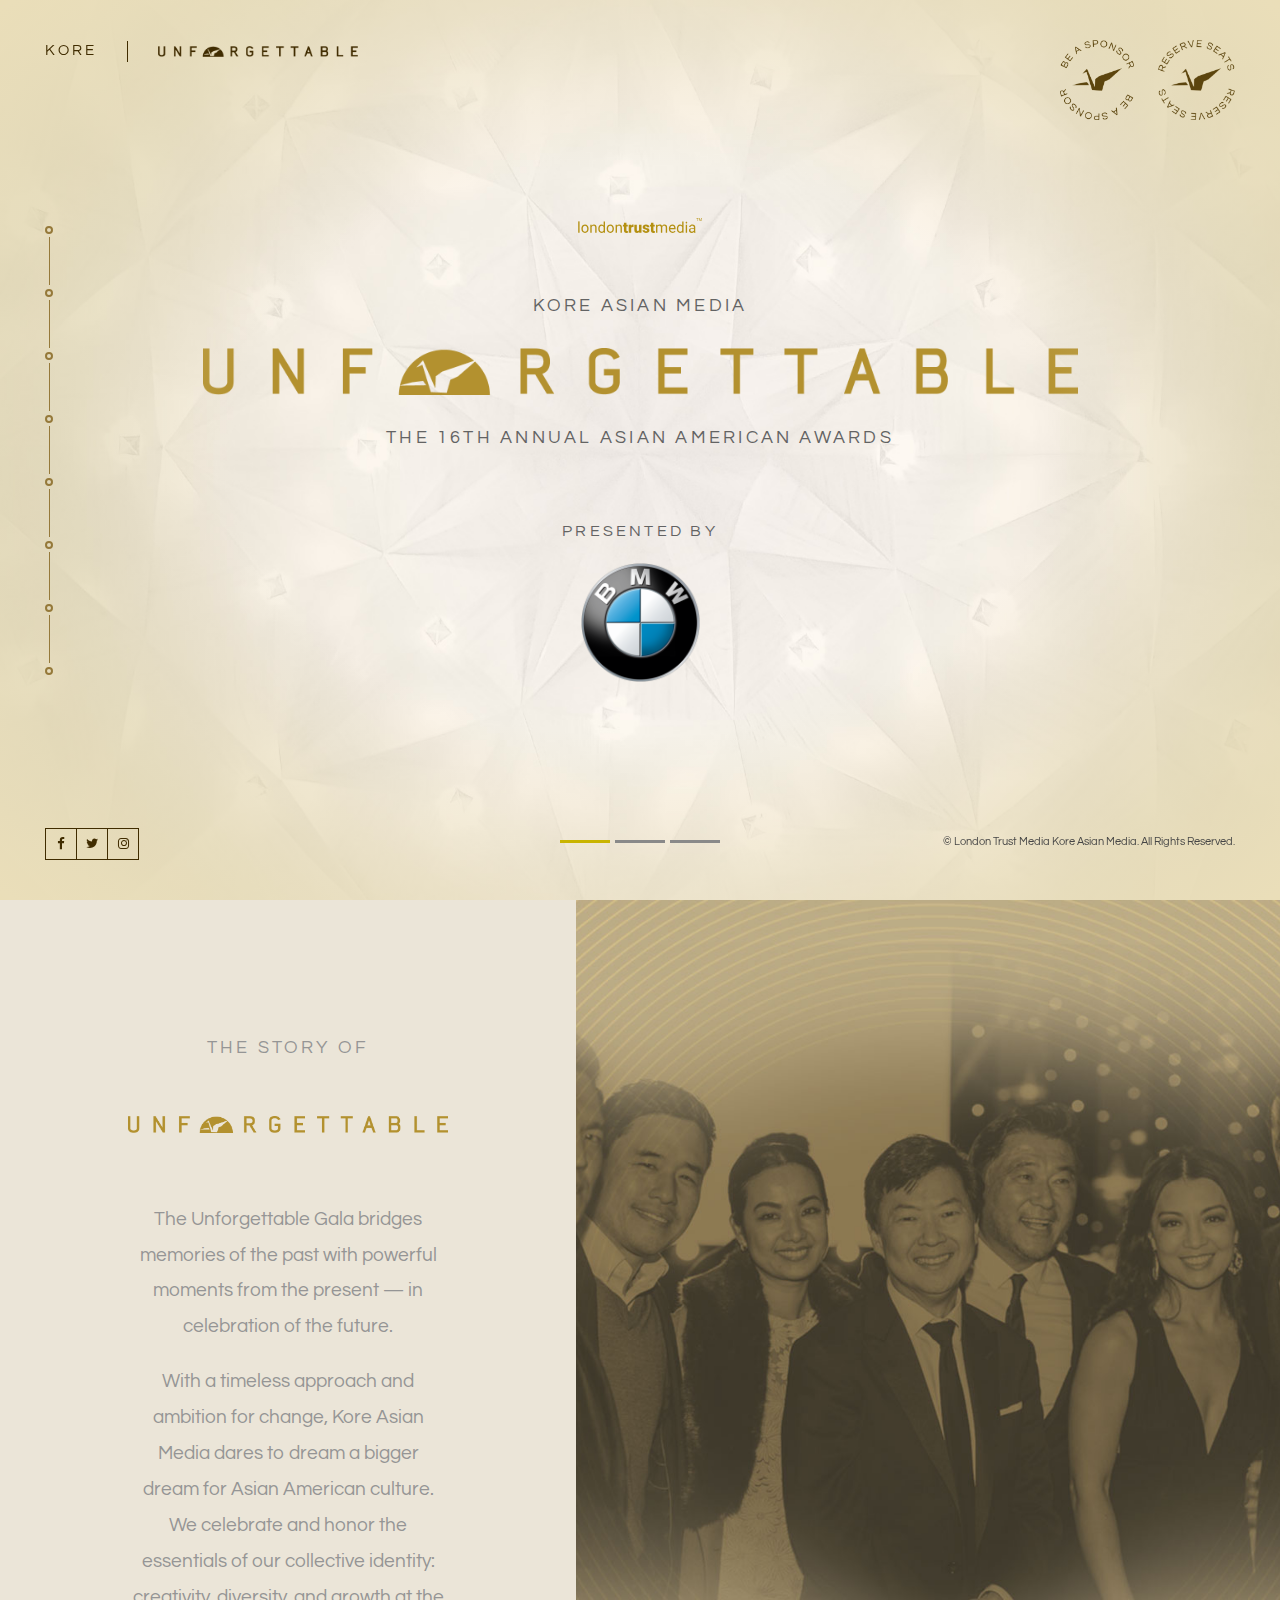
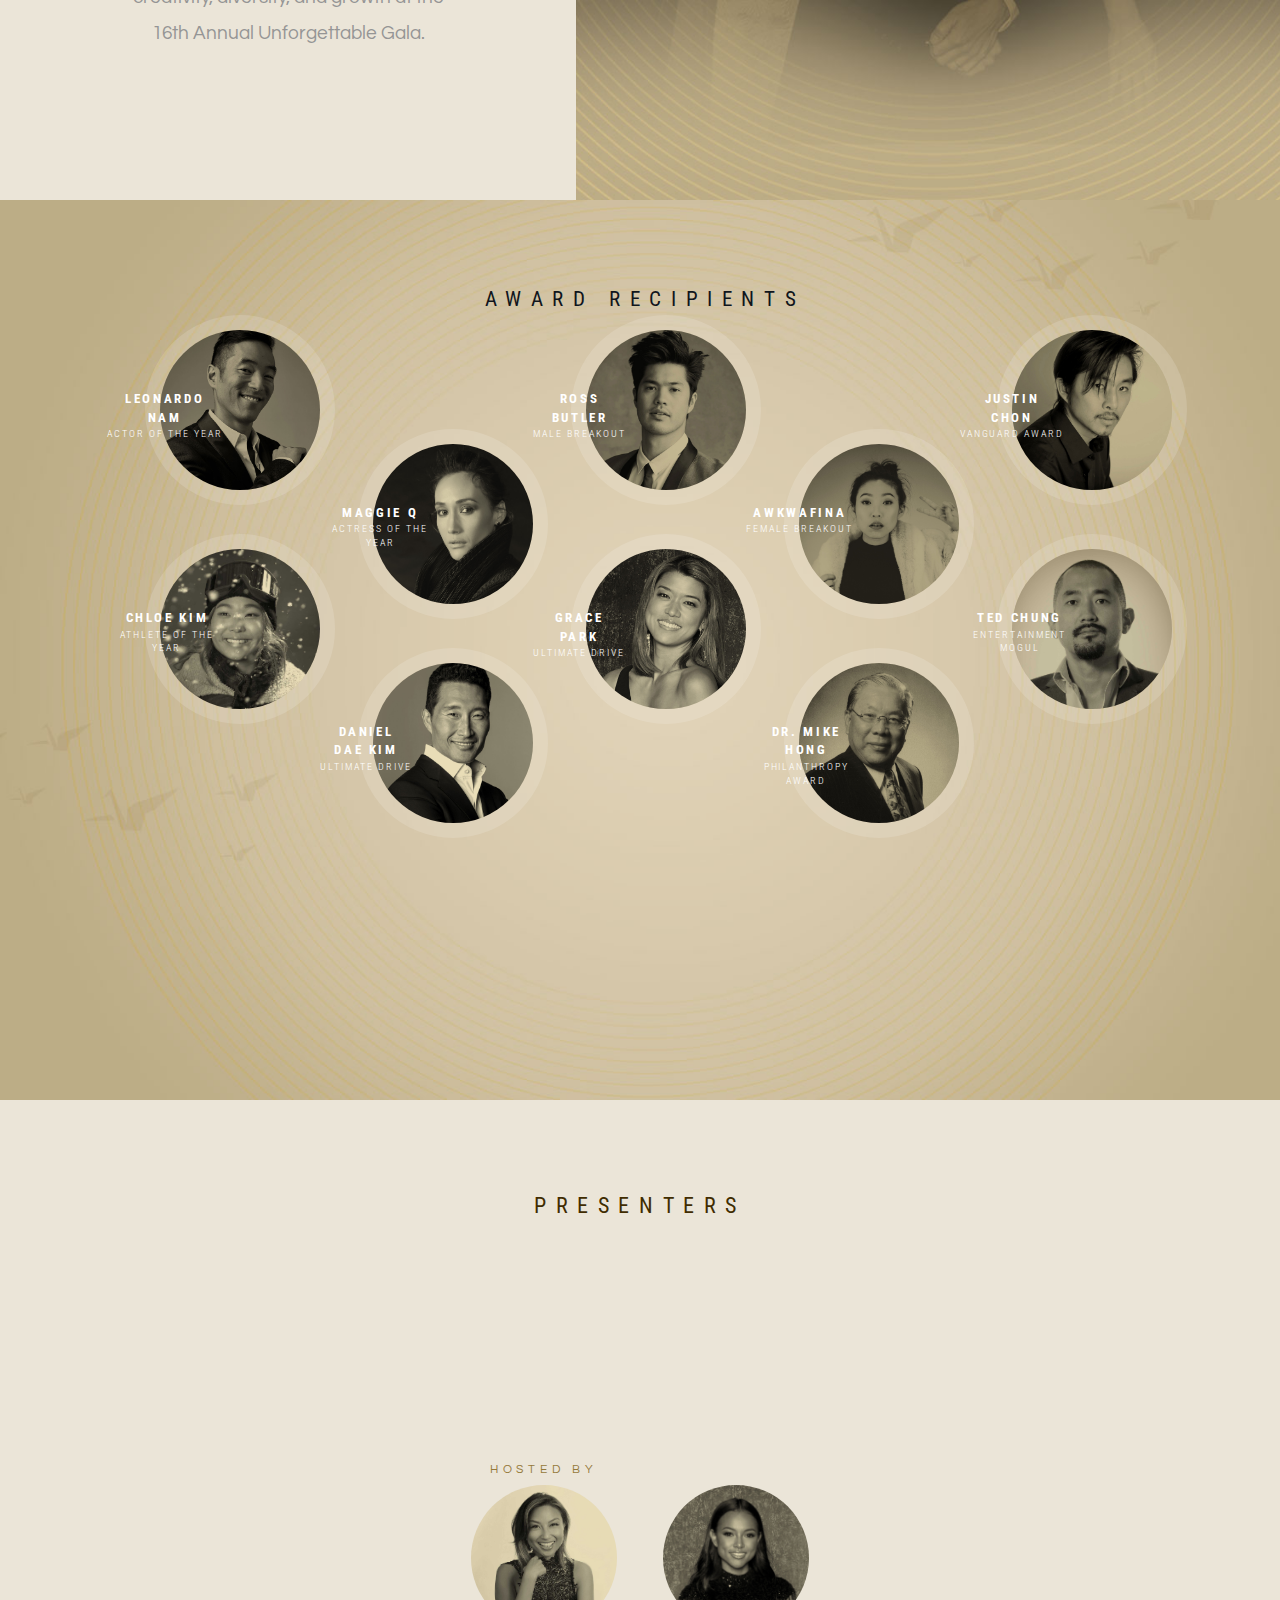
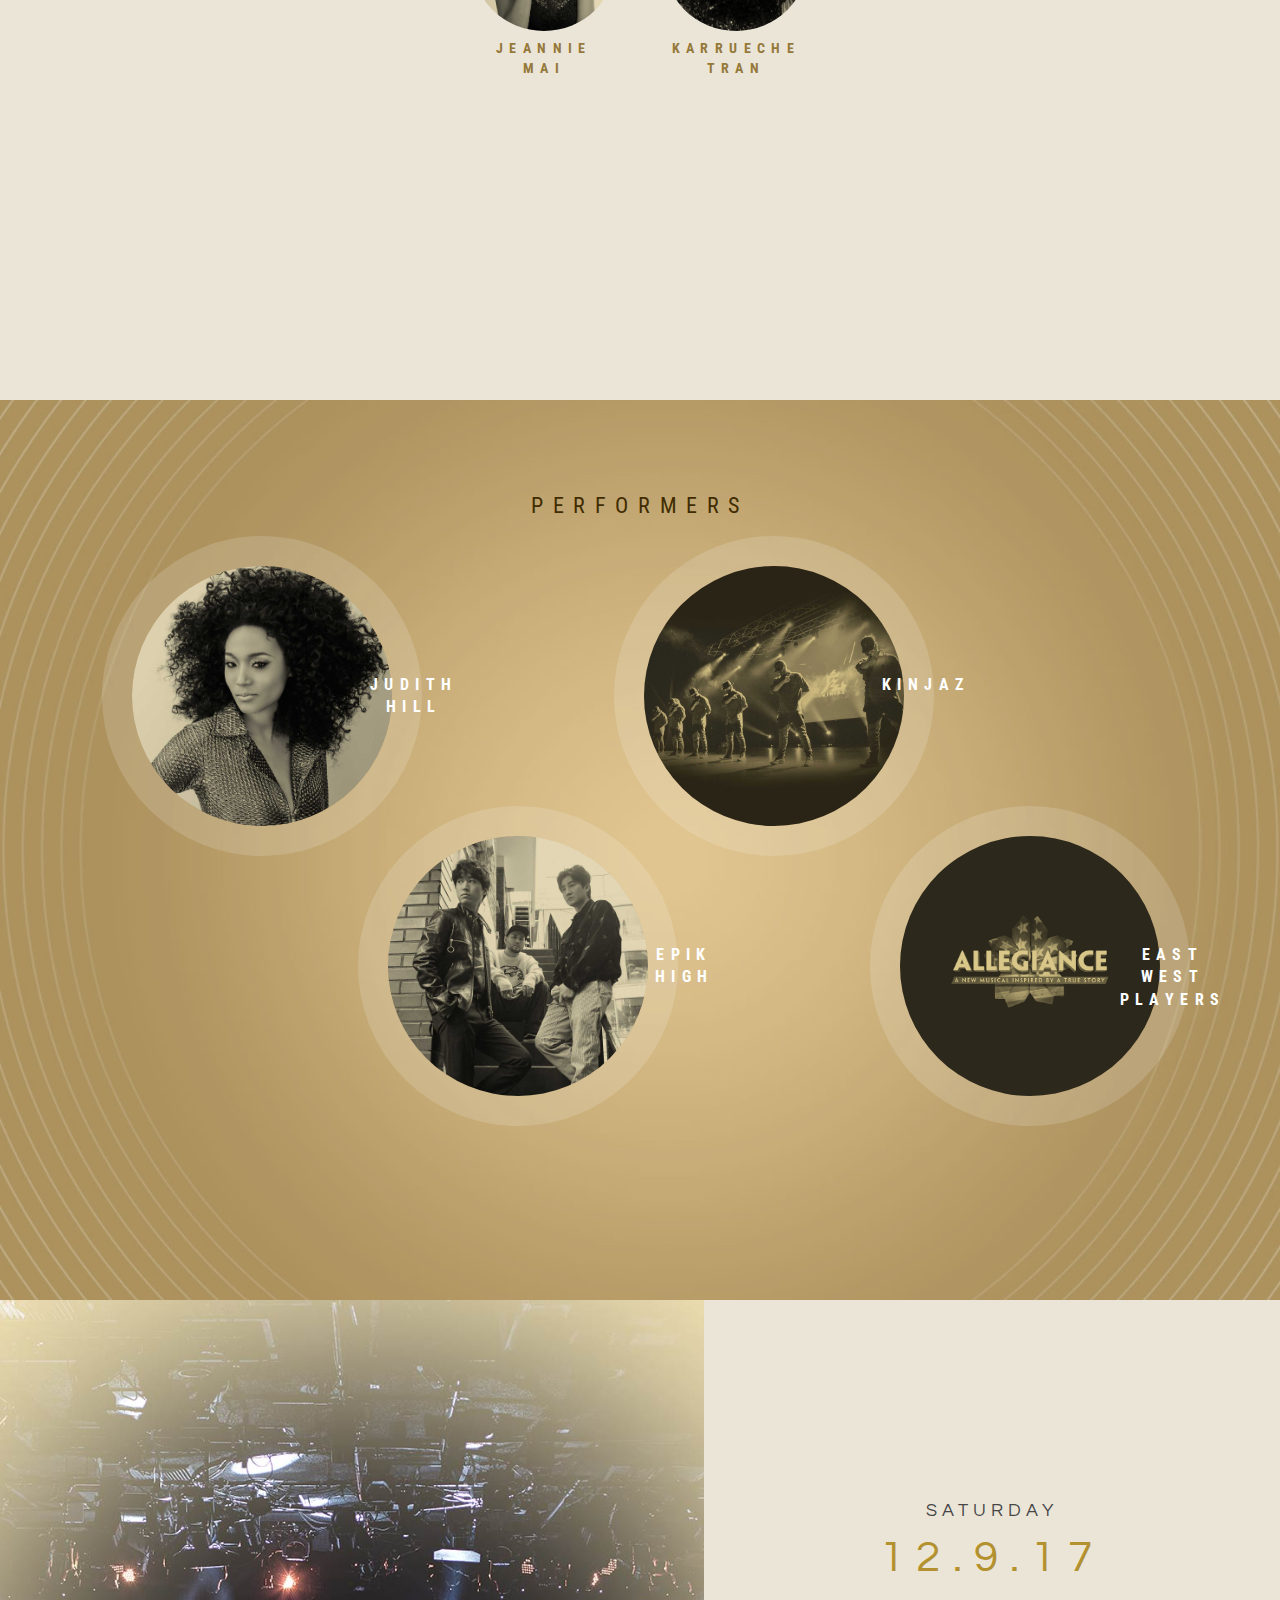
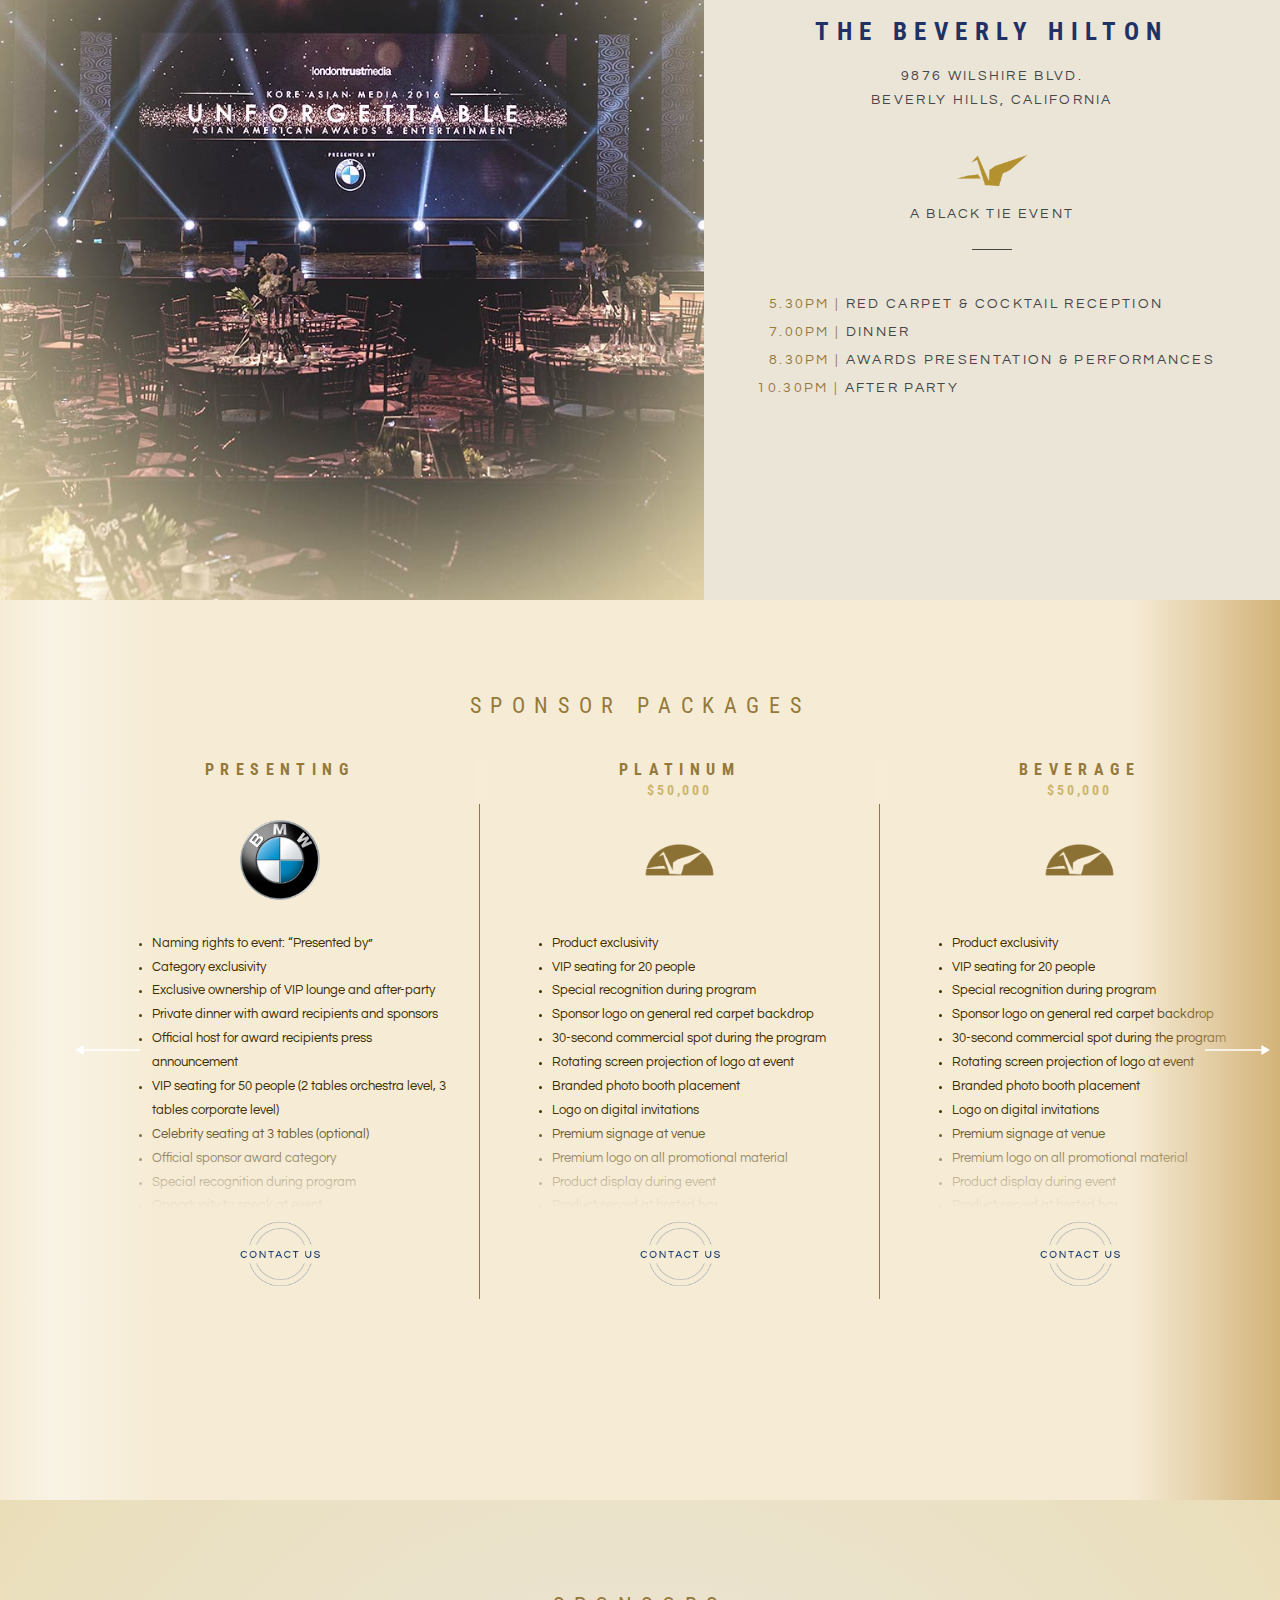
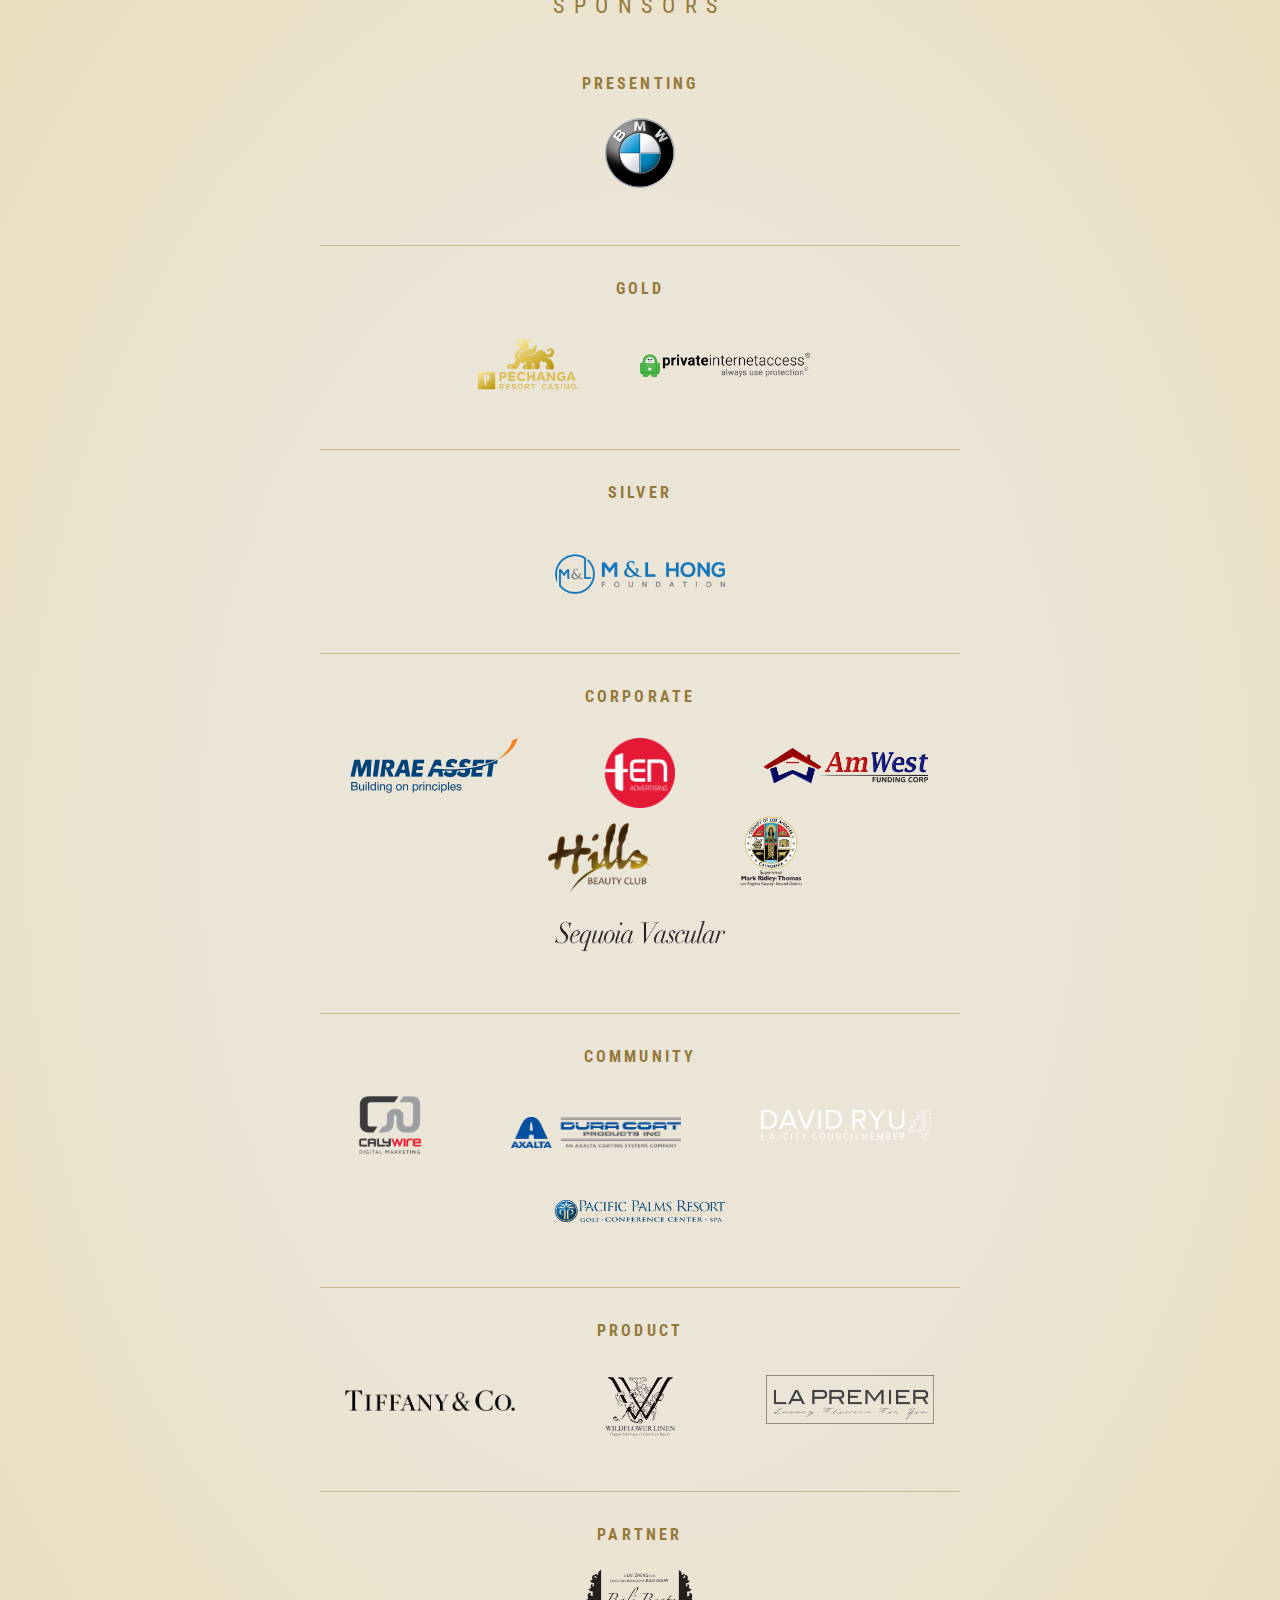
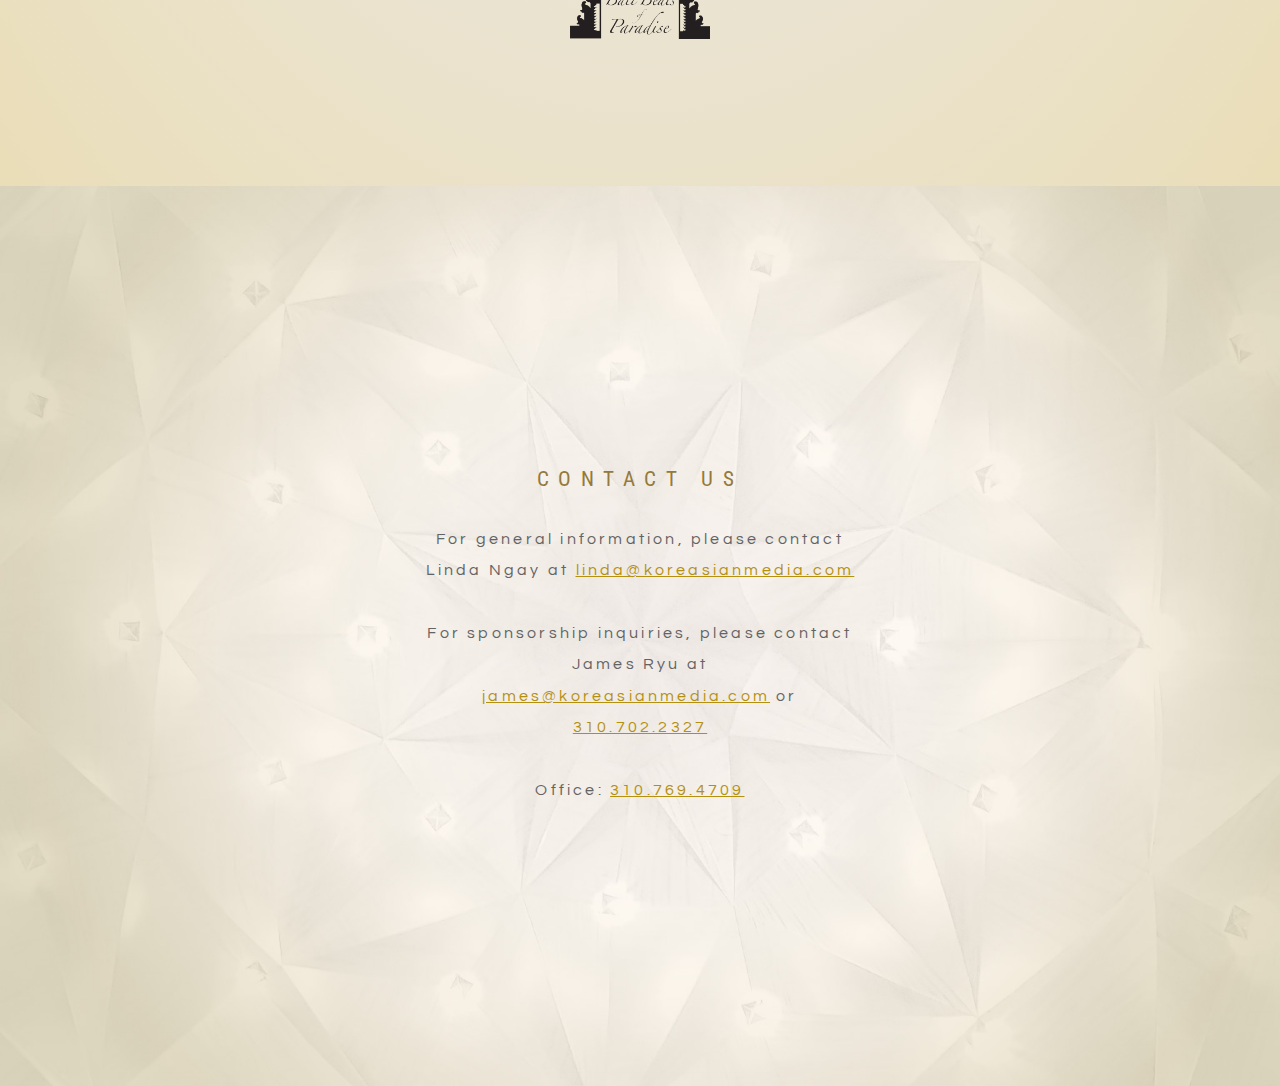
<file: index.html>
<!doctype html>
<html class="no-js" lang="en">
    <head>
        <meta charset="utf-8">
        <meta http-equiv="x-ua-compatible" content="ie=edge">
        <title>Unforgettable Gala | Kore Asian Media</title>
        <meta name="description" content="">
        <meta name="viewport" content="width=device-width, initial-scale=1">

        <link rel="manifest" href="site.webmanifest">
        <link rel="apple-touch-icon" href="icon.png">
        <!-- Place favicon.ico in the root directory -->

        <link rel="stylesheet" href="css/normalize.css">
        <link rel="stylesheet" href="css/main.css">
        <link href="https://fonts.googleapis.com/css?family=Questrial|Roboto+Condensed:300,400,700" rel="stylesheet">
        <link rel="stylesheet" href="css/font-awesome.min.css">
        <link rel="stylesheet" href="css/swiper.min.css">
        <link rel="stylesheet" href="css/unforgettable.css">
    </head>
    <body>
        <!--[if lte IE 9]>
            <p class="browserupgrade">You are using an <strong>outdated</strong> browser. Please <a href="https://browsehappy.com/">upgrade your browser</a> to improve your experience and security.</p>
        <![endif]-->

        <!-- Add your site or application content here -->
        <header class="gui">
            <div class="logo">
                <a href="http://kore.am/" target="_blank">KORE</a> <a href="#hero" class="home-link"><img src="img/LOGOS/logo-dark.png" alt="Unforgettable"></a>
            </div>
            <div class="hamburger">
                <div class="d1"></div>
                <div class="d2"></div>
                <div class="d3"></div>
            </div>
            <div class="mobile-menu">
                <button class="close">
                    <div class="l1"></div>
                    <div class="l2"></div>
                </button>
                <div class="cta">
                    <a class="sponsor-link" href="#packages">
                        <img src="img/BUTTONS/becomesponsor.png" alt="Become Sponsor">
                    </a>
                    <a href="https://unforgettablegala.eventbrite.com" target="_blank">
                        <img src="img/BUTTONS/reserveseats.png" alt="Reserve Seats">    
                    </a>
                </div>
                <nav>
                    <ul>
                        <li class="first_tier"><a href="#about">About</a></li>
                        <li class="first_tier"><a href="#recipients">Recipients</a></li>
                        <li class="first_tier"><a href="#presenters">Presenters</a></li>
                        <!-- <li class="parent"><a href="#awards">Awards</a>
                            <ul>
                                <li><a href="#recipients">Recipients</a></li>
                                <li><a href="#presenters">Presenters</a></li>
                            </ul>
                        </li> -->
                        <li class="first_tier"><a href="#performers">Performers</a></li>
                        <li class="first_tier"><a href="#eventinfo">Event Info</a></li>
                        <li class="first_tier">
                            <a href="#packages">Sponsorship Packages</a>
                        </li>
                        <li class="first_tier">
                            <a href="#sponsors">Sponsors</a>
                        </li>
                        <!-- <li class="first_tier parent"><a href>Sponsorship</a>
                            <ul>
                                <li><a href="#packages">Packages</a></li>
                                <li><a href="#sponsors">Sponsors</a></li>
                            </ul>
                        </li> -->
                        <!-- <li><a href="#packages">Sponsor Packages</a></li> -->
                        <!-- <li><a href="#pastgalas">Past Galas</a></li>
                        <li><a href="#gallery">Gallery</a></li> -->
                        <li class="first_tier"><a href="#contact">Contact</a></li>
                    </ul>
                </nav>
                <div class="social">
                    <ul>
                        <li><a href="https://www.facebook.com/koreasianmedia/" target="_blank">
                            <i class="fa fa-facebook"></i>
                        </a></li>
                        <li><a href="http://twitter.com/koreasianmedia?lang=en" target="_blank">
                            <i class="fa fa-twitter"></i>
                        </a></li>
                        <li><a href="http://www.instagram.com/koreasianmedia/" target="_blank">
                            <i class="fa fa-instagram"></i>
                        </a></li>
                    </ul>
                </div>
                <div class="copyright">
                    &copy; London Trust Media Kore Asian Media. All Rights Reserved.
                </div>
                <div class="navmask"></div>
            </div>
            <div class="promo">
                Presented By
                <img src="img/LOGOS/BMW.png" alt="BMW">
            </div>
        </header>
            
        <section class="hero" data-section-name="hero">

            <div class="swiper-container hero-swiper">

                <div class="swiper-wrapper">
                    <!-- Slides -->
                    <div class="swiper-slide" style="background-image: url('img/backgrounds/hero1.jpg');">
                        <div class="slide_one">
                            <img class="londontrust" src="img/LOGOS/LondonTrustMedia.svg" alt="London Trust Media">
                            <div>
                                Kore Asian Media
                            </div>
                            <img class="logo" src="img/LOGOS/logo@4x.png" alt="Unforgettable Gala">
                            <div>
                                The 16th Annual Asian American Awards
                            </div>
                            <div class="sponsor">
                                Presented By
                                <img src="img/LOGOS/BMW.png" alt="BMW">
                            </div>
                        </div>
                        <div class="gradient_mask"></div>
                    </div>
                    <div class="swiper-slide">
                        <iframe width="100%" height="100%" src="https://www.youtube.com/embed/Z6HUTxSq2fk?rel=0&amp;controls=0&amp;showinfo=0" frameborder="0" allowfullscreen></iframe>
                    </div>
                    <div class="swiper-slide" style="background-image: url('img/backgrounds/UNFO_SLIDE_2_1920.jpg');">
                        <div class="gradient_mask"></div>
                    </div>
                </div>
                <!-- If we need pagination -->
                <div class="swiper-pagination"></div>
            </div>
            <!-- <div class="gradient_mask"></div> -->
        </section>

        <section class="about" data-section-name="about">
            <div>
                <div class="subtitle">
                    The Story Of
                </div>
                <img src="img/LOGOS/logo@4x.png" alt="Unforgettable">
                <p style="margin-bottom: 0;">The Unforgettable Gala bridges memories of the past with powerful moments from the present — in celebration of the future.</p>
                <p>With a timeless approach and ambition for change, Kore Asian Media dares to dream a bigger dream for Asian American culture. We celebrate and honor the essentials of our collective identity: creativity, diversity, and growth at the 16th Annual Unforgettable Gala.</p>
            </div>
            <div>
                
            </div>
        </section>

        <section class="recipients people" data-section-name="recipients">
            <h1>
                Award Recipients
            </h1>
            <div>
                <div class="recipient" data-person="leonam">
                    <div class="bgimg" style="background-image: url('img/HEADSHOTS/RECIPIENTS/LEONAM.jpg')"></div>
                    <div class="name">Leonardo<br /> Nam<div>Actor of the Year</div></div>
                </div>
                <div class="recipient" data-person="maggieq">
                    <div class="bgimg" style="background-image: url('img/HEADSHOTS/RECIPIENTS/MAGGIEQ.jpg')"></div>
                    <div class="name">Maggie Q<div>Actress of the Year</div></div>
                </div>
                <div class="recipient" data-person="rossbutler">
                    <div class="bgimg" style="background-image: url('img/HEADSHOTS/RECIPIENTS/ROSSBUTLER.jpg')"></div>
                    <div class="name">Ross<br /> Butler<div>Male Breakout</div></div>
                </div>
                <div class="recipient" data-person="awkwafina">
                    <div class="bgimg" style="background-image: url('img/HEADSHOTS/RECIPIENTS/AWKQUAFINA.jpg')"></div>
                    <div class="name">Awkwafina<div>Female Breakout</div></div>
                </div>
                <div class="recipient" data-person="justinchon">
                    <div class="bgimg" style="background-image: url('img/HEADSHOTS/RECIPIENTS/JUSTINCHON.jpg')"></div>
                    <div class="name">Justin<br /> Chon<div>Vanguard Award</div></div>
                </div>
                <div class="recipient" data-person="chloekim">
                    <div class="bgimg" style="background-image: url('img/HEADSHOTS/RECIPIENTS/CHLOEKIM.jpg')"></div>
                    <div class="name">Chloe Kim<div>Athlete of the Year</div></div>
                </div>
                <div class="recipient" data-person="danieldaekim">
                    <div class="bgimg" style="background-image: url('img/HEADSHOTS/RECIPIENTS/DANIELDAEKIM.jpg')"></div>
                    <div class="name">Daniel<br /> Dae Kim<div>Ultimate Drive</div></div>
                </div>
                <div class="recipient" data-person="gracepark">
                    <div class="bgimg" style="background-image: url('img/HEADSHOTS/RECIPIENTS/GRACEPARK.jpg')"></div>
                    <div class="name">Grace<br /> Park<div>Ultimate Drive</div></div>
                </div>
                <div class="recipient" data-person="drhong">
                    <div class="bgimg" style="background-image: url('img/HEADSHOTS/RECIPIENTS/DRHONG.jpg')"></div>
                    <div class="name">Dr. Mike<br /> Hong<div>Philanthropy Award</div></div>
                </div>
                <div class="recipient" data-person="tedchung">
                    <div class="bgimg" style="background-image: url('img/HEADSHOTS/RECIPIENTS/TEDCHUNG.jpg')"></div>
                    <div class="name">Ted Chung<div>Entertainment Mogul</div></div>
                </div>
            </div>
            <!-- <div>
                <div class="recipient" data-person="danieldaekim">
                    <div class="bgimg" style="background-image: url('img/HEADSHOTS/RECIPIENTS/DANIELDAEKIM.jpg')"></div>
                    <div class="name">Daniel<br /> Dae Kim<div>Ultimate Drive</div></div>
                </div>
                <div class="recipient" data-person="gracepark">
                    <div class="bgimg" style="background-image: url('img/HEADSHOTS/RECIPIENTS/GRACEPARK.jpg')"></div>
                    <div class="name">Grace<br /> Park<div>Ultimate Drive</div></div>
                </div>
                <div class="recipient" data-person="drhong">
                    <div class="bgimg" style="background-image: url('img/HEADSHOTS/RECIPIENTS/DRHONG.jpg')"></div>
                    <div class="name">Dr. Mike<br /> Hong<div>Philanthropy Award</div></div>
                </div>
                <div class="recipient" data-person="tba">
                    <div class="bgimg" style="background-image: url('img/HEADSHOTS/RECIPIENTS/TBA.jpg')"></div>
                    <div class="name">To Be<br /> Announced</div>
                </div>
            </div> -->
            <div class="modals">
                <div id="leonam" class="modal">
                    <button class="close">
                        <div class="l1"></div>
                        <div class="l2"></div>
                    </button>
                    <div>
                        <div class="recipient">
                            <div class="bgimg" style="background-image: url('img/HEADSHOTS/RECIPIENTS/LEONAM.jpg')"></div>
                            <div class="name">Leonardo Nam</div>
                            <div class="title">Actor of the Year</div>
                        </div>
                    </div>
                    <div>
                        <div class="bio">
                            <div class="bio-scroll">
                                <p>
                                    Leonardo Nam has gained global fans through his role as the lab technician Felix Lutz on the critically acclaimed, award-winning HBO series “Westworld.” Based on the original 1973 Michael Crichton film of the same name, the series brings to life a futuristic amusement park intended for rich vacationers populated by robotic “hosts,” ultimately indulging their wildest fantasies and desires. “Westworld” premiered its first season in October 2016 and received a slew of highly esteemed nominations, including these accolades, which include: 2017 Golden Globe Awards: Best Television Series - Drama (nominated), 2017 SAG Awards: Outstanding Performance by an Ensemble in a Drama Series (nominated), 2016 Critics Choice Television Awards: Most Exciting New Series (won) and Best Drama Series (nominated), to name a few.
                                </p>
                                <p>
                                    Nam is also working on a variety of additional projects including: a supporting role in the indie feature “Puberty” for Flying Lotus’ Brainfeeder Films opposite Abbie Cornish a supporting role in the new Netflix original film “Happy Anniversary” (written and directed by Jared Stern) and a guest star role on the new Comedy Central series “Hampton DeVille.”
                                </p>
                                <p>
                                    Born in Argentina to Korean immigrant parents and raised in Sydney, Australia, Nam attended Sydney Technical High School and studied architecture at the University of New South Wales. To pursue his dream of becoming an actor, Leonardo moved to New York at 19. There he studied drama at the critically acclaimed HB Studio and also worked with the New York Public Theater/Shakespeare in the Park company and Sigourney Weaver and Jim Simpson’s The Bats Theater Company. His breakout role came in the Paramount comedy “The Perfect Score,” starring Scarlett Johansson, Chris Evans and Erika Christensen. Since then he has starred in a string of movies, namely “The Sisterhood of the Traveling Pants” 1 &amp; 2, “The Fast and the Furious: Tokyo Drift,” “Vantage Point,” “He’s Just Not That Into You,” “One for the Money,” and most recently in the Sam Raimi production “Murder of a Cat.”
                                </p>
                            </div>
                        </div>
                    </div>
                </div>
                <div id="maggieq" class="modal">
                    <button class="close">
                        <div class="l1"></div>
                        <div class="l2"></div>
                    </button>
                    <div>
                        <div class="recipient">
                            <div class="bgimg" style="background-image: url('img/HEADSHOTS/RECIPIENTS/MAGGIEQ.jpg')"></div>
                            <div class="name">Maggie Q</div>
                            <div class="title">Actress of the Year</div>
                        </div>
                    </div>
                    <div>
                        <div class="bio">
                            <div class="bio-scroll">
                                <p>Maggie Q stars as F.B.I Agent Hannah Wells on ABC’s hit drama “Designated Survivor,” currently in its second season. </p>
 
                                <p>Maggie Q starred opposite Dylan McDermott on CBS’ drama thriller series “Stalker.” Best known for her role on CW’s successful action series “Nikita,” where for four seasons, “Nikita” chronicled the story of a rogue assassin (played by Maggie Q) who returns to take down the secret organization that trained her.</p>
                                 
                                <p>In March 2014, Maggie starred as Tori in Summit Entertainment’s box office hit “Divergent,” alongside Shailene Woodley and Theo James, and returned in “Allegiant” which was released in March of 2016.</p>
                                 
                                <p>Maggie also starred in the independent cyber thriller “Jekyll Island,” alongside Minnie Driver, Dianna Agron and Ed Westwick.  Additional film credits include “Mission Impossible III,” “Live Free or Die Hard,” “Decpetion,” “New York, I Love You,” “Balls of Fury,” “House of Harmony,” “Rush Hour 2,” “The Warrior and the Wolf” and Daniel Lee’s “Three Kingdoms: Resurrection of the Dragon,” “Dragon Squad,” “Naked Weapon” and “Gen-X Cops2: Metal Mayhem.</p>    
                                 
                                <p>Maggie Q is a native of Honolulu, Hawaii. She is an animal and human rights activist through her support of programs such as PETA, Best Friends, WildAid, Kageno and the Washington D.C. based PCRM (Physicians Committee for Responsible Medicine).</p> 
                            </div>
                        </div>
                    </div>
                </div>
                <div id="rossbutler" class="modal">
                    <button class="close">
                        <div class="l1"></div>
                        <div class="l2"></div>
                    </button>
                    <div>
                        <div class="recipient">
                            <div class="bgimg" style="background-image: url('img/HEADSHOTS/RECIPIENTS/ROSSBUTLER.jpg')"></div>
                            <div class="name">Ross Butler</div>
                            <div class="title">Male Breakout</div>
                        </div>
                    </div>
                    <div>
                        <div class="bio">
                            <div class="bio-scroll">
                                <p>
                                    Ross Butler is emerging as a prominent player in Hollywood’s next generation. Variety Magazine named him one of 10 TV Stars to Watch in 2017. Butler currently portrays the popular basketball jock, Zach Dempsey in the binge-worthy Netflix series, “13 Reasons Why”. This high school drama-mystery has become one of the most watched shows of all time for the live streaming conglomerate and became the most tweeted show of 2017. Butler’s dedication to his craft and urge to break free from typecasting has earned him extraordinary praise and created a much bigger conversation about Asian Americans in diversity.
                                </p>
                                <p>
                                    Butler first began his acting career in 2010, when he left his path toward chemical engineering at Ohio State University for a life in front of the camera. He made his acting debut opposite, Zendaya, on Disney Channel’s “K.C. Undercover,” and the Disney’s smash hit “Teen Beach 2,” MTV’s most watched series and cult classic, “Teen Wolf,” and most recently as Reggie Mantle in The CW’s critically acclaimed series, “Riverdale.”
                                </p>
                            </div>
                        </div>
                    </div>
                </div>
                <div id="awkwafina" class="modal">
                    <button class="close">
                        <div class="l1"></div>
                        <div class="l2"></div>
                    </button>
                    <div>
                        <div class="recipient">
                            <div class="bgimg" style="background-image: url('img/HEADSHOTS/RECIPIENTS/AWKQUAFINA.jpg')"></div>
                            <div class="name">Awkwafina</div>
                            <div class="title">Female Breakout</div>
                        </div>
                    </div>
                    <div>
                        <div class="bio">
                            <div class="bio-scroll">
                                <p>
                                    Nora Lum, known by the moniker, Awkwafina, is a rapper, comedian, television host and actress from New York City. Born to a South Korean mother and Chinese-American father, she was raised primarily by her grandmother in Forest Hills, Queens where she attended LaGuardia High School of Music &amp; Art for the trumpet. 
                                </p>
                                <p>
                                    Awkwafina is best known for her breakout single and music video “My Vag,” which went viral on YouTube in 2012. After self-producing and releasing her first album “Yellow Ranger” in 2014, she was added to the cast of MTV's “Girl Code” and “Girl Code Live.” Later that year, she began filming the first season of her web series “Tawk,” which was named an Official Honoree in the 2016 Webby Awards. She was cast in her first film later that year with Seth Rogen and Zac Efron in “Neighbors 2: Sorority Rising.” The part led to roles in three more films, including a lead role in the highly-anticipated summer blockbuster Ocean's 8, alongside Sandra Bullock, Cate Blanchett, Rihanna and others. Last spring, she was added to the cast of "Crazy Rich Asians" as the part of Peik Lin. 
                                </p>
                            </div>
                        </div>
                    </div>
                </div>
                <div id="justinchon" class="modal">
                    <button class="close">
                        <div class="l1"></div>
                        <div class="l2"></div>
                    </button>
                    <div>
                        <div class="recipient">
                            <div class="bgimg" style="background-image: url('img/HEADSHOTS/RECIPIENTS/JUSTINCHON.jpg')"></div>
                            <div class="name">Justin Chon</div>
                            <div class="title">Vanguard</div>
                        </div>
                    </div>
                    <div>
                        <div class="bio">
                            <div class="bio-scroll">
                                <p>
                                    Filmmaker and actor, Justin Chon richly deserved the major attention he enjoyed at this year’s Sundance Film Festival for his film “Gook,” taking home the Next Audience Award. Set during the 1992 L.A. Riots, the film centers on the relationship between an African American girl and two Korean brothers who own a shoe store in Paramount, California. The film was inspired by events from Chon’s own childhood. He was born in South Korea and grew up in California’s Bay Area, where he helped out at his parents’ beauty supply store. In August 2017, the limited national release of “Gook” opened to widespread critical acclaim and a positive public reception.
                                </p>
                                <p>
                                    Although Chon is known worldwide for his role as Eric Yorkie in the “Twilight” series, he has also appeared in a recurring role on the ABC sitcom “Dr. Ken” and will star in the new and highly anticipated ABC drama series “Deception.” Chon also wrote, produced and starred in his own independent film “Man-Up.” Other starring film credits include “Soul Searching,” the Martin Scorsese executive produced feature “Revenge of the Green Dragons” and “21 and Over” from the creators of “The Hangover.” Other credits include “From the Rough” opposite Taraji P. Henson, “Crossing Over” opposite Harrison Ford, and many others.
                                </p>
                            </div>
                        </div>
                    </div>
                </div>
                <div id="chloekim" class="modal">
                    <button class="close">
                        <div class="l1"></div>
                        <div class="l2"></div>
                    </button>
                    <div>
                        <div class="recipient">
                            <div class="bgimg" style="background-image: url('img/HEADSHOTS/RECIPIENTS/CHLOEKIM.jpg')"></div>
                            <div class="name">Chloe Kim</div>
                            <div class="title">Athlete of the Year</div>
                        </div>
                    </div>
                    <div>
                        <div class="bio">
                            <div class="bio-scroll">
                                <p>Chloe kicked off the 2016-17 season winning Gold medals at the Copper Grand Prix and LAAX Open, pushing her consecutive event win streak to eight. She went on to win Bronze at X Games and the first World Cup Crystal Globe of her career. Chloe finished the season defending her Gold medal at the Burton US Open, cementing her status as the top female halfpipe rider in the world heading into the 2018 Olympics.</p>

                                <p>During the 2015-16 season, Chloe won six Gold and two Silver medals. Chloe season highlights included defending her X Games Gold medal, becoming the first X Games athlete to win two Golds before the age of 16. Chloe continued to break new ground in women’s snowboarding, becoming the first woman to land back-to-back 1080s and score a perfect 100.</p>

                                <p>Chloe made history during the 2014-15 season when she became the youngest competitor (at 14 years old) to win a winter X Games Gold medal.</p>

                                <p>2013-14 was Chloe’s breakout season. The year began with a Bronze medal at the Dew Tour and continued with Chloe grabbing Silver at X Games. She finished the season with another Silver at the Burton US Open – all at the age of 13.</p>

                                <p>Chloe has had just as much success off of the mountain as she has had on it, being featured on Forbes 30 under 30 list in 2017, TIME’s 30 Most Influential Teens of 2016, and espnW’s 2015 IMPACT25 list. In addition, Chloe has been nominated for an ESPY, Kids Choice Sports Award, and two Laureus World Sports Awards.</p>

                                <p>Chloe qualified to make the 2014 Olympic Halfpipe team, but due to her age and IOC rules, was unable to compete, setting up her debut on the Olympics stage in Korea in 2018. Chloe’s first tracks on a snowboard were at the age of four and she began competing when she was six. Chloe, whose parents emigrated from Korea, now lives in Los Angeles with her family.</p>

                                <p>Photo Credit: Getty Sports.</p>
                            </div>
                        </div>
                    </div>
                </div>
                <div id="danieldaekim" class="modal">
                    <button class="close">
                        <div class="l1"></div>
                        <div class="l2"></div>
                    </button>
                    <div>
                        <div class="recipient">
                            <div class="bgimg" style="background-image: url('img/HEADSHOTS/RECIPIENTS/DANIELDAEKIM.jpg')"></div>
                            <div class="name">Daniel Dae Kim</div>
                            <div class="title">Ultimate Drive</div>
                        </div>
                    </div>
                    <div>
                        <div class="bio">
                            <div class="bio-scroll">
                                <p>Daniel Dae Kim continues his string of multifaceted and stereotype-breaking roles as an actor, director and producer. Prior to his seven-season portrayal of Chin Ho Kelly on “Hawaii Five-0”, Kim was best known for his role as Jin Soo Kwon on the hit TV series “Lost,” for which he shared a 2006 Screen Actors Guild Award for Best Ensemble, and was individually honored with an AZN Asian Excellence Award, a Multicultural Prism Award and a Vanguard Award from the Korean American Coalition, all for Outstanding Performance by an Actor.  In 2009, he was recognized with the prestigious KoreAm Achievement Award in the field of Arts and Entertainment, and has twice been named one of PEOPLE Magazine’s "Sexiest Men Alive."</p>
                                <p>Born in Busan, South Korea, and raised in New York and Pennsylvania, Kim discovered acting while a student at Haverford College. After graduation, he moved to New York City, where he began his career on stage, performing in classics such as "Romeo and Juliet,” “Ivanov,” and "A Doll's House," Despite early success, he decided to deepen his knowledge of the craft by enrolling at New York University's Graduate Acting Program, where he earned his Master's Degree. After receiving his MFA, Kim's film career began in earnest with roles in "The Jackal," "For Love of the Game," "The Hulk," "Spider-Man 2" and "The Cave," as well as the Academy Award-winning "Crash.” Most recently, he created the role of Jack Kang for “Insurgent,” and “Allegiant” of the “Divergent Series.” </p>
                                <p>Most recently, he received a Broadway Beacon Award for his role as the King of Siam in Lincoln Center’s Tony award-winning production of “The King and I,” as well as the Theater Legacy Award from New York’s Pan Asian Repertory Theater. Outside of his artistic endeavors, he actively pursues interests in the community at large, having most recently served as Cultural Envoy and Member of the U.S. Presidential Delegation for the United States at the World Expo in Korea.</p>
                            </div>
                        </div>
                    </div>
                </div>
                <div id="gracepark" class="modal">
                    <button class="close">
                        <div class="l1"></div>
                        <div class="l2"></div>
                    </button>
                    <div>
                        <div class="recipient">
                            <div class="bgimg" style="background-image: url('img/HEADSHOTS/RECIPIENTS/GRACEPARK.jpg')"></div>
                            <div class="name">Grace Park</div>
                            <div class="title">Ultimate Drive</div>
                        </div>
                    </div>
                    <div>
                        <div class="bio">
                            <div class="bio-scroll">
                                <p>Grace Park is a fan-favorite for her starring roles on the critically acclaimed series "Battlestar Galactica," in which she played not one, but two leading roles (Boomer and Athena). Her performance garnered her a place in TV Guide's "100 Most Memorable Moments in TV History.”</p>
                                <p>Born in Los Angeles and raised in Canada, Park received a degree in Psychology from the University of British Columbia before turning her attention to film and television. Her performance in "The Border", earned a nomination for a Gemini Award for Best Performance by an Actress in a Leading Dramatic Role. </p>
                                <p>Solidifying herself as a staple in the entertainment industry, Grace Park’s seven-season-run on “Hawaii Five-0,” brought heart, suspense, tragedy and sensuality to the iconic role of Kono Kalakaua. As a result, she was nominated in both 2011 and 2012 for a Teen Choice Award for Choice TV Actress: Action. </p>
                                <p>Park has earned a nomination for Outstanding Newcomer Award in 2006 by the Asian Excellence Awards for her artistry. In 2010, she received the Achievement Award in Entertainment from KoreAm. In 2014, Park was honored with the APEX Inspiration Award and inducted into the Asian Hall of Fame.</p>
                            </div>
                        </div>
                    </div>
                </div>
                <div id="drhong" class="modal">
                    <button class="close">
                        <div class="l1"></div>
                        <div class="l2"></div>
                    </button>
                    <div>
                        <div class="recipient">
                            <div class="bgimg" style="background-image: url('img/HEADSHOTS/RECIPIENTS/DRHONG.jpg')"></div>
                            <div class="name">Dr. Mike Hong</div>
                            <div class="title">Philanthropy Award</div>
                        </div>
                    </div>
                    <div>
                        <div class="bio">
                            <div class="bio-scroll">
                                <p>Dr. Mike Hong is a Korean American philanthropist and entrepreneur, who has been a long-time partner with Kore Asian Media. After founding the Dura Coat Products company in 1986, he has been widely recognized in the Chemistry and Biochemistry fields, receiving a distinguished alumni award from his alma mater, UCLA. Since graduating from UCLA in 1959, Dr. Mike Hong has given the commencement address as well at donating influential funds to the biochemistry and chemistry departments.</p>
                                <p>Alongside his massive success in business, Dr. Hong separates himself from the rest of the pack through his utter commitment to philanthropy and dedication to promoting and celebrating the Korean American diaspora. Honored by a number of publications and organizations for his trailblazing humanitarianism. Dr. Hong continues to pave the way for generations to come in his devotion to raising the bar in the Korean American community.</p>
                            </div>
                        </div>
                    </div>
                </div>
                <div id="tedchung" class="modal">
                    <button class="close">
                        <div class="l1"></div>
                        <div class="l2"></div>
                    </button>
                    <div>
                        <div class="recipient">
                            <div class="bgimg" style="background-image: url('img/HEADSHOTS/RECIPIENTS/TEDCHUNG.jpg')"></div>
                            <div class="name">Ted Chung</div>
                            <div class="title">Entertainment Mogul</div>
                        </div>
                    </div>
                    <div>
                        <div class="bio">
                            <div class="bio-scroll">
                                <p>Ted Chung is a music industry institution. Since 1999, he has judiciously helmed Snoop’s creative and prolific career. Chung has also successfully launched profitable media companies, marketing agencies, and entertainment ventures. All along the way, he has exhibited a flair for street-level grassroots marketing. “I started out DJ’ing and producing music in high school, which led me to the business side: I began meeting guys who represented and promoted music to DJs, and they introduced me to the world of street-team marketing,” Chung recently told "Billboard Magazine."</p>

                                <p>A native of Palos Verdes, California, Chung is the son of Korean immigrants and graduated from the Wharton School of Business at the University of Pennsylvania with a specialization in Entertainment Marketing. He and his cousin Seung Chung co-founded the Cashmere Agency in a borrowed one-room office in 1998. Soon after, he started Stampede Management with Snoop as his longtime client. Cashmere Agency and Stampede Management is now generously housed in an enormous warehouse space in Playa del Rey with plenty of space for their 40+ millennial staff to work their marketing magic on brands like Red Bull, Adidas, Netflix, E!, Sony Pictures and the Korean mobile-games company Com2uS.</p>
                            </div>
                        </div>
                    </div>
                </div>
                <img class="carousel-controls next" src="img/BUTTONS/arrow-right.svg" alt="Next Recipient" />
                <img class="carousel-controls previous" src="img/BUTTONS/arrow-left.svg" alt="Previous Recipient" />
            </div>
        </section>

        <section class="presenters people" data-section-name="presenters">
            <h1>Presenters</h1>
            <div class="presenter-container">
                <div class="presenter" data-person="jeanniemai">
                    <div class="image">
                        <img src="img/HEADSHOTS/PRESENTERS/JEANNIEMAI.jpg" alt="Jeannie Mai">
                    </div>
                    <div class="host">
                        Hosted By
                    </div>
                    <div class="name">
                        Jeannie Mai
                    </div>
                </div>
                <div class="presenter" data-person="karruechetran">
                    <div class="image">
                        <img src="img/HEADSHOTS/PRESENTERS/KARRUECHETRAN.jpg" alt="">
                    </div>
                    <div class="name">
                        Karrueche Tran
                    </div>
                </div>
                <!-- <div class="presenter" data-person="tokimonsta">
                    <div class="image">
                        <img src="img/HEADSHOTS/PRESENTERS/TOKIMONSTA.jpg" alt="">
                    </div>
                    <div class="name">
                        Rich Chigga
                    </div>
                </div>
                <div class="presenter" data-person="tokimonsta">
                    <div class="image">
                        <img src="img/HEADSHOTS/PRESENTERS/TOKIMONSTA.jpg" alt="">
                    </div>
                    <div class="name">
                        David Choe
                    </div>
                </div>
                <div class="presenter" data-person="tokimonsta">
                    <div class="image">
                        <img src="img/HEADSHOTS/PRESENTERS/TOKIMONSTA.jpg" alt="">
                    </div>
                    <div class="name">
                        Dumbfoundead
                    </div>
                </div>
                <div class="presenter" data-person="tokimonsta">
                    <div class="image">
                        <img src="img/HEADSHOTS/PRESENTERS/TOKIMONSTA.jpg" alt="">
                    </div>
                    <div class="name">
                        Wong Fu Productions
                    </div>
                </div>
                <div class="presenter" data-person="tokimonsta">
                    <div class="image">
                        <img src="img/HEADSHOTS/PRESENTERS/TOKIMONSTA.jpg" alt="">
                    </div>
                    <div class="name">
                        Jeannie Mai
                    </div>
                </div>
                <div class="presenter" data-person="tokimonsta">
                    <div class="image">
                        <img src="img/HEADSHOTS/PRESENTERS/TOKIMONSTA.jpg" alt="">
                    </div>
                    <div class="name">
                        Tokimonsta
                    </div>
                </div>
                <div class="presenter" data-person="tokimonsta">
                    <div class="image">
                        <img src="img/HEADSHOTS/PRESENTERS/TOKIMONSTA.jpg" alt="">
                    </div>
                    <div class="name">
                        David Choe
                    </div>
                </div>
                <div class="presenter" data-person="tokimonsta">
                    <div class="image">
                        <img src="img/HEADSHOTS/PRESENTERS/TOKIMONSTA.jpg" alt="">
                    </div>
                    <div class="name">
                        Dumbfoundead
                    </div>
                </div> -->
            </div>
            <div class="modals">
                <div id="jeanniemai" class="modal">
                    <button class="close">
                        <div class="l1"></div>
                        <div class="l2"></div>
                    </button>
                    <div>
                        <div class="recipient">
                            <div class="bgimg" style="background-image: url('img/HEADSHOTS/PRESENTERS/JEANNIEMAI.jpg')"></div>
                            <div class="name">Jeannie Mai</div>
                            <div class="title">Host</div>
                        </div>
                    </div>
                    <div>
                        <div class="bio">
                            <div class="bio-scroll">
                                <p>Jeannie Mai is a style expert, television personality and executive producer. Jeannie can be seen as one of four energetic co-host's on the Fox's Emmy Nominated talk show “The Real.” Bringing her sassy personality and her style expertise to the forefront Jeannie has been a recurring fashion correspondent for many popular shows such as “Today Show,” “Entertainment Tonight,” “Insider” and “E! News.” Mai will also be joining TBS’ “Snoop Dogg Presents Joker’s Wild” as ‘Lady Luck,’ assisting both Snoop Dogg and the contestants on the popular game show. It has always been Jeannie's mission to inspire and empower women, recently, Jeannie was honored by Ciroc, Variety and WWD Magazine as one of their 2016 Women of Empowerment. She recently executive produced “Stopping Traffic: The Movement to End Sex Trafficking,” a documentary that investigates the international crisis of human sex trafficking from a deeply personal point of view.</p>

                                <p>Television personality, executive producer and style maven Jeannie Mai brings her energetic and infectious personality into homes across America every day as the co-host of the daytime syndicated talk show “The Real.” Now in its fourth season, “The Real” airs live on Fox and is broadcast on BET. Emmy-nominated for Outstanding Talk Show, Jeannie along with three other bold, diverse and outspoken hosts reflect the home audience by unapologetically saying what real women are actually thinking. Jeannie’s unique perspectives are brought to life through candid conversations about topics ranging from her own personal life to daily news headlines to beauty, fashion and relationships.</p>

                                <p>Prior to “The Real,” Jeannie was known as the sassy host of Style Network’s Emmy-nominated show “How Do I Look?” where she utilized her cheeky sense of humor to boost the self-esteem and life goals of women through their style choices. With a vision to empower women worldwide, she brought the success of this American show overseas and is now the executive producer and host of the lively and heartfelt series, “How Do I Look? Asia.”</p>

                                <p>In addition to her multiple hit television shows, Jeannie has been a recurring fashion correspondent for the “Today Show,” “Entertainment Tonight,” “Insider” and “E! News” where she served as the primary style authority for trend reports and popular awards show coverage. Other credits include hosting GSN’s retro futuristic, skill-based competition series “Steampunk'd” and co-hosting Style Network’s live late-night talk show “Style Pop,” keeping viewers up-to-date on the latest lifestyle trends in fashion, beauty and pop culture. Jeannie was the color commentator for NBC’s Miss USA and Miss Universe competitions along with the red carpet pre-shows for the Golden Globe Awards, Billboard Music Awards, Grammy’s and Oscars. She was also the resident fashion expert dramatically transforming contestants on NBC's hit series “The Biggest Loser,” “Asia's Next Top Model” and more. Before “How Do I Look?” Jeannie hosted several specials for Style Network including: “Go Fix Yourself,” “Dude,” “Where’s Your Style?” and “Lucky Shops,” in conjunction with Lucky magazine and their series “Tips Today” conjointly with the “Today Show” opposite Natalie Morales. Prior to her work with Style Network and NBC, Jeannie was part of the beauty squad on the hit TLC series “10 Years Younger” and also was one of the judges on the TLC reality series “Miss America: Reality Check.”</p>

                                <p>Outside of her television career, Jeannie has been a brand ambassador for numerous companies including: Macy’s, Colgate, Yoplait, The Limited, Microsoft, Biogen, David’s Bridal, Ford, Avon, Splenda and Woolite. In the digital realm, Jeannie was the resident contributor to Perez Hilton’s fashion site Cocoperez.com. She hosted the first-ever stylist competition on YouTube Maker’s “The Next Style Star” and was the digital correspondent for NBC's “Fashion Star.” Her popularity on television and social media paved the way for Jeannie to become a frequent live event emcee for BeautyCon, which is America’s largest global beauty experience for millennials and digital content creators.</p>

                                <p>Before becoming a television personality and household style expert, Jeannie was a celebrity makeup artist and stylist from San Jose, California. Throughout her career, she has worked with many celebrities including: Sarah Jessica Parker, Alicia Keys, Jennifer Aniston, Christina Aguilera and Kelly Osbourne. She premiered on the Emmy-nominated Asian American television magazine show “Stir.” After gaining attention for her spunky personality and knack for style, Jeannie became an entertainment reporter and producer of the WB’s “Daily Mixx” before moving to Los Angeles to host MTV’s “Granted” alongside Frankie Muniz. Her big break came when she was tapped to host “Character Fantasy” on USA Network and eventually became a regular correspondent for “Extra” alongside Mario Lopez.</p>

                                <p>Jeannie has made it her mission to inspire women. She has received rave reviews as a speaker at events such as Maria Shriver’s The Women’s Conference on the main stage alongside Jane Fonda, Jessica Simpson and Donna Karan. Recently, Jeannie was honored by Ciroc, Variety and WWD Magazine as one of their 2016 Women of Empowerment.</p>

                                <p>Jeannie’s passion to revolutionize women from the outside in stems from her psychology of style otherwise known as “Wearapy.” She defines Wearapy as her philosophy that personal style and wardrobe can have a transforming and healing effect on a woman’s confidence and mood. Rather than focusing on trends or labels, Jeannie teaches how this practice can lead to a more productive day and in turn a more fulfilling, purposeful life. </p>

                                <p>Deeply committed to charities that advance women’s interests, Jeannie serves as a board member for organizations, such as Dress for Success and Same Sky, to build the business potential for women. As a first-generation daughter to immigrant Vietnamese and Chinese parents, Jeannie strives to give back to her homeland by frequently traveling to Asia to volunteer her time with inspiring organizations dedicated to helping those who are less fortunate. For the past five years, she has served as an advocate to fight human trafficking. Currently Jeannie is an ambassador for the Pacific Links Foundation, an organization committed to rescuing women and children from sex trafficking and modern-day slavery by providing employment and vocational opportunities. She is also an ambassador for Step Up whose mission is to propel girls from under-resourced communities to fulfill their potential by empowering them to become confident, college-bound, career-focused, and ready to join the next generation of professional women. Before that, she served as a missionary and ambassador to organizations such as Nightlight International, Not For Sale and Heartbeat Vietnam. </p>

                                <p>Driven by the power of unity in community, Jeannie travels frequently and uses her social media and blog, (www.theJeannieMai.com), to engage her audience in her daily conversations about social causes, personal style, family, faith, love and life. She is committed to using her voice to celebrate the potential of others. As Jeannie says, "There will always be somebody who can't see your worth. Don't let it be you."</p>
                            </div>
                        </div>
                    </div>
                </div>
                <div id="karruechetran" class="modal">
                    <button class="close">
                        <div class="l1"></div>
                        <div class="l2"></div>
                    </button>
                    <div>
                        <div class="recipient">
                            <div class="bgimg" style="background-image: url('img/HEADSHOTS/PRESENTERS/KARRUECHETRAN.jpg')"></div>
                            <div class="name">Karrueche Tran</div>
                        </div>
                    </div>
                    <div>
                        <div class="bio">
                            <div class="bio-scroll">
                                <p>Meet actress/model Karrueche Tran, one of Hollywood's most beloved starlets. Hailing from Los Angeles, Karrueche began her career in entertainment as a celebrity stylist.  With her sweet demeanor and exotic looks, Karrueche leaves a trail of fans and admirers everywhere she goes. It was only after a big break with BET in 2014 that Karrueche began her career as an actress. After a handful of indie film projects, Karrueche eventually got her big break when she was cast in TNT’s “CLAWS” which premiered this summer to rave reviews. </p>

                                <p>Karrueche got her first taste of being in front of the camera when she hosted the BET Awards red carpet and multiple events during BET Weekend. The experience propelled Karrueche into additional opportunities with the BET family, hosting multiple 106 and Park episodes and BET specials. Over the past two years, Karrueche has continued to perfect her craft and continues to grow as an emerging actress with roles in the films “The Nice Guys”, “A Weekend with the Family”, “:Only for One Night”, and the SXSW award-winning horror film “Welcome to Willits”. Karrueche has also guest starred on the Centric hit series “Single Ladies” and the Emmy-winning series “The Bay.” In 2017, Karrueche co-starred in the Rashida Jones executive produced dramedy “CLAWS,” opposite Niecy Nash.  She also completed principal photography starring in Lionsgate’s HONORED.</p>

                                <p>Karrueche has also had the opportunity to collaborate with some incredible brands including ColourPop, for the launch of her makeup collaboration KaePop, a line of high-end temporary tattoos with Tattify called K-INK, a capsule collection for festival season with This is a Love Song, as well as V/SUAL by Van Styles on a limited edition t-shirt line, which was exclusively sold at PacSun. Her love for fashion and beauty is complimented by her desire to give back through charity and philanthropic endeavors. "Helping those who are facing a challenge is extremely important to me. If you have an opportunity to lend a helping hand to someone in one way or another, you absolutely should."</p>

                                <p>Philanthropy has always played a significant role in the young star’s life. Karrueche currently serves on the Board of Directors for The Environmental Media Association’s (EMA), a non-profit organization committed to providing urban school gardens that inspire students to make healthier food choices and have greater self-confidence and leadership skills. As a young EMA board member, Karrueche especially plays a big proponent in inspiring youth. She has donated her time and own investment to the Green My School Program through her ColourPop cosmetics line, as well as currently spearheading The Watt’s Garden Project.</p>
                            </div>
                        </div>
                    </div>
                </div>
                <img class="carousel-controls next" src="img/BUTTONS/arrow-right.svg" alt="Next Recipient" />
                <img class="carousel-controls previous" src="img/BUTTONS/arrow-left.svg" alt="Previous Recipient" />
            </div>
        </section>

        <section class="performers people" data-section-name="performers">
            <h1>Performers</h1>
            <div>
                <div class="recipient" data-person="judithhill">
                    <div class="bgimg" style="background-image: url('img/HEADSHOTS/PERFORMERS/JUDITHHILL.jpg')"></div>
                    <div class="name">Judith<br /> Hill</div>
                </div>
                <div class="recipient" data-person="epikhigh">
                    <div class="bgimg" style="background-image: url('img/HEADSHOTS/PERFORMERS/EPIKHIGH.jpg')"></div>
                    <div class="name">Epik<br /> High</div>
                </div>
                <div class="recipient" data-person="kinjaz">
                    <div class="bgimg" style="background-image: url('img/HEADSHOTS/PERFORMERS/KINJAZ.jpg')"></div>
                    <div class="name">Kinjaz</div>
                </div>
                <div class="recipient" data-person="eastwestplayers">
                    <div class="bgimg" style="background-image: url('img/HEADSHOTS/PERFORMERS/EWP.jpg')"></div>
                    <div class="name">East<br /> West<br /> Players</div>
                </div>
            </div>
            <div class="modals">
                <div id="judithhill" class="modal">
                    <button class="close">
                        <div class="l1"></div>
                        <div class="l2"></div>
                    </button>
                    <div>
                        <div class="recipient">
                            <div class="bgimg" style="background-image: url('img/HEADSHOTS/PERFORMERS/JUDITHHILL.jpg')"></div>
                            <div class="name">Judith Hill</div>
                        </div>
                    </div>
                    <div>
                        <div class="bio">
                            <div class="bio-scroll">
                                <p>Over the course of her remarkable career thus far, singer/ songwriter Judith Hill has shared her musical gifts in a variety of ways. The Los Angeles native has been a background singer for such legends as Stevie Wonder, Elton John, Ringo Starr, and the late Michael Jackson, serving as the latter’s duet partner on the classic ballad, “I Just Can’t Stop Loving You,” which later became a highlight of Jackson’s posthumously released film This Is It. (Hill’s deeply moving performance of “Heal the World” was an indelible moment during the singer’s public memorial service.) She also appeared in the Oscar-winning documentary 20 Feet From Stardom, a behind-the-scenes look at the lives of several acclaimed background singers, including Hill, who earned a Grammy Award for “Best Music Film” for her participation. Post-This Is It, Hill appeared on The Voice, where she began to cement her identity as a solo artist with a series of knockout performances that showed her ability to put her own distinctive, captivating spin on familiar songs.</p>

                                <p>Hill’s global fanbase has gotten to know her through these high-profile performances. However her biggest champion these days, yet another music legend, did not. “Prince did not see me on This Is It. He had not seen 20 Feet from Stardom. He had not seen me on The Voice. He saw me on some random TV interview where I was asked who I’d want to collaborate with and I said him,” Hill says with a laugh. After doing a bit of research, Prince called Hill personally and said he’d love to work with her. “Right out of the gate it was an artist-to-artist conversation about music,” Hill recalls of the call, during which Prince also extended an invitation to the listening party for his latest album, Art Official Age and, a few weeks later, to his studio in Minneapolis. “There were no plans,” she says of her first time at Paisley Park. “It was just an invitation to come hang out. I jammed with his band. I played him some of my songs. That's when we began to start talking about music and creating. That's really when it all began.”</p>

                                <p>After hearing her original songs and watching Hill sing live, Prince knew he was in the presence of a genuine talent, just as Stevie Wonder and Michael Jackson realized before him. He offered to play on and produce her debut solo album, Back in Time, which was offered as a free download for two days in March on LiveNation.com and quickly attracted 200,000 downloads. The album is a showcase for Hill’s soulful, powerhouse voice and considerable songwriting prowess, with smart, deeply felt songs about racial injustice (“As Trains Go By”) and overcoming struggle (“Angel in the Dark,” “Beautiful Life,” “Cry, Cry, Cry”) nestled comfortably alongside supremely funky party jams (“Turn Up,” “My People,” “Wild Tonight”) that Hill says are a celebration of music, community, and Family.</p>

                                <p>“I had written some of these songs a long time ago and had been performing them for a while,” Hill says. “Prince helped give them a whole new makeover. He would say, ‘You can make a stadium song. Picture yourself in a big stadium singing this. How big is the song? Is it going to register to the person in the very back?’ There are ways to make that happen, like simplifying the structure or brightening up the chords. I used to play ‘Beautiful Life’ with minor chords. It was a bit more melancholy. Prince said, ‘Why don't we try it with major chords?’ All of a sudden, the song opened up in an epic way.” </p>

                                <p>Sonically, Back In Time’s amalgam of soul, funk, blues, and jazz has an appealing retro quality thanks to the duo’s production. “I told him that it needed to be a classic-sounding record,” Hill says. “I want people to feel like they're listening to something that was done in the ’70s. We did it all in analog, recorded to tape, the old-fashioned way. It was fun doing that with Prince. He would tell me old stories about how he recorded things. It was very cool to work with a legend who understands that world better than anyone. Oftentimes, newer producers are just trying to recreate a way of doing things. With Prince, it was the real deal. It was like a time machine. That's one of the reasons why the record is called Back in Time. The sound of the record, the style of it, the way it was recorded — all of it was back in time.”</p>

                                <p>Hill says the recording sessions at Paisley Park, which took place over a few weeks in January, often felt like flashbacks. “It reminded me of how I grew up, jamming with my family for hours. My brother was on the drums, my mom on the keys, my dad on the bass, and I would sing. So it was like going back to my roots.” Hill’s father, Robert “Pee Wee” Hill, is a pioneering funk bassist known for his work with such artists as Sly Stone, Jimmy Smith, and Bob Dylan, while her mother, Michiko Hill, is an accomplished keyboardist, with credits that include Rufus &amp; Chaka Khan, Wayne Shorter, and Billy Preston. In addition to their steady session work, the Hills also own and operate Master’s Crib Recording Studio in Los Angeles. “My bedroom was actually the vocal booth for their first little home studio, so I always had singers in my room,” says Hill, adding that one visitor was Sly and The Family Stone’s Rose Stone, who became one of her early mentors. Hill wrote her first song at age four and eventually began singing in school choirs and in the studio with her parents. “I couldn't help but sing,” she says. “It really came from within.”</p>

                                <p>Her passion eventually led her to earn a degree in music composition at Biola University, where she wrote her first symphony as well as pieces for piano, vocal groups, chamber ensembles, and string quartets. After graduating, Hill spent a year in Paris, singing background vocals for French singer/songwriter Michel Polnareff. Then in 2009, Hill was tapped to join Jackson on his comeback concert tour This Is It, but the star died less than three weeks before the tour was scheduled to kick off. “Michael unlocked my imagination in a big way,” Hill says of her time with Jackson. “Seeing such an incredible show put together right in front of me made me realize that there's so much more to be explored and discovered as an artist, and that we, as artists, have the power to transform lives and impact them in a major way. Michael showed me that I can dream big. I began to ask myself, ‘What do I really want to say to an audience?’”</p>

                                <p>Hill considered that same question while making Back In Time. “I want people to remember good times when they listen to it,” she says. “It’s good old-fashioned music and I hope people will experience it that way. I want them to be happy. I want them to dance. I want them to feel encouraged. I want it to be the soundtrack to their lives.”</p>
                            </div>
                        </div>
                    </div>
                </div>
                <div id="epikhigh" class="modal">
                    <button class="close">
                        <div class="l1"></div>
                        <div class="l2"></div>
                    </button>
                    <div>
                        <div class="recipient">
                            <div class="bgimg" style="background-image: url('img/HEADSHOTS/PERFORMERS/EPIKHIGH.jpg')"></div>
                            <div class="name">Epik High</div>
                        </div>
                    </div>
                    <div>
                        <div class="bio">
                            <div class="bio-scroll">
                                <p>Epik High, formed in 2001, opened a new chapter of hip-hop in Korea. The group is composed of well known singer-song writers who compose both lyrics and music covering a wide range of genres. With each successive album, Epik High has taken a step towards the global music market by displaying a unique approach to music and original, literary lyrics.</p>

                                <p>Having proven their artistic skills in music, Epik High has been recognized by many other musicians and has a diverse following worldwide.</p>

                                <p>Not only has Epik High won numerous domestic music awards since debut, they have been ranked number one on the iTunes Hip Hop chart in US. In 2009, they successfully embarked on their first “Map the Soul” world tour, with concerts in Seoul, Tokyo, Kobe, Los Angeles, New York, Seattle, and San Francisco. In an interview Tablo had with CNN, Epik High was credited as being one of the groups that helped popularize hip-hop music in Korea. Beyond CNN, he was also featured in an interview with BBC worldwide news. Recently, Epik High has come back with their 8th album [Shoebox], and have seen success across the board taking No.1 on iTunes music charts throughout Asia and topping Korean charts. The album has been widely recognized as a masterpiece. Thanks to the album’s success, they are on an Asia tour “Parade 2014” which consists of 15 concerts in 9 cities. 11 years since debut, Epik High continues to shine as the iconic hiphop group of Korea.</p>
                            </div>
                        </div>
                    </div>
                </div>
                <div id="kinjaz" class="modal">
                    <button class="close">
                        <div class="l1"></div>
                        <div class="l2"></div>
                    </button>
                    <div>
                        <div class="recipient">
                            <div class="bgimg" style="background-image: url('img/HEADSHOTS/PERFORMERS/KINJAZ.jpg')"></div>
                            <div class="name">Kinjaz</div>
                        </div>
                    </div>
                    <div>
                        <div class="bio">
                            <div class="bio-scroll">
                                <p>The Kinjaz are a brotherhood of artists on a quest to fearlessly explore the depths of their imagination and artistic purpose.  Although primarily known for their signature choreography style and creative storytelling, the Kinjaz have spent their recent years evolving and expanding their Brotherhood into a multi-faceted company which includes their own clothing line, dance studio, international live theatre show, and media production company.  Most recently, the Kinjaz opened up their 2nd dance studio in Chengdu, China - Kinjaz Dojo China.  Kinjaz are on a global mission to innovate, entertain, and positively impact the world through movement, media, and mentality.  “Respect all, fear none."</p>
                            </div>
                        </div>
                    </div>
                </div>
                <div id="eastwestplayers" class="modal">
                    <button class="close">
                        <div class="l1"></div>
                        <div class="l2"></div>
                    </button>
                    <div>
                        <div class="recipient">
                            <div class="bgimg" style="background-image: url('img/HEADSHOTS/PERFORMERS/EWP.jpg')"></div>
                            <div class="name">East<br /> West<br /> Players</div>
                        </div>
                    </div>
                    <div>
                        <div class="bio">
                            <div class="bio-scroll">
                                <p>As the longest-running theater of color in the country, East West Players produces artistic work and educational programs that foster dialogue exploring Asian Pacific Islander (API) experiences. Over its remarkable 52 year history, EWP has produced over 230 plays and musicals. As an advocate for Asian American talent and stories, EWP has been a home for world-renowned API artists, such as John Cho, Gedde Watanabe, Tia Carrere, George Takei, Amy Hill, Constance Wu, Randall Park, Kal Penn, Suzy Nakamura, and David Henry Hwang.</p>

                                <p>East West Players is honored to be a part of Kore Media's 2017 Unforgettable Awards and will be presenting highlights from their upcoming production of the Broadway musical Allegiance with cast members from both the Broadway and LA production.</p>
                            </div>
                        </div>
                    </div>
                </div>
                <img class="carousel-controls next" src="img/BUTTONS/arrow-right.svg" alt="Next Recipient" />
                <img class="carousel-controls previous" src="img/BUTTONS/arrow-left.svg" alt="Previous Recipient" />
            </div>
        </section>

        <section class="eventinfo" data-section-name="eventinfo">
            <div></div>
            <div>
                <div class="day">
                    Saturday
                </div>
                <div class="date">
                    12.9.17
                </div>
                <div class="location">
                    The Beverly Hilton
                </div>
                <address>
                    9876 Wilshire Blvd.<br>
                    Beverly Hills, California
                </address>
                <div class="blacktie">
                    <img src="img/IMAGES/crane.png" alt="crane">
                    A Black Tie Event
                </div>
                <div class="spacer"></div>
                <div class="schedule">
                    <div>
                        <div><span>5.30PM</span>Red Carpet &amp; Cocktail Reception</div>
                        <div><span>7.00PM</span>Dinner</div>
                        <div><span>8.30PM</span>Awards Presentation &amp; Performances</div>
                        <div><span style="margin-left: -0.8em;">10.30PM</span>After Party</div>
                    </div>
                </div>
            </div>
        </section>

        <section class="packages" data-section-name="packages">
            <h1>Sponsor Packages</h1>
            <div class="packages-scroll">
                <div>
                    <div class="package">
                        <div class="caret">
                            &rsaquo;
                        </div>
                        <div class="erase-border"></div>
                        <h2>Presenting<small>&nbsp;</small></h2>
                        <div class="img">
                            <img src="img/LOGOS/BMW.png" alt="BMW">
                        </div>
                        <div class="list">
                            <ul>
                                <li>Naming rights to event: “Presented by”</li>
                                <li>Category exclusivity</li>
                                <li>Exclusive ownership of VIP lounge and after-party</li>
                                <li>Private dinner with award recipients and sponsors</li>
                                <li>Official host for award recipients press announcement</li>
                                <li>VIP seating for 50 people (2 tables orchestra level, 3 tables corporate level)</li>
                                <li>Celebrity seating at 3 tables (optional)</li>
                                <li>Official sponsor award category</li>
                                <li>Special recognition during program</li>
                                <li>Opportunity to speak at event</li>
                                <li>Exclusive sponsor logo on press red carpet backdrop (includes Unforgettable logo)</li>
                                <li>30-second commercial spot during the program (2 times)</li>
                                <li>Rotating screen projection of logo at event and after-party</li>
                                <li>Premium signage at event, VIP lounge and after-party</li>
                                <li>Premium logo on all formal invitations (print)</li>
                                <li>Premium logo on all promotional material</li>
                                <li>Logo on official gift bag</li>
                                <li>Product distribution in event gift bag</li>
                                <li>Product display during event, VIP lounge and after-party</li>
                                <li>Special mention as presenting sponsor in all press releases</li>
                                <li>Mention in Kore Asian Media event feature story</li>
                                <li>Full-page back cover &amp; center spread ad in Kore Asian Media annual print issue</li>
                            </ul>
                            <div class="gradient-bottom"></div>
                        </div>    
                        <a href="#contact">
                            <img src="img/BUTTONS/contactus.png" alt="Contact Us">
                            <div>Contact Us</div>
                        </a>
                    </div>
                    <div class="package">
                        <div class="caret">
                            &rsaquo;
                        </div>
                        <div class="erase-border"></div>
                        <h2>Platinum<small>$50,000</small></h2>
                        <div class="img">
                            <img src="img/IMAGES/crane-neg.png" alt="Crane">
                        </div>
                        <div class="list">
                            <ul>
                                <li>Product exclusivity</li>
                                <li>VIP seating for 20 people</li>
                                <li>Special recognition during program</li>
                                <li>Sponsor logo on general red carpet backdrop</li>
                                <li>30-second commercial spot during the program</li>
                                <li>Rotating screen projection of logo at event</li>
                                <li>Branded photo booth placement</li>
                                <li>Logo on digital invitations</li>
                                <li>Premium signage at venue</li>
                                <li>Premium logo on all promotional material</li>
                                <li>Product display during event</li>
                                <li>Product served at hosted bar</li>
                                <li>Product distribution in event gift bag</li>
                                <li>Special mention in all press releases</li>
                                <li>Mention in Kore Asian Media event feature story</li>
                                <li>Full-page AD in Kore Asian Media annual print issue</li>
                            </ul>
                            <div class="gradient-bottom"></div>
                        </div>
                        <a href="#contact">
                            <img src="img/BUTTONS/contactus.png" alt="Contact Us">
                            <div>Contact Us</div>
                        </a>
                    </div>
                    <div class="package">
                        <div class="caret">
                            &rsaquo;
                        </div>
                        <div class="erase-border"></div>
                        <h2>Beverage<small>$50,000</small></h2>
                        <div class="img">
                            <img src="img/IMAGES/crane-neg.png" alt="Crane">
                        </div>
                        <div class="list">
                            <ul>
                                <li>Product exclusivity</li>
                                <li>VIP seating for 20 people</li>
                                <li>Special recognition during program</li>
                                <li>Sponsor logo on general red carpet backdrop</li>
                                <li>30-second commercial spot during the program</li>
                                <li>Rotating screen projection of logo at event</li>
                                <li>Branded photo booth placement</li>
                                <li>Logo on digital invitations</li>
                                <li>Premium signage at venue</li>
                                <li>Premium logo on all promotional material</li>
                                <li>Product display during event</li>
                                <li>Product served at hosted bar</li>
                                <li>Product distribution in event gift bag</li>
                                <li>Special mention in all press releases</li>
                                <li>Mention in Kore Asian Media event feature story</li>
                                <li>Full-page AD in Kore Asian Media annual print issue</li>
                            </ul>
                            <div class="gradient-bottom"></div>
                        </div>
                        <a href="#contact">
                            <img src="img/BUTTONS/contactus.png" alt="Contact Us">
                            <div>Contact Us</div>
                        </a>
                    </div>
                    <div class="package">
                        <div class="caret">
                            &rsaquo;
                        </div>
                        <div class="erase-border"></div>
                        <h2>Gold<small>$30,000</small></h2>
                        <div class="img">
                            <img src="img/IMAGES/crane-neg.png" alt="Crane">
                        </div>
                        <div class="list">
                            <ul>
                                <li>VIP seating for 10 people</li>
                                <li>Acknowledgment during program</li>
                                <li>Rotating screen projection of logo at event</li>
                                <li>Logo on digital invitations</li>
                                <li>Product distribution in event gift bag</li>
                                <li>Product display during event</li>
                                <li>Mention in all press releases</li>
                                <li>Mention in Kore Asian Media event feature story</li>
                                <li>Full-page ad in Kore Asian Media annual print issue</li>
                            </ul>
                            <div class="gradient-bottom"></div>
                        </div>
                        <a href="#contact">
                            <img src="img/BUTTONS/contactus.png" alt="Contact Us">
                            <div>Contact Us</div>
                        </a>
                    </div>
                    <div class="package">
                        <div class="caret">
                            &rsaquo;
                        </div>
                        <div class="erase-border"></div>
                        <h2>Silver<small>$20,000</small></h2>
                        <div class="img">
                            <img src="img/IMAGES/crane-neg.png" alt="Crane">
                        </div>
                        <div class="list">
                            <ul>
                                <li>VIP seating for 10 people</li>
                                <li>Acknowledgment during program</li>
                                <li>Rotating screen projection of logo at event</li>
                                <li>Logo on digital invitations</li>
                                <li>Product distribution in event gift bag</li>
                                <li>Product display during event</li>
                                <li>Mention in Kore Asian Media event feature story</li>
                                <li>Full-page ad in Kore Asian Media annual print issue</li>
                            </ul>
                            <div class="gradient-bottom"></div>
                        </div>
                        <a href="#contact">
                            <img src="img/BUTTONS/contactus.png" alt="Contact Us">
                            <div>Contact Us</div>
                        </a>
                    </div>
                    <div class="package">
                        <div class="caret">
                            &rsaquo;
                        </div>
                        <div class="erase-border"></div>
                        <h2>Corporate<small>$10,000</small></h2>
                        <div class="img">
                            <img src="img/IMAGES/crane-neg.png" alt="Crane">
                        </div>
                        <div class="list">
                            <ul>
                                <li>VIP seating for 10 people</li>
                                <li>Acknowledgment during program</li>
                                <li>Rotating screen projection of logo at event</li>
                                <li>Logo on digital invitations</li>
                                <li>Product distribution in event gift bag</li>
                                <li>Mention in Kore Asian Media event feature story</li>
                                <li>Full-page ad in Kore Asian Media annual print issue</li>
                            </ul>
                            <div class="gradient-bottom"></div>
                        </div>
                        <a href="#contact">
                            <img src="img/BUTTONS/contactus.png" alt="Contact Us">
                            <div>Contact Us</div>
                        </a>
                    </div>
                    <div class="package">
                        <div class="caret">
                            &rsaquo;
                        </div>
                        <div class="erase-border"></div>
                        <h2>Community<small>$5,000</small></h2>
                        <div class="img">
                            <img src="img/IMAGES/crane-neg.png" alt="Crane">
                        </div>
                        <div class="list">
                            <ul>
                                <li>Seating for 10 people</li>
                                <li>Acknowledgment during program</li>
                                <li>Product distribution in event gift bag</li>
                            </ul>
                            <div class="gradient-bottom"></div>
                        </div>
                        <a href="#contact">
                            <img src="img/BUTTONS/contactus.png" alt="Contact Us">
                            <div>Contact Us</div>
                        </a>
                    </div>
                </div>
            </div>
            <div class="gradient-left">
                <img class="sponsor-scroller left" src="img/BUTTONS/arrow-left.svg" alt="Scroll right for more">
            </div>
            <div class="gradient-right">
                <img class="sponsor-scroller right" src="img/BUTTONS/arrow-right.svg" alt="Scroll right for more">
            </div>
        </section>

        <section class="sponsors" data-section-name="sponsors">
            <h1>Sponsors</h1>
            <div class="container">
                
                <div class="package-level">
                    <h2>Presenting</h2>
                    <div class="sponsors-container">
                        <div class="sponsor">
                            <a href="https://www.bmwusa.com/" target="_blank">
                                <img src="img/LOGOS/BMW.png" alt="BMW">
                            </a>
                        </div>
                    </div>
                </div>

                <div class="package-level">
                    <h2>Gold</h2>
                    <div class="sponsors-container">
                        <div class="sponsor">
                            <a href="https://www.pechanga.com/" target="_blank">
                                <img class="logo-adjustment" src="img/LOGOS/PECHANGA.png" alt="Pechanga Resort Casino">
                            </a>
                        </div>
                        <div class="sponsor">
                            <a href="https://www.privateinternetaccess.com/" target="_blank">
                                <img src="img/LOGOS/PIA.png" alt="Private Internet Access">
                            </a>
                        </div>
                    </div>
                </div>

                <div class="package-level">
                    <h2>Silver</h2>
                    <div class="sponsors-container">
                        <div class="sponsor">
                            <a href="http://www.kaedc.org/" target="_blank">
                                <img src="img/LOGOS/MLHONG.png" alt="M & L Hong Foundation">
                            </a>
                        </div>
                    </div>
                </div>

                <div class="package-level">
                    <h2>Corporate</h2>
                    <div class="sponsors-container">
                        <div class="sponsor">
                            <a href="http://www.miraeasset.com/main.html" target="_blank">
                                <img src="img/LOGOS/MIRAE.png" alt="Mirae Asset">
                            </a>
                        </div>
                        <div class="sponsor">
                            <a href="http://tenadv.com/" target="_blank">
                                <img src="img/LOGOS/TENADVERTISING.png" alt="Ten Advertising">
                            </a>
                        </div>
                        <div class="sponsor">
                            <a href="https://amwestfunding.com/" target="_blank">
                                <img src="img/LOGOS/AMWEST.png" alt="Am West">
                            </a>
                        </div>
                        <div class="sponsor">
                            <a href="http://hillsbeauty.com/" target="_blank">
                                <img src="img/LOGOS/HILLS.png" alt="Hills Beauty">
                            </a>
                        </div>
                        <div class="sponsor">
                            <a href="http://ridley-thomas.lacounty.gov/" target="_blank">
                                <img src="img/LOGOS/MARKRIDLEY.png" alt="Supervisor Mark Ridley Thomas">
                            </a>
                        </div>
                        <div class="sponsor">
                            <!-- <a href="" target="_blank"> -->
                                <img src="img/LOGOS/SEQUOIA.png" alt="Sequoia">
                            <!-- </a> -->
                        </div>
                    </div>
                </div>

                <div class="package-level">
                    <h2>Community</h2>
                    <div class="sponsors-container">
                        <div class="sponsor">
                            <a href="http://calywire.com/" target="_blank">
                                <img src="img/LOGOS/CALYWIRE.png" alt="Calywire Digital Marketing">
                            </a>
                        </div>
                        <div class="sponsor">
                            <a href="http://www.axaltacoatingsystems.com/" target="_blank">
                                <img src="img/LOGOS/DURACOAT.png" alt="Dura Coat Products Inc.">
                            </a>
                        </div>
                        <div class="sponsor">
                            <a href="http://davidryu.lacity.org/" target="_blank">
                                <img src="img/LOGOS/DAVIDRYU.png" alt="Councilman David Ryu">
                            </a>
                        </div>
                        <div class="sponsor">
                            <a href="" target="_blank">
                                <img src="img/LOGOS/PPR.png" alt="Pacific Palms Resort">
                            </a>
                        </div>
                    </div>
                </div>

                <div class="package-level">
                    <h2>Product</h2>
                    <div class="sponsors-container">
                        <div class="sponsor">
                            <a href="http://www.tiffany.com/" target="_blank">
                                <img src="img/LOGOS/TIFFANY.png" alt="Tiffany & Co.">
                            </a>
                        </div>
                        <div class="sponsor">
                            <a href="http://www.wildflowerlinens.com/" target="_blank">
                                <img src="img/LOGOS/WILDFLOWERLINEN.png" alt="Wild Flower Linen">
                            </a>
                        </div>
                        <div class="sponsor">
                            <a href="https://lapremier.com/" target="_blank">
                                <img src="img/LOGOS/LAPREMIERE.png" alt="LA Premiere">
                            </a>
                        </div>
                    </div>
                </div>

                <div class="package-level">
                    <h2>Partner</h2>
                    <div class="sponsors-container">
                        <div class="sponsor">
                            <!-- <a href="" target="_blank"> -->
                                <img src="img/LOGOS/BALIBEATS.png" alt="Bali Beats">
                            <!-- </a> -->
                        </div>
                    </div>
                </div>
            </div>
        </section>

        <section class="contact" data-section-name="contact">
            <h1>Contact Us</h1>
            <p>For general information, please contact Linda Ngay at <a href="mailto:linda@koreasianmedia.com">linda@koreasianmedia.com</a></p>
            <p>For sponsorship inquiries, please contact James Ryu at <a href="mailto:james@koreasianmedia.com">james@koreasianmedia.com</a> or <a href="tel:3107022327">310.702.2327</a></p>
            <p>Office: <a href="tel:3107694709">310.769.4709</a></p>
        </section>

        <!-- <div class="ad-modal">
            <div class="ad">
                <button class="close">
                    <div class="l1"></div>
                    <div class="l2"></div>
                </button>
                <iframe id="ad" width="560" height="315" src="https://www.youtube.com/embed/Lp8vwbnB5sM?rel=0" frameborder="0" allowfullscreen></iframe>
            </div>
        </div> -->

        <script src="js/vendor/modernizr-3.5.0.min.js"></script>
        <script src="https://code.jquery.com/jquery-3.2.1.min.js" integrity="sha256-hwg4gsxgFZhOsEEamdOYGBf13FyQuiTwlAQgxVSNgt4=" crossorigin="anonymous"></script>
        <script>window.jQuery || document.write('<script src="js/vendor/jquery-3.2.1.min.js"><\/script>')</script>
        <script src="js/vendor/swiper.min.js"></script>
        <script src="js/vendor/jquery.scrollify.min.js"></script>
        <script src="js/plugins.js"></script>
        <script src="js/main.js"></script>

        <script>        
            var mySwiper = new Swiper ('.hero-swiper', {
                speed: 720,
                effect: 'fade',
                autoplay: 4000,
                keyboardControl: true,
                pagination: '.swiper-pagination',
                paginationClickable: true,
                autoplayStopOnLast: true
            });
        </script>
        <script>
            // if ($(window).width() > 768) {
            $(function() {
                $.scrollify({
                    section : "section",
                    standardScrollElements: ".package ul, .packages-scroll, .modals",
                    before: function(i, panels) {
                        var ref = panels[i].attr("class").split(" ")[0];
                        $('nav').find('.active').removeClass('active');
                        $("nav").find("a[href=\"#" + ref + "\"]").parents('.first_tier').addClass('active');
                    }
                });
                $("nav li, .cta, .logo").on("click",function() {
                    var href = $(this).find("a").attr("href");
                    $.scrollify.move(href);
                    $('.hamburger').removeClass('hide');
                    $('.mobile-menu').removeClass('active');
                    $('body').removeClass('noscroll');
                });
                $(".package a").on("click",function() {
                    $.scrollify.move($(this).attr("href"));
                });
                $(".home-link").on('click', function() {
                    $.scrollify.move($(this).attr("href"));
                });
                $(".sponsor-link").on('click', function() {
                    $.scrollify.move($(this).attr("href"));
                });
            });
            // }
        </script>

        <!-- Global site tag (gtag.js) - Google Analytics -->
        <script async src="https://www.googletagmanager.com/gtag/js?id=UA-78962185-2"></script>
        <script>
          window.dataLayer = window.dataLayer || [];
          function gtag(){dataLayer.push(arguments);}
          gtag('js', new Date());

          gtag('config', 'UA-78962185-2');
        </script>

    </body>
</html>
</file>
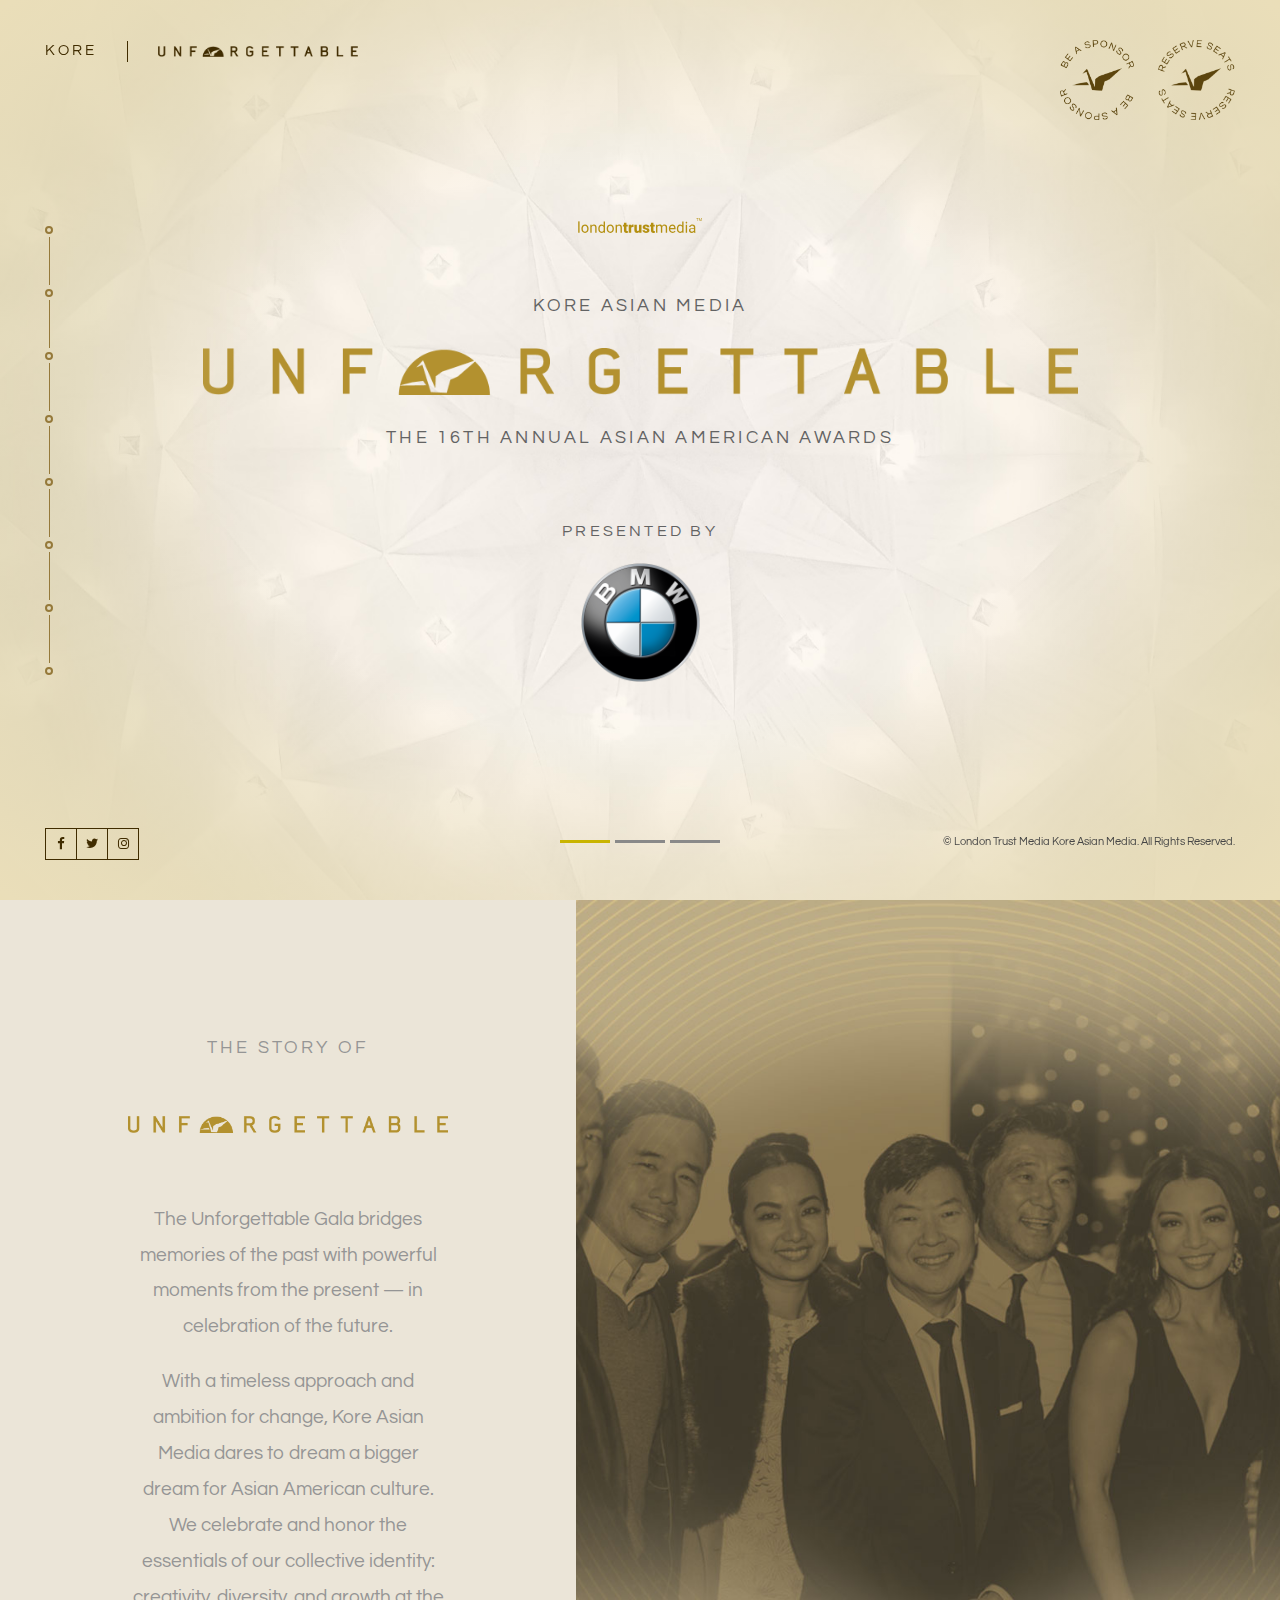
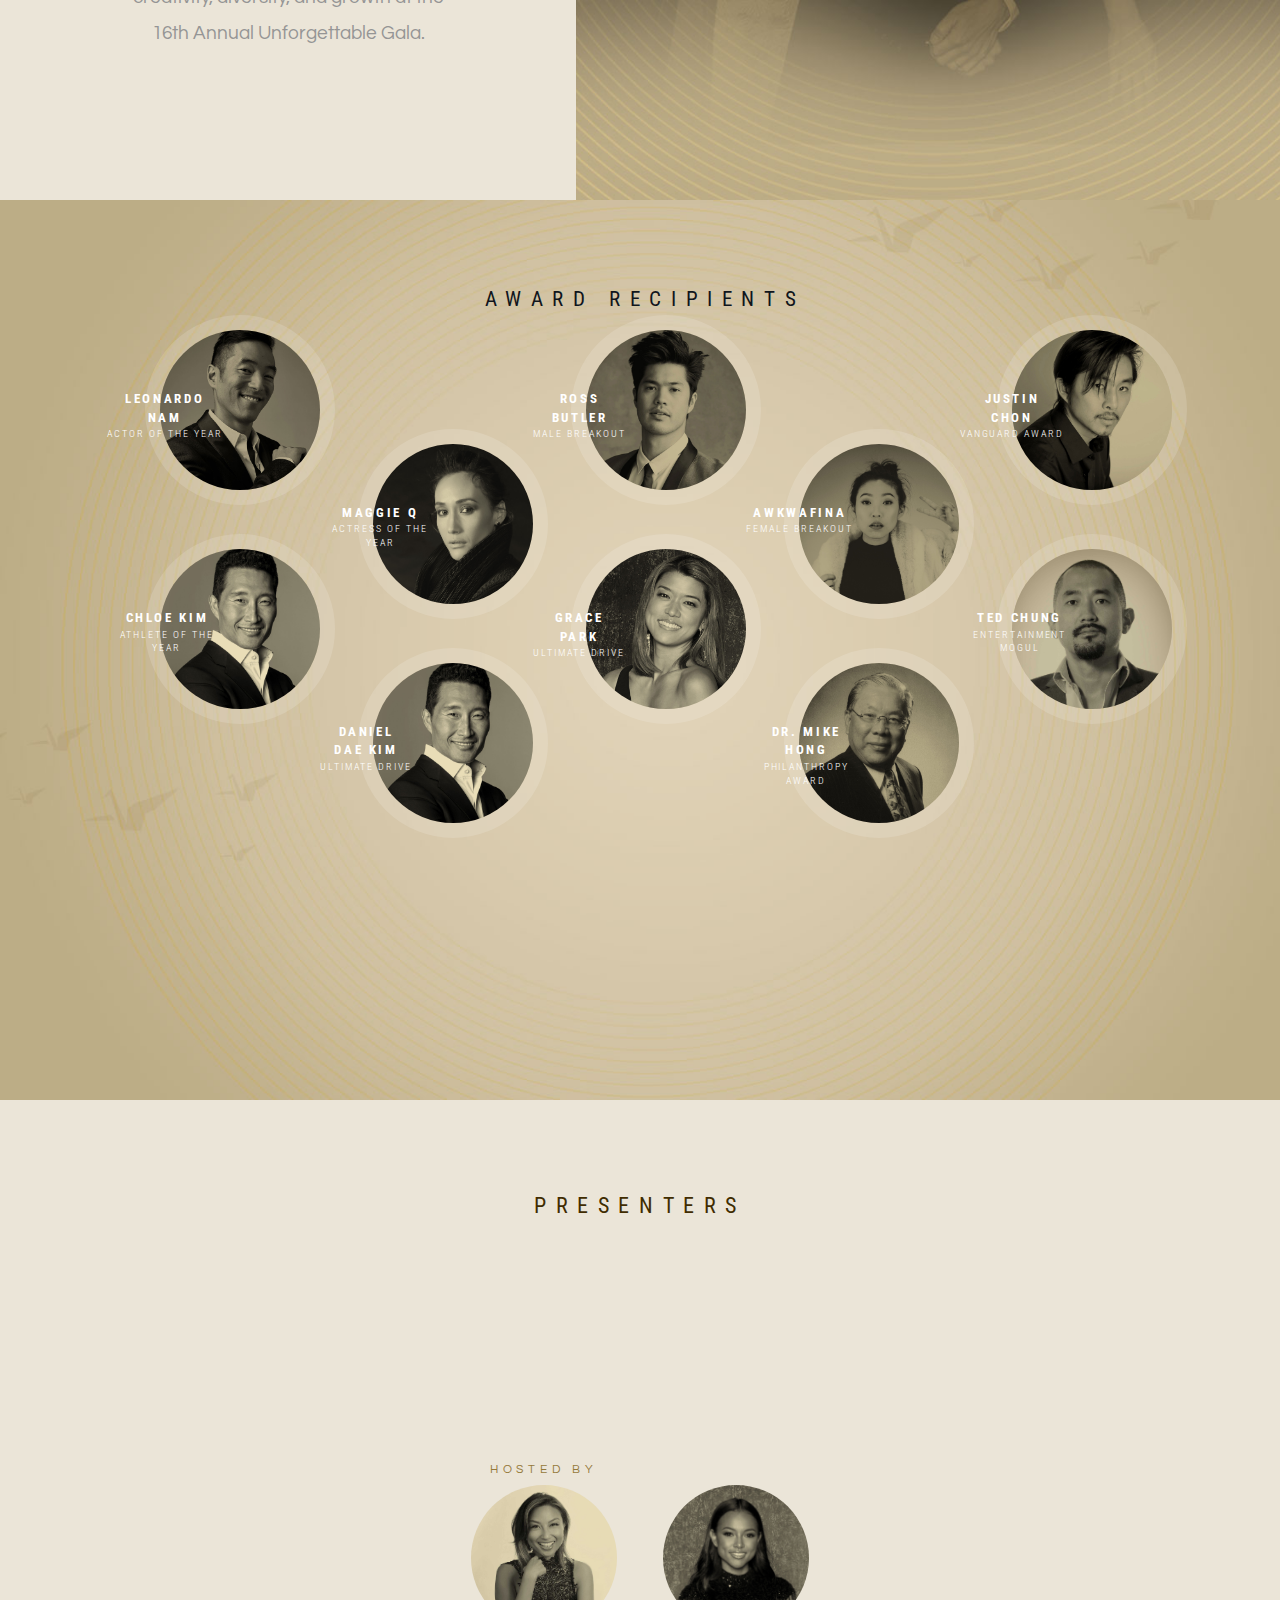
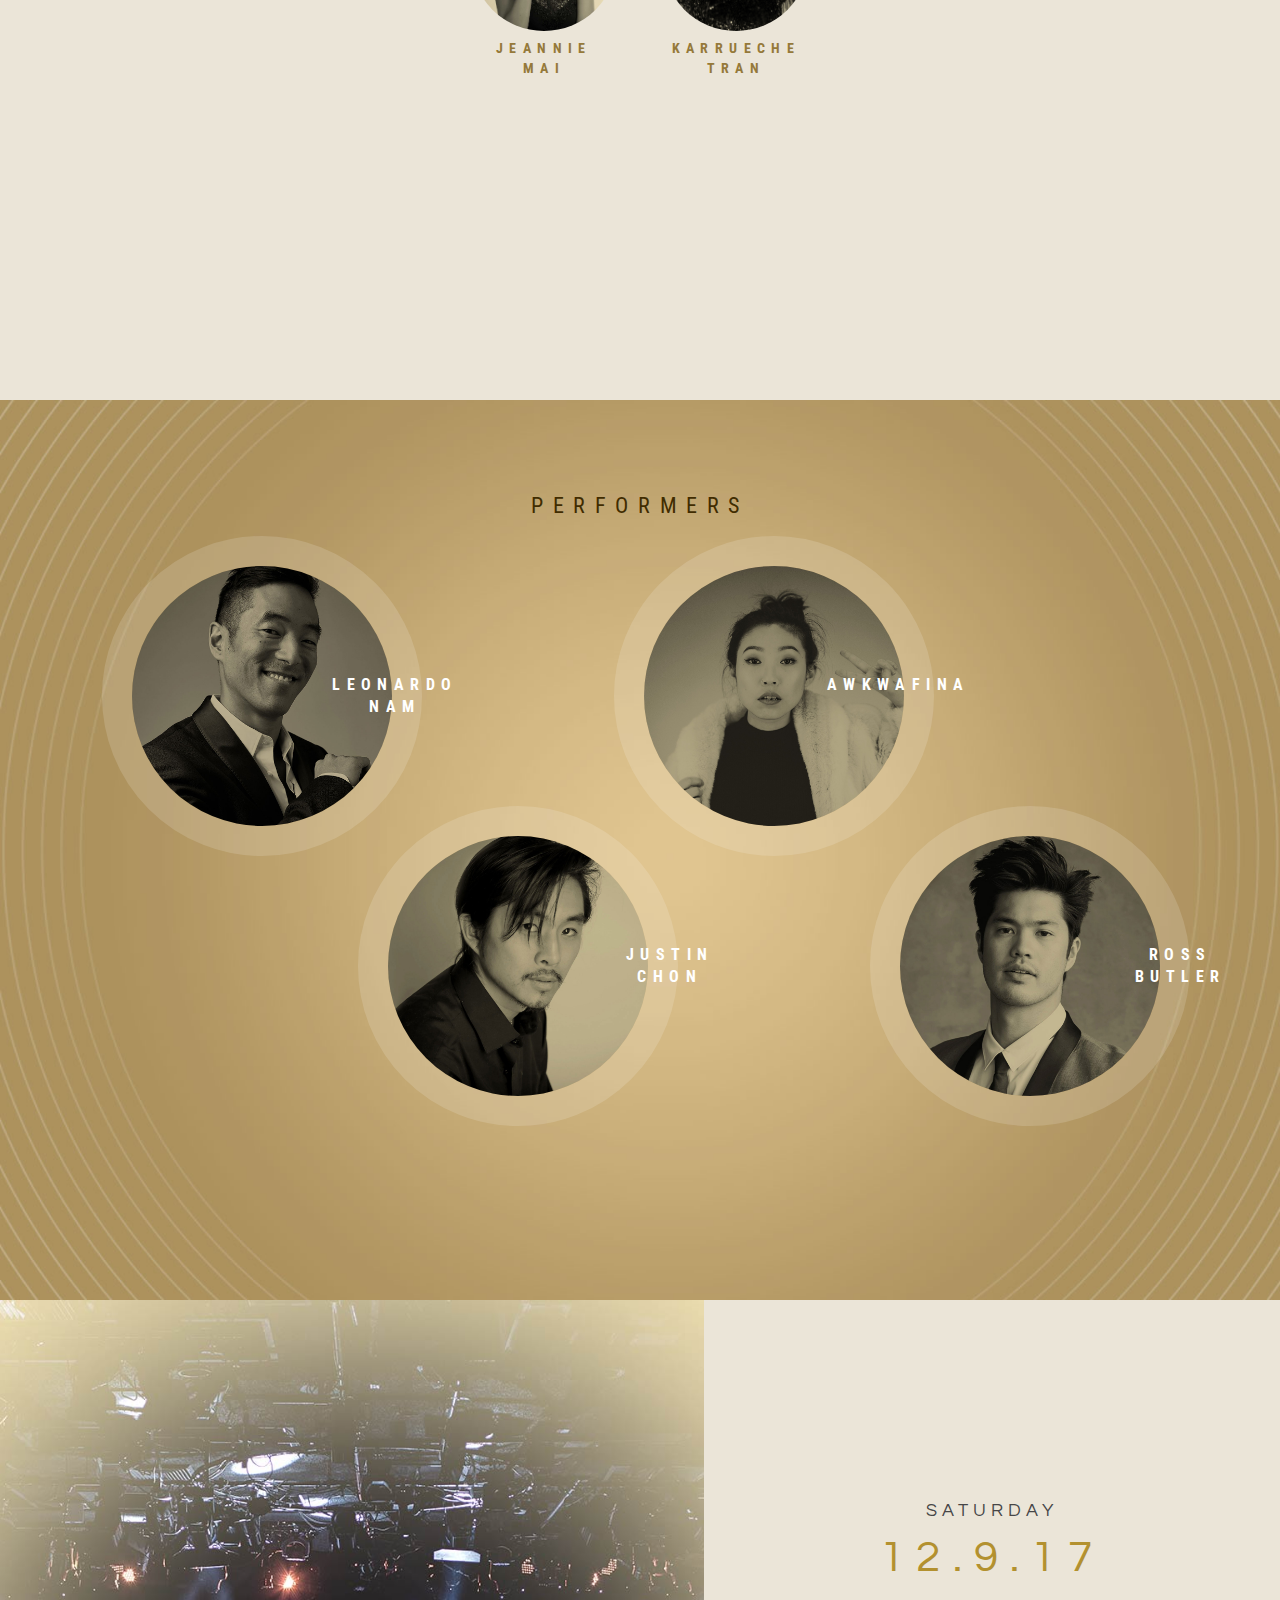
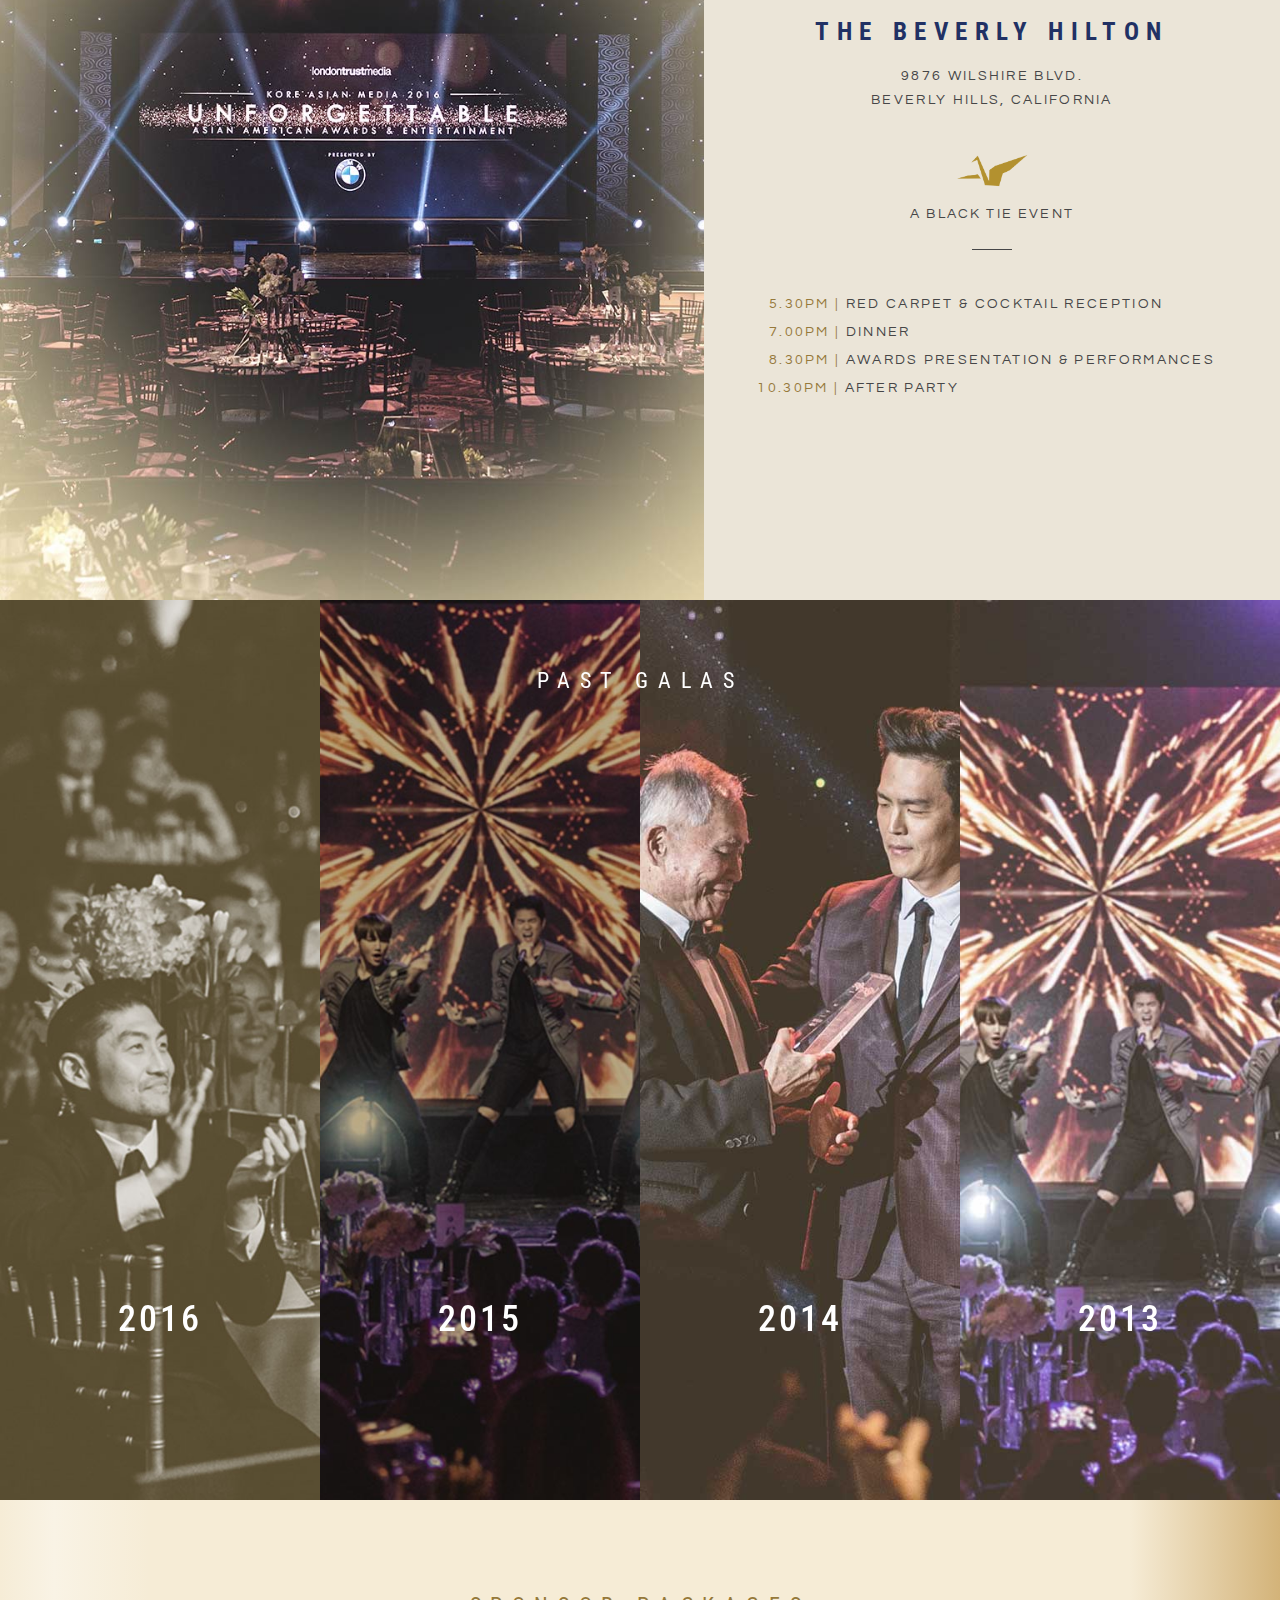
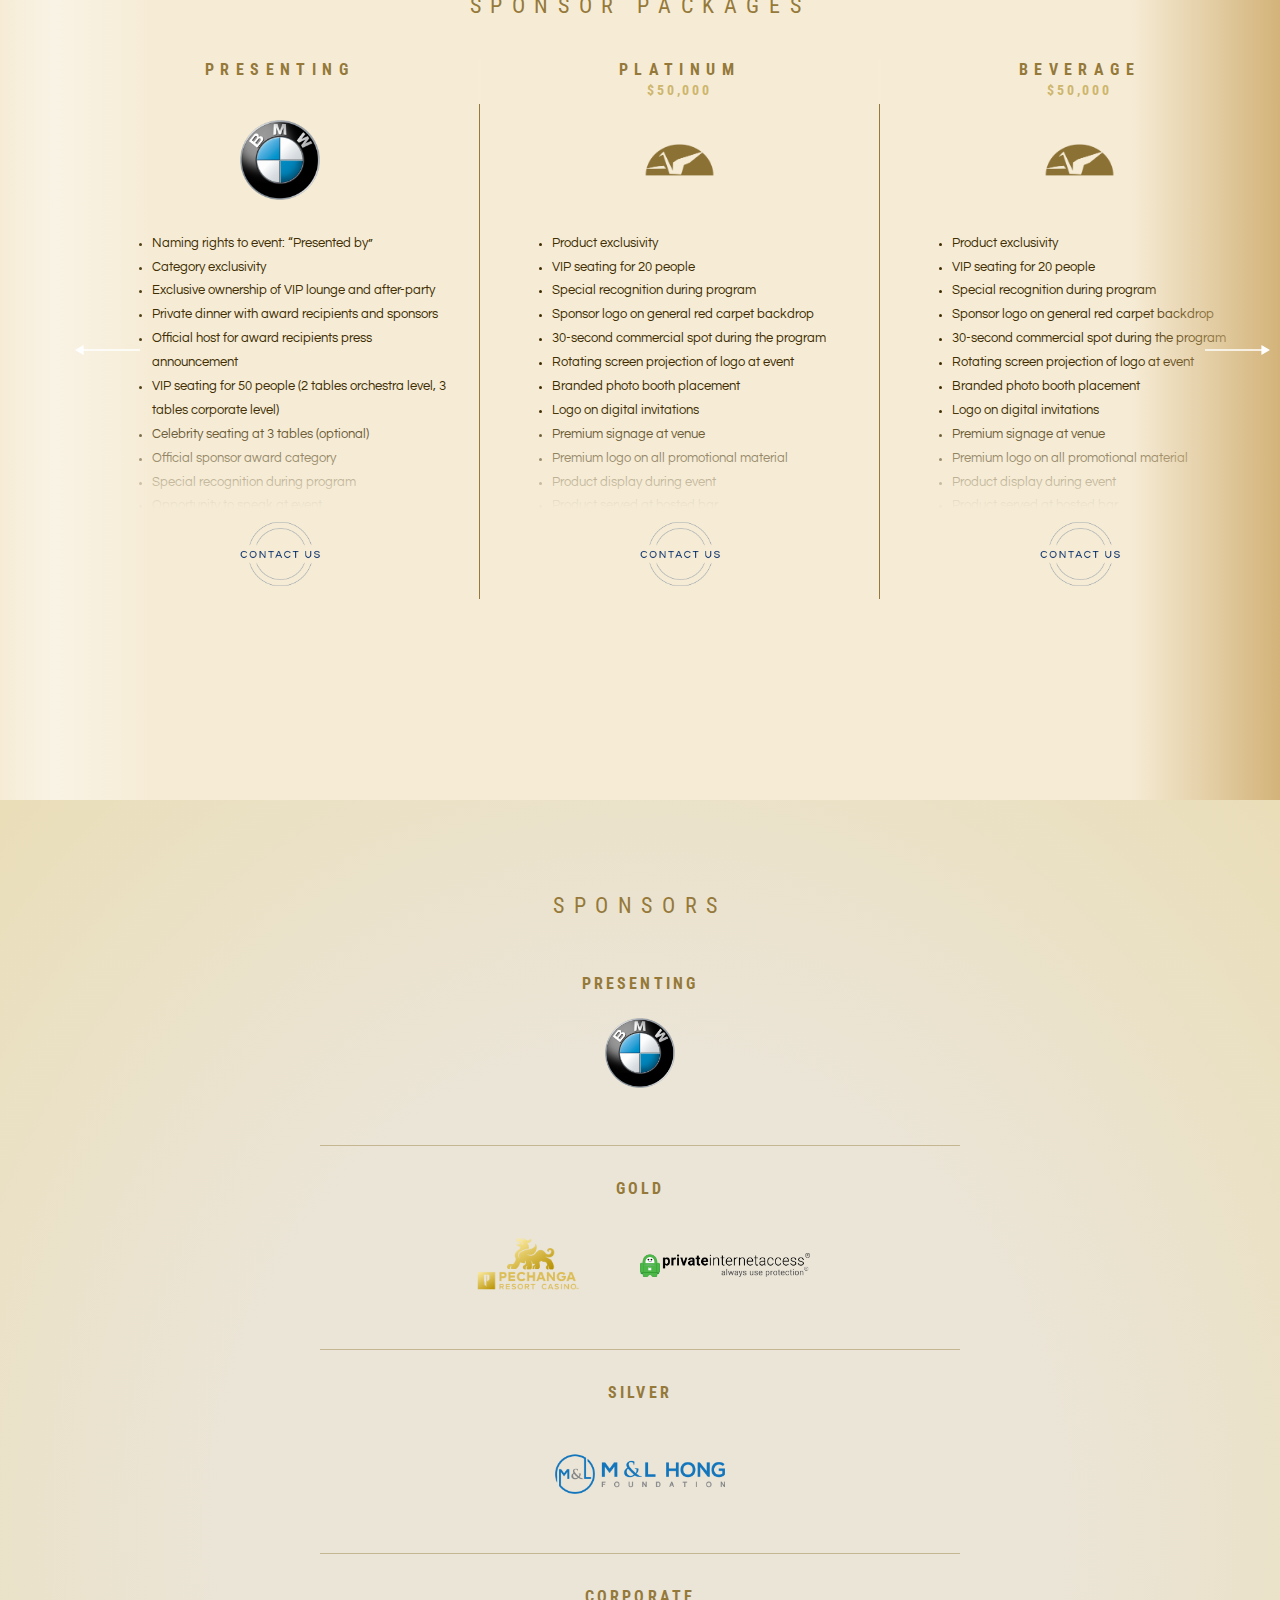
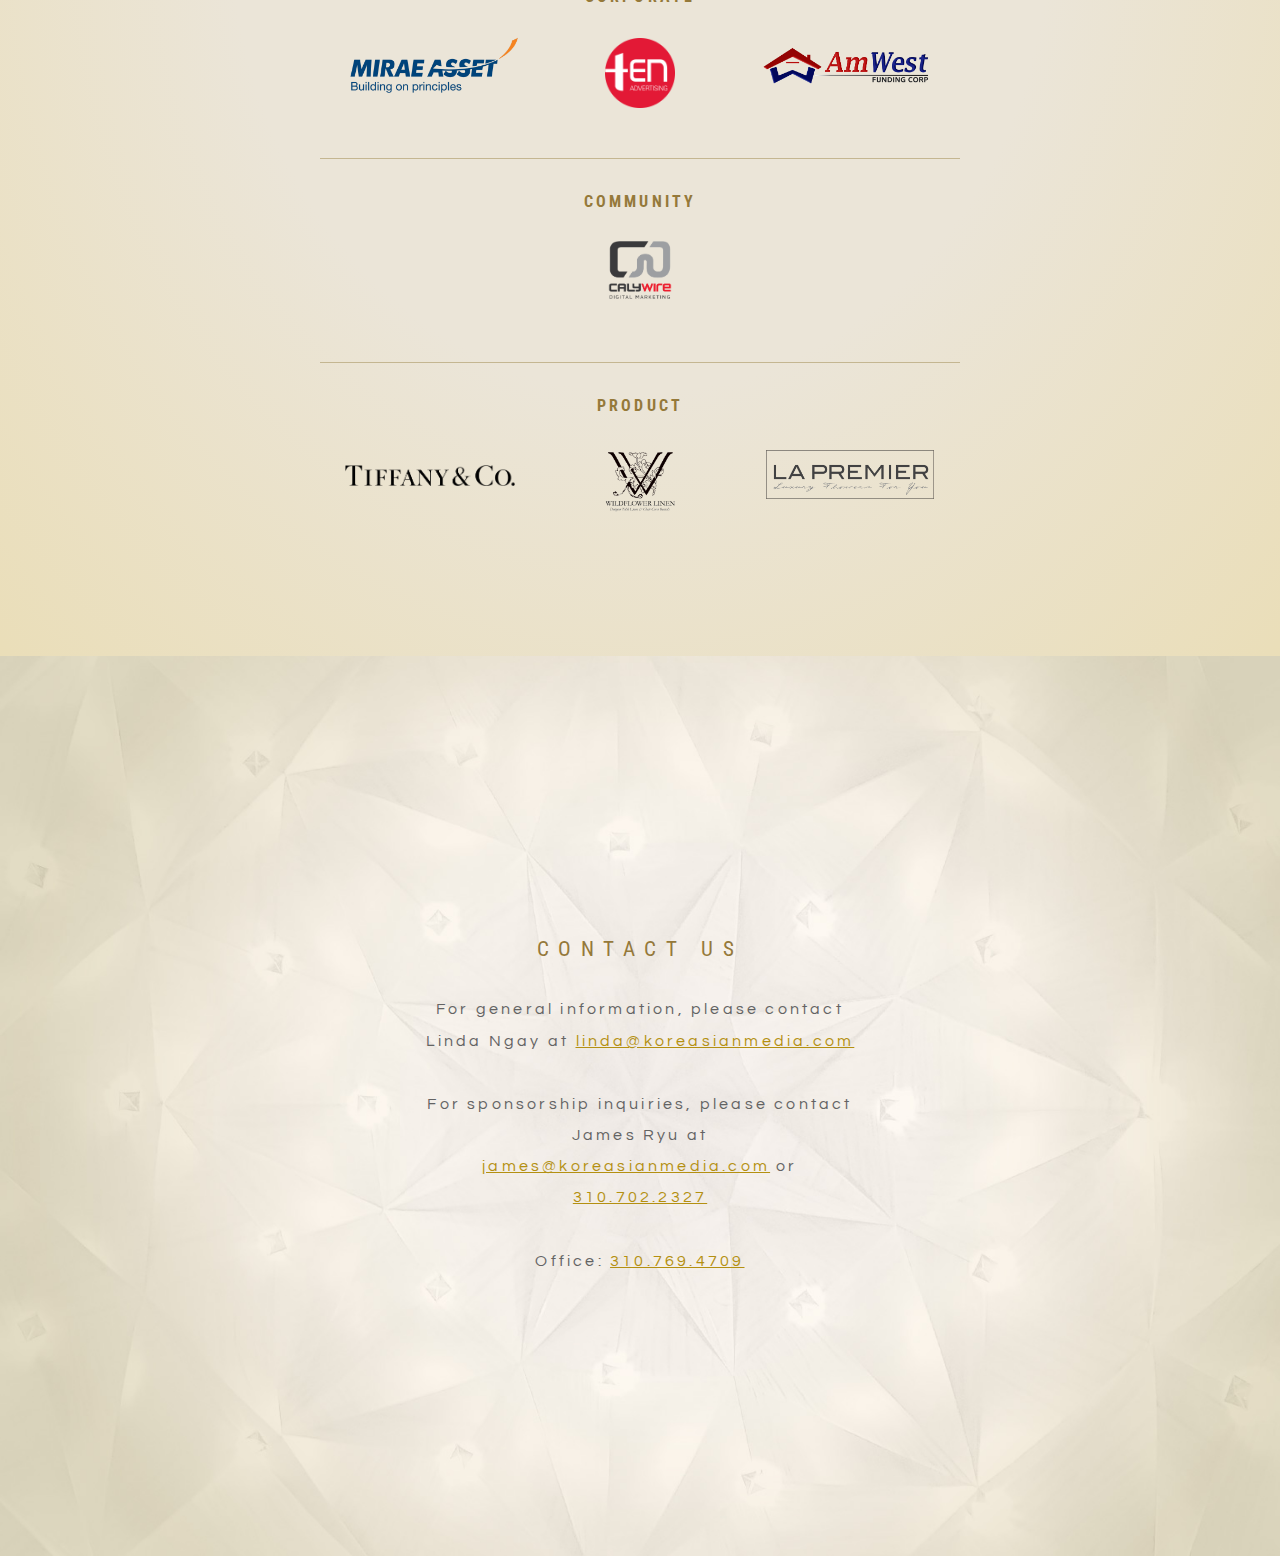
<file: index-11_17_17.html>
<!doctype html>
<html class="no-js" lang="en">
    <head>
        <meta charset="utf-8">
        <meta http-equiv="x-ua-compatible" content="ie=edge">
        <title>Unforgettable Gala | Kore Asian Media</title>
        <meta name="description" content="">
        <meta name="viewport" content="width=device-width, initial-scale=1">

        <link rel="manifest" href="site.webmanifest">
        <link rel="apple-touch-icon" href="icon.png">
        <!-- Place favicon.ico in the root directory -->

        <link rel="stylesheet" href="css/normalize.css">
        <link rel="stylesheet" href="css/main.css">
        <link href="https://fonts.googleapis.com/css?family=Questrial|Roboto+Condensed:300,400,700" rel="stylesheet">
        <link rel="stylesheet" href="css/font-awesome.min.css">
        <link rel="stylesheet" href="css/swiper.min.css">
        <link rel="stylesheet" href="css/unforgettable.css">
    </head>
    <body>
        <!--[if lte IE 9]>
            <p class="browserupgrade">You are using an <strong>outdated</strong> browser. Please <a href="https://browsehappy.com/">upgrade your browser</a> to improve your experience and security.</p>
        <![endif]-->

        <!-- Add your site or application content here -->
        <header class="gui">
            <div class="logo">
                <a href="http://kore.am/" target="_blank">KORE</a> <a href="#hero" class="home-link"><img src="img/LOGOS/logo-dark.png" alt="Unforgettable"></a>
            </div>
            <div class="hamburger">
                <div class="d1"></div>
                <div class="d2"></div>
                <div class="d3"></div>
            </div>
            <div class="mobile-menu">
                <button class="close">
                    <div class="l1"></div>
                    <div class="l2"></div>
                </button>
                <div class="cta">
                    <a class="sponsor-link" href="#packages">
                        <img src="img/BUTTONS/becomesponsor.png" alt="Become Sponsor">
                    </a>
                    <a href="https://unforgettablegala.eventbrite.com" target="_blank">
                        <img src="img/BUTTONS/reserveseats.png" alt="Reserve Seats">    
                    </a>
                </div>
                <nav>
                    <ul>
                        <li class="first_tier"><a href="#about">About</a></li>
                        <li class="first_tier"><a href="#recipients">Recipients</a></li>
                        <li class="first_tier"><a href="#presenters">Presenters</a></li>
                        <!-- <li class="parent"><a href="#awards">Awards</a>
                            <ul>
                                <li><a href="#recipients">Recipients</a></li>
                                <li><a href="#presenters">Presenters</a></li>
                            </ul>
                        </li> -->
                        <li class="first_tier"><a href="#performers">Performers</a></li>
                        <li class="first_tier"><a href="#eventinfo">Event Info</a></li>
                        <li class="first_tier">
                            <a href="#packages">Sponsorship Packages</a>
                        </li>
                        <li class="first_tier">
                            <a href="#sponsors">Sponsors</a>
                        </li>
                        <!-- <li class="first_tier parent"><a href>Sponsorship</a>
                            <ul>
                                <li><a href="#packages">Packages</a></li>
                                <li><a href="#sponsors">Sponsors</a></li>
                            </ul>
                        </li> -->
                        <!-- <li><a href="#packages">Sponsor Packages</a></li> -->
                        <!-- <li><a href="#pastgalas">Past Galas</a></li>
                        <li><a href="#gallery">Gallery</a></li> -->
                        <li class="first_tier"><a href="#contact">Contact</a></li>
                    </ul>
                </nav>
                <div class="social">
                    <ul>
                        <li><a href="https://www.facebook.com/koreasianmedia/" target="_blank">
                            <i class="fa fa-facebook"></i>
                        </a></li>
                        <li><a href="http://twitter.com/koreasianmedia?lang=en" target="_blank">
                            <i class="fa fa-twitter"></i>
                        </a></li>
                        <li><a href="http://www.instagram.com/koreasianmedia/" target="_blank">
                            <i class="fa fa-instagram"></i>
                        </a></li>
                    </ul>
                </div>
                <div class="copyright">
                    &copy; London Trust Media Kore Asian Media. All Rights Reserved.
                </div>
                <div class="navmask"></div>
            </div>
            <div class="promo">
                Presented By
                <img src="img/LOGOS/BMW.png" alt="BMW">
            </div>
        </header>
            
        <section class="hero" data-section-name="hero">

            <div class="swiper-container hero-swiper">

                <div class="swiper-wrapper">
                    <!-- Slides -->
                    <div class="swiper-slide" style="background-image: url('img/backgrounds/hero1.jpg');">
                        <div class="slide_one">
                            <img class="londontrust" src="img/LOGOS/LondonTrustMedia.svg" alt="London Trust Media">
                            <div>
                                Kore Asian Media
                            </div>
                            <img class="logo" src="img/LOGOS/logo@4x.png" alt="Unforgettable Gala">
                            <div>
                                The 16th Annual Asian American Awards
                            </div>
                            <div class="sponsor">
                                Presented By
                                <img src="img/LOGOS/BMW.png" alt="BMW">
                            </div>
                        </div>
                        <div class="gradient_mask"></div>
                    </div>
                    <div class="swiper-slide" style="background-image: url('img/backgrounds/UNFO_SLIDE_2_1920.jpg');">
                        <div class="gradient_mask"></div>
                    </div>
                    <div class="swiper-slide">
                        <iframe width="100%" height="100%" src="https://www.youtube.com/embed/Z6HUTxSq2fk?rel=0&amp;controls=0&amp;showinfo=0" frameborder="0" allowfullscreen></iframe>
                    </div>
                </div>
                <!-- If we need pagination -->
                <div class="swiper-pagination"></div>
            </div>
            <!-- <div class="gradient_mask"></div> -->

        </section>

        <section class="about" data-section-name="about">
            <div>
                <div class="subtitle">
                    The Story Of
                </div>
                <img src="img/LOGOS/logo@4x.png" alt="Unforgettable">
                <p style="margin-bottom: 0;">The Unforgettable Gala bridges memories of the past with powerful moments from the present — in celebration of the future.</p>
                <p>With a timeless approach and ambition for change, Kore Asian Media dares to dream a bigger dream for Asian American culture. We celebrate and honor the essentials of our collective identity: creativity, diversity, and growth at the 16th Annual Unforgettable Gala.</p>
            </div>
            <div>
                
            </div>
        </section>

        <section class="recipients people" data-section-name="recipients">
            <h1>
                Award Recipients
            </h1>
            <div>
                <div class="recipient" data-person="leonam">
                    <div class="bgimg" style="background-image: url('img/HEADSHOTS/RECIPIENTS/LEONAM.jpg')"></div>
                    <div class="name">Leonardo<br /> Nam<div>Actor of the Year</div></div>
                </div>
                <div class="recipient" data-person="maggieq">
                    <div class="bgimg" style="background-image: url('img/HEADSHOTS/RECIPIENTS/MAGGIEQ.jpg')"></div>
                    <div class="name">Maggie Q<div>Actress of the Year</div></div>
                </div>
                <div class="recipient" data-person="rossbutler">
                    <div class="bgimg" style="background-image: url('img/HEADSHOTS/RECIPIENTS/ROSSBUTLER.jpg')"></div>
                    <div class="name">Ross<br /> Butler<div>Male Breakout</div></div>
                </div>
                <div class="recipient" data-person="awkwafina">
                    <div class="bgimg" style="background-image: url('img/HEADSHOTS/RECIPIENTS/AWKQUAFINA.jpg')"></div>
                    <div class="name">Awkwafina<div>Female Breakout</div></div>
                </div>
                <div class="recipient" data-person="justinchon">
                    <div class="bgimg" style="background-image: url('img/HEADSHOTS/RECIPIENTS/JUSTINCHON.jpg')"></div>
                    <div class="name">Justin<br /> Chon<div>Vanguard Award</div></div>
                </div>
                <div class="recipient" data-person="danieldaekim">
                    <div class="bgimg" style="background-image: url('img/HEADSHOTS/RECIPIENTS/DANIELDAEKIM.jpg')"></div>
                    <div class="name">Chloe Kim<div>Athlete of the Year</div></div>
                </div>
                <div class="recipient" data-person="danieldaekim">
                    <div class="bgimg" style="background-image: url('img/HEADSHOTS/RECIPIENTS/DANIELDAEKIM.jpg')"></div>
                    <div class="name">Daniel<br /> Dae Kim<div>Ultimate Drive</div></div>
                </div>
                <div class="recipient" data-person="gracepark">
                    <div class="bgimg" style="background-image: url('img/HEADSHOTS/RECIPIENTS/GRACEPARK.jpg')"></div>
                    <div class="name">Grace<br /> Park<div>Ultimate Drive</div></div>
                </div>
                <div class="recipient" data-person="drhong">
                    <div class="bgimg" style="background-image: url('img/HEADSHOTS/RECIPIENTS/DRHONG.jpg')"></div>
                    <div class="name">Dr. Mike<br /> Hong<div>Philanthropy Award</div></div>
                </div>
                <div class="recipient" data-person="tedchung">
                    <div class="bgimg" style="background-image: url('img/HEADSHOTS/RECIPIENTS/TEDCHUNG.jpg')"></div>
                    <div class="name">Ted Chung<div>Entertainment Mogul</div></div>
                </div>
            </div>
            <!-- <div>
                <div class="recipient" data-person="danieldaekim">
                    <div class="bgimg" style="background-image: url('img/HEADSHOTS/RECIPIENTS/DANIELDAEKIM.jpg')"></div>
                    <div class="name">Daniel<br /> Dae Kim<div>Ultimate Drive</div></div>
                </div>
                <div class="recipient" data-person="gracepark">
                    <div class="bgimg" style="background-image: url('img/HEADSHOTS/RECIPIENTS/GRACEPARK.jpg')"></div>
                    <div class="name">Grace<br /> Park<div>Ultimate Drive</div></div>
                </div>
                <div class="recipient" data-person="drhong">
                    <div class="bgimg" style="background-image: url('img/HEADSHOTS/RECIPIENTS/DRHONG.jpg')"></div>
                    <div class="name">Dr. Mike<br /> Hong<div>Philanthropy Award</div></div>
                </div>
                <div class="recipient" data-person="tba">
                    <div class="bgimg" style="background-image: url('img/HEADSHOTS/RECIPIENTS/TBA.jpg')"></div>
                    <div class="name">To Be<br /> Announced</div>
                </div>
            </div> -->
            <div class="modals">
                <div id="leonam" class="modal">
                    <button class="close">
                        <div class="l1"></div>
                        <div class="l2"></div>
                    </button>
                    <div>
                        <div class="recipient">
                            <div class="bgimg" style="background-image: url('img/HEADSHOTS/RECIPIENTS/LEONAM.jpg')"></div>
                            <div class="name">Leonardo Nam</div>
                            <div class="title">Actor of the Year</div>
                        </div>
                    </div>
                    <div>
                        <div class="bio">
                            <div class="bio-scroll">
                                <p>
                                    Leonardo Nam has gained global fans through his role as the lab technician Felix Lutz on the critically acclaimed, award-winning HBO series “Westworld.” Based on the original 1973 Michael Crichton film of the same name, the series brings to life a futuristic amusement park intended for rich vacationers populated by robotic “hosts,” ultimately indulging their wildest fantasies and desires. “Westworld” premiered its first season in October 2016 and received a slew of highly esteemed nominations, including these accolades, which include: 2017 Golden Globe Awards: Best Television Series - Drama (nominated), 2017 SAG Awards: Outstanding Performance by an Ensemble in a Drama Series (nominated), 2016 Critics Choice Television Awards: Most Exciting New Series (won) and Best Drama Series (nominated), to name a few.
                                </p>
                                <p>
                                    Nam is also working on a variety of additional projects including: a supporting role in the indie feature “Puberty” for Flying Lotus’ Brainfeeder Films opposite Abbie Cornish a supporting role in the new Netflix original film “Happy Anniversary” (written and directed by Jared Stern) and a guest star role on the new Comedy Central series “Hampton DeVille.”
                                </p>
                                <p>
                                    Born in Argentina to Korean immigrant parents and raised in Sydney, Australia, Nam attended Sydney Technical High School and studied architecture at the University of New South Wales. To pursue his dream of becoming an actor, Leonardo moved to New York at 19. There he studied drama at the critically acclaimed HB Studio and also worked with the New York Public Theater/Shakespeare in the Park company and Sigourney Weaver and Jim Simpson’s The Bats Theater Company. His breakout role came in the Paramount comedy “The Perfect Score,” starring Scarlett Johansson, Chris Evans and Erika Christensen. Since then he has starred in a string of movies, namely “The Sisterhood of the Traveling Pants” 1 &amp; 2, “The Fast and the Furious: Tokyo Drift,” “Vantage Point,” “He’s Just Not That Into You,” “One for the Money,” and most recently in the Sam Raimi production “Murder of a Cat.”
                                </p>
                            </div>
                        </div>
                    </div>
                </div>
                <div id="maggieq" class="modal">
                    <button class="close">
                        <div class="l1"></div>
                        <div class="l2"></div>
                    </button>
                    <div>
                        <div class="recipient">
                            <div class="bgimg" style="background-image: url('img/HEADSHOTS/RECIPIENTS/MAGGIEQ.jpg')"></div>
                            <div class="name">Maggie Q</div>
                            <div class="title">Actress of the Year</div>
                        </div>
                    </div>
                    <div>
                        <div class="bio">
                            <div class="bio-scroll">
                                <p>Maggie Q stars as F.B.I Agent Hannah Wells on ABC’s hit drama “Designated Survivor,” currently in its second season. </p>
 
                                <p>Maggie Q starred opposite Dylan McDermott on CBS’ drama thriller series “Stalker.” Best known for her role on CW’s successful action series “Nikita,” where for four seasons, “Nikita” chronicled the story of a rogue assassin (played by Maggie Q) who returns to take down the secret organization that trained her.</p>
                                 
                                <p>In March 2014, Maggie starred as Tori in Summit Entertainment’s box office hit “Divergent,” alongside Shailene Woodley and Theo James, and returned in “Allegiant” which was released in March of 2016.</p>
                                 
                                <p>Maggie also starred in the independent cyber thriller “Jekyll Island,” alongside Minnie Driver, Dianna Agron and Ed Westwick.  Additional film credits include “Mission Impossible III,” “Live Free or Die Hard,” “Decpetion,” “New York, I Love You,” “Balls of Fury,” “House of Harmony,” “Rush Hour 2,” “The Warrior and the Wolf” and Daniel Lee’s “Three Kingdoms: Resurrection of the Dragon,” “Dragon Squad,” “Naked Weapon” and “Gen-X Cops2: Metal Mayhem.</p>    
                                 
                                <p>Maggie Q is a native of Honolulu, Hawaii. She is an animal and human rights activist through her support of programs such as PETA, Best Friends, WildAid, Kageno and the Washington D.C. based PCRM (Physicians Committee for Responsible Medicine).</p> 
                            </div>
                        </div>
                    </div>
                </div>
                <div id="rossbutler" class="modal">
                    <button class="close">
                        <div class="l1"></div>
                        <div class="l2"></div>
                    </button>
                    <div>
                        <div class="recipient">
                            <div class="bgimg" style="background-image: url('img/HEADSHOTS/RECIPIENTS/ROSSBUTLER.jpg')"></div>
                            <div class="name">Ross Butler</div>
                            <div class="title">Male Breakout</div>
                        </div>
                    </div>
                    <div>
                        <div class="bio">
                            <div class="bio-scroll">
                                <p>
                                    Ross Butler is emerging as a prominent player in Hollywood’s next generation. Variety Magazine named him one of 10 TV Stars to Watch in 2017. Butler currently portrays the popular basketball jock, Zach Dempsey in the binge-worthy Netflix series, “13 Reasons Why”. This high school drama-mystery has become one of the most watched shows of all time for the live streaming conglomerate and became the most tweeted show of 2017. Butler’s dedication to his craft and urge to break free from typecasting has earned him extraordinary praise and created a much bigger conversation about Asian Americans in diversity.
                                </p>
                                <p>
                                    Butler first began his acting career in 2010, when he left his path toward chemical engineering at Ohio State University for a life in front of the camera. He made his acting debut opposite, Zendaya, on Disney Channel’s “K.C. Undercover,” and the Disney’s smash hit “Teen Beach 2,” MTV’s most watched series and cult classic, “Teen Wolf,” and most recently as Reggie Mantle in The CW’s critically acclaimed series, “Riverdale.”
                                </p>
                            </div>
                        </div>
                    </div>
                </div>
                <div id="awkwafina" class="modal">
                    <button class="close">
                        <div class="l1"></div>
                        <div class="l2"></div>
                    </button>
                    <div>
                        <div class="recipient">
                            <div class="bgimg" style="background-image: url('img/HEADSHOTS/RECIPIENTS/AWKQUAFINA.jpg')"></div>
                            <div class="name">Awkwafina</div>
                            <div class="title">Female Breakout</div>
                        </div>
                    </div>
                    <div>
                        <div class="bio">
                            <div class="bio-scroll">
                                <p>
                                    Nora Lum, known by the moniker, Awkwafina, is a rapper, comedian, television host and actress from New York City. Born to a South Korean mother and Chinese-American father, she was raised primarily by her grandmother in Forest Hills, Queens where she attended LaGuardia High School of Music &amp; Art for the trumpet. 
                                </p>
                                <p>
                                    Awkwafina is best known for her breakout single and music video “My Vag,” which went viral on YouTube in 2012. After self-producing and releasing her first album “Yellow Ranger” in 2014, she was added to the cast of MTV's “Girl Code” and “Girl Code Live.” Later that year, she began filming the first season of her web series “Tawk,” which was named an Official Honoree in the 2016 Webby Awards. She was cast in her first film later that year with Seth Rogen and Zac Efron in “Neighbors 2: Sorority Rising.” The part led to roles in three more films, including a lead role in the highly-anticipated summer blockbuster Ocean's 8, alongside Sandra Bullock, Cate Blanchett, Rihanna and others. Last spring, she was added to the cast of "Crazy Rich Asians" as the part of Peik Lin. 
                                </p>
                            </div>
                        </div>
                    </div>
                </div>
                <div id="justinchon" class="modal">
                    <button class="close">
                        <div class="l1"></div>
                        <div class="l2"></div>
                    </button>
                    <div>
                        <div class="recipient">
                            <div class="bgimg" style="background-image: url('img/HEADSHOTS/RECIPIENTS/JUSTINCHON.jpg')"></div>
                            <div class="name">Justin Chon</div>
                            <div class="title">Vanguard</div>
                        </div>
                    </div>
                    <div>
                        <div class="bio">
                            <div class="bio-scroll">
                                <p>
                                    Filmmaker and actor, Justin Chon richly deserved the major attention he enjoyed at this year’s Sundance Film Festival for his film “Gook,” taking home the Next Audience Award. Set during the 1992 L.A. Riots, the film centers on the relationship between an African American girl and two Korean brothers who own a shoe store in Paramount, California. The film was inspired by events from Chon’s own childhood. He was born in South Korea and grew up in California’s Bay Area, where he helped out at his parents’ beauty supply store. In August 2017, the limited national release of “Gook” opened to widespread critical acclaim and a positive public reception.
                                </p>
                                <p>
                                    Although Chon is known worldwide for his role as Eric Yorkie in the “Twilight” series, he has also appeared in a recurring role on the ABC sitcom “Dr. Ken” and will star in the new and highly anticipated ABC drama series “Deception.” Chon also wrote, produced and starred in his own independent film “Man-Up.” Other starring film credits include “Soul Searching,” the Martin Scorsese executive produced feature “Revenge of the Green Dragons” and “21 and Over” from the creators of “The Hangover.” Other credits include “From the Rough” opposite Taraji P. Henson, “Crossing Over” opposite Harrison Ford, and many others.
                                </p>
                            </div>
                        </div>
                    </div>
                </div>
                <div id="chloekim" class="modal">
                    <button class="close">
                        <div class="l1"></div>
                        <div class="l2"></div>
                    </button>
                    <div>
                        <div class="recipient">
                            <div class="bgimg" style="background-image: url('img/HEADSHOTS/RECIPIENTS/CHLOEKIM.jpg')"></div>
                            <div class="name">Chloe Kim</div>
                            <div class="title">Athlete of the Year</div>
                        </div>
                    </div>
                    <div>
                        <div class="bio">
                            <div class="bio-scroll">
                                <p>Chloe kicked off the 2016-17 season winning Gold medals at the Copper Grand Prix and LAAX Open, pushing her consecutive event win streak to eight. She went on to win Bronze at X Games and the first World Cup Crystal Globe of her career. Chloe finished the season defending her Gold medal at the Burton US Open, cementing her status as the top female halfpipe rider in the world heading into the 2018 Olympics.</p>

                                <p>During the 2015-16 season, Chloe won six Gold and two Silver medals. Chloe season highlights included defending her X Games Gold medal, becoming the first X Games athlete to win two Golds before the age of 16. Chloe continued to break new ground in women’s snowboarding, becoming the first woman to land back-to-back 1080s and score a perfect 100.</p>

                                <p>Chloe made history during the 2014-15 season when she became the youngest competitor (at 14 years old) to win a winter X Games Gold medal.</p>

                                <p>2013-14 was Chloe’s breakout season. The year began with a Bronze medal at the Dew Tour and continued with Chloe grabbing Silver at X Games. She finished the season with another Silver at the Burton US Open – all at the age of 13.</p>

                                <p>Chloe has had just as much success off of the mountain as she has had on it, being featured on Forbes 30 under 30 list in 2017, TIME’s 30 Most Influential Teens of 2016, and espnW’s 2015 IMPACT25 list. In addition, Chloe has been nominated for an ESPY, Kids Choice Sports Award, and two Laureus World Sports Awards.</p>

                                <p>Chloe qualified to make the 2014 Olympic Halfpipe team, but due to her age and IOC rules, was unable to compete, setting up her debut on the Olympics stage in Korea in 2018. Chloe’s first tracks on a snowboard were at the age of four and she began competing when she was six. Chloe, whose parents emigrated from Korea, now lives in Los Angeles with her family.</p>
                            </div>
                        </div>
                    </div>
                </div>
                <div id="danieldaekim" class="modal">
                    <button class="close">
                        <div class="l1"></div>
                        <div class="l2"></div>
                    </button>
                    <div>
                        <div class="recipient">
                            <div class="bgimg" style="background-image: url('img/HEADSHOTS/RECIPIENTS/DANIELDAEKIM.jpg')"></div>
                            <div class="name">Daniel Dae Kim</div>
                            <div class="title">Ultimate Drive</div>
                        </div>
                    </div>
                    <div>
                        <div class="bio">
                            <div class="bio-scroll">
                                <p>Daniel Dae Kim continues his string of multifaceted and stereotype-breaking roles as an actor, director and producer. Prior to his seven-season portrayal of Chin Ho Kelly on “Hawaii Five-0”, Kim was best known for his role as Jin Soo Kwon on the hit TV series “Lost,” for which he shared a 2006 Screen Actors Guild Award for Best Ensemble, and was individually honored with an AZN Asian Excellence Award, a Multicultural Prism Award and a Vanguard Award from the Korean American Coalition, all for Outstanding Performance by an Actor.  In 2009, he was recognized with the prestigious KoreAm Achievement Award in the field of Arts and Entertainment, and has twice been named one of PEOPLE Magazine’s "Sexiest Men Alive."</p>
                                <p>Born in Busan, South Korea, and raised in New York and Pennsylvania, Kim discovered acting while a student at Haverford College. After graduation, he moved to New York City, where he began his career on stage, performing in classics such as "Romeo and Juliet,” “Ivanov,” and "A Doll's House," Despite early success, he decided to deepen his knowledge of the craft by enrolling at New York University's Graduate Acting Program, where he earned his Master's Degree. After receiving his MFA, Kim's film career began in earnest with roles in "The Jackal," "For Love of the Game," "The Hulk," "Spider-Man 2" and "The Cave," as well as the Academy Award-winning "Crash.” Most recently, he created the role of Jack Kang for “Insurgent,” and “Allegiant” of the “Divergent Series.” </p>
                                <p>Most recently, he received a Broadway Beacon Award for his role as the King of Siam in Lincoln Center’s Tony award-winning production of “The King and I,” as well as the Theater Legacy Award from New York’s Pan Asian Repertory Theater. Outside of his artistic endeavors, he actively pursues interests in the community at large, having most recently served as Cultural Envoy and Member of the U.S. Presidential Delegation for the United States at the World Expo in Korea.</p>
                            </div>
                        </div>
                    </div>
                </div>
                <div id="gracepark" class="modal">
                    <button class="close">
                        <div class="l1"></div>
                        <div class="l2"></div>
                    </button>
                    <div>
                        <div class="recipient">
                            <div class="bgimg" style="background-image: url('img/HEADSHOTS/RECIPIENTS/GRACEPARK.jpg')"></div>
                            <div class="name">Grace Park</div>
                            <div class="title">Ultimate Drive</div>
                        </div>
                    </div>
                    <div>
                        <div class="bio">
                            <div class="bio-scroll">
                                <p>Grace Park is a fan-favorite for her starring roles on the critically acclaimed series "Battlestar Galactica," in which she played not one, but two leading roles (Boomer and Athena). Her performance garnered her a place in TV Guide's "100 Most Memorable Moments in TV History.”</p>
                                <p>Born in Los Angeles and raised in Canada, Park received a degree in Psychology from the University of British Columbia before turning her attention to film and television. Her performance in "The Border", earned a nomination for a Gemini Award for Best Performance by an Actress in a Leading Dramatic Role. </p>
                                <p>Solidifying herself as a staple in the entertainment industry, Grace Park’s seven-season-run on “Hawaii Five-0,” brought heart, suspense, tragedy and sensuality to the iconic role of Kono Kalakaua. As a result, she was nominated in both 2011 and 2012 for a Teen Choice Award for Choice TV Actress: Action. </p>
                                <p>Park has earned a nomination for Outstanding Newcomer Award in 2006 by the Asian Excellence Awards for her artistry. In 2010, she received the Achievement Award in Entertainment from KoreAm. In 2014, Park was honored with the APEX Inspiration Award and inducted into the Asian Hall of Fame.</p>
                            </div>
                        </div>
                    </div>
                </div>
                <div id="drhong" class="modal">
                    <button class="close">
                        <div class="l1"></div>
                        <div class="l2"></div>
                    </button>
                    <div>
                        <div class="recipient">
                            <div class="bgimg" style="background-image: url('img/HEADSHOTS/RECIPIENTS/DRHONG.jpg')"></div>
                            <div class="name">Dr. Mike Hong</div>
                            <div class="title">Philanthropy Award</div>
                        </div>
                    </div>
                    <div>
                        <div class="bio">
                            <div class="bio-scroll">
                                <p>Dr. Mike Hong is a Korean American philanthropist and entrepreneur, who has been a long-time partner with Kore Asian Media. After founding the Dura Coat Products company in 1986, he has been widely recognized in the Chemistry and Biochemistry fields, receiving a distinguished alumni award from his alma mater, UCLA. Since graduating from UCLA in 1959, Dr. Mike Hong has given the commencement address as well at donating influential funds to the biochemistry and chemistry departments.</p>
                                <p>Alongside his massive success in business, Dr. Hong separates himself from the rest of the pack through his utter commitment to philanthropy and dedication to promoting and celebrating the Korean American diaspora. Honored by a number of publications and organizations for his trailblazing humanitarianism. Dr. Hong continues to pave the way for generations to come in his devotion to raising the bar in the Korean American community.</p>
                            </div>
                        </div>
                    </div>
                </div>
                <div id="tedchung" class="modal">
                    <button class="close">
                        <div class="l1"></div>
                        <div class="l2"></div>
                    </button>
                    <div>
                        <div class="recipient">
                            <div class="bgimg" style="background-image: url('img/HEADSHOTS/RECIPIENTS/TEDCHUNG.jpg')"></div>
                            <div class="name">Ted Chung</div>
                            <div class="title">Entertainment Mogul</div>
                        </div>
                    </div>
                    <div>
                        <div class="bio">
                            <div class="bio-scroll">
                                <p>Ted Chung is a music industry institution. Since 1999, he has judiciously helmed Snoop’s creative and prolific career. Chung has also successfully launched profitable media companies, marketing agencies, and entertainment ventures. All along the way, he has exhibited a flair for street-level grassroots marketing. “I started out DJ’ing and producing music in high school, which led me to the business side: I began meeting guys who represented and promoted music to DJs, and they introduced me to the world of street-team marketing,” Chung recently told "Billboard Magazine."</p>

                                <p>A native of Palos Verdes, California, Chung is the son of Korean immigrants and graduated from the Wharton School of Business at the University of Pennsylvania with a specialization in Entertainment Marketing. He and his cousin Seung Chung co-founded the Cashmere Agency in a borrowed one-room office in 1998. Soon after, he started Stampede Management with Snoop as his longtime client. Cashmere Agency and Stampede Management is now generously housed in an enormous warehouse space in Playa del Rey with plenty of space for their 40+ millennial staff to work their marketing magic on brands like Red Bull, Adidas, Netflix, E!, Sony Pictures and the Korean mobile-games company Com2uS.</p>
                            </div>
                        </div>
                    </div>
                </div>
                <img class="carousel-controls next" src="img/BUTTONS/arrow-right.svg" alt="Next Recipient" />
                <img class="carousel-controls previous" src="img/BUTTONS/arrow-left.svg" alt="Previous Recipient" />
            </div>
        </section>

        <section class="presenters people" data-section-name="presenters">
            <h1>Presenters</h1>
            <div class="presenter-container">
                <div class="presenter" data-person="jeanniemai">
                    <div class="image">
                        <img src="img/HEADSHOTS/PRESENTERS/JEANNIEMAI.jpg" alt="Jeannie Mai">
                    </div>
                    <div class="host">
                        Hosted By
                    </div>
                    <div class="name">
                        Jeannie Mai
                    </div>
                </div>
                <div class="presenter" data-person="karruechetran">
                    <div class="image">
                        <img src="img/HEADSHOTS/PRESENTERS/KARRUECHETRAN.jpg" alt="">
                    </div>
                    <div class="name">
                        Karrueche Tran
                    </div>
                </div>
                <!-- <div class="presenter" data-person="tokimonsta">
                    <div class="image">
                        <img src="img/HEADSHOTS/PRESENTERS/TOKIMONSTA.jpg" alt="">
                    </div>
                    <div class="name">
                        Rich Chigga
                    </div>
                </div>
                <div class="presenter" data-person="tokimonsta">
                    <div class="image">
                        <img src="img/HEADSHOTS/PRESENTERS/TOKIMONSTA.jpg" alt="">
                    </div>
                    <div class="name">
                        David Choe
                    </div>
                </div>
                <div class="presenter" data-person="tokimonsta">
                    <div class="image">
                        <img src="img/HEADSHOTS/PRESENTERS/TOKIMONSTA.jpg" alt="">
                    </div>
                    <div class="name">
                        Dumbfoundead
                    </div>
                </div>
                <div class="presenter" data-person="tokimonsta">
                    <div class="image">
                        <img src="img/HEADSHOTS/PRESENTERS/TOKIMONSTA.jpg" alt="">
                    </div>
                    <div class="name">
                        Wong Fu Productions
                    </div>
                </div>
                <div class="presenter" data-person="tokimonsta">
                    <div class="image">
                        <img src="img/HEADSHOTS/PRESENTERS/TOKIMONSTA.jpg" alt="">
                    </div>
                    <div class="name">
                        Jeannie Mai
                    </div>
                </div>
                <div class="presenter" data-person="tokimonsta">
                    <div class="image">
                        <img src="img/HEADSHOTS/PRESENTERS/TOKIMONSTA.jpg" alt="">
                    </div>
                    <div class="name">
                        Tokimonsta
                    </div>
                </div>
                <div class="presenter" data-person="tokimonsta">
                    <div class="image">
                        <img src="img/HEADSHOTS/PRESENTERS/TOKIMONSTA.jpg" alt="">
                    </div>
                    <div class="name">
                        David Choe
                    </div>
                </div>
                <div class="presenter" data-person="tokimonsta">
                    <div class="image">
                        <img src="img/HEADSHOTS/PRESENTERS/TOKIMONSTA.jpg" alt="">
                    </div>
                    <div class="name">
                        Dumbfoundead
                    </div>
                </div> -->
            </div>
            <div class="modals">
                <div id="jeanniemai" class="modal">
                    <button class="close">
                        <div class="l1"></div>
                        <div class="l2"></div>
                    </button>
                    <div>
                        <div class="recipient">
                            <div class="bgimg" style="background-image: url('img/HEADSHOTS/PRESENTERS/JEANNIEMAI.jpg')"></div>
                            <div class="name">Jeannie Mai</div>
                            <div class="title">Host</div>
                        </div>
                    </div>
                    <div>
                        <div class="bio">
                            <div class="bio-scroll">
                                <p>Jeannie Mai is a style expert, television personality and executive producer. Jeannie can be seen as one of four energetic co-host's on the Fox's Emmy Nominated talk show “The Real.” Bringing her sassy personality and her style expertise to the forefront Jeannie has been a recurring fashion correspondent for many popular shows such as “Today Show,” “Entertainment Tonight,” “Insider” and “E! News.” Mai will also be joining TBS’ “Snoop Dogg Presents Joker’s Wild” as ‘Lady Luck,’ assisting both Snoop Dogg and the contestants on the popular game show. It has always been Jeannie's mission to inspire and empower women, recently, Jeannie was honored by Ciroc, Variety and WWD Magazine as one of their 2016 Women of Empowerment. She recently executive produced “Stopping Traffic: The Movement to End Sex Trafficking,” a documentary that investigates the international crisis of human sex trafficking from a deeply personal point of view.</p>

                                <p>Television personality, executive producer and style maven Jeannie Mai brings her energetic and infectious personality into homes across America every day as the co-host of the daytime syndicated talk show “The Real.” Now in its fourth season, “The Real” airs live on Fox and is broadcast on BET. Emmy-nominated for Outstanding Talk Show, Jeannie along with three other bold, diverse and outspoken hosts reflect the home audience by unapologetically saying what real women are actually thinking. Jeannie’s unique perspectives are brought to life through candid conversations about topics ranging from her own personal life to daily news headlines to beauty, fashion and relationships.</p>

                                <p>Prior to “The Real,” Jeannie was known as the sassy host of Style Network’s Emmy-nominated show “How Do I Look?” where she utilized her cheeky sense of humor to boost the self-esteem and life goals of women through their style choices. With a vision to empower women worldwide, she brought the success of this American show overseas and is now the executive producer and host of the lively and heartfelt series, “How Do I Look? Asia.”</p>

                                <p>In addition to her multiple hit television shows, Jeannie has been a recurring fashion correspondent for the “Today Show,” “Entertainment Tonight,” “Insider” and “E! News” where she served as the primary style authority for trend reports and popular awards show coverage. Other credits include hosting GSN’s retro futuristic, skill-based competition series “Steampunk'd” and co-hosting Style Network’s live late-night talk show “Style Pop,” keeping viewers up-to-date on the latest lifestyle trends in fashion, beauty and pop culture. Jeannie was the color commentator for NBC’s Miss USA and Miss Universe competitions along with the red carpet pre-shows for the Golden Globe Awards, Billboard Music Awards, Grammy’s and Oscars. She was also the resident fashion expert dramatically transforming contestants on NBC's hit series “The Biggest Loser,” “Asia's Next Top Model” and more. Before “How Do I Look?” Jeannie hosted several specials for Style Network including: “Go Fix Yourself,” “Dude,” “Where’s Your Style?” and “Lucky Shops,” in conjunction with Lucky magazine and their series “Tips Today” conjointly with the “Today Show” opposite Natalie Morales. Prior to her work with Style Network and NBC, Jeannie was part of the beauty squad on the hit TLC series “10 Years Younger” and also was one of the judges on the TLC reality series “Miss America: Reality Check.”</p>

                                <p>Outside of her television career, Jeannie has been a brand ambassador for numerous companies including: Macy’s, Colgate, Yoplait, The Limited, Microsoft, Biogen, David’s Bridal, Ford, Avon, Splenda and Woolite. In the digital realm, Jeannie was the resident contributor to Perez Hilton’s fashion site Cocoperez.com. She hosted the first-ever stylist competition on YouTube Maker’s “The Next Style Star” and was the digital correspondent for NBC's “Fashion Star.” Her popularity on television and social media paved the way for Jeannie to become a frequent live event emcee for BeautyCon, which is America’s largest global beauty experience for millennials and digital content creators.</p>

                                <p>Before becoming a television personality and household style expert, Jeannie was a celebrity makeup artist and stylist from San Jose, California. Throughout her career, she has worked with many celebrities including: Sarah Jessica Parker, Alicia Keys, Jennifer Aniston, Christina Aguilera and Kelly Osbourne. She premiered on the Emmy-nominated Asian American television magazine show “Stir.” After gaining attention for her spunky personality and knack for style, Jeannie became an entertainment reporter and producer of the WB’s “Daily Mixx” before moving to Los Angeles to host MTV’s “Granted” alongside Frankie Muniz. Her big break came when she was tapped to host “Character Fantasy” on USA Network and eventually became a regular correspondent for “Extra” alongside Mario Lopez.</p>

                                <p>Jeannie has made it her mission to inspire women. She has received rave reviews as a speaker at events such as Maria Shriver’s The Women’s Conference on the main stage alongside Jane Fonda, Jessica Simpson and Donna Karan. Recently, Jeannie was honored by Ciroc, Variety and WWD Magazine as one of their 2016 Women of Empowerment.</p>

                                <p>Jeannie’s passion to revolutionize women from the outside in stems from her psychology of style otherwise known as “Wearapy.” She defines Wearapy as her philosophy that personal style and wardrobe can have a transforming and healing effect on a woman’s confidence and mood. Rather than focusing on trends or labels, Jeannie teaches how this practice can lead to a more productive day and in turn a more fulfilling, purposeful life. </p>

                                <p>Deeply committed to charities that advance women’s interests, Jeannie serves as a board member for organizations, such as Dress for Success and Same Sky, to build the business potential for women. As a first-generation daughter to immigrant Vietnamese and Chinese parents, Jeannie strives to give back to her homeland by frequently traveling to Asia to volunteer her time with inspiring organizations dedicated to helping those who are less fortunate. For the past five years, she has served as an advocate to fight human trafficking. Currently Jeannie is an ambassador for the Pacific Links Foundation, an organization committed to rescuing women and children from sex trafficking and modern-day slavery by providing employment and vocational opportunities. She is also an ambassador for Step Up whose mission is to propel girls from under-resourced communities to fulfill their potential by empowering them to become confident, college-bound, career-focused, and ready to join the next generation of professional women. Before that, she served as a missionary and ambassador to organizations such as Nightlight International, Not For Sale and Heartbeat Vietnam. </p>

                                <p>Driven by the power of unity in community, Jeannie travels frequently and uses her social media and blog, (www.theJeannieMai.com), to engage her audience in her daily conversations about social causes, personal style, family, faith, love and life. She is committed to using her voice to celebrate the potential of others. As Jeannie says, "There will always be somebody who can't see your worth. Don't let it be you."</p>
                            </div>
                        </div>
                    </div>
                </div>
                <div id="karruechetran" class="modal">
                    <button class="close">
                        <div class="l1"></div>
                        <div class="l2"></div>
                    </button>
                    <div>
                        <div class="recipient">
                            <div class="bgimg" style="background-image: url('img/HEADSHOTS/PRESENTERS/KARRUECHETRAN.jpg')"></div>
                            <div class="name">Karrue Chetran</div>
                        </div>
                    </div>
                    <div>
                        <div class="bio">
                            <div class="bio-scroll">
                                <p>Meet actress/model Karrueche Tran, one of Hollywood's most beloved starlets. Hailing from Los Angeles, Karrueche began her career in entertainment as a celebrity stylist.  With her sweet demeanor and exotic looks, Karrueche leaves a trail of fans and admirers everywhere she goes. It was only after a big break with BET in 2014 that Karrueche began her career as an actress. After a handful of indie film projects, Karrueche eventually got her big break when she was cast in TNT’s “CLAWS” which premiered this summer to rave reviews. </p>

                                <p>Karrueche got her first taste of being in front of the camera when she hosted the BET Awards red carpet and multiple events during BET Weekend. The experience propelled Karrueche into additional opportunities with the BET family, hosting multiple 106 and Park episodes and BET specials. Over the past two years, Karrueche has continued to perfect her craft and continues to grow as an emerging actress with roles in the films “The Nice Guys”, “A Weekend with the Family”, “:Only for One Night”, and the SXSW award-winning horror film “Welcome to Willits”. Karrueche has also guest starred on the Centric hit series “Single Ladies” and the Emmy-winning series “The Bay.” In 2017, Karrueche co-starred in the Rashida Jones executive produced dramedy “CLAWS,” opposite Niecy Nash.  She also completed principal photography starring in Lionsgate’s HONORED.</p>

                                <p>Karrueche has also had the opportunity to collaborate with some incredible brands including ColourPop, for the launch of her makeup collaboration KaePop, a line of high-end temporary tattoos with Tattify called K-INK, a capsule collection for festival season with This is a Love Song, as well as V/SUAL by Van Styles on a limited edition t-shirt line, which was exclusively sold at PacSun. Her love for fashion and beauty is complimented by her desire to give back through charity and philanthropic endeavors. "Helping those who are facing a challenge is extremely important to me. If you have an opportunity to lend a helping hand to someone in one way or another, you absolutely should."</p>

                                <p>Philanthropy has always played a significant role in the young star’s life. Karrueche currently serves on the Board of Directors for The Environmental Media Association’s (EMA), a non-profit organization committed to providing urban school gardens that inspire students to make healthier food choices and have greater self-confidence and leadership skills. As a young EMA board member, Karrueche especially plays a big proponent in inspiring youth. She has donated her time and own investment to the Green My School Program through her ColourPop cosmetics line, as well as currently spearheading The Watt’s Garden Project.</p>
                            </div>
                        </div>
                    </div>
                </div>
                <img class="carousel-controls next" src="img/BUTTONS/arrow-right.svg" alt="Next Recipient" />
                <img class="carousel-controls previous" src="img/BUTTONS/arrow-left.svg" alt="Previous Recipient" />
            </div>
        </section>

        <section class="performers people" data-section-name="performers">
            <h1>Performers</h1>
            <div>
                <div class="recipient" data-person="boom">
                    <div class="bgimg" style="background-image: url('img/HEADSHOTS/RECIPIENTS/LEONAM.jpg')"></div>
                    <div class="name">Leonardo<br /> Nam</div>
                </div>
                <div class="recipient" data-person="zoom">
                    <div class="bgimg" style="background-image: url('img/HEADSHOTS/RECIPIENTS/JUSTINCHON.jpg')"></div>
                    <div class="name">Justin<br /> Chon</div>
                </div>
                <div class="recipient" data-person="room">
                    <div class="bgimg" style="background-image: url('img/HEADSHOTS/RECIPIENTS/AWKQUAFINA.jpg')"></div>
                    <div class="name">Awkwafina</div>
                </div>
                <div class="recipient" data-person="loom">
                    <div class="bgimg" style="background-image: url('img/HEADSHOTS/RECIPIENTS/ROSSBUTLER.jpg')"></div>
                    <div class="name">Ross<br /> Butler</div>
                </div>
            </div>
            <div class="modals">
                <div id="boom" class="modal">
                    <button class="close">
                        <div class="l1"></div>
                        <div class="l2"></div>
                    </button>
                    <div>
                        <div class="recipient">
                            <div class="bgimg" style="background-image: url('img/HEADSHOTS/PRESENTERS/TOKIMONSTA.jpg')"></div>
                            <div class="name">Tokimonsta</div>
                            <div class="title">Actor of the Year</div>
                        </div>
                    </div>
                    <div>
                        <div class="bio">
                            <div class="bio-scroll">
                                <p>
                                    Leonardo Nam has gained global fans through his role as the lab technician Felix Lutz on the critically acclaimed, award-winning HBO series “Westworld.” Based on the original 1973 Michael Crichton film of the same name, the series brings to life a futuristic amusement park intended for rich vacationers populated by robotic “hosts,” ultimately indulging their wildest fantasies and desires. “Westworld” premiered its first season in October 2016 and received a slew of highly esteemed nominations, including these accolades, which include: 2017 Golden Globe Awards: Best Television Series - Drama (nominated), 2017 SAG Awards: Outstanding Performance by an Ensemble in a Drama Series (nominated), 2016 Critics Choice Television Awards: Most Exciting New Series (won) and Best Drama Series (nominated), to name a few.
                                </p>
                                <p>
                                    Nam is also working on a variety of additional projects including: a supporting role in the indie feature “Puberty” for Flying Lotus’ Brainfeeder Films opposite Abbie Cornish a supporting role in the new Netflix original film “Happy Anniversary” (written and directed by Jared Stern) and a guest star role on the new Comedy Central series “Hampton DeVille.”
                                </p>
                                <p>
                                    Born in Argentina to Korean immigrant parents and raised in Sydney, Australia, Nam attended Sydney Technical High School and studied architecture at the University of New South Wales. To pursue his dream of becoming an actor, Leonardo moved to New York at 19. There he studied drama at the critically acclaimed HB Studio and also worked with the New York Public Theater/Shakespeare in the Park company and Sigourney Weaver and Jim Simpson’s The Bats Theater Company. His breakout role came in the Paramount comedy “The Perfect Score,” starring Scarlett Johansson, Chris Evans and Erika Christensen. Since then he has starred in a string of movies, namely “The Sisterhood of the Traveling Pants” 1 &amp; 2, “The Fast and the Furious: Tokyo Drift,” “Vantage Point,” “He’s Just Not That Into You,” “One for the Money,” and most recently in the Sam Raimi production “Murder of a Cat.”
                                </p>
                            </div>
                        </div>
                    </div>
                </div>
                <div id="zoom" class="modal">
                    <button class="close">
                        <div class="l1"></div>
                        <div class="l2"></div>
                    </button>
                    <div>
                        <div class="recipient">
                            <div class="bgimg" style="background-image: url('img/HEADSHOTS/PRESENTERS/TOKIMONSTA.jpg')"></div>
                            <div class="name">Tokimonsta</div>
                            <div class="title">Actor of the Year</div>
                        </div>
                    </div>
                    <div>
                        <div class="bio">
                            <div class="bio-scroll">
                                <p>
                                    Leonardo Nam has gained global fans through his role as the lab technician Felix Lutz on the critically acclaimed, award-winning HBO series “Westworld.” Based on the original 1973 Michael Crichton film of the same name, the series brings to life a futuristic amusement park intended for rich vacationers populated by robotic “hosts,” ultimately indulging their wildest fantasies and desires. “Westworld” premiered its first season in October 2016 and received a slew of highly esteemed nominations, including these accolades, which include: 2017 Golden Globe Awards: Best Television Series - Drama (nominated), 2017 SAG Awards: Outstanding Performance by an Ensemble in a Drama Series (nominated), 2016 Critics Choice Television Awards: Most Exciting New Series (won) and Best Drama Series (nominated), to name a few.
                                </p>
                                <p>
                                    Nam is also working on a variety of additional projects including: a supporting role in the indie feature “Puberty” for Flying Lotus’ Brainfeeder Films opposite Abbie Cornish a supporting role in the new Netflix original film “Happy Anniversary” (written and directed by Jared Stern) and a guest star role on the new Comedy Central series “Hampton DeVille.”
                                </p>
                                <p>
                                    Born in Argentina to Korean immigrant parents and raised in Sydney, Australia, Nam attended Sydney Technical High School and studied architecture at the University of New South Wales. To pursue his dream of becoming an actor, Leonardo moved to New York at 19. There he studied drama at the critically acclaimed HB Studio and also worked with the New York Public Theater/Shakespeare in the Park company and Sigourney Weaver and Jim Simpson’s The Bats Theater Company. His breakout role came in the Paramount comedy “The Perfect Score,” starring Scarlett Johansson, Chris Evans and Erika Christensen. Since then he has starred in a string of movies, namely “The Sisterhood of the Traveling Pants” 1 &amp; 2, “The Fast and the Furious: Tokyo Drift,” “Vantage Point,” “He’s Just Not That Into You,” “One for the Money,” and most recently in the Sam Raimi production “Murder of a Cat.”
                                </p>
                            </div>
                        </div>
                    </div>
                </div>
                <div id="room" class="modal">
                    <button class="close">
                        <div class="l1"></div>
                        <div class="l2"></div>
                    </button>
                    <div>
                        <div class="recipient">
                            <div class="bgimg" style="background-image: url('img/HEADSHOTS/PRESENTERS/TOKIMONSTA.jpg')"></div>
                            <div class="name">Tokimonsta</div>
                            <div class="title">Actor of the Year</div>
                        </div>
                    </div>
                    <div>
                        <div class="bio">
                            <div class="bio-scroll">
                                <p>
                                    Leonardo Nam has gained global fans through his role as the lab technician Felix Lutz on the critically acclaimed, award-winning HBO series “Westworld.” Based on the original 1973 Michael Crichton film of the same name, the series brings to life a futuristic amusement park intended for rich vacationers populated by robotic “hosts,” ultimately indulging their wildest fantasies and desires. “Westworld” premiered its first season in October 2016 and received a slew of highly esteemed nominations, including these accolades, which include: 2017 Golden Globe Awards: Best Television Series - Drama (nominated), 2017 SAG Awards: Outstanding Performance by an Ensemble in a Drama Series (nominated), 2016 Critics Choice Television Awards: Most Exciting New Series (won) and Best Drama Series (nominated), to name a few.
                                </p>
                                <p>
                                    Nam is also working on a variety of additional projects including: a supporting role in the indie feature “Puberty” for Flying Lotus’ Brainfeeder Films opposite Abbie Cornish a supporting role in the new Netflix original film “Happy Anniversary” (written and directed by Jared Stern) and a guest star role on the new Comedy Central series “Hampton DeVille.”
                                </p>
                                <p>
                                    Born in Argentina to Korean immigrant parents and raised in Sydney, Australia, Nam attended Sydney Technical High School and studied architecture at the University of New South Wales. To pursue his dream of becoming an actor, Leonardo moved to New York at 19. There he studied drama at the critically acclaimed HB Studio and also worked with the New York Public Theater/Shakespeare in the Park company and Sigourney Weaver and Jim Simpson’s The Bats Theater Company. His breakout role came in the Paramount comedy “The Perfect Score,” starring Scarlett Johansson, Chris Evans and Erika Christensen. Since then he has starred in a string of movies, namely “The Sisterhood of the Traveling Pants” 1 &amp; 2, “The Fast and the Furious: Tokyo Drift,” “Vantage Point,” “He’s Just Not That Into You,” “One for the Money,” and most recently in the Sam Raimi production “Murder of a Cat.”
                                </p>
                            </div>
                        </div>
                    </div>
                </div>
                <div id="loom" class="modal">
                    <button class="close">
                        <div class="l1"></div>
                        <div class="l2"></div>
                    </button>
                    <div>
                        <div class="recipient">
                            <div class="bgimg" style="background-image: url('img/HEADSHOTS/PRESENTERS/TOKIMONSTA.jpg')"></div>
                            <div class="name">Tokimonsta</div>
                            <div class="title">Actor of the Year</div>
                        </div>
                    </div>
                    <div>
                        <div class="bio">
                            <div class="bio-scroll">
                                <p>
                                    Leonardo Nam has gained global fans through his role as the lab technician Felix Lutz on the critically acclaimed, award-winning HBO series “Westworld.” Based on the original 1973 Michael Crichton film of the same name, the series brings to life a futuristic amusement park intended for rich vacationers populated by robotic “hosts,” ultimately indulging their wildest fantasies and desires. “Westworld” premiered its first season in October 2016 and received a slew of highly esteemed nominations, including these accolades, which include: 2017 Golden Globe Awards: Best Television Series - Drama (nominated), 2017 SAG Awards: Outstanding Performance by an Ensemble in a Drama Series (nominated), 2016 Critics Choice Television Awards: Most Exciting New Series (won) and Best Drama Series (nominated), to name a few.
                                </p>
                                <p>
                                    Nam is also working on a variety of additional projects including: a supporting role in the indie feature “Puberty” for Flying Lotus’ Brainfeeder Films opposite Abbie Cornish a supporting role in the new Netflix original film “Happy Anniversary” (written and directed by Jared Stern) and a guest star role on the new Comedy Central series “Hampton DeVille.”
                                </p>
                                <p>
                                    Born in Argentina to Korean immigrant parents and raised in Sydney, Australia, Nam attended Sydney Technical High School and studied architecture at the University of New South Wales. To pursue his dream of becoming an actor, Leonardo moved to New York at 19. There he studied drama at the critically acclaimed HB Studio and also worked with the New York Public Theater/Shakespeare in the Park company and Sigourney Weaver and Jim Simpson’s The Bats Theater Company. His breakout role came in the Paramount comedy “The Perfect Score,” starring Scarlett Johansson, Chris Evans and Erika Christensen. Since then he has starred in a string of movies, namely “The Sisterhood of the Traveling Pants” 1 &amp; 2, “The Fast and the Furious: Tokyo Drift,” “Vantage Point,” “He’s Just Not That Into You,” “One for the Money,” and most recently in the Sam Raimi production “Murder of a Cat.”
                                </p>
                            </div>
                        </div>
                    </div>
                </div>
                <img class="carousel-controls next" src="img/BUTTONS/arrow-right.svg" alt="Next Recipient" />
                <img class="carousel-controls previous" src="img/BUTTONS/arrow-left.svg" alt="Previous Recipient" />
            </div>
        </section>

        <section class="eventinfo" data-section-name="eventinfo">
            <div></div>
            <div>
                <div class="day">
                    Saturday
                </div>
                <div class="date">
                    12.9.17
                </div>
                <div class="location">
                    The Beverly Hilton
                </div>
                <address>
                    9876 Wilshire Blvd.<br>
                    Beverly Hills, California
                </address>
                <div class="blacktie">
                    <img src="img/IMAGES/crane.png" alt="crane">
                    A Black Tie Event
                </div>
                <div class="spacer"></div>
                <div class="schedule">
                    <div>
                        <div><span>5.30PM</span>Red Carpet &amp; Cocktail Reception</div>
                        <div><span>7.00PM</span>Dinner</div>
                        <div><span>8.30PM</span>Awards Presentation &amp; Performances</div>
                        <div><span style="margin-left: -0.8em;">10.30PM</span>After Party</div>
                    </div>
                </div>
            </div>
        </section>

        <section class="galas" data-section-name="galas">
            <h1>Past Galas</h1>
            <div class="swiper-container gala-swiper">
                <div class="swiper-wrapper">
                    <div class="swiper-slide" style="background-image: url('img/backgrounds/hero6.jpg')">
                        <div>2016</div>
                        <article>
                        </article>
                    </div>
                        <div class="swiper-slide" style="background-image: url('img/backgrounds/hero4.jpg')">
                        <div>2015</div>
                        <article>
                        </article>
                    </div>
                        <div class="swiper-slide" style="background-image: url('img/backgrounds/hero7.jpg')">
                        <div>2014</div>
                        <article>
                        </article>
                    </div>
                        <div class="swiper-slide" style="background-image: url('img/backgrounds/hero8.jpg')">
                        <div>2013</div>
                        <article>
                        </article>
                    </div>
                </div>
                
                <!-- <div class="swiper-button-prev"></div>
                <div class="swiper-button-next"></div> -->
                
                <!-- <div class="swiper-scrollbar"></div> -->
            </div>
        </section>

        <section class="packages" data-section-name="packages">
            <h1>Sponsor Packages</h1>
            <div class="packages-scroll">
                <div>
                    <div class="package">
                        <div class="caret">
                            &rsaquo;
                        </div>
                        <div class="erase-border"></div>
                        <h2>Presenting<small>&nbsp;</small></h2>
                        <div class="img">
                            <img src="img/LOGOS/BMW.png" alt="BMW">
                        </div>
                        <div class="list">
                            <ul>
                                <li>Naming rights to event: “Presented by”</li>
                                <li>Category exclusivity</li>
                                <li>Exclusive ownership of VIP lounge and after-party</li>
                                <li>Private dinner with award recipients and sponsors</li>
                                <li>Official host for award recipients press announcement</li>
                                <li>VIP seating for 50 people (2 tables orchestra level, 3 tables corporate level)</li>
                                <li>Celebrity seating at 3 tables (optional)</li>
                                <li>Official sponsor award category</li>
                                <li>Special recognition during program</li>
                                <li>Opportunity to speak at event</li>
                                <li>Exclusive sponsor logo on press red carpet backdrop (includes Unforgettable logo)</li>
                                <li>30-second commercial spot during the program (2 times)</li>
                                <li>Rotating screen projection of logo at event and after-party</li>
                                <li>Premium signage at event, VIP lounge and after-party</li>
                                <li>Premium logo on all formal invitations (print)</li>
                                <li>Premium logo on all promotional material</li>
                                <li>Logo on official gift bag</li>
                                <li>Product distribution in event gift bag</li>
                                <li>Product display during event, VIP lounge and after-party</li>
                                <li>Special mention as presenting sponsor in all press releases</li>
                                <li>Mention in Kore Asian Media event feature story</li>
                                <li>Full-page back cover &amp; center spread ad in Kore Asian Media annual print issue</li>
                            </ul>
                            <div class="gradient-bottom"></div>
                        </div>    
                        <a href="#contact">
                            <img src="img/BUTTONS/contactus.png" alt="Contact Us">
                            <div>Contact Us</div>
                        </a>
                    </div>
                    <div class="package">
                        <div class="caret">
                            &rsaquo;
                        </div>
                        <div class="erase-border"></div>
                        <h2>Platinum<small>$50,000</small></h2>
                        <div class="img">
                            <img src="img/IMAGES/crane-neg.png" alt="Crane">
                        </div>
                        <div class="list">
                            <ul>
                                <li>Product exclusivity</li>
                                <li>VIP seating for 20 people</li>
                                <li>Special recognition during program</li>
                                <li>Sponsor logo on general red carpet backdrop</li>
                                <li>30-second commercial spot during the program</li>
                                <li>Rotating screen projection of logo at event</li>
                                <li>Branded photo booth placement</li>
                                <li>Logo on digital invitations</li>
                                <li>Premium signage at venue</li>
                                <li>Premium logo on all promotional material</li>
                                <li>Product display during event</li>
                                <li>Product served at hosted bar</li>
                                <li>Product distribution in event gift bag</li>
                                <li>Special mention in all press releases</li>
                                <li>Mention in Kore Asian Media event feature story</li>
                                <li>Full-page AD in Kore Asian Media annual print issue</li>
                            </ul>
                            <div class="gradient-bottom"></div>
                        </div>
                        <a href="#contact">
                            <img src="img/BUTTONS/contactus.png" alt="Contact Us">
                            <div>Contact Us</div>
                        </a>
                    </div>
                    <div class="package">
                        <div class="caret">
                            &rsaquo;
                        </div>
                        <div class="erase-border"></div>
                        <h2>Beverage<small>$50,000</small></h2>
                        <div class="img">
                            <img src="img/IMAGES/crane-neg.png" alt="Crane">
                        </div>
                        <div class="list">
                            <ul>
                                <li>Product exclusivity</li>
                                <li>VIP seating for 20 people</li>
                                <li>Special recognition during program</li>
                                <li>Sponsor logo on general red carpet backdrop</li>
                                <li>30-second commercial spot during the program</li>
                                <li>Rotating screen projection of logo at event</li>
                                <li>Branded photo booth placement</li>
                                <li>Logo on digital invitations</li>
                                <li>Premium signage at venue</li>
                                <li>Premium logo on all promotional material</li>
                                <li>Product display during event</li>
                                <li>Product served at hosted bar</li>
                                <li>Product distribution in event gift bag</li>
                                <li>Special mention in all press releases</li>
                                <li>Mention in Kore Asian Media event feature story</li>
                                <li>Full-page AD in Kore Asian Media annual print issue</li>
                            </ul>
                            <div class="gradient-bottom"></div>
                        </div>
                        <a href="#contact">
                            <img src="img/BUTTONS/contactus.png" alt="Contact Us">
                            <div>Contact Us</div>
                        </a>
                    </div>
                    <div class="package">
                        <div class="caret">
                            &rsaquo;
                        </div>
                        <div class="erase-border"></div>
                        <h2>Gold<small>$30,000</small></h2>
                        <div class="img">
                            <img src="img/IMAGES/crane-neg.png" alt="Crane">
                        </div>
                        <div class="list">
                            <ul>
                                <li>VIP seating for 10 people</li>
                                <li>Acknowledgment during program</li>
                                <li>Rotating screen projection of logo at event</li>
                                <li>Logo on digital invitations</li>
                                <li>Product distribution in event gift bag</li>
                                <li>Product display during event</li>
                                <li>Mention in all press releases</li>
                                <li>Mention in Kore Asian Media event feature story</li>
                                <li>Full-page ad in Kore Asian Media annual print issue</li>
                            </ul>
                            <div class="gradient-bottom"></div>
                        </div>
                        <a href="#contact">
                            <img src="img/BUTTONS/contactus.png" alt="Contact Us">
                            <div>Contact Us</div>
                        </a>
                    </div>
                    <div class="package">
                        <div class="caret">
                            &rsaquo;
                        </div>
                        <div class="erase-border"></div>
                        <h2>Silver<small>$20,000</small></h2>
                        <div class="img">
                            <img src="img/IMAGES/crane-neg.png" alt="Crane">
                        </div>
                        <div class="list">
                            <ul>
                                <li>VIP seating for 10 people</li>
                                <li>Acknowledgment during program</li>
                                <li>Rotating screen projection of logo at event</li>
                                <li>Logo on digital invitations</li>
                                <li>Product distribution in event gift bag</li>
                                <li>Product display during event</li>
                                <li>Mention in Kore Asian Media event feature story</li>
                                <li>Full-page ad in Kore Asian Media annual print issue</li>
                            </ul>
                            <div class="gradient-bottom"></div>
                        </div>
                        <a href="#contact">
                            <img src="img/BUTTONS/contactus.png" alt="Contact Us">
                            <div>Contact Us</div>
                        </a>
                    </div>
                    <div class="package">
                        <div class="caret">
                            &rsaquo;
                        </div>
                        <div class="erase-border"></div>
                        <h2>Corporate<small>$10,000</small></h2>
                        <div class="img">
                            <img src="img/IMAGES/crane-neg.png" alt="Crane">
                        </div>
                        <div class="list">
                            <ul>
                                <li>VIP seating for 10 people</li>
                                <li>Acknowledgment during program</li>
                                <li>Rotating screen projection of logo at event</li>
                                <li>Logo on digital invitations</li>
                                <li>Product distribution in event gift bag</li>
                                <li>Mention in Kore Asian Media event feature story</li>
                                <li>Full-page ad in Kore Asian Media annual print issue</li>
                            </ul>
                            <div class="gradient-bottom"></div>
                        </div>
                        <a href="#contact">
                            <img src="img/BUTTONS/contactus.png" alt="Contact Us">
                            <div>Contact Us</div>
                        </a>
                    </div>
                    <div class="package">
                        <div class="caret">
                            &rsaquo;
                        </div>
                        <div class="erase-border"></div>
                        <h2>Community<small>$5,000</small></h2>
                        <div class="img">
                            <img src="img/IMAGES/crane-neg.png" alt="Crane">
                        </div>
                        <div class="list">
                            <ul>
                                <li>Seating for 10 people</li>
                                <li>Acknowledgment during program</li>
                                <li>Product distribution in event gift bag</li>
                            </ul>
                            <div class="gradient-bottom"></div>
                        </div>
                        <a href="#contact">
                            <img src="img/BUTTONS/contactus.png" alt="Contact Us">
                            <div>Contact Us</div>
                        </a>
                    </div>
                </div>
            </div>
            <div class="gradient-left">
                <img class="sponsor-scroller left" src="img/BUTTONS/arrow-left.svg" alt="Scroll right for more">
            </div>
            <div class="gradient-right">
                <img class="sponsor-scroller right" src="img/BUTTONS/arrow-right.svg" alt="Scroll right for more">
            </div>
        </section>

        <section class="sponsors" data-section-name="sponsors">
            <h1>Sponsors</h1>
            <div class="container">
                
                <div class="package-level">
                    <h2>Presenting</h2>
                    <div class="sponsors-container">
                        <div class="sponsor">
                            <a href="https://www.bmwusa.com/" target="_blank">
                                <img src="img/LOGOS/BMW.png" alt="BMW">
                            </a>
                        </div>
                    </div>
                </div>

                <div class="package-level">
                    <h2>Gold</h2>
                    <div class="sponsors-container">
                        <div class="sponsor">
                            <a href="https://www.pechanga.com/" target="_blank">
                                <img class="logo-adjustment" src="img/LOGOS/PECHANGA.png" alt="Pechanga Resort Casino">
                            </a>
                        </div>
                        <div class="sponsor">
                            <a href="https://www.privateinternetaccess.com/" target="_blank">
                                <img src="img/LOGOS/PIA.png" alt="Private Internet Access">
                            </a>
                        </div>
                    </div>
                </div>

                <div class="package-level">
                    <h2>Silver</h2>
                    <div class="sponsors-container">
                        <div class="sponsor">
                            <a href="http://www.kaedc.org/" target="_blank">
                                <img src="img/LOGOS/MLHONG.png" alt="M & L Hong Foundation">
                            </a>
                        </div>
                    </div>
                </div>

                <div class="package-level">
                    <h2>Corporate</h2>
                    <div class="sponsors-container">
                        <div class="sponsor">
                            <a href="http://www.miraeasset.com/main.html" target="_blank">
                                <img src="img/LOGOS/MIRAE.png" alt="Mirae Asset">
                            </a>
                        </div>
                        <div class="sponsor">
                            <a href="http://tenadv.com/" target="_blank">
                                <img src="img/LOGOS/TENADVERTISING.png" alt="Ten Advertising">
                            </a>
                        </div>
                        <div class="sponsor">
                            <a href="https://amwestfunding.com/" target="_blank">
                                <img src="img/LOGOS/AMWEST.png" alt="Am West">
                            </a>
                        </div>
                    </div>
                </div>

                <div class="package-level">
                    <h2>Community</h2>
                    <div class="sponsors-container">
                        <div class="sponsor">
                            <a href="http://calywire.com/" target="_blank">
                                <img src="img/LOGOS/CALYWIRE.png" alt="Calywire Digital Marketing">
                            </a>
                        </div>
                    </div>
                </div>

                <div class="package-level">
                    <h2>Product</h2>
                    <div class="sponsors-container">
                        <div class="sponsor">
                            <a href="http://www.tiffany.com/" target="_blank">
                                <img src="img/LOGOS/TIFFANY.png" alt="Tiffany & Co.">
                            </a>
                        </div>
                        <div class="sponsor">
                            <a href="http://www.wildflowerlinens.com/" target="_blank">
                                <img src="img/LOGOS/WILDFLOWERLINEN.png" alt="Wild Flower Linen">
                            </a>
                        </div>
                        <div class="sponsor">
                            <a href="https://lapremier.com/" target="_blank">
                                <img src="img/LOGOS/LAPREMIERE.png" alt="LA Premiere">
                            </a>
                        </div>
                    </div>
                </div>
            </div>
        </section>

        <section class="contact" data-section-name="contact">
            <h1>Contact Us</h1>
            <p>For general information, please contact Linda Ngay at <a href="mailto:linda@koreasianmedia.com">linda@koreasianmedia.com</a></p>
            <p>For sponsorship inquiries, please contact James Ryu at <a href="mailto:james@koreasianmedia.com">james@koreasianmedia.com</a> or <a href="tel:3107022327">310.702.2327</a></p>
            <p>Office: <a href="tel:3107694709">310.769.4709</a></p>
        </section>

        <div class="ad-modal">
            <div class="ad">
                <button class="close">
                    <div class="l1"></div>
                    <div class="l2"></div>
                </button>
                <iframe id="ad" width="560" height="315" src="https://www.youtube.com/embed/Lp8vwbnB5sM?rel=0" frameborder="0" allowfullscreen></iframe>
            </div>
        </div>

        <script src="js/vendor/modernizr-3.5.0.min.js"></script>
        <script src="https://code.jquery.com/jquery-3.2.1.min.js" integrity="sha256-hwg4gsxgFZhOsEEamdOYGBf13FyQuiTwlAQgxVSNgt4=" crossorigin="anonymous"></script>
        <script>window.jQuery || document.write('<script src="js/vendor/jquery-3.2.1.min.js"><\/script>')</script>
        <script src="js/vendor/swiper.min.js"></script>
        <script src="js/vendor/jquery.scrollify.min.js"></script>
        <script src="js/plugins.js"></script>
        <script src="js/main.js"></script>

        <script>        
            var mySwiper = new Swiper ('.hero-swiper', {
                speed: 720,
                effect: 'fade',
                autoplay: 4000,
                keyboardControl: true,
                pagination: '.swiper-pagination',
                paginationClickable: true,
                autoplayStopOnLast: true
            });

            var galaSwiper = new Swiper ('.gala-swiper', {
                slidesPerView: 4,
                loop: true,
                spaceBetween: 0,
                slideToClickedSlide: true,
                speed: 720,
                keyboardControl: true,
                paginationClickable: true
            });
        </script>
        <script>
            // if ($(window).width() > 768) {
            $(function() {
                $.scrollify({
                    section : "section",
                    standardScrollElements: ".package ul, .packages-scroll, .modals",
                    before: function(i, panels) {
                        var ref = panels[i].attr("class").split(" ")[0];
                        $('nav').find('.active').removeClass('active');
                        $("nav").find("a[href=\"#" + ref + "\"]").parents('.first_tier').addClass('active');
                    }
                });
                $("nav li, .cta, .logo").on("click",function() {
                    var href = $(this).find("a").attr("href");
                    $.scrollify.move(href);
                    $('.hamburger').removeClass('hide');
                    $('.mobile-menu').removeClass('active');
                    $('body').removeClass('noscroll');
                });
                $(".package a").on("click",function() {
                    $.scrollify.move($(this).attr("href"));
                });
                $(".home-link").on('click', function() {
                    $.scrollify.move($(this).attr("href"));
                });
                $(".sponsor-link").on('click', function() {
                    $.scrollify.move($(this).attr("href"));
                });
            });
            // }
        </script>

        <!-- Global site tag (gtag.js) - Google Analytics -->
        <script async src="https://www.googletagmanager.com/gtag/js?id=UA-78962185-2"></script>
        <script>
          window.dataLayer = window.dataLayer || [];
          function gtag(){dataLayer.push(arguments);}
          gtag('js', new Date());

          gtag('config', 'UA-78962185-2');
        </script>

    </body>
</html>
</file>
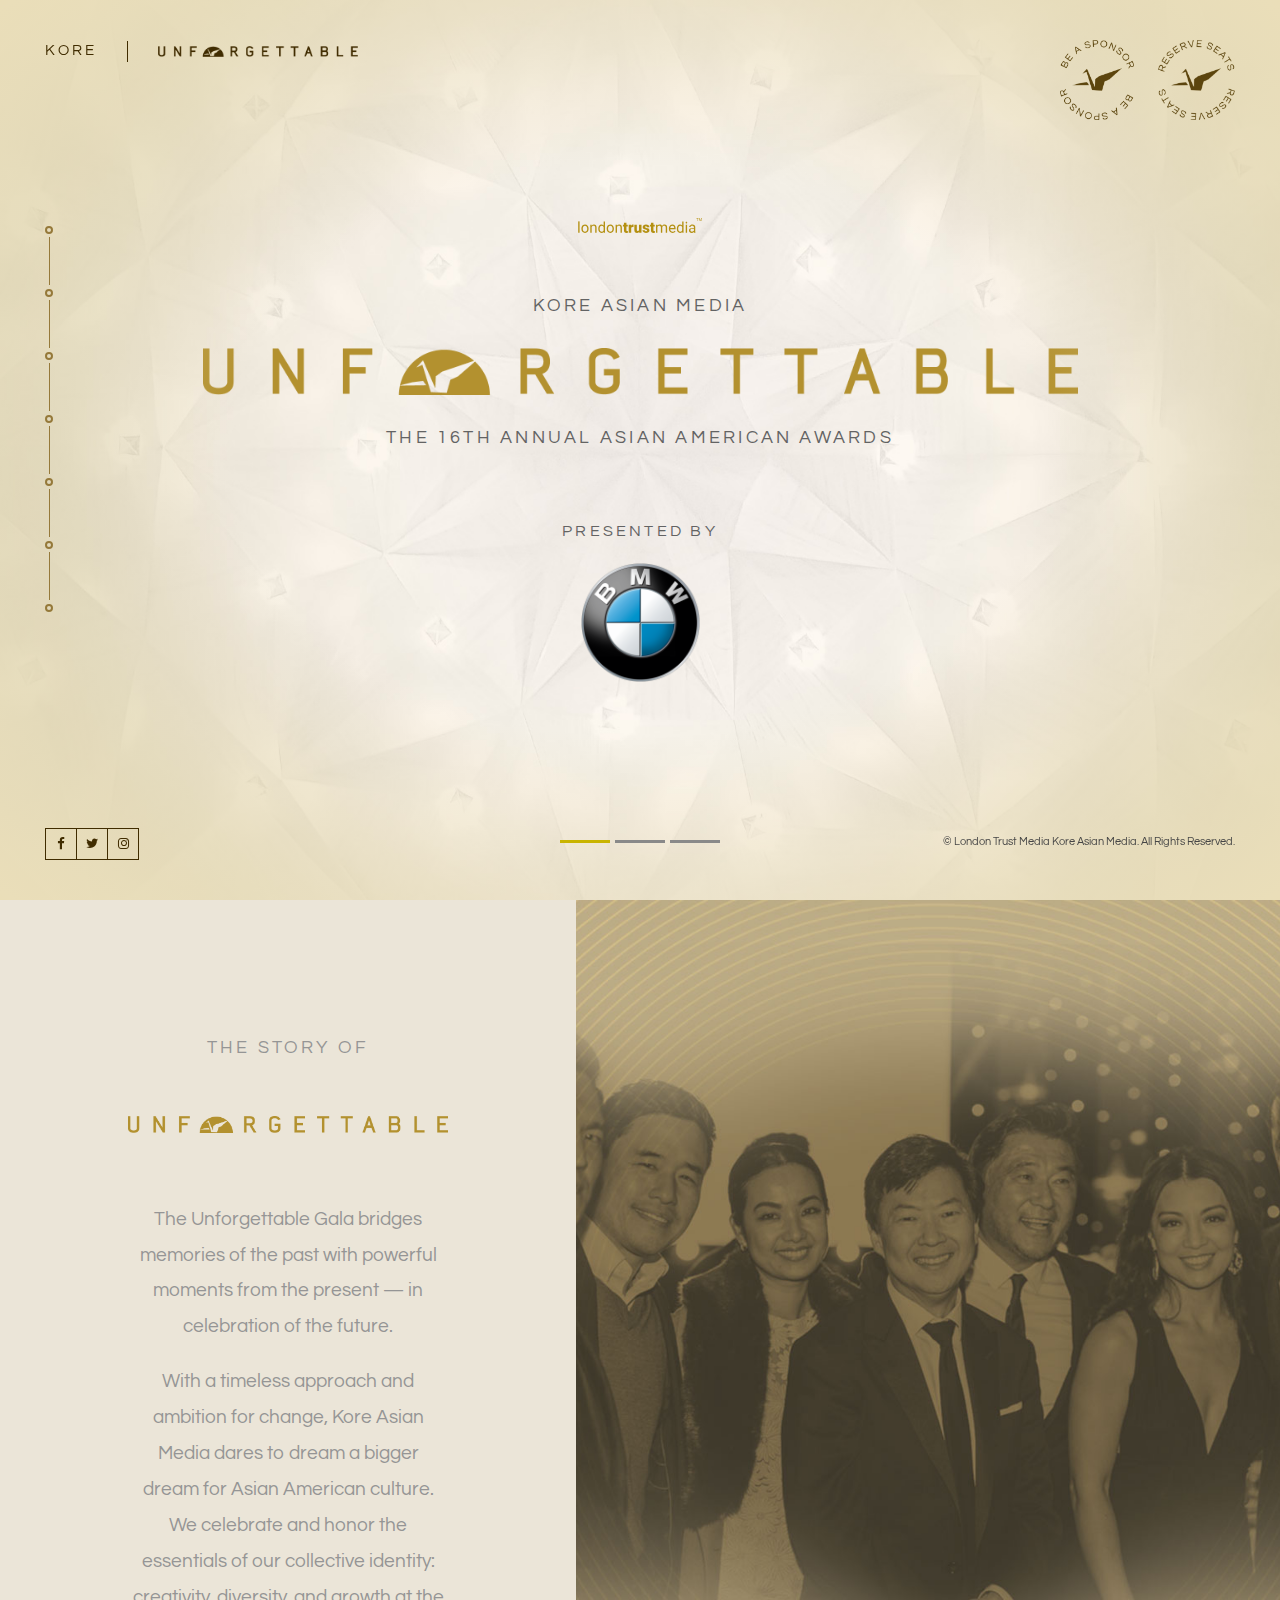
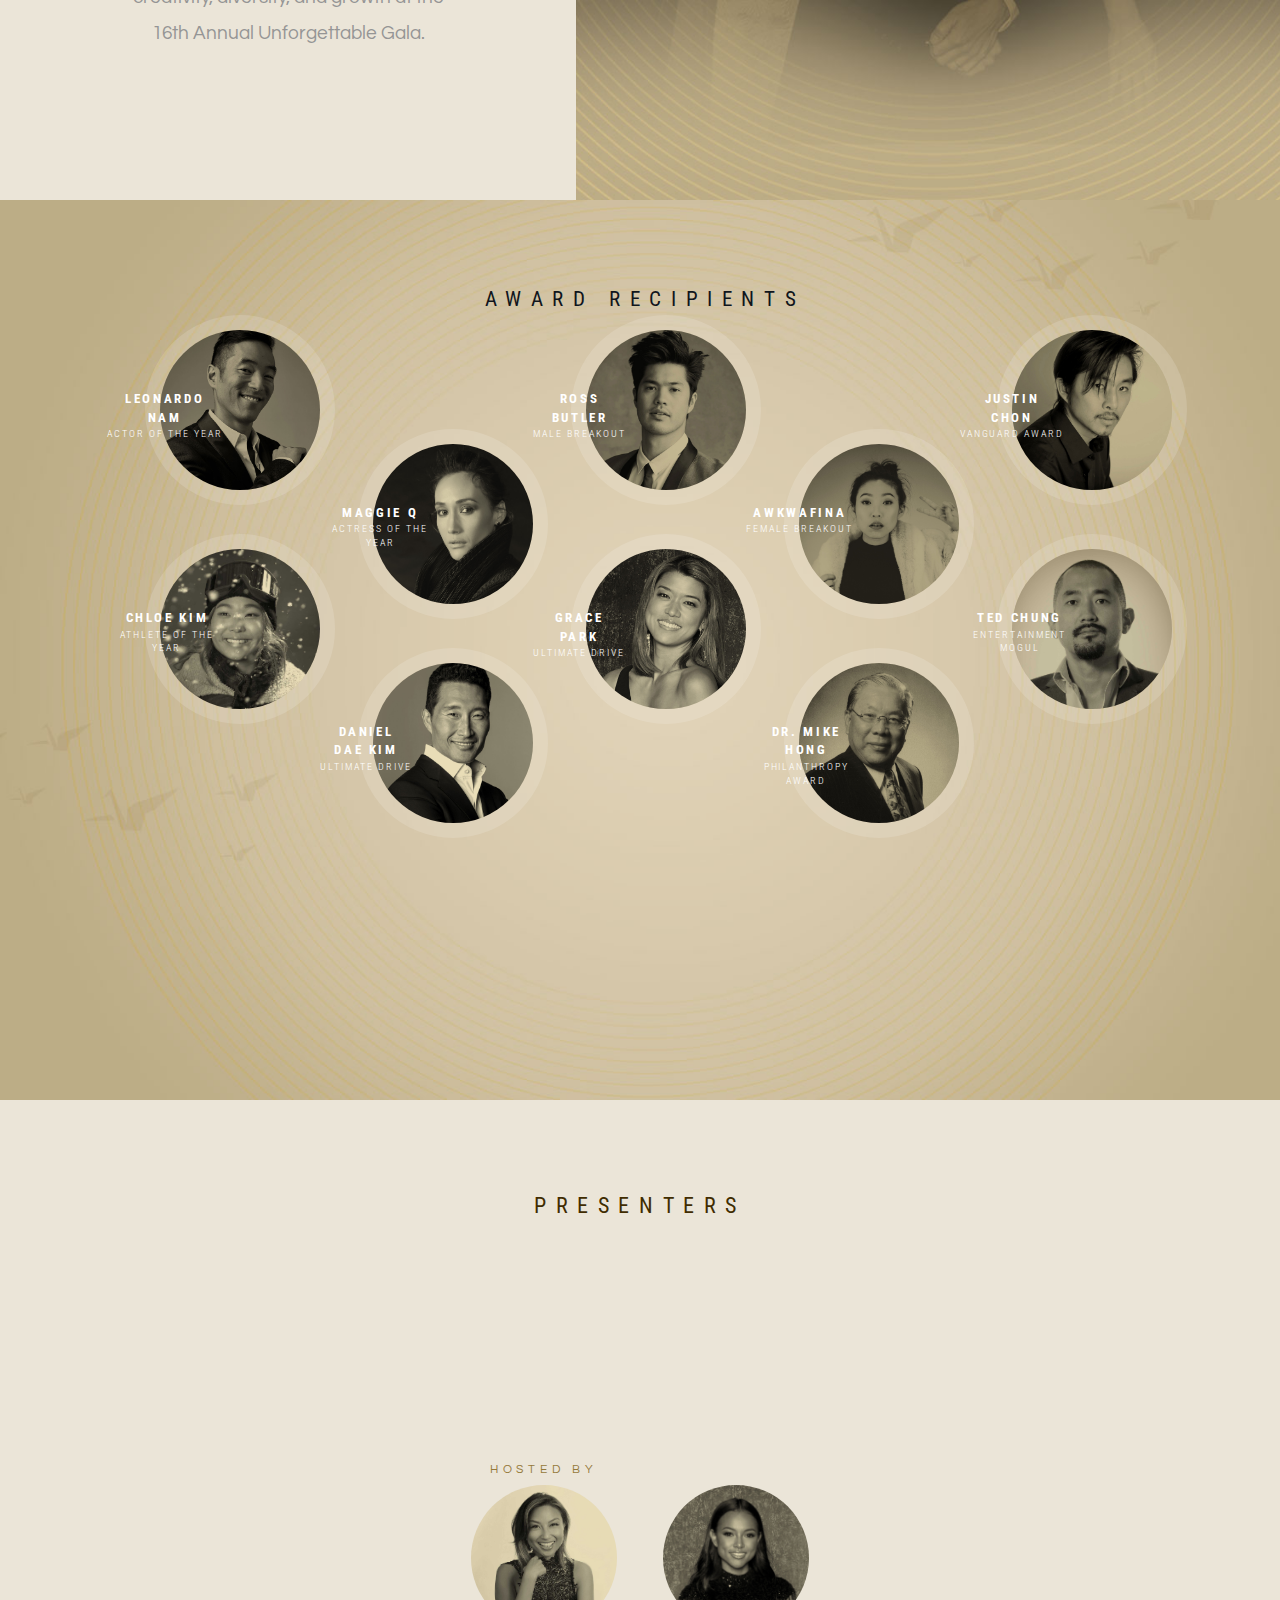
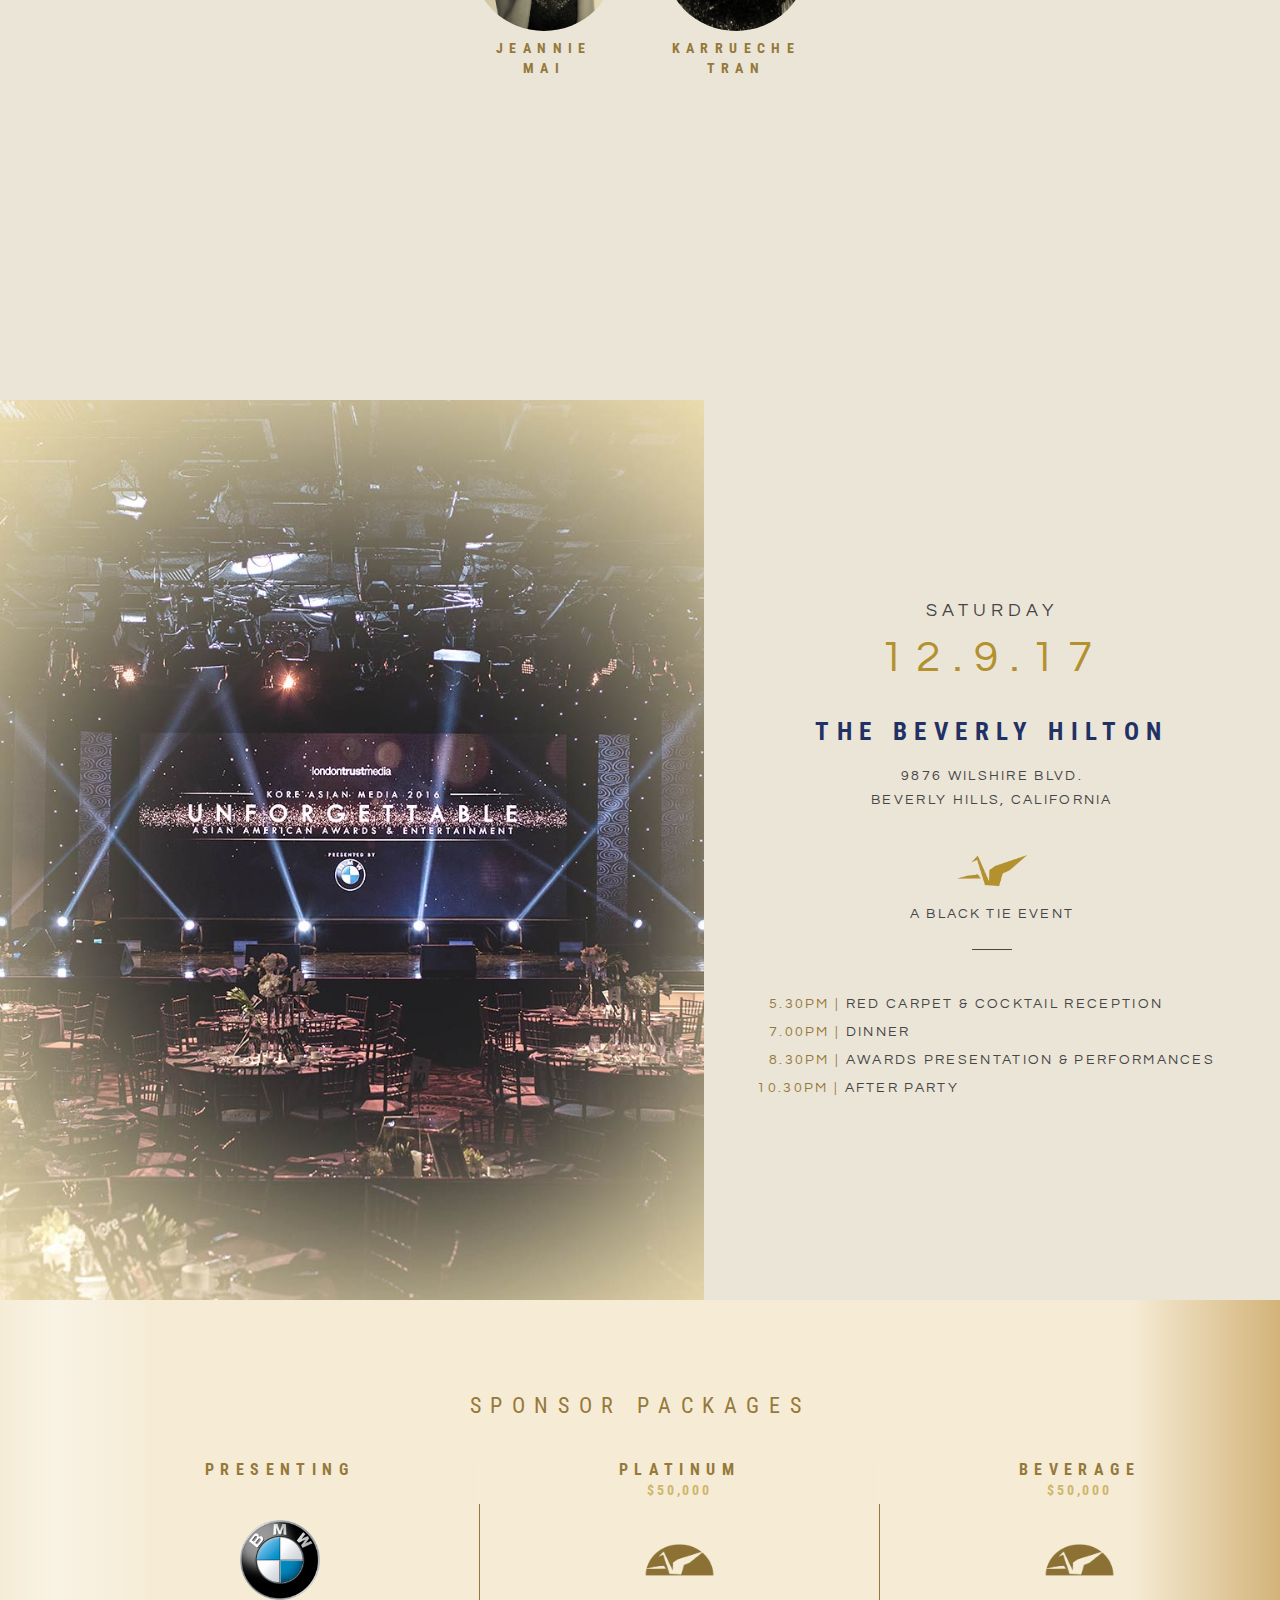
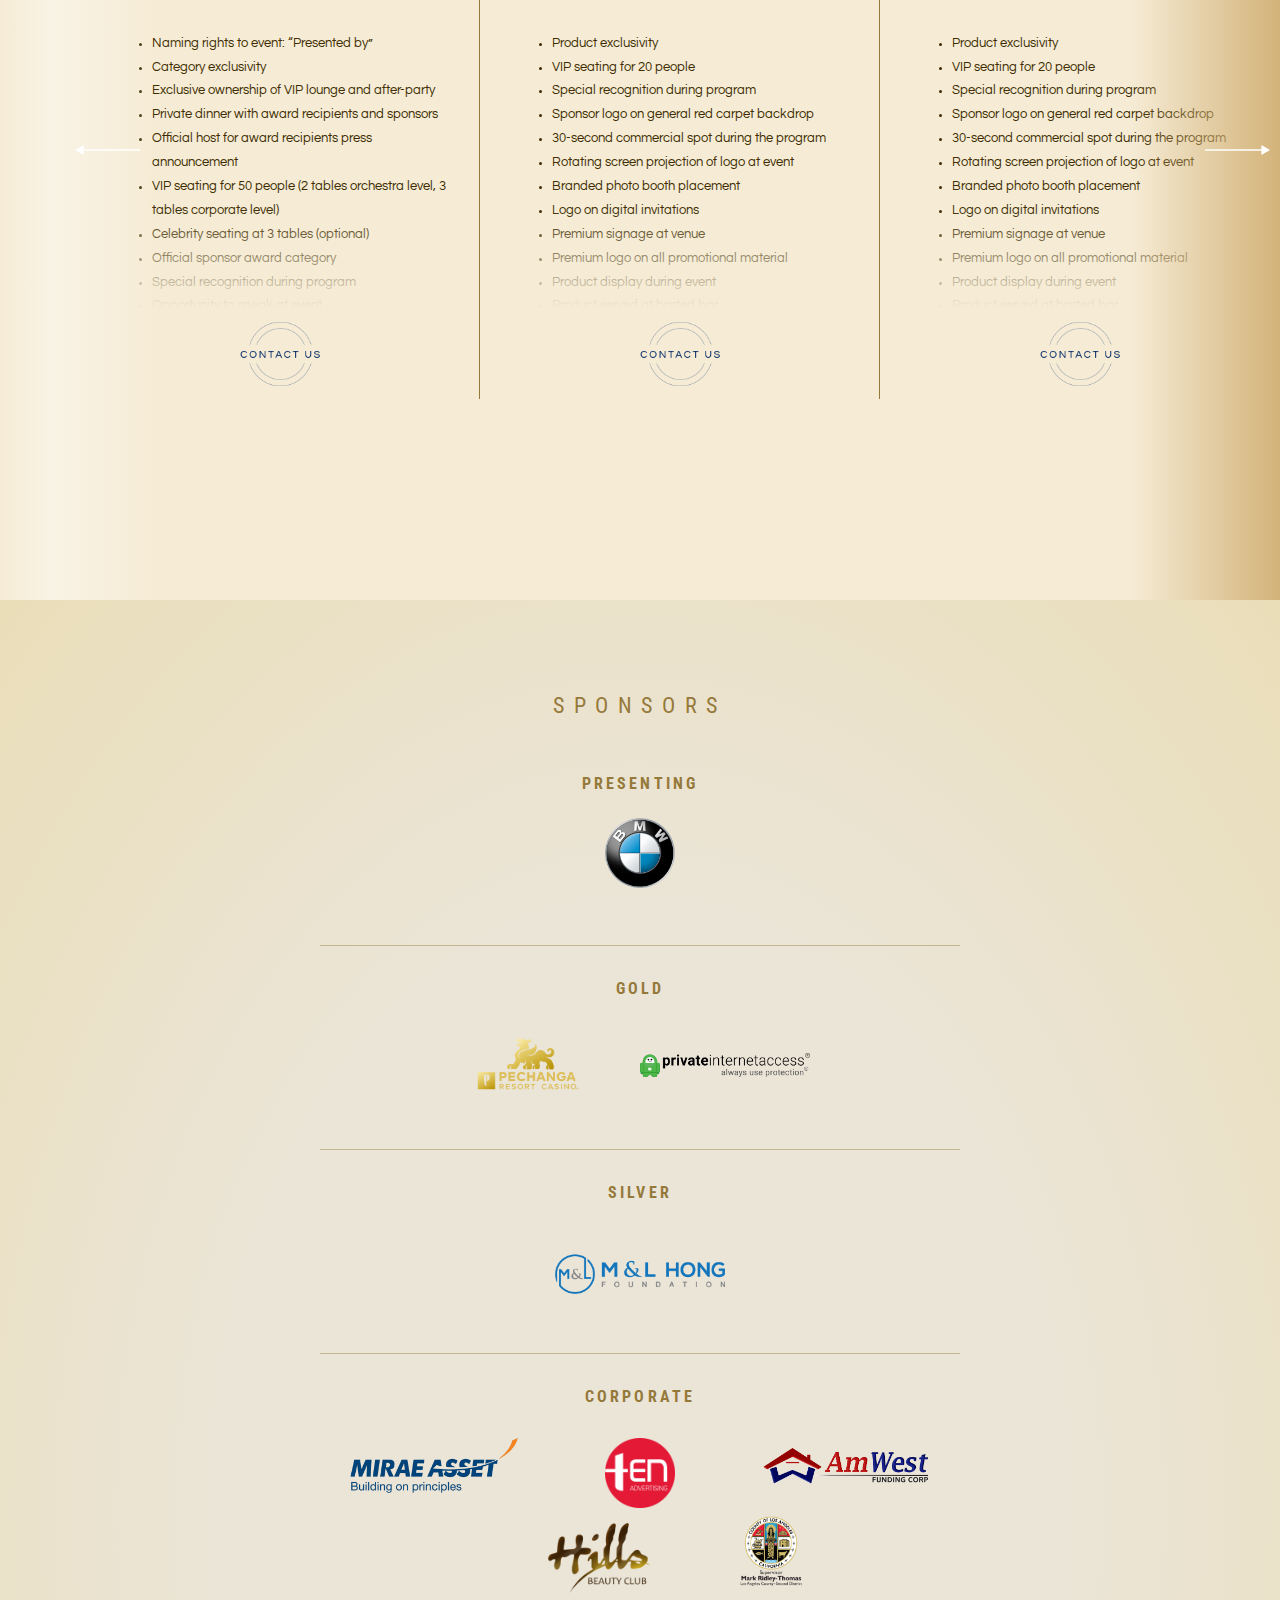
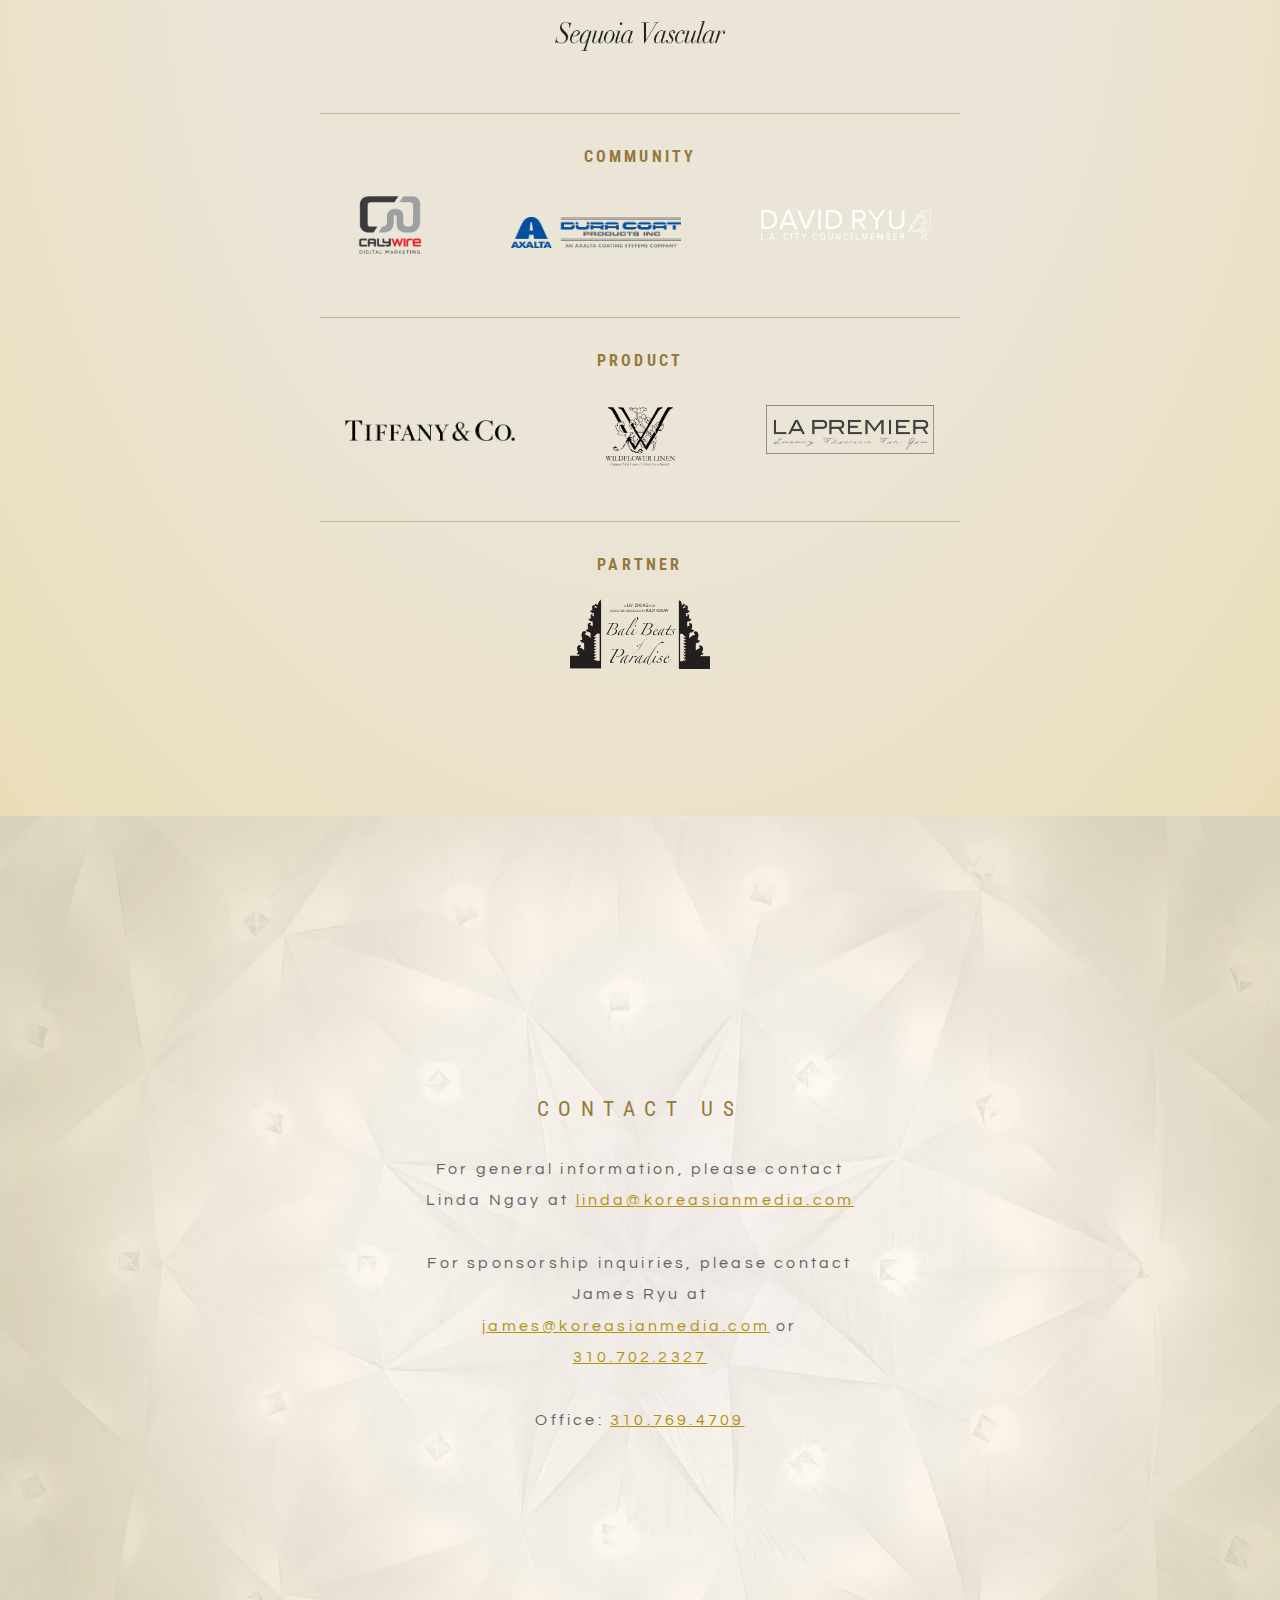
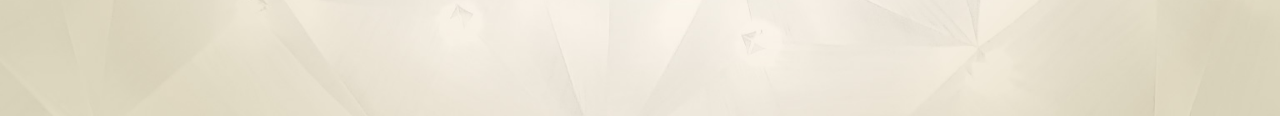
<file: index-11_18_17.html>
<!doctype html>
<html class="no-js" lang="en">
    <head>
        <meta charset="utf-8">
        <meta http-equiv="x-ua-compatible" content="ie=edge">
        <title>Unforgettable Gala | Kore Asian Media</title>
        <meta name="description" content="">
        <meta name="viewport" content="width=device-width, initial-scale=1">

        <link rel="manifest" href="site.webmanifest">
        <link rel="apple-touch-icon" href="icon.png">
        <!-- Place favicon.ico in the root directory -->

        <link rel="stylesheet" href="css/normalize.css">
        <link rel="stylesheet" href="css/main.css">
        <link href="https://fonts.googleapis.com/css?family=Questrial|Roboto+Condensed:300,400,700" rel="stylesheet">
        <link rel="stylesheet" href="css/font-awesome.min.css">
        <link rel="stylesheet" href="css/swiper.min.css">
        <link rel="stylesheet" href="css/unforgettable.css">
    </head>
    <body>
        <!--[if lte IE 9]>
            <p class="browserupgrade">You are using an <strong>outdated</strong> browser. Please <a href="https://browsehappy.com/">upgrade your browser</a> to improve your experience and security.</p>
        <![endif]-->

        <!-- Add your site or application content here -->
        <header class="gui">
            <div class="logo">
                <a href="http://kore.am/" target="_blank">KORE</a> <a href="#hero" class="home-link"><img src="img/LOGOS/logo-dark.png" alt="Unforgettable"></a>
            </div>
            <div class="hamburger">
                <div class="d1"></div>
                <div class="d2"></div>
                <div class="d3"></div>
            </div>
            <div class="mobile-menu">
                <button class="close">
                    <div class="l1"></div>
                    <div class="l2"></div>
                </button>
                <div class="cta">
                    <a class="sponsor-link" href="#packages">
                        <img src="img/BUTTONS/becomesponsor.png" alt="Become Sponsor">
                    </a>
                    <a href="https://unforgettablegala.eventbrite.com" target="_blank">
                        <img src="img/BUTTONS/reserveseats.png" alt="Reserve Seats">    
                    </a>
                </div>
                <nav>
                    <ul>
                        <li class="first_tier"><a href="#about">About</a></li>
                        <li class="first_tier"><a href="#recipients">Recipients</a></li>
                        <li class="first_tier"><a href="#presenters">Presenters</a></li>
                        <!-- <li class="parent"><a href="#awards">Awards</a>
                            <ul>
                                <li><a href="#recipients">Recipients</a></li>
                                <li><a href="#presenters">Presenters</a></li>
                            </ul>
                        </li> -->
                        <!-- <li class="first_tier"><a href="#performers">Performers</a></li> -->
                        <li class="first_tier"><a href="#eventinfo">Event Info</a></li>
                        <li class="first_tier">
                            <a href="#packages">Sponsorship Packages</a>
                        </li>
                        <li class="first_tier">
                            <a href="#sponsors">Sponsors</a>
                        </li>
                        <!-- <li class="first_tier parent"><a href>Sponsorship</a>
                            <ul>
                                <li><a href="#packages">Packages</a></li>
                                <li><a href="#sponsors">Sponsors</a></li>
                            </ul>
                        </li> -->
                        <!-- <li><a href="#packages">Sponsor Packages</a></li> -->
                        <!-- <li><a href="#pastgalas">Past Galas</a></li>
                        <li><a href="#gallery">Gallery</a></li> -->
                        <li class="first_tier"><a href="#contact">Contact</a></li>
                    </ul>
                </nav>
                <div class="social">
                    <ul>
                        <li><a href="https://www.facebook.com/koreasianmedia/" target="_blank">
                            <i class="fa fa-facebook"></i>
                        </a></li>
                        <li><a href="http://twitter.com/koreasianmedia?lang=en" target="_blank">
                            <i class="fa fa-twitter"></i>
                        </a></li>
                        <li><a href="http://www.instagram.com/koreasianmedia/" target="_blank">
                            <i class="fa fa-instagram"></i>
                        </a></li>
                    </ul>
                </div>
                <div class="copyright">
                    &copy; London Trust Media Kore Asian Media. All Rights Reserved.
                </div>
                <div class="navmask"></div>
            </div>
            <div class="promo">
                Presented By
                <img src="img/LOGOS/BMW.png" alt="BMW">
            </div>
        </header>
            
        <section class="hero" data-section-name="hero">

            <div class="swiper-container hero-swiper">

                <div class="swiper-wrapper">
                    <!-- Slides -->
                    <div class="swiper-slide" style="background-image: url('img/backgrounds/hero1.jpg');">
                        <div class="slide_one">
                            <img class="londontrust" src="img/LOGOS/LondonTrustMedia.svg" alt="London Trust Media">
                            <div>
                                Kore Asian Media
                            </div>
                            <img class="logo" src="img/LOGOS/logo@4x.png" alt="Unforgettable Gala">
                            <div>
                                The 16th Annual Asian American Awards
                            </div>
                            <div class="sponsor">
                                Presented By
                                <img src="img/LOGOS/BMW.png" alt="BMW">
                            </div>
                        </div>
                        <div class="gradient_mask"></div>
                    </div>
                    <div class="swiper-slide">
                        <iframe width="100%" height="100%" src="https://www.youtube.com/embed/Z6HUTxSq2fk?rel=0&amp;controls=0&amp;showinfo=0" frameborder="0" allowfullscreen></iframe>
                    </div>
                    <div class="swiper-slide" style="background-image: url('img/backgrounds/UNFO_SLIDE_2_1920.jpg');">
                        <div class="gradient_mask"></div>
                    </div>
                </div>
                <!-- If we need pagination -->
                <div class="swiper-pagination"></div>
            </div>
            <!-- <div class="gradient_mask"></div> -->
        </section>

        <section class="about" data-section-name="about">
            <div>
                <div class="subtitle">
                    The Story Of
                </div>
                <img src="img/LOGOS/logo@4x.png" alt="Unforgettable">
                <p style="margin-bottom: 0;">The Unforgettable Gala bridges memories of the past with powerful moments from the present — in celebration of the future.</p>
                <p>With a timeless approach and ambition for change, Kore Asian Media dares to dream a bigger dream for Asian American culture. We celebrate and honor the essentials of our collective identity: creativity, diversity, and growth at the 16th Annual Unforgettable Gala.</p>
            </div>
            <div>
                
            </div>
        </section>

        <section class="recipients people" data-section-name="recipients">
            <h1>
                Award Recipients
            </h1>
            <div>
                <div class="recipient" data-person="leonam">
                    <div class="bgimg" style="background-image: url('img/HEADSHOTS/RECIPIENTS/LEONAM.jpg')"></div>
                    <div class="name">Leonardo<br /> Nam<div>Actor of the Year</div></div>
                </div>
                <div class="recipient" data-person="maggieq">
                    <div class="bgimg" style="background-image: url('img/HEADSHOTS/RECIPIENTS/MAGGIEQ.jpg')"></div>
                    <div class="name">Maggie Q<div>Actress of the Year</div></div>
                </div>
                <div class="recipient" data-person="rossbutler">
                    <div class="bgimg" style="background-image: url('img/HEADSHOTS/RECIPIENTS/ROSSBUTLER.jpg')"></div>
                    <div class="name">Ross<br /> Butler<div>Male Breakout</div></div>
                </div>
                <div class="recipient" data-person="awkwafina">
                    <div class="bgimg" style="background-image: url('img/HEADSHOTS/RECIPIENTS/AWKQUAFINA.jpg')"></div>
                    <div class="name">Awkwafina<div>Female Breakout</div></div>
                </div>
                <div class="recipient" data-person="justinchon">
                    <div class="bgimg" style="background-image: url('img/HEADSHOTS/RECIPIENTS/JUSTINCHON.jpg')"></div>
                    <div class="name">Justin<br /> Chon<div>Vanguard Award</div></div>
                </div>
                <div class="recipient" data-person="chloekim">
                    <div class="bgimg" style="background-image: url('img/HEADSHOTS/RECIPIENTS/CHLOEKIM.jpg')"></div>
                    <div class="name">Chloe Kim<div>Athlete of the Year</div></div>
                </div>
                <div class="recipient" data-person="danieldaekim">
                    <div class="bgimg" style="background-image: url('img/HEADSHOTS/RECIPIENTS/DANIELDAEKIM.jpg')"></div>
                    <div class="name">Daniel<br /> Dae Kim<div>Ultimate Drive</div></div>
                </div>
                <div class="recipient" data-person="gracepark">
                    <div class="bgimg" style="background-image: url('img/HEADSHOTS/RECIPIENTS/GRACEPARK.jpg')"></div>
                    <div class="name">Grace<br /> Park<div>Ultimate Drive</div></div>
                </div>
                <div class="recipient" data-person="drhong">
                    <div class="bgimg" style="background-image: url('img/HEADSHOTS/RECIPIENTS/DRHONG.jpg')"></div>
                    <div class="name">Dr. Mike<br /> Hong<div>Philanthropy Award</div></div>
                </div>
                <div class="recipient" data-person="tedchung">
                    <div class="bgimg" style="background-image: url('img/HEADSHOTS/RECIPIENTS/TEDCHUNG.jpg')"></div>
                    <div class="name">Ted Chung<div>Entertainment Mogul</div></div>
                </div>
            </div>
            <!-- <div>
                <div class="recipient" data-person="danieldaekim">
                    <div class="bgimg" style="background-image: url('img/HEADSHOTS/RECIPIENTS/DANIELDAEKIM.jpg')"></div>
                    <div class="name">Daniel<br /> Dae Kim<div>Ultimate Drive</div></div>
                </div>
                <div class="recipient" data-person="gracepark">
                    <div class="bgimg" style="background-image: url('img/HEADSHOTS/RECIPIENTS/GRACEPARK.jpg')"></div>
                    <div class="name">Grace<br /> Park<div>Ultimate Drive</div></div>
                </div>
                <div class="recipient" data-person="drhong">
                    <div class="bgimg" style="background-image: url('img/HEADSHOTS/RECIPIENTS/DRHONG.jpg')"></div>
                    <div class="name">Dr. Mike<br /> Hong<div>Philanthropy Award</div></div>
                </div>
                <div class="recipient" data-person="tba">
                    <div class="bgimg" style="background-image: url('img/HEADSHOTS/RECIPIENTS/TBA.jpg')"></div>
                    <div class="name">To Be<br /> Announced</div>
                </div>
            </div> -->
            <div class="modals">
                <div id="leonam" class="modal">
                    <button class="close">
                        <div class="l1"></div>
                        <div class="l2"></div>
                    </button>
                    <div>
                        <div class="recipient">
                            <div class="bgimg" style="background-image: url('img/HEADSHOTS/RECIPIENTS/LEONAM.jpg')"></div>
                            <div class="name">Leonardo Nam</div>
                            <div class="title">Actor of the Year</div>
                        </div>
                    </div>
                    <div>
                        <div class="bio">
                            <div class="bio-scroll">
                                <p>
                                    Leonardo Nam has gained global fans through his role as the lab technician Felix Lutz on the critically acclaimed, award-winning HBO series “Westworld.” Based on the original 1973 Michael Crichton film of the same name, the series brings to life a futuristic amusement park intended for rich vacationers populated by robotic “hosts,” ultimately indulging their wildest fantasies and desires. “Westworld” premiered its first season in October 2016 and received a slew of highly esteemed nominations, including these accolades, which include: 2017 Golden Globe Awards: Best Television Series - Drama (nominated), 2017 SAG Awards: Outstanding Performance by an Ensemble in a Drama Series (nominated), 2016 Critics Choice Television Awards: Most Exciting New Series (won) and Best Drama Series (nominated), to name a few.
                                </p>
                                <p>
                                    Nam is also working on a variety of additional projects including: a supporting role in the indie feature “Puberty” for Flying Lotus’ Brainfeeder Films opposite Abbie Cornish a supporting role in the new Netflix original film “Happy Anniversary” (written and directed by Jared Stern) and a guest star role on the new Comedy Central series “Hampton DeVille.”
                                </p>
                                <p>
                                    Born in Argentina to Korean immigrant parents and raised in Sydney, Australia, Nam attended Sydney Technical High School and studied architecture at the University of New South Wales. To pursue his dream of becoming an actor, Leonardo moved to New York at 19. There he studied drama at the critically acclaimed HB Studio and also worked with the New York Public Theater/Shakespeare in the Park company and Sigourney Weaver and Jim Simpson’s The Bats Theater Company. His breakout role came in the Paramount comedy “The Perfect Score,” starring Scarlett Johansson, Chris Evans and Erika Christensen. Since then he has starred in a string of movies, namely “The Sisterhood of the Traveling Pants” 1 &amp; 2, “The Fast and the Furious: Tokyo Drift,” “Vantage Point,” “He’s Just Not That Into You,” “One for the Money,” and most recently in the Sam Raimi production “Murder of a Cat.”
                                </p>
                            </div>
                        </div>
                    </div>
                </div>
                <div id="maggieq" class="modal">
                    <button class="close">
                        <div class="l1"></div>
                        <div class="l2"></div>
                    </button>
                    <div>
                        <div class="recipient">
                            <div class="bgimg" style="background-image: url('img/HEADSHOTS/RECIPIENTS/MAGGIEQ.jpg')"></div>
                            <div class="name">Maggie Q</div>
                            <div class="title">Actress of the Year</div>
                        </div>
                    </div>
                    <div>
                        <div class="bio">
                            <div class="bio-scroll">
                                <p>Maggie Q stars as F.B.I Agent Hannah Wells on ABC’s hit drama “Designated Survivor,” currently in its second season. </p>
 
                                <p>Maggie Q starred opposite Dylan McDermott on CBS’ drama thriller series “Stalker.” Best known for her role on CW’s successful action series “Nikita,” where for four seasons, “Nikita” chronicled the story of a rogue assassin (played by Maggie Q) who returns to take down the secret organization that trained her.</p>
                                 
                                <p>In March 2014, Maggie starred as Tori in Summit Entertainment’s box office hit “Divergent,” alongside Shailene Woodley and Theo James, and returned in “Allegiant” which was released in March of 2016.</p>
                                 
                                <p>Maggie also starred in the independent cyber thriller “Jekyll Island,” alongside Minnie Driver, Dianna Agron and Ed Westwick.  Additional film credits include “Mission Impossible III,” “Live Free or Die Hard,” “Decpetion,” “New York, I Love You,” “Balls of Fury,” “House of Harmony,” “Rush Hour 2,” “The Warrior and the Wolf” and Daniel Lee’s “Three Kingdoms: Resurrection of the Dragon,” “Dragon Squad,” “Naked Weapon” and “Gen-X Cops2: Metal Mayhem.</p>    
                                 
                                <p>Maggie Q is a native of Honolulu, Hawaii. She is an animal and human rights activist through her support of programs such as PETA, Best Friends, WildAid, Kageno and the Washington D.C. based PCRM (Physicians Committee for Responsible Medicine).</p> 
                            </div>
                        </div>
                    </div>
                </div>
                <div id="rossbutler" class="modal">
                    <button class="close">
                        <div class="l1"></div>
                        <div class="l2"></div>
                    </button>
                    <div>
                        <div class="recipient">
                            <div class="bgimg" style="background-image: url('img/HEADSHOTS/RECIPIENTS/ROSSBUTLER.jpg')"></div>
                            <div class="name">Ross Butler</div>
                            <div class="title">Male Breakout</div>
                        </div>
                    </div>
                    <div>
                        <div class="bio">
                            <div class="bio-scroll">
                                <p>
                                    Ross Butler is emerging as a prominent player in Hollywood’s next generation. Variety Magazine named him one of 10 TV Stars to Watch in 2017. Butler currently portrays the popular basketball jock, Zach Dempsey in the binge-worthy Netflix series, “13 Reasons Why”. This high school drama-mystery has become one of the most watched shows of all time for the live streaming conglomerate and became the most tweeted show of 2017. Butler’s dedication to his craft and urge to break free from typecasting has earned him extraordinary praise and created a much bigger conversation about Asian Americans in diversity.
                                </p>
                                <p>
                                    Butler first began his acting career in 2010, when he left his path toward chemical engineering at Ohio State University for a life in front of the camera. He made his acting debut opposite, Zendaya, on Disney Channel’s “K.C. Undercover,” and the Disney’s smash hit “Teen Beach 2,” MTV’s most watched series and cult classic, “Teen Wolf,” and most recently as Reggie Mantle in The CW’s critically acclaimed series, “Riverdale.”
                                </p>
                            </div>
                        </div>
                    </div>
                </div>
                <div id="awkwafina" class="modal">
                    <button class="close">
                        <div class="l1"></div>
                        <div class="l2"></div>
                    </button>
                    <div>
                        <div class="recipient">
                            <div class="bgimg" style="background-image: url('img/HEADSHOTS/RECIPIENTS/AWKQUAFINA.jpg')"></div>
                            <div class="name">Awkwafina</div>
                            <div class="title">Female Breakout</div>
                        </div>
                    </div>
                    <div>
                        <div class="bio">
                            <div class="bio-scroll">
                                <p>
                                    Nora Lum, known by the moniker, Awkwafina, is a rapper, comedian, television host and actress from New York City. Born to a South Korean mother and Chinese-American father, she was raised primarily by her grandmother in Forest Hills, Queens where she attended LaGuardia High School of Music &amp; Art for the trumpet. 
                                </p>
                                <p>
                                    Awkwafina is best known for her breakout single and music video “My Vag,” which went viral on YouTube in 2012. After self-producing and releasing her first album “Yellow Ranger” in 2014, she was added to the cast of MTV's “Girl Code” and “Girl Code Live.” Later that year, she began filming the first season of her web series “Tawk,” which was named an Official Honoree in the 2016 Webby Awards. She was cast in her first film later that year with Seth Rogen and Zac Efron in “Neighbors 2: Sorority Rising.” The part led to roles in three more films, including a lead role in the highly-anticipated summer blockbuster Ocean's 8, alongside Sandra Bullock, Cate Blanchett, Rihanna and others. Last spring, she was added to the cast of "Crazy Rich Asians" as the part of Peik Lin. 
                                </p>
                            </div>
                        </div>
                    </div>
                </div>
                <div id="justinchon" class="modal">
                    <button class="close">
                        <div class="l1"></div>
                        <div class="l2"></div>
                    </button>
                    <div>
                        <div class="recipient">
                            <div class="bgimg" style="background-image: url('img/HEADSHOTS/RECIPIENTS/JUSTINCHON.jpg')"></div>
                            <div class="name">Justin Chon</div>
                            <div class="title">Vanguard</div>
                        </div>
                    </div>
                    <div>
                        <div class="bio">
                            <div class="bio-scroll">
                                <p>
                                    Filmmaker and actor, Justin Chon richly deserved the major attention he enjoyed at this year’s Sundance Film Festival for his film “Gook,” taking home the Next Audience Award. Set during the 1992 L.A. Riots, the film centers on the relationship between an African American girl and two Korean brothers who own a shoe store in Paramount, California. The film was inspired by events from Chon’s own childhood. He was born in South Korea and grew up in California’s Bay Area, where he helped out at his parents’ beauty supply store. In August 2017, the limited national release of “Gook” opened to widespread critical acclaim and a positive public reception.
                                </p>
                                <p>
                                    Although Chon is known worldwide for his role as Eric Yorkie in the “Twilight” series, he has also appeared in a recurring role on the ABC sitcom “Dr. Ken” and will star in the new and highly anticipated ABC drama series “Deception.” Chon also wrote, produced and starred in his own independent film “Man-Up.” Other starring film credits include “Soul Searching,” the Martin Scorsese executive produced feature “Revenge of the Green Dragons” and “21 and Over” from the creators of “The Hangover.” Other credits include “From the Rough” opposite Taraji P. Henson, “Crossing Over” opposite Harrison Ford, and many others.
                                </p>
                            </div>
                        </div>
                    </div>
                </div>
                <div id="chloekim" class="modal">
                    <button class="close">
                        <div class="l1"></div>
                        <div class="l2"></div>
                    </button>
                    <div>
                        <div class="recipient">
                            <div class="bgimg" style="background-image: url('img/HEADSHOTS/RECIPIENTS/CHLOEKIM.jpg')"></div>
                            <div class="name">Chloe Kim</div>
                            <div class="title">Athlete of the Year</div>
                        </div>
                    </div>
                    <div>
                        <div class="bio">
                            <div class="bio-scroll">
                                <p>Chloe kicked off the 2016-17 season winning Gold medals at the Copper Grand Prix and LAAX Open, pushing her consecutive event win streak to eight. She went on to win Bronze at X Games and the first World Cup Crystal Globe of her career. Chloe finished the season defending her Gold medal at the Burton US Open, cementing her status as the top female halfpipe rider in the world heading into the 2018 Olympics.</p>

                                <p>During the 2015-16 season, Chloe won six Gold and two Silver medals. Chloe season highlights included defending her X Games Gold medal, becoming the first X Games athlete to win two Golds before the age of 16. Chloe continued to break new ground in women’s snowboarding, becoming the first woman to land back-to-back 1080s and score a perfect 100.</p>

                                <p>Chloe made history during the 2014-15 season when she became the youngest competitor (at 14 years old) to win a winter X Games Gold medal.</p>

                                <p>2013-14 was Chloe’s breakout season. The year began with a Bronze medal at the Dew Tour and continued with Chloe grabbing Silver at X Games. She finished the season with another Silver at the Burton US Open – all at the age of 13.</p>

                                <p>Chloe has had just as much success off of the mountain as she has had on it, being featured on Forbes 30 under 30 list in 2017, TIME’s 30 Most Influential Teens of 2016, and espnW’s 2015 IMPACT25 list. In addition, Chloe has been nominated for an ESPY, Kids Choice Sports Award, and two Laureus World Sports Awards.</p>

                                <p>Chloe qualified to make the 2014 Olympic Halfpipe team, but due to her age and IOC rules, was unable to compete, setting up her debut on the Olympics stage in Korea in 2018. Chloe’s first tracks on a snowboard were at the age of four and she began competing when she was six. Chloe, whose parents emigrated from Korea, now lives in Los Angeles with her family.</p>
                            </div>
                        </div>
                    </div>
                </div>
                <div id="danieldaekim" class="modal">
                    <button class="close">
                        <div class="l1"></div>
                        <div class="l2"></div>
                    </button>
                    <div>
                        <div class="recipient">
                            <div class="bgimg" style="background-image: url('img/HEADSHOTS/RECIPIENTS/DANIELDAEKIM.jpg')"></div>
                            <div class="name">Daniel Dae Kim</div>
                            <div class="title">Ultimate Drive</div>
                        </div>
                    </div>
                    <div>
                        <div class="bio">
                            <div class="bio-scroll">
                                <p>Daniel Dae Kim continues his string of multifaceted and stereotype-breaking roles as an actor, director and producer. Prior to his seven-season portrayal of Chin Ho Kelly on “Hawaii Five-0”, Kim was best known for his role as Jin Soo Kwon on the hit TV series “Lost,” for which he shared a 2006 Screen Actors Guild Award for Best Ensemble, and was individually honored with an AZN Asian Excellence Award, a Multicultural Prism Award and a Vanguard Award from the Korean American Coalition, all for Outstanding Performance by an Actor.  In 2009, he was recognized with the prestigious KoreAm Achievement Award in the field of Arts and Entertainment, and has twice been named one of PEOPLE Magazine’s "Sexiest Men Alive."</p>
                                <p>Born in Busan, South Korea, and raised in New York and Pennsylvania, Kim discovered acting while a student at Haverford College. After graduation, he moved to New York City, where he began his career on stage, performing in classics such as "Romeo and Juliet,” “Ivanov,” and "A Doll's House," Despite early success, he decided to deepen his knowledge of the craft by enrolling at New York University's Graduate Acting Program, where he earned his Master's Degree. After receiving his MFA, Kim's film career began in earnest with roles in "The Jackal," "For Love of the Game," "The Hulk," "Spider-Man 2" and "The Cave," as well as the Academy Award-winning "Crash.” Most recently, he created the role of Jack Kang for “Insurgent,” and “Allegiant” of the “Divergent Series.” </p>
                                <p>Most recently, he received a Broadway Beacon Award for his role as the King of Siam in Lincoln Center’s Tony award-winning production of “The King and I,” as well as the Theater Legacy Award from New York’s Pan Asian Repertory Theater. Outside of his artistic endeavors, he actively pursues interests in the community at large, having most recently served as Cultural Envoy and Member of the U.S. Presidential Delegation for the United States at the World Expo in Korea.</p>
                            </div>
                        </div>
                    </div>
                </div>
                <div id="gracepark" class="modal">
                    <button class="close">
                        <div class="l1"></div>
                        <div class="l2"></div>
                    </button>
                    <div>
                        <div class="recipient">
                            <div class="bgimg" style="background-image: url('img/HEADSHOTS/RECIPIENTS/GRACEPARK.jpg')"></div>
                            <div class="name">Grace Park</div>
                            <div class="title">Ultimate Drive</div>
                        </div>
                    </div>
                    <div>
                        <div class="bio">
                            <div class="bio-scroll">
                                <p>Grace Park is a fan-favorite for her starring roles on the critically acclaimed series "Battlestar Galactica," in which she played not one, but two leading roles (Boomer and Athena). Her performance garnered her a place in TV Guide's "100 Most Memorable Moments in TV History.”</p>
                                <p>Born in Los Angeles and raised in Canada, Park received a degree in Psychology from the University of British Columbia before turning her attention to film and television. Her performance in "The Border", earned a nomination for a Gemini Award for Best Performance by an Actress in a Leading Dramatic Role. </p>
                                <p>Solidifying herself as a staple in the entertainment industry, Grace Park’s seven-season-run on “Hawaii Five-0,” brought heart, suspense, tragedy and sensuality to the iconic role of Kono Kalakaua. As a result, she was nominated in both 2011 and 2012 for a Teen Choice Award for Choice TV Actress: Action. </p>
                                <p>Park has earned a nomination for Outstanding Newcomer Award in 2006 by the Asian Excellence Awards for her artistry. In 2010, she received the Achievement Award in Entertainment from KoreAm. In 2014, Park was honored with the APEX Inspiration Award and inducted into the Asian Hall of Fame.</p>
                            </div>
                        </div>
                    </div>
                </div>
                <div id="drhong" class="modal">
                    <button class="close">
                        <div class="l1"></div>
                        <div class="l2"></div>
                    </button>
                    <div>
                        <div class="recipient">
                            <div class="bgimg" style="background-image: url('img/HEADSHOTS/RECIPIENTS/DRHONG.jpg')"></div>
                            <div class="name">Dr. Mike Hong</div>
                            <div class="title">Philanthropy Award</div>
                        </div>
                    </div>
                    <div>
                        <div class="bio">
                            <div class="bio-scroll">
                                <p>Dr. Mike Hong is a Korean American philanthropist and entrepreneur, who has been a long-time partner with Kore Asian Media. After founding the Dura Coat Products company in 1986, he has been widely recognized in the Chemistry and Biochemistry fields, receiving a distinguished alumni award from his alma mater, UCLA. Since graduating from UCLA in 1959, Dr. Mike Hong has given the commencement address as well at donating influential funds to the biochemistry and chemistry departments.</p>
                                <p>Alongside his massive success in business, Dr. Hong separates himself from the rest of the pack through his utter commitment to philanthropy and dedication to promoting and celebrating the Korean American diaspora. Honored by a number of publications and organizations for his trailblazing humanitarianism. Dr. Hong continues to pave the way for generations to come in his devotion to raising the bar in the Korean American community.</p>
                            </div>
                        </div>
                    </div>
                </div>
                <div id="tedchung" class="modal">
                    <button class="close">
                        <div class="l1"></div>
                        <div class="l2"></div>
                    </button>
                    <div>
                        <div class="recipient">
                            <div class="bgimg" style="background-image: url('img/HEADSHOTS/RECIPIENTS/TEDCHUNG.jpg')"></div>
                            <div class="name">Ted Chung</div>
                            <div class="title">Entertainment Mogul</div>
                        </div>
                    </div>
                    <div>
                        <div class="bio">
                            <div class="bio-scroll">
                                <p>Ted Chung is a music industry institution. Since 1999, he has judiciously helmed Snoop’s creative and prolific career. Chung has also successfully launched profitable media companies, marketing agencies, and entertainment ventures. All along the way, he has exhibited a flair for street-level grassroots marketing. “I started out DJ’ing and producing music in high school, which led me to the business side: I began meeting guys who represented and promoted music to DJs, and they introduced me to the world of street-team marketing,” Chung recently told "Billboard Magazine."</p>

                                <p>A native of Palos Verdes, California, Chung is the son of Korean immigrants and graduated from the Wharton School of Business at the University of Pennsylvania with a specialization in Entertainment Marketing. He and his cousin Seung Chung co-founded the Cashmere Agency in a borrowed one-room office in 1998. Soon after, he started Stampede Management with Snoop as his longtime client. Cashmere Agency and Stampede Management is now generously housed in an enormous warehouse space in Playa del Rey with plenty of space for their 40+ millennial staff to work their marketing magic on brands like Red Bull, Adidas, Netflix, E!, Sony Pictures and the Korean mobile-games company Com2uS.</p>
                            </div>
                        </div>
                    </div>
                </div>
                <img class="carousel-controls next" src="img/BUTTONS/arrow-right.svg" alt="Next Recipient" />
                <img class="carousel-controls previous" src="img/BUTTONS/arrow-left.svg" alt="Previous Recipient" />
            </div>
        </section>

        <section class="presenters people" data-section-name="presenters">
            <h1>Presenters</h1>
            <div class="presenter-container">
                <div class="presenter" data-person="jeanniemai">
                    <div class="image">
                        <img src="img/HEADSHOTS/PRESENTERS/JEANNIEMAI.jpg" alt="Jeannie Mai">
                    </div>
                    <div class="host">
                        Hosted By
                    </div>
                    <div class="name">
                        Jeannie Mai
                    </div>
                </div>
                <div class="presenter" data-person="karruechetran">
                    <div class="image">
                        <img src="img/HEADSHOTS/PRESENTERS/KARRUECHETRAN.jpg" alt="">
                    </div>
                    <div class="name">
                        Karrueche Tran
                    </div>
                </div>
                <!-- <div class="presenter" data-person="tokimonsta">
                    <div class="image">
                        <img src="img/HEADSHOTS/PRESENTERS/TOKIMONSTA.jpg" alt="">
                    </div>
                    <div class="name">
                        Rich Chigga
                    </div>
                </div>
                <div class="presenter" data-person="tokimonsta">
                    <div class="image">
                        <img src="img/HEADSHOTS/PRESENTERS/TOKIMONSTA.jpg" alt="">
                    </div>
                    <div class="name">
                        David Choe
                    </div>
                </div>
                <div class="presenter" data-person="tokimonsta">
                    <div class="image">
                        <img src="img/HEADSHOTS/PRESENTERS/TOKIMONSTA.jpg" alt="">
                    </div>
                    <div class="name">
                        Dumbfoundead
                    </div>
                </div>
                <div class="presenter" data-person="tokimonsta">
                    <div class="image">
                        <img src="img/HEADSHOTS/PRESENTERS/TOKIMONSTA.jpg" alt="">
                    </div>
                    <div class="name">
                        Wong Fu Productions
                    </div>
                </div>
                <div class="presenter" data-person="tokimonsta">
                    <div class="image">
                        <img src="img/HEADSHOTS/PRESENTERS/TOKIMONSTA.jpg" alt="">
                    </div>
                    <div class="name">
                        Jeannie Mai
                    </div>
                </div>
                <div class="presenter" data-person="tokimonsta">
                    <div class="image">
                        <img src="img/HEADSHOTS/PRESENTERS/TOKIMONSTA.jpg" alt="">
                    </div>
                    <div class="name">
                        Tokimonsta
                    </div>
                </div>
                <div class="presenter" data-person="tokimonsta">
                    <div class="image">
                        <img src="img/HEADSHOTS/PRESENTERS/TOKIMONSTA.jpg" alt="">
                    </div>
                    <div class="name">
                        David Choe
                    </div>
                </div>
                <div class="presenter" data-person="tokimonsta">
                    <div class="image">
                        <img src="img/HEADSHOTS/PRESENTERS/TOKIMONSTA.jpg" alt="">
                    </div>
                    <div class="name">
                        Dumbfoundead
                    </div>
                </div> -->
            </div>
            <div class="modals">
                <div id="jeanniemai" class="modal">
                    <button class="close">
                        <div class="l1"></div>
                        <div class="l2"></div>
                    </button>
                    <div>
                        <div class="recipient">
                            <div class="bgimg" style="background-image: url('img/HEADSHOTS/PRESENTERS/JEANNIEMAI.jpg')"></div>
                            <div class="name">Jeannie Mai</div>
                            <div class="title">Host</div>
                        </div>
                    </div>
                    <div>
                        <div class="bio">
                            <div class="bio-scroll">
                                <p>Jeannie Mai is a style expert, television personality and executive producer. Jeannie can be seen as one of four energetic co-host's on the Fox's Emmy Nominated talk show “The Real.” Bringing her sassy personality and her style expertise to the forefront Jeannie has been a recurring fashion correspondent for many popular shows such as “Today Show,” “Entertainment Tonight,” “Insider” and “E! News.” Mai will also be joining TBS’ “Snoop Dogg Presents Joker’s Wild” as ‘Lady Luck,’ assisting both Snoop Dogg and the contestants on the popular game show. It has always been Jeannie's mission to inspire and empower women, recently, Jeannie was honored by Ciroc, Variety and WWD Magazine as one of their 2016 Women of Empowerment. She recently executive produced “Stopping Traffic: The Movement to End Sex Trafficking,” a documentary that investigates the international crisis of human sex trafficking from a deeply personal point of view.</p>

                                <p>Television personality, executive producer and style maven Jeannie Mai brings her energetic and infectious personality into homes across America every day as the co-host of the daytime syndicated talk show “The Real.” Now in its fourth season, “The Real” airs live on Fox and is broadcast on BET. Emmy-nominated for Outstanding Talk Show, Jeannie along with three other bold, diverse and outspoken hosts reflect the home audience by unapologetically saying what real women are actually thinking. Jeannie’s unique perspectives are brought to life through candid conversations about topics ranging from her own personal life to daily news headlines to beauty, fashion and relationships.</p>

                                <p>Prior to “The Real,” Jeannie was known as the sassy host of Style Network’s Emmy-nominated show “How Do I Look?” where she utilized her cheeky sense of humor to boost the self-esteem and life goals of women through their style choices. With a vision to empower women worldwide, she brought the success of this American show overseas and is now the executive producer and host of the lively and heartfelt series, “How Do I Look? Asia.”</p>

                                <p>In addition to her multiple hit television shows, Jeannie has been a recurring fashion correspondent for the “Today Show,” “Entertainment Tonight,” “Insider” and “E! News” where she served as the primary style authority for trend reports and popular awards show coverage. Other credits include hosting GSN’s retro futuristic, skill-based competition series “Steampunk'd” and co-hosting Style Network’s live late-night talk show “Style Pop,” keeping viewers up-to-date on the latest lifestyle trends in fashion, beauty and pop culture. Jeannie was the color commentator for NBC’s Miss USA and Miss Universe competitions along with the red carpet pre-shows for the Golden Globe Awards, Billboard Music Awards, Grammy’s and Oscars. She was also the resident fashion expert dramatically transforming contestants on NBC's hit series “The Biggest Loser,” “Asia's Next Top Model” and more. Before “How Do I Look?” Jeannie hosted several specials for Style Network including: “Go Fix Yourself,” “Dude,” “Where’s Your Style?” and “Lucky Shops,” in conjunction with Lucky magazine and their series “Tips Today” conjointly with the “Today Show” opposite Natalie Morales. Prior to her work with Style Network and NBC, Jeannie was part of the beauty squad on the hit TLC series “10 Years Younger” and also was one of the judges on the TLC reality series “Miss America: Reality Check.”</p>

                                <p>Outside of her television career, Jeannie has been a brand ambassador for numerous companies including: Macy’s, Colgate, Yoplait, The Limited, Microsoft, Biogen, David’s Bridal, Ford, Avon, Splenda and Woolite. In the digital realm, Jeannie was the resident contributor to Perez Hilton’s fashion site Cocoperez.com. She hosted the first-ever stylist competition on YouTube Maker’s “The Next Style Star” and was the digital correspondent for NBC's “Fashion Star.” Her popularity on television and social media paved the way for Jeannie to become a frequent live event emcee for BeautyCon, which is America’s largest global beauty experience for millennials and digital content creators.</p>

                                <p>Before becoming a television personality and household style expert, Jeannie was a celebrity makeup artist and stylist from San Jose, California. Throughout her career, she has worked with many celebrities including: Sarah Jessica Parker, Alicia Keys, Jennifer Aniston, Christina Aguilera and Kelly Osbourne. She premiered on the Emmy-nominated Asian American television magazine show “Stir.” After gaining attention for her spunky personality and knack for style, Jeannie became an entertainment reporter and producer of the WB’s “Daily Mixx” before moving to Los Angeles to host MTV’s “Granted” alongside Frankie Muniz. Her big break came when she was tapped to host “Character Fantasy” on USA Network and eventually became a regular correspondent for “Extra” alongside Mario Lopez.</p>

                                <p>Jeannie has made it her mission to inspire women. She has received rave reviews as a speaker at events such as Maria Shriver’s The Women’s Conference on the main stage alongside Jane Fonda, Jessica Simpson and Donna Karan. Recently, Jeannie was honored by Ciroc, Variety and WWD Magazine as one of their 2016 Women of Empowerment.</p>

                                <p>Jeannie’s passion to revolutionize women from the outside in stems from her psychology of style otherwise known as “Wearapy.” She defines Wearapy as her philosophy that personal style and wardrobe can have a transforming and healing effect on a woman’s confidence and mood. Rather than focusing on trends or labels, Jeannie teaches how this practice can lead to a more productive day and in turn a more fulfilling, purposeful life. </p>

                                <p>Deeply committed to charities that advance women’s interests, Jeannie serves as a board member for organizations, such as Dress for Success and Same Sky, to build the business potential for women. As a first-generation daughter to immigrant Vietnamese and Chinese parents, Jeannie strives to give back to her homeland by frequently traveling to Asia to volunteer her time with inspiring organizations dedicated to helping those who are less fortunate. For the past five years, she has served as an advocate to fight human trafficking. Currently Jeannie is an ambassador for the Pacific Links Foundation, an organization committed to rescuing women and children from sex trafficking and modern-day slavery by providing employment and vocational opportunities. She is also an ambassador for Step Up whose mission is to propel girls from under-resourced communities to fulfill their potential by empowering them to become confident, college-bound, career-focused, and ready to join the next generation of professional women. Before that, she served as a missionary and ambassador to organizations such as Nightlight International, Not For Sale and Heartbeat Vietnam. </p>

                                <p>Driven by the power of unity in community, Jeannie travels frequently and uses her social media and blog, (www.theJeannieMai.com), to engage her audience in her daily conversations about social causes, personal style, family, faith, love and life. She is committed to using her voice to celebrate the potential of others. As Jeannie says, "There will always be somebody who can't see your worth. Don't let it be you."</p>
                            </div>
                        </div>
                    </div>
                </div>
                <div id="karruechetran" class="modal">
                    <button class="close">
                        <div class="l1"></div>
                        <div class="l2"></div>
                    </button>
                    <div>
                        <div class="recipient">
                            <div class="bgimg" style="background-image: url('img/HEADSHOTS/PRESENTERS/KARRUECHETRAN.jpg')"></div>
                            <div class="name">Karrueche Tran</div>
                        </div>
                    </div>
                    <div>
                        <div class="bio">
                            <div class="bio-scroll">
                                <p>Meet actress/model Karrueche Tran, one of Hollywood's most beloved starlets. Hailing from Los Angeles, Karrueche began her career in entertainment as a celebrity stylist.  With her sweet demeanor and exotic looks, Karrueche leaves a trail of fans and admirers everywhere she goes. It was only after a big break with BET in 2014 that Karrueche began her career as an actress. After a handful of indie film projects, Karrueche eventually got her big break when she was cast in TNT’s “CLAWS” which premiered this summer to rave reviews. </p>

                                <p>Karrueche got her first taste of being in front of the camera when she hosted the BET Awards red carpet and multiple events during BET Weekend. The experience propelled Karrueche into additional opportunities with the BET family, hosting multiple 106 and Park episodes and BET specials. Over the past two years, Karrueche has continued to perfect her craft and continues to grow as an emerging actress with roles in the films “The Nice Guys”, “A Weekend with the Family”, “:Only for One Night”, and the SXSW award-winning horror film “Welcome to Willits”. Karrueche has also guest starred on the Centric hit series “Single Ladies” and the Emmy-winning series “The Bay.” In 2017, Karrueche co-starred in the Rashida Jones executive produced dramedy “CLAWS,” opposite Niecy Nash.  She also completed principal photography starring in Lionsgate’s HONORED.</p>

                                <p>Karrueche has also had the opportunity to collaborate with some incredible brands including ColourPop, for the launch of her makeup collaboration KaePop, a line of high-end temporary tattoos with Tattify called K-INK, a capsule collection for festival season with This is a Love Song, as well as V/SUAL by Van Styles on a limited edition t-shirt line, which was exclusively sold at PacSun. Her love for fashion and beauty is complimented by her desire to give back through charity and philanthropic endeavors. "Helping those who are facing a challenge is extremely important to me. If you have an opportunity to lend a helping hand to someone in one way or another, you absolutely should."</p>

                                <p>Philanthropy has always played a significant role in the young star’s life. Karrueche currently serves on the Board of Directors for The Environmental Media Association’s (EMA), a non-profit organization committed to providing urban school gardens that inspire students to make healthier food choices and have greater self-confidence and leadership skills. As a young EMA board member, Karrueche especially plays a big proponent in inspiring youth. She has donated her time and own investment to the Green My School Program through her ColourPop cosmetics line, as well as currently spearheading The Watt’s Garden Project.</p>
                            </div>
                        </div>
                    </div>
                </div>
                <img class="carousel-controls next" src="img/BUTTONS/arrow-right.svg" alt="Next Recipient" />
                <img class="carousel-controls previous" src="img/BUTTONS/arrow-left.svg" alt="Previous Recipient" />
            </div>
        </section>

        <!-- <section class="performers people" data-section-name="performers">
            <h1>Performers</h1>
            <div>
                <div class="recipient" data-person="boom">
                    <div class="bgimg" style="background-image: url('img/HEADSHOTS/RECIPIENTS/LEONAM.jpg')"></div>
                    <div class="name">Leonardo<br /> Nam</div>
                </div>
                <div class="recipient" data-person="zoom">
                    <div class="bgimg" style="background-image: url('img/HEADSHOTS/RECIPIENTS/JUSTINCHON.jpg')"></div>
                    <div class="name">Justin<br /> Chon</div>
                </div>
                <div class="recipient" data-person="room">
                    <div class="bgimg" style="background-image: url('img/HEADSHOTS/RECIPIENTS/AWKQUAFINA.jpg')"></div>
                    <div class="name">Awkwafina</div>
                </div>
                <div class="recipient" data-person="loom">
                    <div class="bgimg" style="background-image: url('img/HEADSHOTS/RECIPIENTS/ROSSBUTLER.jpg')"></div>
                    <div class="name">Ross<br /> Butler</div>
                </div>
            </div>
            <div class="modals">
                <div id="boom" class="modal">
                    <button class="close">
                        <div class="l1"></div>
                        <div class="l2"></div>
                    </button>
                    <div>
                        <div class="recipient">
                            <div class="bgimg" style="background-image: url('img/HEADSHOTS/PRESENTERS/TOKIMONSTA.jpg')"></div>
                            <div class="name">Tokimonsta</div>
                            <div class="title">Actor of the Year</div>
                        </div>
                    </div>
                    <div>
                        <div class="bio">
                            <div class="bio-scroll">
                                <p>
                                    Leonardo Nam has gained global fans through his role as the lab technician Felix Lutz on the critically acclaimed, award-winning HBO series “Westworld.” Based on the original 1973 Michael Crichton film of the same name, the series brings to life a futuristic amusement park intended for rich vacationers populated by robotic “hosts,” ultimately indulging their wildest fantasies and desires. “Westworld” premiered its first season in October 2016 and received a slew of highly esteemed nominations, including these accolades, which include: 2017 Golden Globe Awards: Best Television Series - Drama (nominated), 2017 SAG Awards: Outstanding Performance by an Ensemble in a Drama Series (nominated), 2016 Critics Choice Television Awards: Most Exciting New Series (won) and Best Drama Series (nominated), to name a few.
                                </p>
                                <p>
                                    Nam is also working on a variety of additional projects including: a supporting role in the indie feature “Puberty” for Flying Lotus’ Brainfeeder Films opposite Abbie Cornish a supporting role in the new Netflix original film “Happy Anniversary” (written and directed by Jared Stern) and a guest star role on the new Comedy Central series “Hampton DeVille.”
                                </p>
                                <p>
                                    Born in Argentina to Korean immigrant parents and raised in Sydney, Australia, Nam attended Sydney Technical High School and studied architecture at the University of New South Wales. To pursue his dream of becoming an actor, Leonardo moved to New York at 19. There he studied drama at the critically acclaimed HB Studio and also worked with the New York Public Theater/Shakespeare in the Park company and Sigourney Weaver and Jim Simpson’s The Bats Theater Company. His breakout role came in the Paramount comedy “The Perfect Score,” starring Scarlett Johansson, Chris Evans and Erika Christensen. Since then he has starred in a string of movies, namely “The Sisterhood of the Traveling Pants” 1 &amp; 2, “The Fast and the Furious: Tokyo Drift,” “Vantage Point,” “He’s Just Not That Into You,” “One for the Money,” and most recently in the Sam Raimi production “Murder of a Cat.”
                                </p>
                            </div>
                        </div>
                    </div>
                </div>
                <div id="zoom" class="modal">
                    <button class="close">
                        <div class="l1"></div>
                        <div class="l2"></div>
                    </button>
                    <div>
                        <div class="recipient">
                            <div class="bgimg" style="background-image: url('img/HEADSHOTS/PRESENTERS/TOKIMONSTA.jpg')"></div>
                            <div class="name">Tokimonsta</div>
                            <div class="title">Actor of the Year</div>
                        </div>
                    </div>
                    <div>
                        <div class="bio">
                            <div class="bio-scroll">
                                <p>
                                    Leonardo Nam has gained global fans through his role as the lab technician Felix Lutz on the critically acclaimed, award-winning HBO series “Westworld.” Based on the original 1973 Michael Crichton film of the same name, the series brings to life a futuristic amusement park intended for rich vacationers populated by robotic “hosts,” ultimately indulging their wildest fantasies and desires. “Westworld” premiered its first season in October 2016 and received a slew of highly esteemed nominations, including these accolades, which include: 2017 Golden Globe Awards: Best Television Series - Drama (nominated), 2017 SAG Awards: Outstanding Performance by an Ensemble in a Drama Series (nominated), 2016 Critics Choice Television Awards: Most Exciting New Series (won) and Best Drama Series (nominated), to name a few.
                                </p>
                                <p>
                                    Nam is also working on a variety of additional projects including: a supporting role in the indie feature “Puberty” for Flying Lotus’ Brainfeeder Films opposite Abbie Cornish a supporting role in the new Netflix original film “Happy Anniversary” (written and directed by Jared Stern) and a guest star role on the new Comedy Central series “Hampton DeVille.”
                                </p>
                                <p>
                                    Born in Argentina to Korean immigrant parents and raised in Sydney, Australia, Nam attended Sydney Technical High School and studied architecture at the University of New South Wales. To pursue his dream of becoming an actor, Leonardo moved to New York at 19. There he studied drama at the critically acclaimed HB Studio and also worked with the New York Public Theater/Shakespeare in the Park company and Sigourney Weaver and Jim Simpson’s The Bats Theater Company. His breakout role came in the Paramount comedy “The Perfect Score,” starring Scarlett Johansson, Chris Evans and Erika Christensen. Since then he has starred in a string of movies, namely “The Sisterhood of the Traveling Pants” 1 &amp; 2, “The Fast and the Furious: Tokyo Drift,” “Vantage Point,” “He’s Just Not That Into You,” “One for the Money,” and most recently in the Sam Raimi production “Murder of a Cat.”
                                </p>
                            </div>
                        </div>
                    </div>
                </div>
                <div id="room" class="modal">
                    <button class="close">
                        <div class="l1"></div>
                        <div class="l2"></div>
                    </button>
                    <div>
                        <div class="recipient">
                            <div class="bgimg" style="background-image: url('img/HEADSHOTS/PRESENTERS/TOKIMONSTA.jpg')"></div>
                            <div class="name">Tokimonsta</div>
                            <div class="title">Actor of the Year</div>
                        </div>
                    </div>
                    <div>
                        <div class="bio">
                            <div class="bio-scroll">
                                <p>
                                    Leonardo Nam has gained global fans through his role as the lab technician Felix Lutz on the critically acclaimed, award-winning HBO series “Westworld.” Based on the original 1973 Michael Crichton film of the same name, the series brings to life a futuristic amusement park intended for rich vacationers populated by robotic “hosts,” ultimately indulging their wildest fantasies and desires. “Westworld” premiered its first season in October 2016 and received a slew of highly esteemed nominations, including these accolades, which include: 2017 Golden Globe Awards: Best Television Series - Drama (nominated), 2017 SAG Awards: Outstanding Performance by an Ensemble in a Drama Series (nominated), 2016 Critics Choice Television Awards: Most Exciting New Series (won) and Best Drama Series (nominated), to name a few.
                                </p>
                                <p>
                                    Nam is also working on a variety of additional projects including: a supporting role in the indie feature “Puberty” for Flying Lotus’ Brainfeeder Films opposite Abbie Cornish a supporting role in the new Netflix original film “Happy Anniversary” (written and directed by Jared Stern) and a guest star role on the new Comedy Central series “Hampton DeVille.”
                                </p>
                                <p>
                                    Born in Argentina to Korean immigrant parents and raised in Sydney, Australia, Nam attended Sydney Technical High School and studied architecture at the University of New South Wales. To pursue his dream of becoming an actor, Leonardo moved to New York at 19. There he studied drama at the critically acclaimed HB Studio and also worked with the New York Public Theater/Shakespeare in the Park company and Sigourney Weaver and Jim Simpson’s The Bats Theater Company. His breakout role came in the Paramount comedy “The Perfect Score,” starring Scarlett Johansson, Chris Evans and Erika Christensen. Since then he has starred in a string of movies, namely “The Sisterhood of the Traveling Pants” 1 &amp; 2, “The Fast and the Furious: Tokyo Drift,” “Vantage Point,” “He’s Just Not That Into You,” “One for the Money,” and most recently in the Sam Raimi production “Murder of a Cat.”
                                </p>
                            </div>
                        </div>
                    </div>
                </div>
                <div id="loom" class="modal">
                    <button class="close">
                        <div class="l1"></div>
                        <div class="l2"></div>
                    </button>
                    <div>
                        <div class="recipient">
                            <div class="bgimg" style="background-image: url('img/HEADSHOTS/PRESENTERS/TOKIMONSTA.jpg')"></div>
                            <div class="name">Tokimonsta</div>
                            <div class="title">Actor of the Year</div>
                        </div>
                    </div>
                    <div>
                        <div class="bio">
                            <div class="bio-scroll">
                                <p>
                                    Leonardo Nam has gained global fans through his role as the lab technician Felix Lutz on the critically acclaimed, award-winning HBO series “Westworld.” Based on the original 1973 Michael Crichton film of the same name, the series brings to life a futuristic amusement park intended for rich vacationers populated by robotic “hosts,” ultimately indulging their wildest fantasies and desires. “Westworld” premiered its first season in October 2016 and received a slew of highly esteemed nominations, including these accolades, which include: 2017 Golden Globe Awards: Best Television Series - Drama (nominated), 2017 SAG Awards: Outstanding Performance by an Ensemble in a Drama Series (nominated), 2016 Critics Choice Television Awards: Most Exciting New Series (won) and Best Drama Series (nominated), to name a few.
                                </p>
                                <p>
                                    Nam is also working on a variety of additional projects including: a supporting role in the indie feature “Puberty” for Flying Lotus’ Brainfeeder Films opposite Abbie Cornish a supporting role in the new Netflix original film “Happy Anniversary” (written and directed by Jared Stern) and a guest star role on the new Comedy Central series “Hampton DeVille.”
                                </p>
                                <p>
                                    Born in Argentina to Korean immigrant parents and raised in Sydney, Australia, Nam attended Sydney Technical High School and studied architecture at the University of New South Wales. To pursue his dream of becoming an actor, Leonardo moved to New York at 19. There he studied drama at the critically acclaimed HB Studio and also worked with the New York Public Theater/Shakespeare in the Park company and Sigourney Weaver and Jim Simpson’s The Bats Theater Company. His breakout role came in the Paramount comedy “The Perfect Score,” starring Scarlett Johansson, Chris Evans and Erika Christensen. Since then he has starred in a string of movies, namely “The Sisterhood of the Traveling Pants” 1 &amp; 2, “The Fast and the Furious: Tokyo Drift,” “Vantage Point,” “He’s Just Not That Into You,” “One for the Money,” and most recently in the Sam Raimi production “Murder of a Cat.”
                                </p>
                            </div>
                        </div>
                    </div>
                </div>
                <img class="carousel-controls next" src="img/BUTTONS/arrow-right.svg" alt="Next Recipient" />
                <img class="carousel-controls previous" src="img/BUTTONS/arrow-left.svg" alt="Previous Recipient" />
            </div>
        </section> -->

        <section class="eventinfo" data-section-name="eventinfo">
            <div></div>
            <div>
                <div class="day">
                    Saturday
                </div>
                <div class="date">
                    12.9.17
                </div>
                <div class="location">
                    The Beverly Hilton
                </div>
                <address>
                    9876 Wilshire Blvd.<br>
                    Beverly Hills, California
                </address>
                <div class="blacktie">
                    <img src="img/IMAGES/crane.png" alt="crane">
                    A Black Tie Event
                </div>
                <div class="spacer"></div>
                <div class="schedule">
                    <div>
                        <div><span>5.30PM</span>Red Carpet &amp; Cocktail Reception</div>
                        <div><span>7.00PM</span>Dinner</div>
                        <div><span>8.30PM</span>Awards Presentation &amp; Performances</div>
                        <div><span style="margin-left: -0.8em;">10.30PM</span>After Party</div>
                    </div>
                </div>
            </div>
        </section>

        <section class="packages" data-section-name="packages">
            <h1>Sponsor Packages</h1>
            <div class="packages-scroll">
                <div>
                    <div class="package">
                        <div class="caret">
                            &rsaquo;
                        </div>
                        <div class="erase-border"></div>
                        <h2>Presenting<small>&nbsp;</small></h2>
                        <div class="img">
                            <img src="img/LOGOS/BMW.png" alt="BMW">
                        </div>
                        <div class="list">
                            <ul>
                                <li>Naming rights to event: “Presented by”</li>
                                <li>Category exclusivity</li>
                                <li>Exclusive ownership of VIP lounge and after-party</li>
                                <li>Private dinner with award recipients and sponsors</li>
                                <li>Official host for award recipients press announcement</li>
                                <li>VIP seating for 50 people (2 tables orchestra level, 3 tables corporate level)</li>
                                <li>Celebrity seating at 3 tables (optional)</li>
                                <li>Official sponsor award category</li>
                                <li>Special recognition during program</li>
                                <li>Opportunity to speak at event</li>
                                <li>Exclusive sponsor logo on press red carpet backdrop (includes Unforgettable logo)</li>
                                <li>30-second commercial spot during the program (2 times)</li>
                                <li>Rotating screen projection of logo at event and after-party</li>
                                <li>Premium signage at event, VIP lounge and after-party</li>
                                <li>Premium logo on all formal invitations (print)</li>
                                <li>Premium logo on all promotional material</li>
                                <li>Logo on official gift bag</li>
                                <li>Product distribution in event gift bag</li>
                                <li>Product display during event, VIP lounge and after-party</li>
                                <li>Special mention as presenting sponsor in all press releases</li>
                                <li>Mention in Kore Asian Media event feature story</li>
                                <li>Full-page back cover &amp; center spread ad in Kore Asian Media annual print issue</li>
                            </ul>
                            <div class="gradient-bottom"></div>
                        </div>    
                        <a href="#contact">
                            <img src="img/BUTTONS/contactus.png" alt="Contact Us">
                            <div>Contact Us</div>
                        </a>
                    </div>
                    <div class="package">
                        <div class="caret">
                            &rsaquo;
                        </div>
                        <div class="erase-border"></div>
                        <h2>Platinum<small>$50,000</small></h2>
                        <div class="img">
                            <img src="img/IMAGES/crane-neg.png" alt="Crane">
                        </div>
                        <div class="list">
                            <ul>
                                <li>Product exclusivity</li>
                                <li>VIP seating for 20 people</li>
                                <li>Special recognition during program</li>
                                <li>Sponsor logo on general red carpet backdrop</li>
                                <li>30-second commercial spot during the program</li>
                                <li>Rotating screen projection of logo at event</li>
                                <li>Branded photo booth placement</li>
                                <li>Logo on digital invitations</li>
                                <li>Premium signage at venue</li>
                                <li>Premium logo on all promotional material</li>
                                <li>Product display during event</li>
                                <li>Product served at hosted bar</li>
                                <li>Product distribution in event gift bag</li>
                                <li>Special mention in all press releases</li>
                                <li>Mention in Kore Asian Media event feature story</li>
                                <li>Full-page AD in Kore Asian Media annual print issue</li>
                            </ul>
                            <div class="gradient-bottom"></div>
                        </div>
                        <a href="#contact">
                            <img src="img/BUTTONS/contactus.png" alt="Contact Us">
                            <div>Contact Us</div>
                        </a>
                    </div>
                    <div class="package">
                        <div class="caret">
                            &rsaquo;
                        </div>
                        <div class="erase-border"></div>
                        <h2>Beverage<small>$50,000</small></h2>
                        <div class="img">
                            <img src="img/IMAGES/crane-neg.png" alt="Crane">
                        </div>
                        <div class="list">
                            <ul>
                                <li>Product exclusivity</li>
                                <li>VIP seating for 20 people</li>
                                <li>Special recognition during program</li>
                                <li>Sponsor logo on general red carpet backdrop</li>
                                <li>30-second commercial spot during the program</li>
                                <li>Rotating screen projection of logo at event</li>
                                <li>Branded photo booth placement</li>
                                <li>Logo on digital invitations</li>
                                <li>Premium signage at venue</li>
                                <li>Premium logo on all promotional material</li>
                                <li>Product display during event</li>
                                <li>Product served at hosted bar</li>
                                <li>Product distribution in event gift bag</li>
                                <li>Special mention in all press releases</li>
                                <li>Mention in Kore Asian Media event feature story</li>
                                <li>Full-page AD in Kore Asian Media annual print issue</li>
                            </ul>
                            <div class="gradient-bottom"></div>
                        </div>
                        <a href="#contact">
                            <img src="img/BUTTONS/contactus.png" alt="Contact Us">
                            <div>Contact Us</div>
                        </a>
                    </div>
                    <div class="package">
                        <div class="caret">
                            &rsaquo;
                        </div>
                        <div class="erase-border"></div>
                        <h2>Gold<small>$30,000</small></h2>
                        <div class="img">
                            <img src="img/IMAGES/crane-neg.png" alt="Crane">
                        </div>
                        <div class="list">
                            <ul>
                                <li>VIP seating for 10 people</li>
                                <li>Acknowledgment during program</li>
                                <li>Rotating screen projection of logo at event</li>
                                <li>Logo on digital invitations</li>
                                <li>Product distribution in event gift bag</li>
                                <li>Product display during event</li>
                                <li>Mention in all press releases</li>
                                <li>Mention in Kore Asian Media event feature story</li>
                                <li>Full-page ad in Kore Asian Media annual print issue</li>
                            </ul>
                            <div class="gradient-bottom"></div>
                        </div>
                        <a href="#contact">
                            <img src="img/BUTTONS/contactus.png" alt="Contact Us">
                            <div>Contact Us</div>
                        </a>
                    </div>
                    <div class="package">
                        <div class="caret">
                            &rsaquo;
                        </div>
                        <div class="erase-border"></div>
                        <h2>Silver<small>$20,000</small></h2>
                        <div class="img">
                            <img src="img/IMAGES/crane-neg.png" alt="Crane">
                        </div>
                        <div class="list">
                            <ul>
                                <li>VIP seating for 10 people</li>
                                <li>Acknowledgment during program</li>
                                <li>Rotating screen projection of logo at event</li>
                                <li>Logo on digital invitations</li>
                                <li>Product distribution in event gift bag</li>
                                <li>Product display during event</li>
                                <li>Mention in Kore Asian Media event feature story</li>
                                <li>Full-page ad in Kore Asian Media annual print issue</li>
                            </ul>
                            <div class="gradient-bottom"></div>
                        </div>
                        <a href="#contact">
                            <img src="img/BUTTONS/contactus.png" alt="Contact Us">
                            <div>Contact Us</div>
                        </a>
                    </div>
                    <div class="package">
                        <div class="caret">
                            &rsaquo;
                        </div>
                        <div class="erase-border"></div>
                        <h2>Corporate<small>$10,000</small></h2>
                        <div class="img">
                            <img src="img/IMAGES/crane-neg.png" alt="Crane">
                        </div>
                        <div class="list">
                            <ul>
                                <li>VIP seating for 10 people</li>
                                <li>Acknowledgment during program</li>
                                <li>Rotating screen projection of logo at event</li>
                                <li>Logo on digital invitations</li>
                                <li>Product distribution in event gift bag</li>
                                <li>Mention in Kore Asian Media event feature story</li>
                                <li>Full-page ad in Kore Asian Media annual print issue</li>
                            </ul>
                            <div class="gradient-bottom"></div>
                        </div>
                        <a href="#contact">
                            <img src="img/BUTTONS/contactus.png" alt="Contact Us">
                            <div>Contact Us</div>
                        </a>
                    </div>
                    <div class="package">
                        <div class="caret">
                            &rsaquo;
                        </div>
                        <div class="erase-border"></div>
                        <h2>Community<small>$5,000</small></h2>
                        <div class="img">
                            <img src="img/IMAGES/crane-neg.png" alt="Crane">
                        </div>
                        <div class="list">
                            <ul>
                                <li>Seating for 10 people</li>
                                <li>Acknowledgment during program</li>
                                <li>Product distribution in event gift bag</li>
                            </ul>
                            <div class="gradient-bottom"></div>
                        </div>
                        <a href="#contact">
                            <img src="img/BUTTONS/contactus.png" alt="Contact Us">
                            <div>Contact Us</div>
                        </a>
                    </div>
                </div>
            </div>
            <div class="gradient-left">
                <img class="sponsor-scroller left" src="img/BUTTONS/arrow-left.svg" alt="Scroll right for more">
            </div>
            <div class="gradient-right">
                <img class="sponsor-scroller right" src="img/BUTTONS/arrow-right.svg" alt="Scroll right for more">
            </div>
        </section>

        <section class="sponsors" data-section-name="sponsors">
            <h1>Sponsors</h1>
            <div class="container">
                
                <div class="package-level">
                    <h2>Presenting</h2>
                    <div class="sponsors-container">
                        <div class="sponsor">
                            <a href="https://www.bmwusa.com/" target="_blank">
                                <img src="img/LOGOS/BMW.png" alt="BMW">
                            </a>
                        </div>
                    </div>
                </div>

                <div class="package-level">
                    <h2>Gold</h2>
                    <div class="sponsors-container">
                        <div class="sponsor">
                            <a href="https://www.pechanga.com/" target="_blank">
                                <img class="logo-adjustment" src="img/LOGOS/PECHANGA.png" alt="Pechanga Resort Casino">
                            </a>
                        </div>
                        <div class="sponsor">
                            <a href="https://www.privateinternetaccess.com/" target="_blank">
                                <img src="img/LOGOS/PIA.png" alt="Private Internet Access">
                            </a>
                        </div>
                    </div>
                </div>

                <div class="package-level">
                    <h2>Silver</h2>
                    <div class="sponsors-container">
                        <div class="sponsor">
                            <a href="http://www.kaedc.org/" target="_blank">
                                <img src="img/LOGOS/MLHONG.png" alt="M & L Hong Foundation">
                            </a>
                        </div>
                    </div>
                </div>

                <div class="package-level">
                    <h2>Corporate</h2>
                    <div class="sponsors-container">
                        <div class="sponsor">
                            <a href="http://www.miraeasset.com/main.html" target="_blank">
                                <img src="img/LOGOS/MIRAE.png" alt="Mirae Asset">
                            </a>
                        </div>
                        <div class="sponsor">
                            <a href="http://tenadv.com/" target="_blank">
                                <img src="img/LOGOS/TENADVERTISING.png" alt="Ten Advertising">
                            </a>
                        </div>
                        <div class="sponsor">
                            <a href="https://amwestfunding.com/" target="_blank">
                                <img src="img/LOGOS/AMWEST.png" alt="Am West">
                            </a>
                        </div>
                        <div class="sponsor">
                            <a href="http://hillsbeauty.com/" target="_blank">
                                <img src="img/LOGOS/HILLS.png" alt="Hills Beauty">
                            </a>
                        </div>
                        <div class="sponsor">
                            <a href="http://ridley-thomas.lacounty.gov/" target="_blank">
                                <img src="img/LOGOS/MARKRIDLEY.png" alt="Supervisor Mark Ridley Thomas">
                            </a>
                        </div>
                        <div class="sponsor">
                            <!-- <a href="" target="_blank"> -->
                                <img src="img/LOGOS/SEQUOIA.png" alt="Sequoia">
                            <!-- </a> -->
                        </div>
                    </div>
                </div>

                <div class="package-level">
                    <h2>Community</h2>
                    <div class="sponsors-container">
                        <div class="sponsor">
                            <a href="http://calywire.com/" target="_blank">
                                <img src="img/LOGOS/CALYWIRE.png" alt="Calywire Digital Marketing">
                            </a>
                        </div>
                        <div class="sponsor">
                            <a href="http://www.axaltacoatingsystems.com/" target="_blank">
                                <img src="img/LOGOS/DURACOAT.png" alt="Dura Coat Products Inc.">
                            </a>
                        </div>
                        <div class="sponsor">
                            <a href="http://davidryu.lacity.org/" target="_blank">
                                <img src="img/LOGOS/DAVIDRYU.png" alt="Councilman David Ryu">
                            </a>
                        </div>
                    </div>
                </div>

                <div class="package-level">
                    <h2>Product</h2>
                    <div class="sponsors-container">
                        <div class="sponsor">
                            <a href="http://www.tiffany.com/" target="_blank">
                                <img src="img/LOGOS/TIFFANY.png" alt="Tiffany & Co.">
                            </a>
                        </div>
                        <div class="sponsor">
                            <a href="http://www.wildflowerlinens.com/" target="_blank">
                                <img src="img/LOGOS/WILDFLOWERLINEN.png" alt="Wild Flower Linen">
                            </a>
                        </div>
                        <div class="sponsor">
                            <a href="https://lapremier.com/" target="_blank">
                                <img src="img/LOGOS/LAPREMIERE.png" alt="LA Premiere">
                            </a>
                        </div>
                    </div>
                </div>

                <div class="package-level">
                    <h2>Partner</h2>
                    <div class="sponsors-container">
                        <div class="sponsor">
                            <!-- <a href="" target="_blank"> -->
                                <img src="img/LOGOS/BALIBEATS.png" alt="Bali Beats">
                            <!-- </a> -->
                        </div>
                    </div>
                </div>
            </div>
        </section>

        <section class="contact" data-section-name="contact">
            <h1>Contact Us</h1>
            <p>For general information, please contact Linda Ngay at <a href="mailto:linda@koreasianmedia.com">linda@koreasianmedia.com</a></p>
            <p>For sponsorship inquiries, please contact James Ryu at <a href="mailto:james@koreasianmedia.com">james@koreasianmedia.com</a> or <a href="tel:3107022327">310.702.2327</a></p>
            <p>Office: <a href="tel:3107694709">310.769.4709</a></p>
        </section>

        <!-- <div class="ad-modal">
            <div class="ad">
                <button class="close">
                    <div class="l1"></div>
                    <div class="l2"></div>
                </button>
                <iframe id="ad" width="560" height="315" src="https://www.youtube.com/embed/Lp8vwbnB5sM?rel=0" frameborder="0" allowfullscreen></iframe>
            </div>
        </div> -->

        <script src="js/vendor/modernizr-3.5.0.min.js"></script>
        <script src="https://code.jquery.com/jquery-3.2.1.min.js" integrity="sha256-hwg4gsxgFZhOsEEamdOYGBf13FyQuiTwlAQgxVSNgt4=" crossorigin="anonymous"></script>
        <script>window.jQuery || document.write('<script src="js/vendor/jquery-3.2.1.min.js"><\/script>')</script>
        <script src="js/vendor/swiper.min.js"></script>
        <script src="js/vendor/jquery.scrollify.min.js"></script>
        <script src="js/plugins.js"></script>
        <script src="js/main.js"></script>

        <script>        
            var mySwiper = new Swiper ('.hero-swiper', {
                speed: 720,
                effect: 'fade',
                autoplay: 4000,
                keyboardControl: true,
                pagination: '.swiper-pagination',
                paginationClickable: true,
                autoplayStopOnLast: true
            });
        </script>
        <script>
            // if ($(window).width() > 768) {
            $(function() {
                $.scrollify({
                    section : "section",
                    standardScrollElements: ".package ul, .packages-scroll, .modals",
                    before: function(i, panels) {
                        var ref = panels[i].attr("class").split(" ")[0];
                        $('nav').find('.active').removeClass('active');
                        $("nav").find("a[href=\"#" + ref + "\"]").parents('.first_tier').addClass('active');
                    }
                });
                $("nav li, .cta, .logo").on("click",function() {
                    var href = $(this).find("a").attr("href");
                    $.scrollify.move(href);
                    $('.hamburger').removeClass('hide');
                    $('.mobile-menu').removeClass('active');
                    $('body').removeClass('noscroll');
                });
                $(".package a").on("click",function() {
                    $.scrollify.move($(this).attr("href"));
                });
                $(".home-link").on('click', function() {
                    $.scrollify.move($(this).attr("href"));
                });
                $(".sponsor-link").on('click', function() {
                    $.scrollify.move($(this).attr("href"));
                });
            });
            // }
        </script>

        <!-- Global site tag (gtag.js) - Google Analytics -->
        <script async src="https://www.googletagmanager.com/gtag/js?id=UA-78962185-2"></script>
        <script>
          window.dataLayer = window.dataLayer || [];
          function gtag(){dataLayer.push(arguments);}
          gtag('js', new Date());

          gtag('config', 'UA-78962185-2');
        </script>

    </body>
</html>
</file>
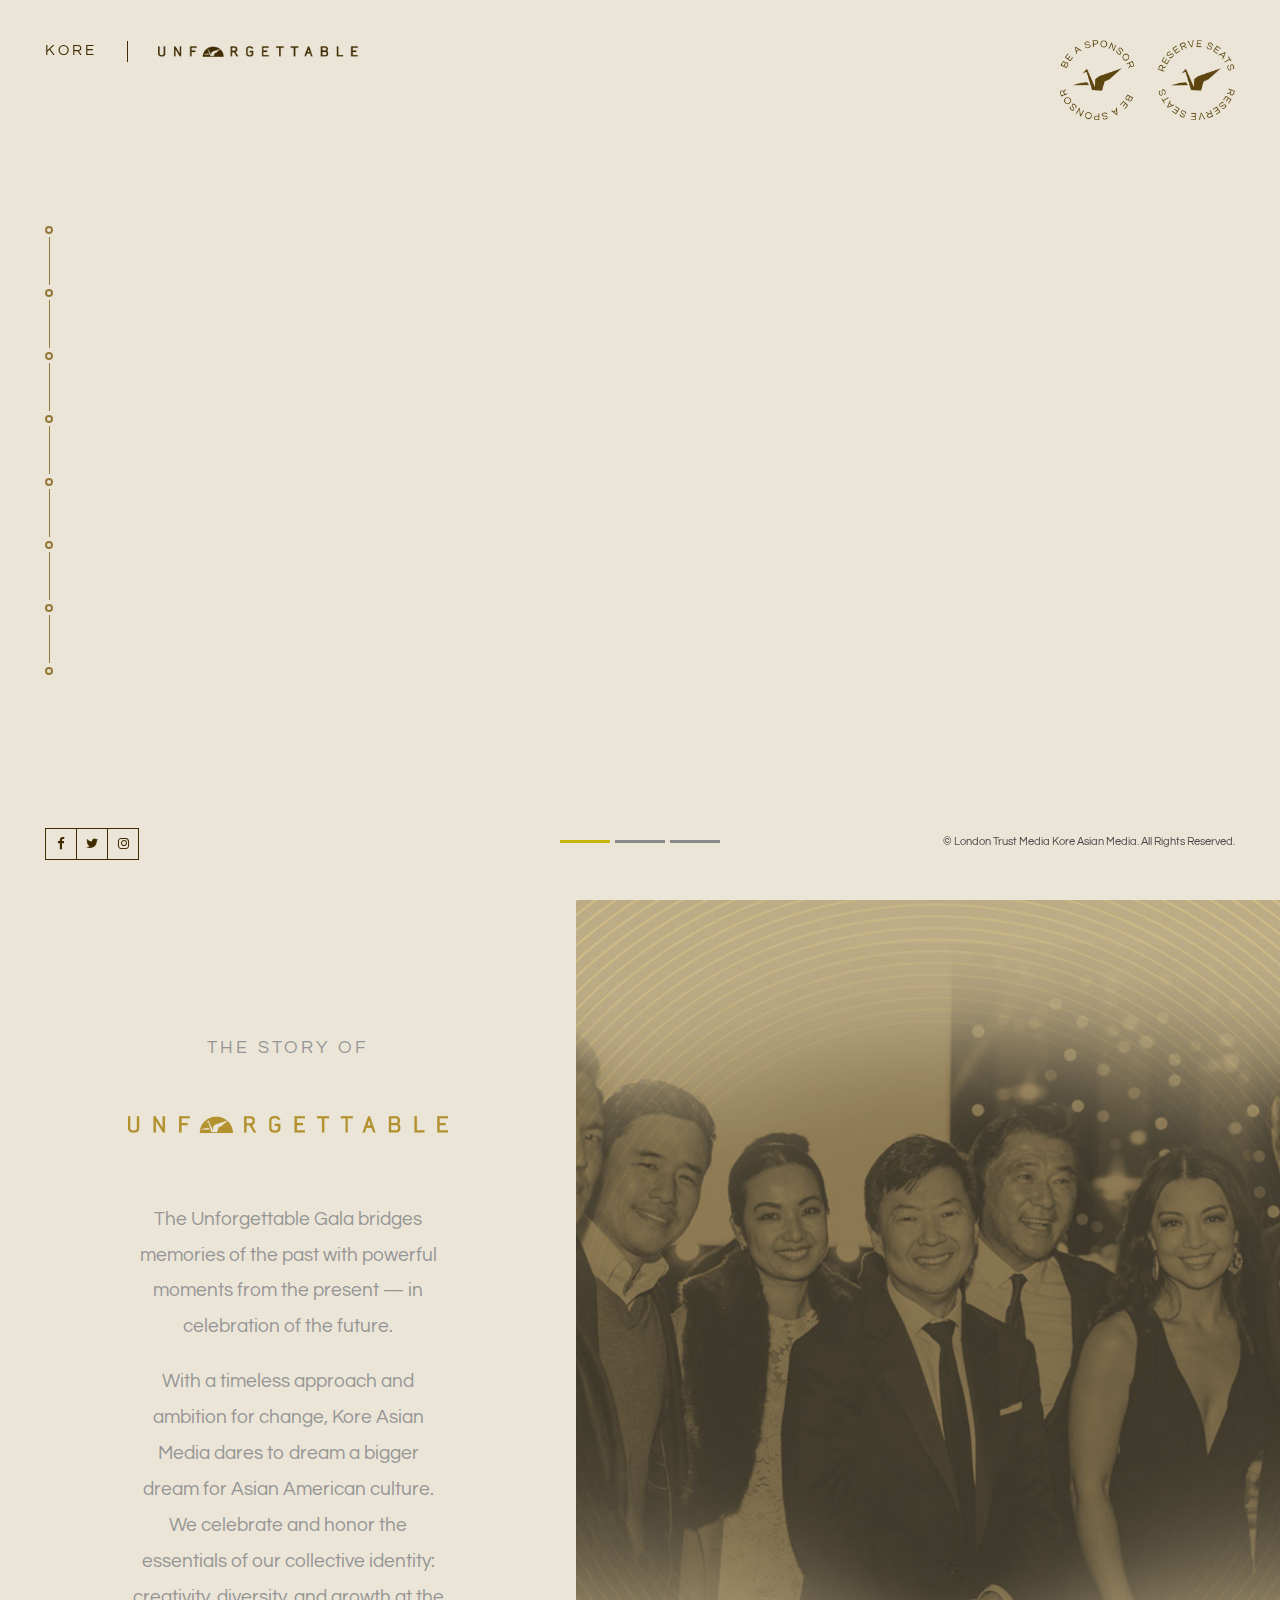
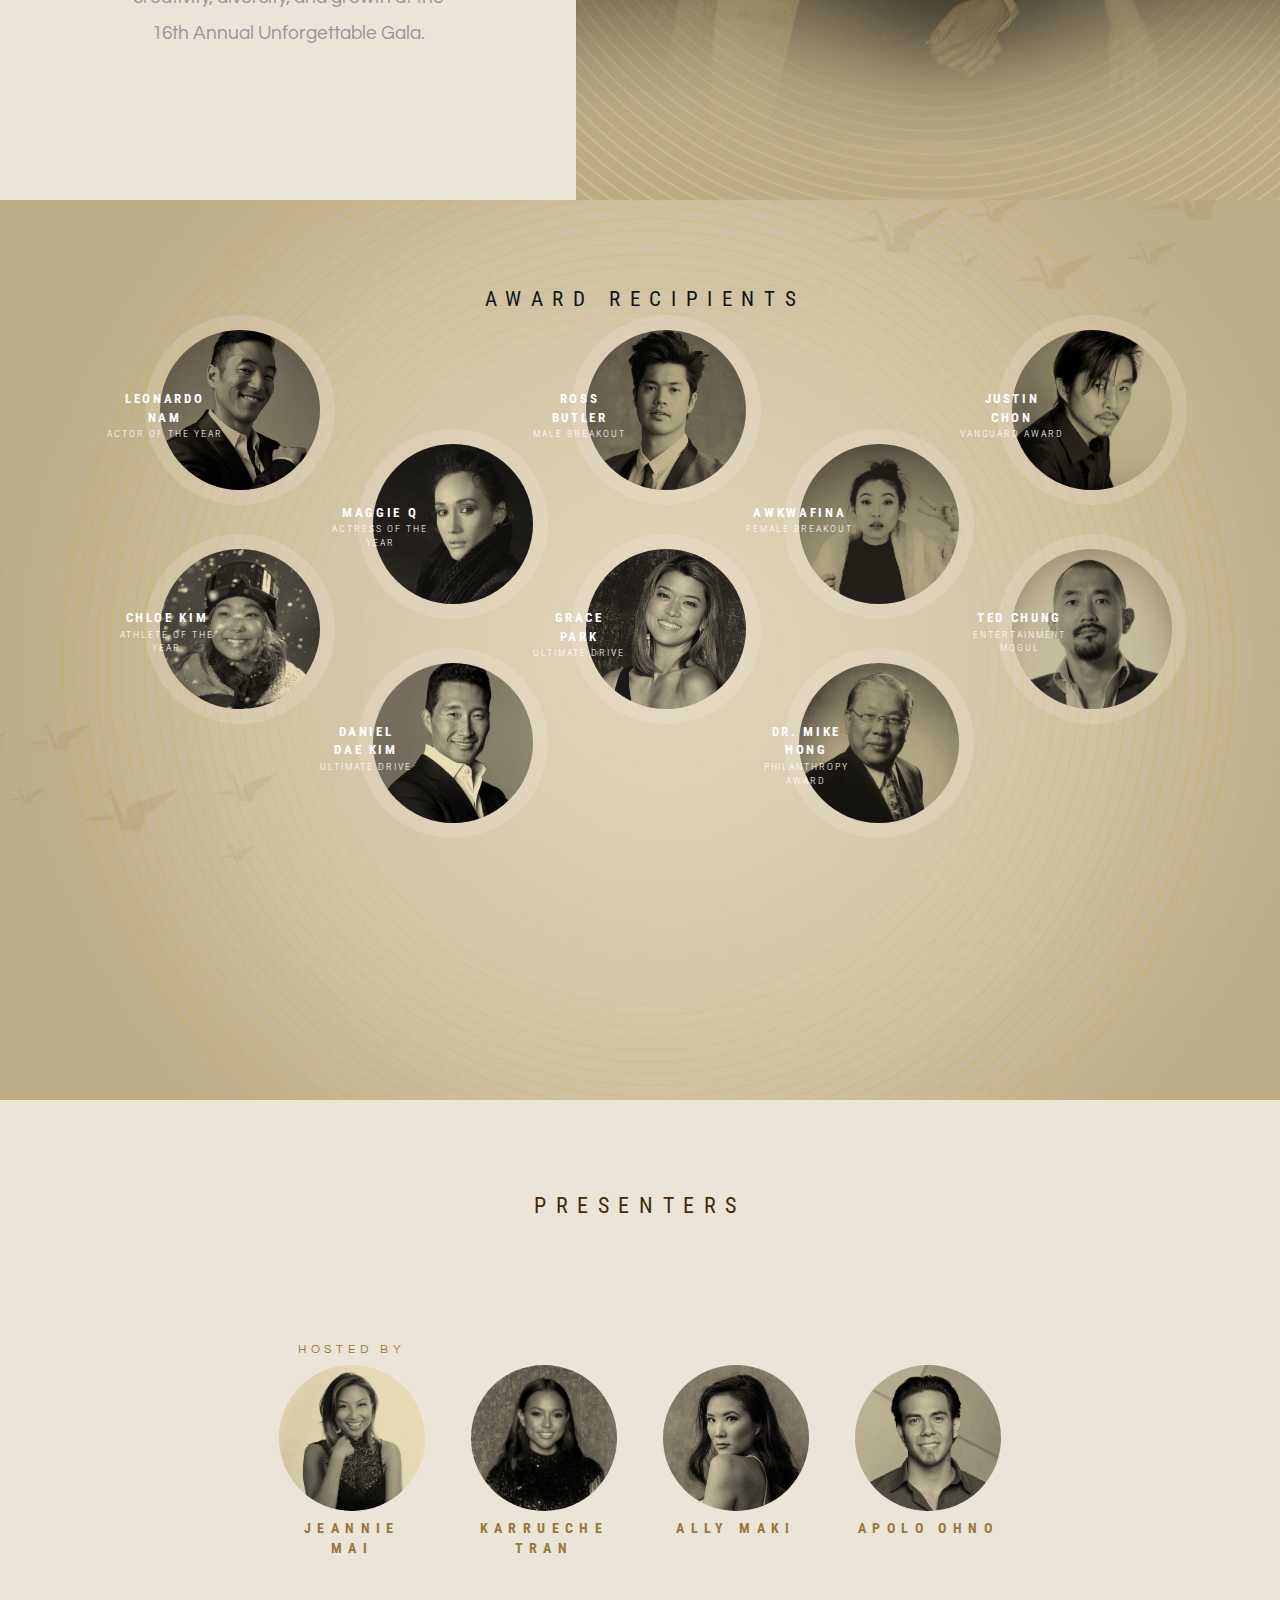
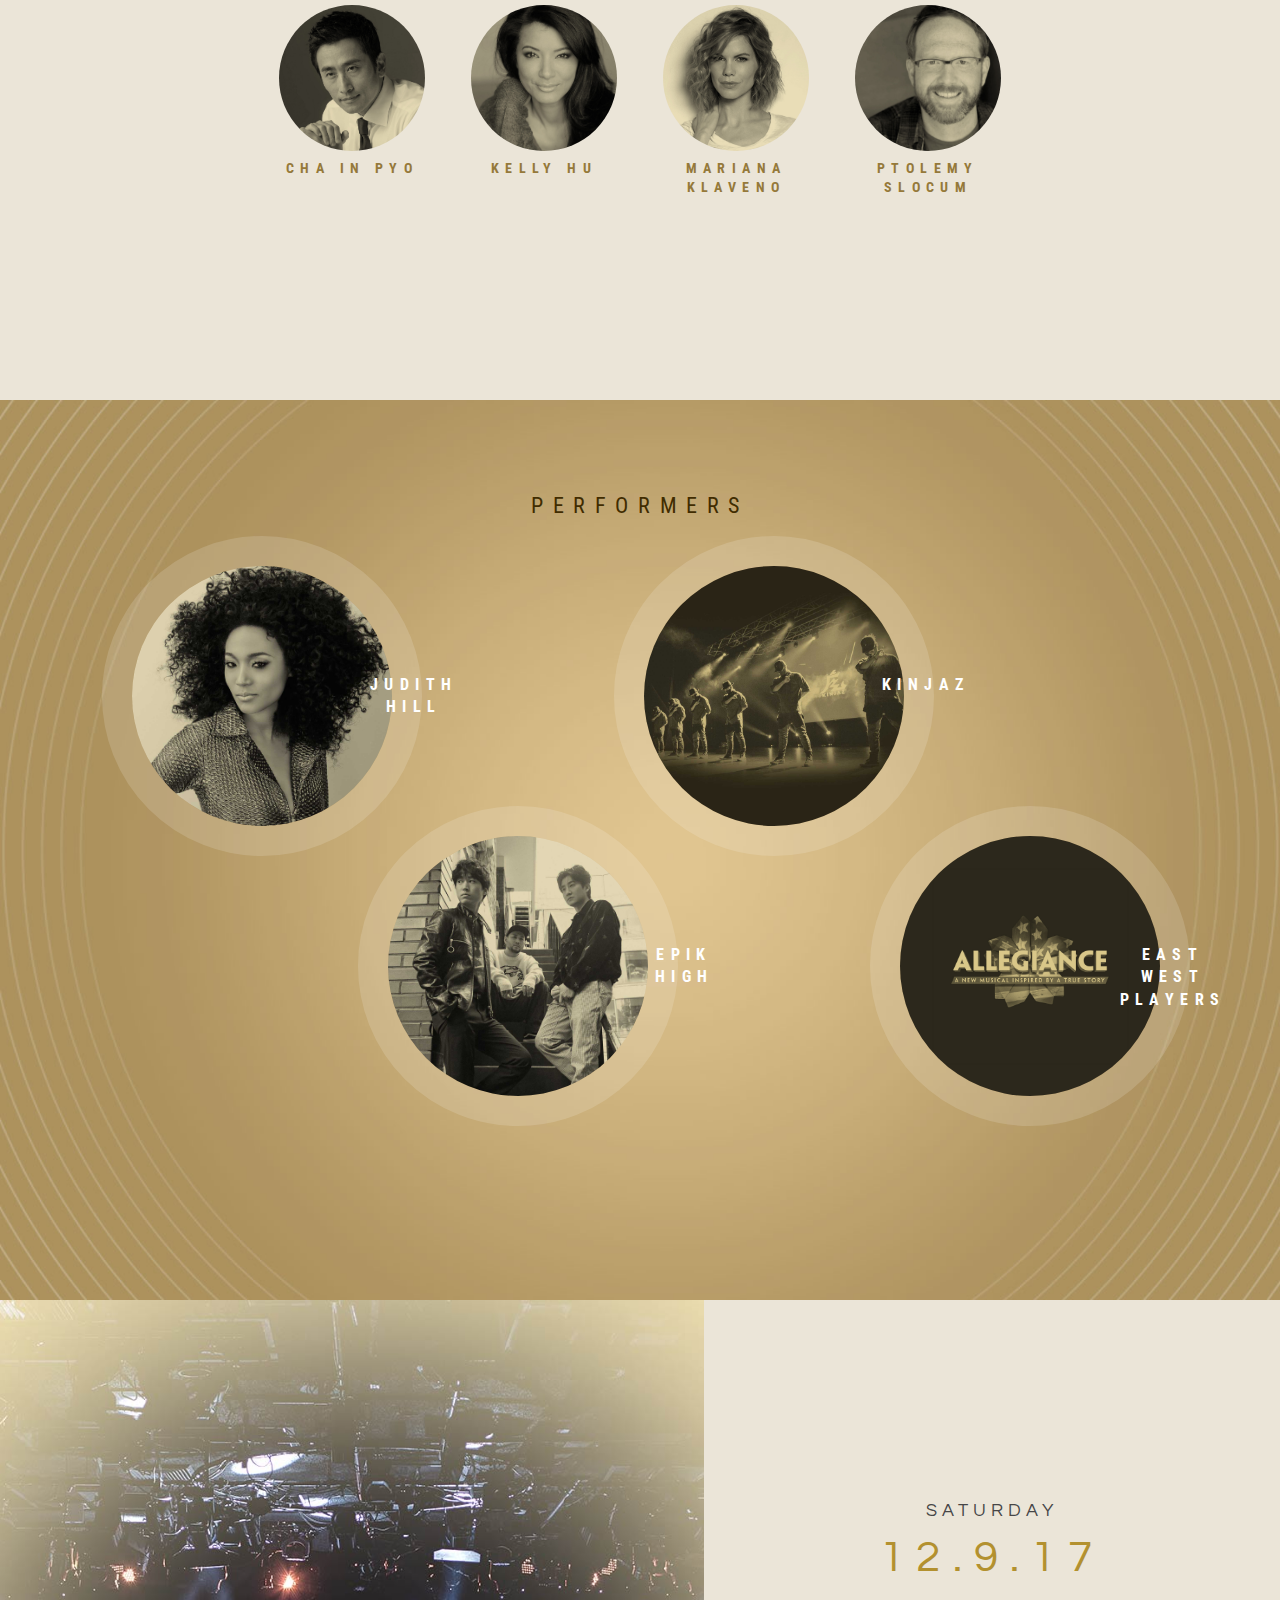
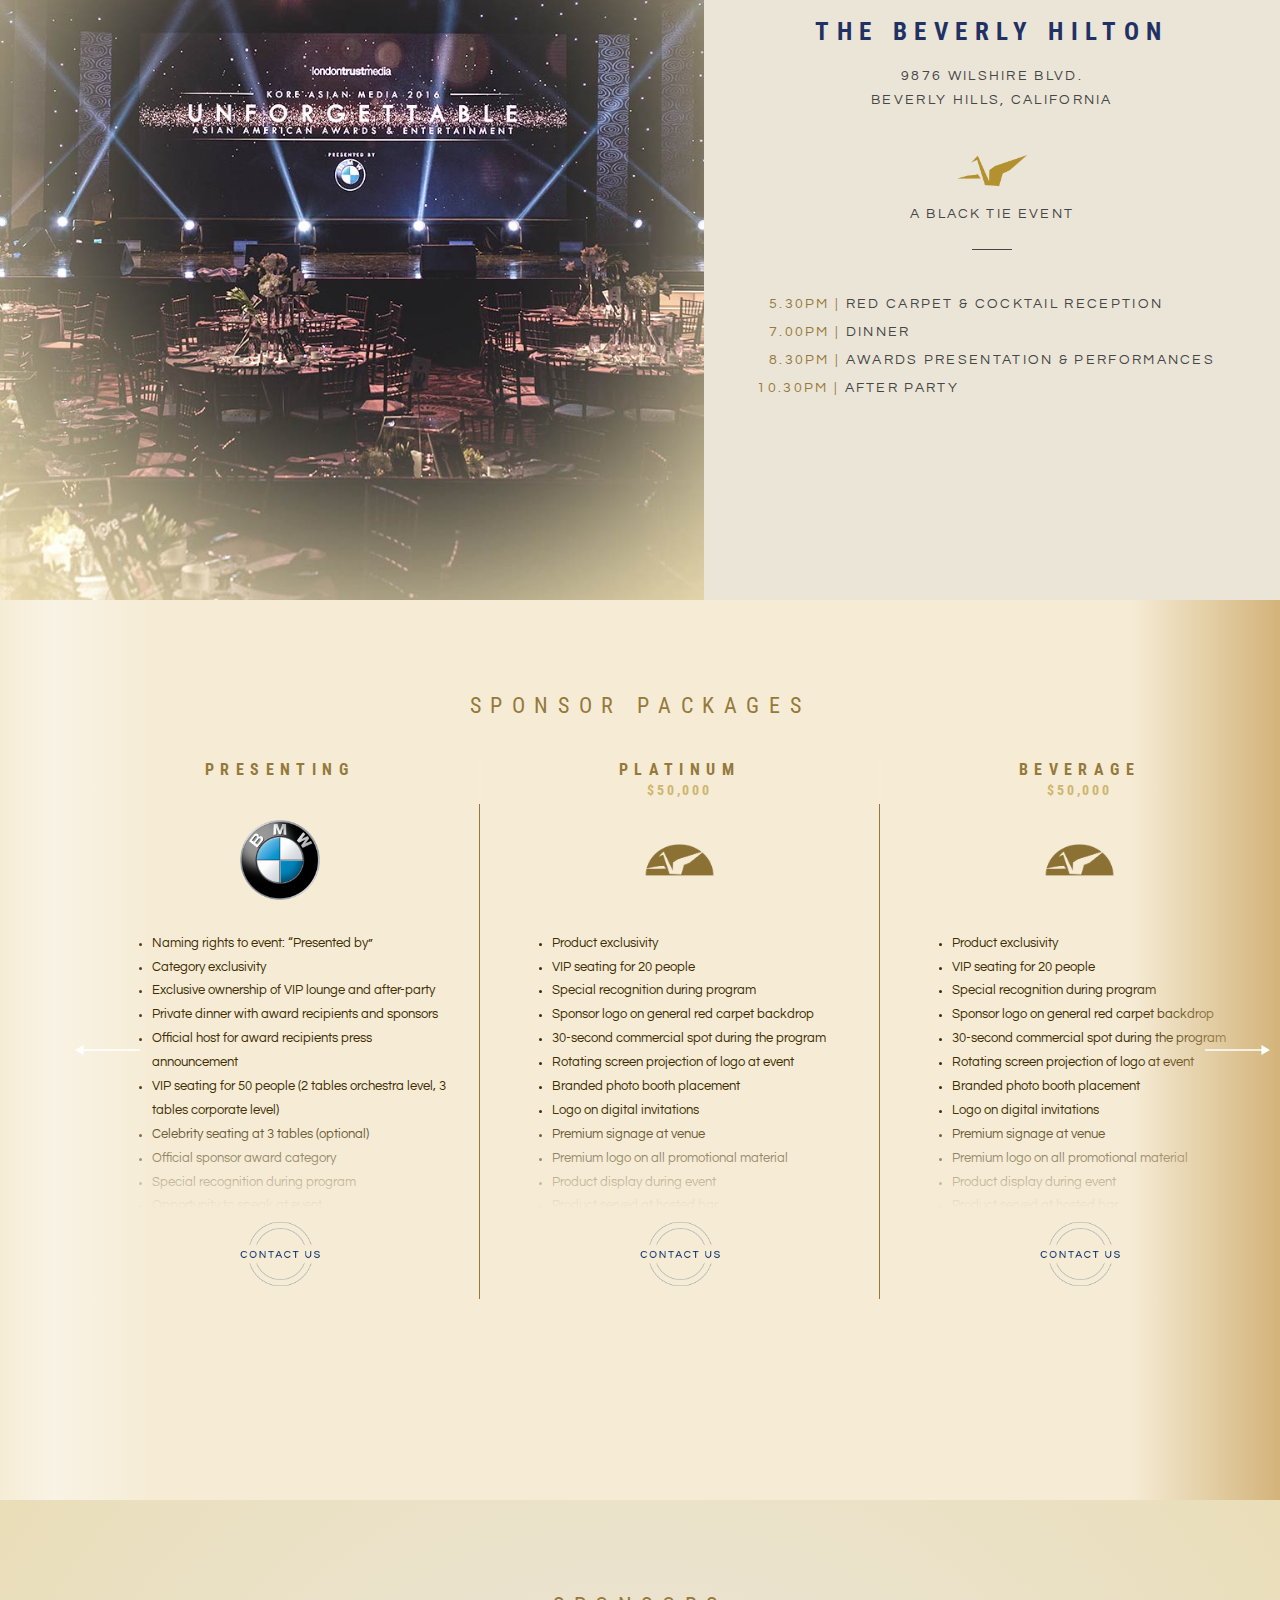
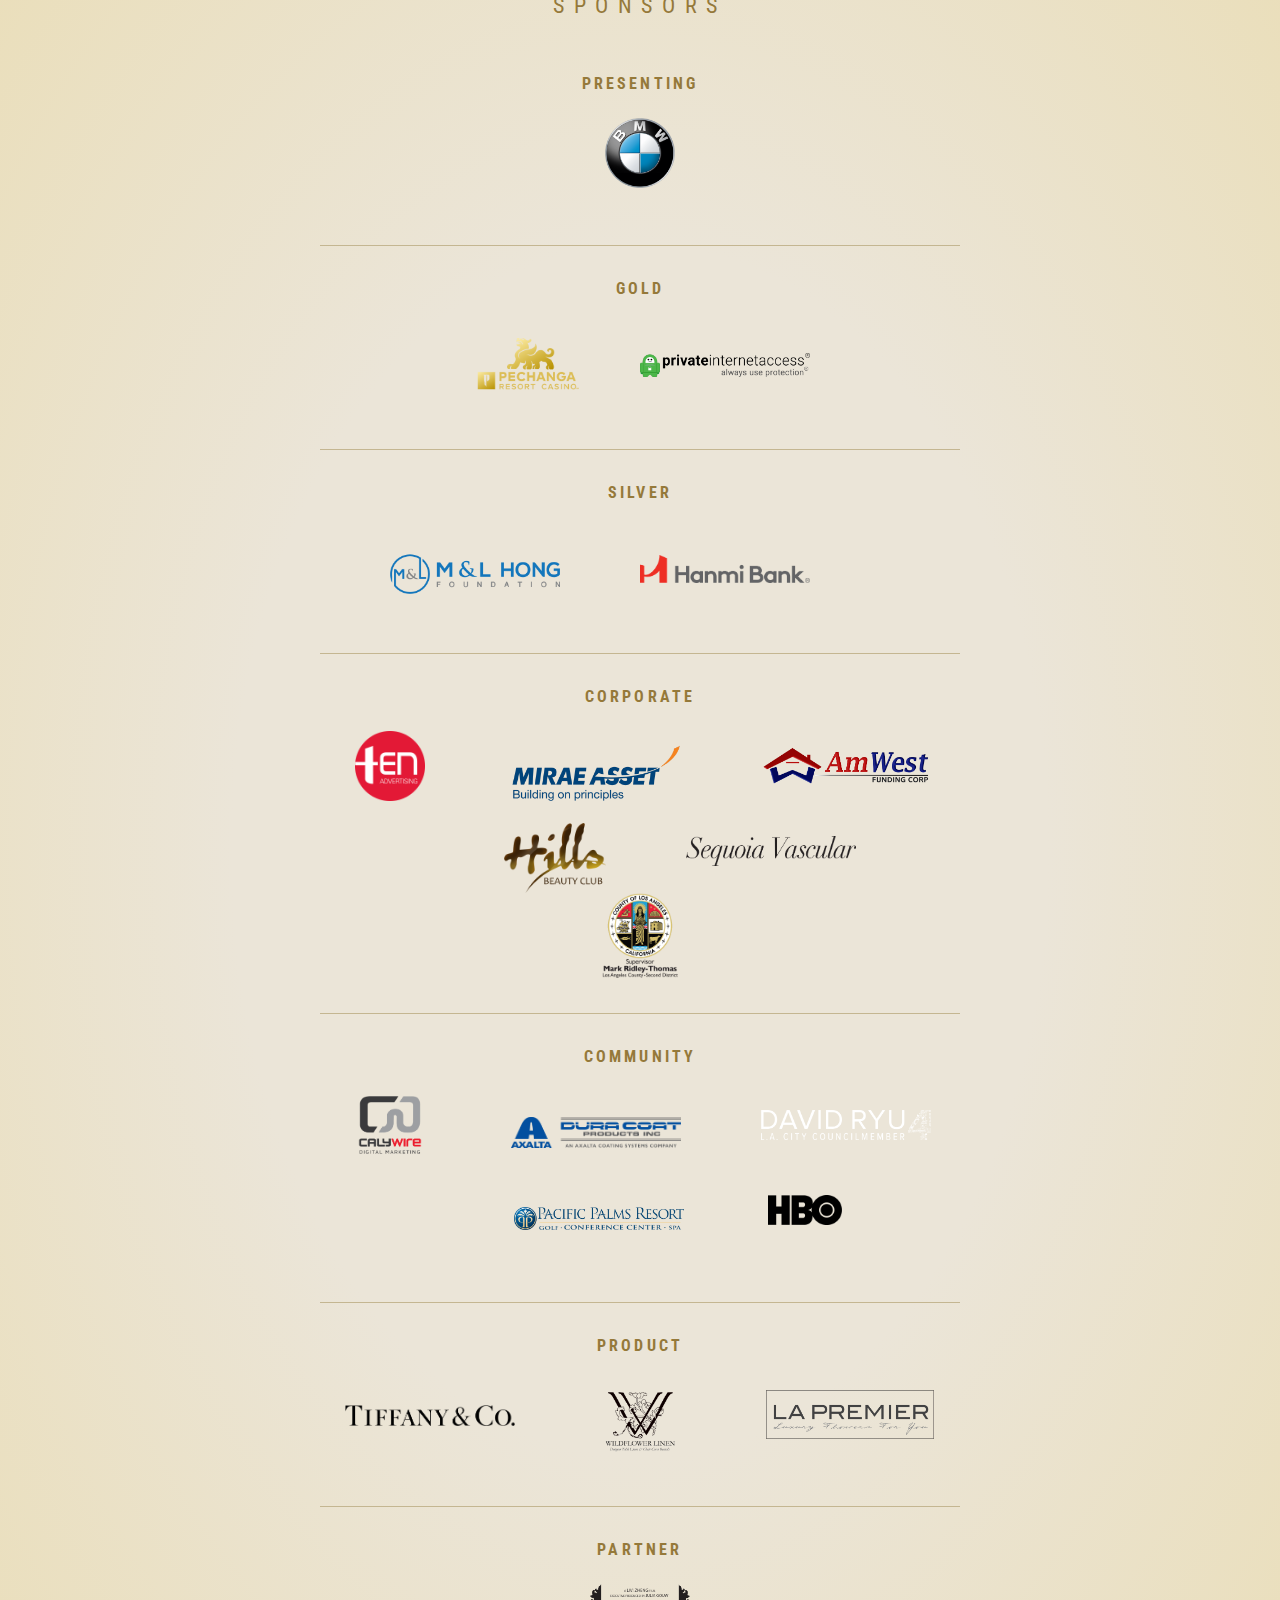
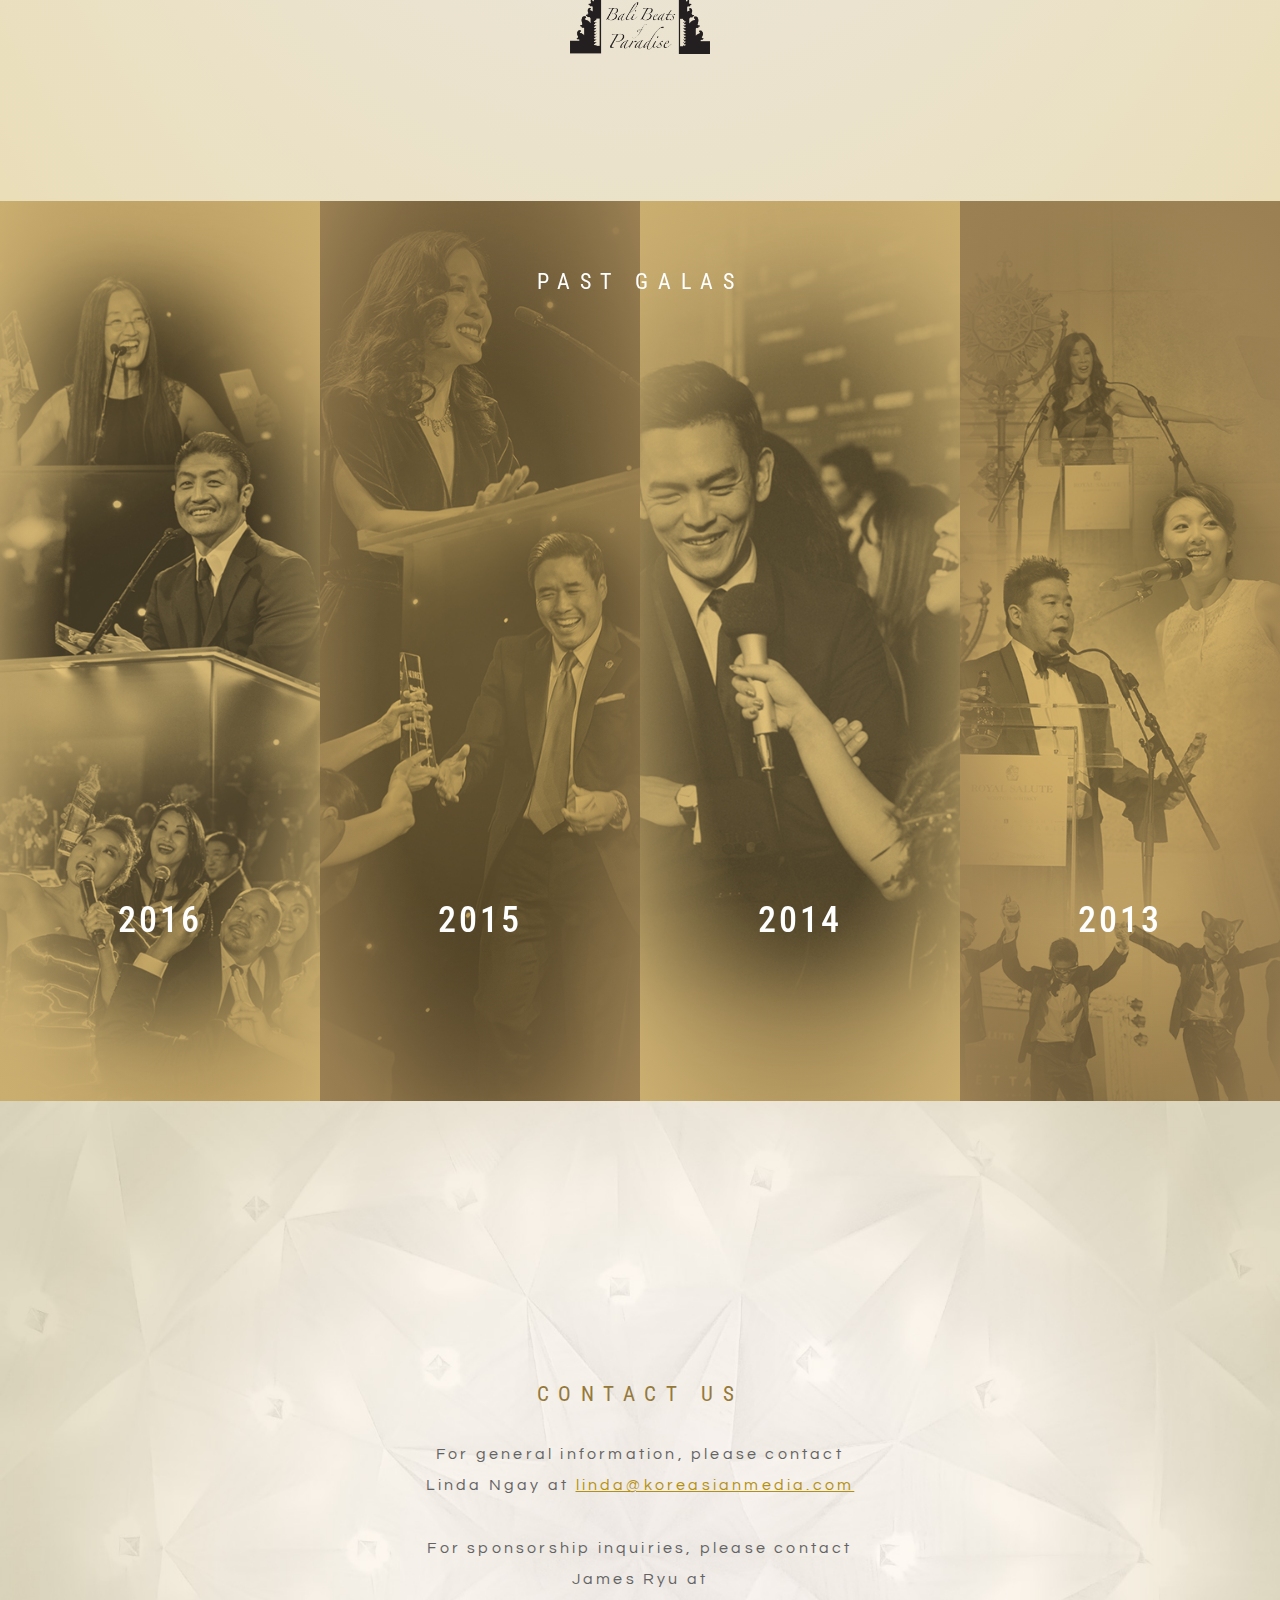
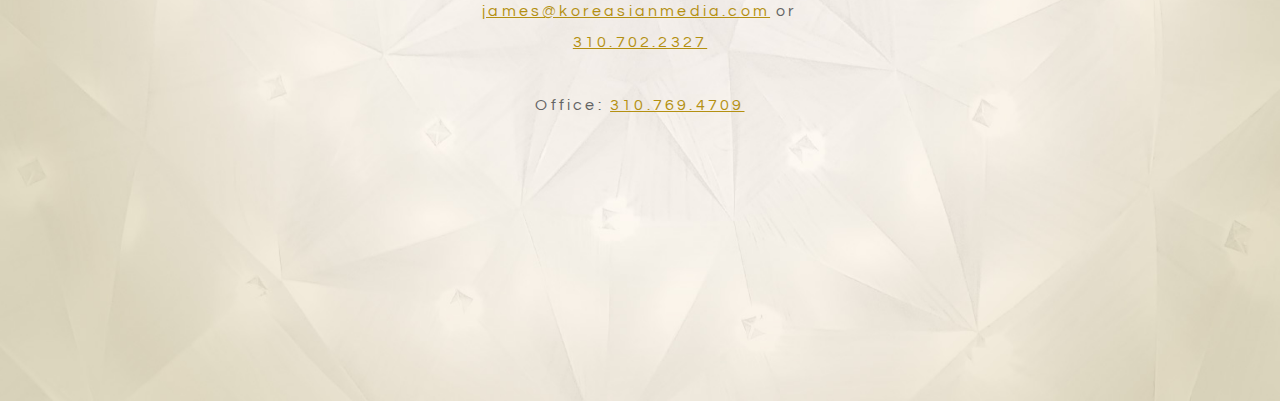
<file: index-bp.html>
<!doctype html>
<html class="no-js" lang="en">
    <head>
        <meta charset="utf-8">
        <meta http-equiv="x-ua-compatible" content="ie=edge">
        <title>Unforgettable Gala | Kore Asian Media</title>
        <meta name="description" content="">
        <meta name="viewport" content="width=device-width, initial-scale=1">

        <link rel="manifest" href="site.webmanifest">
        <link rel="apple-touch-icon" href="icon.png">
        <!-- Place favicon.ico in the root directory -->

        <link rel="stylesheet" href="css/normalize.css">
        <link rel="stylesheet" href="css/main.css">
        <link href="https://fonts.googleapis.com/css?family=Questrial|Roboto+Condensed:300,400,700" rel="stylesheet">
        <link rel="stylesheet" href="css/font-awesome.min.css">
        <link rel="stylesheet" href="css/swiper.min.css">
        <link rel="stylesheet" href="css/unforgettable.css">
    </head>
    <body>
        <!--[if lte IE 9]>
            <p class="browserupgrade">You are using an <strong>outdated</strong> browser. Please <a href="https://browsehappy.com/">upgrade your browser</a> to improve your experience and security.</p>
        <![endif]-->

        <!-- Add your site or application content here -->
        <header class="gui">
            <div class="logo">
                <a href="http://kore.am/" target="_blank">KORE</a> <a href="#hero" class="home-link"><img src="img/LOGOS/logo-dark.png" alt="Unforgettable"></a>
            </div>
            <div class="hamburger">
                <div class="d1"></div>
                <div class="d2"></div>
                <div class="d3"></div>
            </div>
            <div class="mobile-menu">
                <button class="close">
                    <div class="l1"></div>
                    <div class="l2"></div>
                </button>
                <div class="cta">
                    <a class="sponsor-link" href="#packages">
                        <img src="img/BUTTONS/becomesponsor.png" alt="Become Sponsor">
                    </a>
                    <a href="https://unforgettablegala.eventbrite.com" target="_blank">
                        <img src="img/BUTTONS/reserveseats.png" alt="Reserve Seats">    
                    </a>
                </div>
                <nav>
                    <ul>
                        <li class="first_tier"><a href="#about">About</a></li>
                        <li class="first_tier"><a href="#recipients">Recipients</a></li>
                        <li class="first_tier"><a href="#presenters">Presenters</a></li>
                        <!-- <li class="parent"><a href="#awards">Awards</a>
                            <ul>
                                <li><a href="#recipients">Recipients</a></li>
                                <li><a href="#presenters">Presenters</a></li>
                            </ul>
                        </li> -->
                        <li class="first_tier"><a href="#performers">Performers</a></li>
                        <li class="first_tier"><a href="#eventinfo">Event Info</a></li>
                        <li class="first_tier">
                            <a href="#packages">Sponsorship Packages</a>
                        </li>
                        <li class="first_tier">
                            <a href="#sponsors">Sponsors</a>
                        </li>
                        <!-- <li class="first_tier parent"><a href>Sponsorship</a>
                            <ul>
                                <li><a href="#packages">Packages</a></li>
                                <li><a href="#sponsors">Sponsors</a></li>
                            </ul>
                        </li> -->
                        <!-- <li><a href="#packages">Sponsor Packages</a></li> -->
                        <!-- <li class="first_tier"><a href="#galas">Past Galas</a></li> -->
                        <li class="first_tier"><a href="#contact">Contact</a></li>
                    </ul>
                </nav>
                <div class="social">
                    <ul>
                        <li><a href="https://www.facebook.com/koreasianmedia/" target="_blank">
                            <i class="fa fa-facebook"></i>
                        </a></li>
                        <li><a href="http://twitter.com/koreasianmedia?lang=en" target="_blank">
                            <i class="fa fa-twitter"></i>
                        </a></li>
                        <li><a href="http://www.instagram.com/koreasianmedia/" target="_blank">
                            <i class="fa fa-instagram"></i>
                        </a></li>
                    </ul>
                </div>
                <div class="copyright">
                    &copy; London Trust Media Kore Asian Media. All Rights Reserved.
                </div>
                <div class="navmask"></div>
            </div>
            <div class="promo">
                Presented By
                <img src="img/LOGOS/BMW.png" alt="BMW">
            </div>
        </header>
            
        <section class="hero" data-section-name="hero">

            <div class="swiper-container hero-swiper">

                <div class="swiper-wrapper">
                    <!-- Slides -->
                    <div class="swiper-slide">
                        <iframe id="introvideo" width="100%" height="100%" src="https://www.youtube.com/embed/Z6HUTxSq2fk?rel=0&amp;controls=0&amp;showinfo=0&amp;autoplay=1&amp;loop=1" frameborder="0" allowfullscreen></iframe>
                        <div id="playintro"></div>
                    </div>
                    <div class="swiper-slide" style="background-image: url('img/backgrounds/hero1.jpg');">
                        <div class="slide_one">
                            <img class="londontrust" src="img/LOGOS/LondonTrustMedia.svg" alt="London Trust Media">
                            <div>
                                Kore Asian Media
                            </div>
                            <img class="logo" src="img/LOGOS/logo@4x.png" alt="Unforgettable Gala">
                            <div>
                                The 16th Annual Asian American Awards
                            </div>
                            <div class="sponsor">
                                Presented By
                                <img src="img/LOGOS/BMW.png" alt="BMW">
                            </div>
                        </div>
                        <div class="gradient_mask"></div>
                    </div>
                    <div class="swiper-slide" style="background-image: url('img/backgrounds/UNFO_SLIDE_2_1920.jpg');">
                        <div class="gradient_mask"></div>
                    </div>
                </div>
                <!-- If we need pagination -->
                <div class="swiper-pagination"></div>
            </div>
            <!-- <div class="gradient_mask"></div> -->
        </section>

        <section class="about" data-section-name="about">
            <div>
                <div class="subtitle">
                    The Story Of
                </div>
                <img src="img/LOGOS/logo@4x.png" alt="Unforgettable">
                <p style="margin-bottom: 0;">The Unforgettable Gala bridges memories of the past with powerful moments from the present — in celebration of the future.</p>
                <p>With a timeless approach and ambition for change, Kore Asian Media dares to dream a bigger dream for Asian American culture. We celebrate and honor the essentials of our collective identity: creativity, diversity, and growth at the 16th Annual Unforgettable Gala.</p>
            </div>
            <div>
                
            </div>
        </section>

        <section class="recipients people" data-section-name="recipients">
            <h1>
                Award Recipients
            </h1>
            <div>
                <div class="recipient" data-person="leonam">
                    <div class="bgimg" style="background-image: url('img/HEADSHOTS/RECIPIENTS/LEONAM.jpg')"></div>
                    <div class="name">Leonardo<br /> Nam<div>Actor of the Year</div></div>
                </div>
                <div class="recipient" data-person="maggieq">
                    <div class="bgimg" style="background-image: url('img/HEADSHOTS/RECIPIENTS/MAGGIEQ.jpg')"></div>
                    <div class="name">Maggie Q<div>Actress of the Year</div></div>
                </div>
                <div class="recipient" data-person="rossbutler">
                    <div class="bgimg" style="background-image: url('img/HEADSHOTS/RECIPIENTS/ROSSBUTLER.jpg')"></div>
                    <div class="name">Ross<br /> Butler<div>Male Breakout</div></div>
                </div>
                <div class="recipient" data-person="awkwafina">
                    <div class="bgimg" style="background-image: url('img/HEADSHOTS/RECIPIENTS/AWKQUAFINA.jpg')"></div>
                    <div class="name">Awkwafina<div>Female Breakout</div></div>
                </div>
                <div class="recipient" data-person="justinchon">
                    <div class="bgimg" style="background-image: url('img/HEADSHOTS/RECIPIENTS/JUSTINCHON.jpg')"></div>
                    <div class="name">Justin<br /> Chon<div>Vanguard Award</div></div>
                </div>
                <div class="recipient" data-person="chloekim">
                    <div class="bgimg" style="background-image: url('img/HEADSHOTS/RECIPIENTS/CHLOEKIM.jpg')"></div>
                    <div class="name">Chloe Kim<div>Athlete of the Year</div></div>
                </div>
                <div class="recipient" data-person="danieldaekim">
                    <div class="bgimg" style="background-image: url('img/HEADSHOTS/RECIPIENTS/DANIELDAEKIM.jpg')"></div>
                    <div class="name">Daniel<br /> Dae Kim<div>Ultimate Drive</div></div>
                </div>
                <div class="recipient" data-person="gracepark">
                    <div class="bgimg" style="background-image: url('img/HEADSHOTS/RECIPIENTS/GRACEPARK.jpg')"></div>
                    <div class="name">Grace<br /> Park<div>Ultimate Drive</div></div>
                </div>
                <div class="recipient" data-person="drhong">
                    <div class="bgimg" style="background-image: url('img/HEADSHOTS/RECIPIENTS/DRHONG.jpg')"></div>
                    <div class="name">Dr. Mike<br /> Hong<div>Philanthropy Award</div></div>
                </div>
                <div class="recipient" data-person="tedchung">
                    <div class="bgimg" style="background-image: url('img/HEADSHOTS/RECIPIENTS/TEDCHUNG.jpg')"></div>
                    <div class="name">Ted Chung<div>Entertainment Mogul</div></div>
                </div>
            </div>
            <!-- <div>
                <div class="recipient" data-person="danieldaekim">
                    <div class="bgimg" style="background-image: url('img/HEADSHOTS/RECIPIENTS/DANIELDAEKIM.jpg')"></div>
                    <div class="name">Daniel<br /> Dae Kim<div>Ultimate Drive</div></div>
                </div>
                <div class="recipient" data-person="gracepark">
                    <div class="bgimg" style="background-image: url('img/HEADSHOTS/RECIPIENTS/GRACEPARK.jpg')"></div>
                    <div class="name">Grace<br /> Park<div>Ultimate Drive</div></div>
                </div>
                <div class="recipient" data-person="drhong">
                    <div class="bgimg" style="background-image: url('img/HEADSHOTS/RECIPIENTS/DRHONG.jpg')"></div>
                    <div class="name">Dr. Mike<br /> Hong<div>Philanthropy Award</div></div>
                </div>
                <div class="recipient" data-person="tba">
                    <div class="bgimg" style="background-image: url('img/HEADSHOTS/RECIPIENTS/TBA.jpg')"></div>
                    <div class="name">To Be<br /> Announced</div>
                </div>
            </div> -->
            <div class="modals">
                <div id="leonam" class="modal">
                    <button class="close">
                        <div class="l1"></div>
                        <div class="l2"></div>
                    </button>
                    <div>
                        <div class="recipient">
                            <div class="bgimg" style="background-image: url('img/HEADSHOTS/RECIPIENTS/LEONAM.jpg')"></div>
                            <div class="name">Leonardo Nam</div>
                            <div class="title">Actor of the Year</div>
                        </div>
                    </div>
                    <div>
                        <div class="bio">
                            <div class="bio-scroll">
                                <p>
                                    Leonardo Nam has gained global fans through his role as the lab technician Felix Lutz on the critically acclaimed, award-winning HBO series “Westworld.” Based on the original 1973 Michael Crichton film of the same name, the series brings to life a futuristic amusement park intended for rich vacationers populated by robotic “hosts,” ultimately indulging their wildest fantasies and desires. “Westworld” premiered its first season in October 2016 and received a slew of highly esteemed nominations, including these accolades, which include: 2017 Golden Globe Awards: Best Television Series - Drama (nominated), 2017 SAG Awards: Outstanding Performance by an Ensemble in a Drama Series (nominated), 2016 Critics Choice Television Awards: Most Exciting New Series (won) and Best Drama Series (nominated), to name a few.
                                </p>
                                <p>
                                    Nam is also working on a variety of additional projects including: a supporting role in the indie feature “Puberty” for Flying Lotus’ Brainfeeder Films opposite Abbie Cornish a supporting role in the new Netflix original film “Happy Anniversary” (written and directed by Jared Stern) and a guest star role on the new Comedy Central series “Hampton DeVille.”
                                </p>
                                <p>
                                    Born in Argentina to Korean immigrant parents and raised in Sydney, Australia, Nam attended Sydney Technical High School and studied architecture at the University of New South Wales. To pursue his dream of becoming an actor, Leonardo moved to New York at 19. There he studied drama at the critically acclaimed HB Studio and also worked with the New York Public Theater/Shakespeare in the Park company and Sigourney Weaver and Jim Simpson’s The Bats Theater Company. His breakout role came in the Paramount comedy “The Perfect Score,” starring Scarlett Johansson, Chris Evans and Erika Christensen. Since then he has starred in a string of movies, namely “The Sisterhood of the Traveling Pants” 1 &amp; 2, “The Fast and the Furious: Tokyo Drift,” “Vantage Point,” “He’s Just Not That Into You,” “One for the Money,” and most recently in the Sam Raimi production “Murder of a Cat.”
                                </p>
                            </div>
                        </div>
                    </div>
                </div>
                <div id="maggieq" class="modal">
                    <button class="close">
                        <div class="l1"></div>
                        <div class="l2"></div>
                    </button>
                    <div>
                        <div class="recipient">
                            <div class="bgimg" style="background-image: url('img/HEADSHOTS/RECIPIENTS/MAGGIEQ.jpg')"></div>
                            <div class="name">Maggie Q</div>
                            <div class="title">Actress of the Year</div>
                        </div>
                    </div>
                    <div>
                        <div class="bio">
                            <div class="bio-scroll">
                                <p>Maggie Q stars as F.B.I Agent Hannah Wells on ABC’s hit drama “Designated Survivor,” currently in its second season. </p>
 
                                <p>Maggie Q starred opposite Dylan McDermott on CBS’ drama thriller series “Stalker.” Best known for her role on CW’s successful action series “Nikita,” where for four seasons, “Nikita” chronicled the story of a rogue assassin (played by Maggie Q) who returns to take down the secret organization that trained her.</p>
                                 
                                <p>In March 2014, Maggie starred as Tori in Summit Entertainment’s box office hit “Divergent,” alongside Shailene Woodley and Theo James, and returned in “Allegiant” which was released in March of 2016.</p>
                                 
                                <p>Maggie also starred in the independent cyber thriller “Jekyll Island,” alongside Minnie Driver, Dianna Agron and Ed Westwick.  Additional film credits include “Mission Impossible III,” “Live Free or Die Hard,” “Decpetion,” “New York, I Love You,” “Balls of Fury,” “House of Harmony,” “Rush Hour 2,” “The Warrior and the Wolf” and Daniel Lee’s “Three Kingdoms: Resurrection of the Dragon,” “Dragon Squad,” “Naked Weapon” and “Gen-X Cops2: Metal Mayhem.</p>    
                                 
                                <p>Maggie Q is a native of Honolulu, Hawaii. She is an animal and human rights activist through her support of programs such as PETA, Best Friends, WildAid, Kageno and the Washington D.C. based PCRM (Physicians Committee for Responsible Medicine).</p> 
                            </div>
                        </div>
                    </div>
                </div>
                <div id="rossbutler" class="modal">
                    <button class="close">
                        <div class="l1"></div>
                        <div class="l2"></div>
                    </button>
                    <div>
                        <div class="recipient">
                            <div class="bgimg" style="background-image: url('img/HEADSHOTS/RECIPIENTS/ROSSBUTLER.jpg')"></div>
                            <div class="name">Ross Butler</div>
                            <div class="title">Male Breakout</div>
                        </div>
                    </div>
                    <div>
                        <div class="bio">
                            <div class="bio-scroll">
                                <p>
                                    Ross Butler is emerging as a prominent player in Hollywood’s next generation. Variety Magazine named him one of 10 TV Stars to Watch in 2017. Butler currently portrays the popular basketball jock, Zach Dempsey in the binge-worthy Netflix series, “13 Reasons Why”. This high school drama-mystery has become one of the most watched shows of all time for the live streaming conglomerate and became the most tweeted show of 2017. Butler’s dedication to his craft and urge to break free from typecasting has earned him extraordinary praise and created a much bigger conversation about Asian Americans in diversity.
                                </p>
                                <p>
                                    Butler first began his acting career in 2010, when he left his path toward chemical engineering at Ohio State University for a life in front of the camera. He made his acting debut opposite, Zendaya, on Disney Channel’s “K.C. Undercover,” and the Disney’s smash hit “Teen Beach 2,” MTV’s most watched series and cult classic, “Teen Wolf,” and most recently as Reggie Mantle in The CW’s critically acclaimed series, “Riverdale.”
                                </p>
                            </div>
                        </div>
                    </div>
                </div>
                <div id="awkwafina" class="modal">
                    <button class="close">
                        <div class="l1"></div>
                        <div class="l2"></div>
                    </button>
                    <div>
                        <div class="recipient">
                            <div class="bgimg" style="background-image: url('img/HEADSHOTS/RECIPIENTS/AWKQUAFINA.jpg')"></div>
                            <div class="name">Awkwafina</div>
                            <div class="title">Female Breakout</div>
                        </div>
                    </div>
                    <div>
                        <div class="bio">
                            <div class="bio-scroll">
                                <p>
                                    Nora Lum, known by the moniker, Awkwafina, is a rapper, comedian, television host and actress from New York City. Born to a South Korean mother and Chinese-American father, she was raised primarily by her grandmother in Forest Hills, Queens where she attended LaGuardia High School of Music &amp; Art for the trumpet. 
                                </p>
                                <p>
                                    Awkwafina is best known for her breakout single and music video “My Vag,” which went viral on YouTube in 2012. After self-producing and releasing her first album “Yellow Ranger” in 2014, she was added to the cast of MTV's “Girl Code” and “Girl Code Live.” Later that year, she began filming the first season of her web series “Tawk,” which was named an Official Honoree in the 2016 Webby Awards. She was cast in her first film later that year with Seth Rogen and Zac Efron in “Neighbors 2: Sorority Rising.” The part led to roles in three more films, including a lead role in the highly-anticipated summer blockbuster Ocean's 8, alongside Sandra Bullock, Cate Blanchett, Rihanna and others. Last spring, she was added to the cast of "Crazy Rich Asians" as the part of Peik Lin. 
                                </p>
                            </div>
                        </div>
                    </div>
                </div>
                <div id="justinchon" class="modal">
                    <button class="close">
                        <div class="l1"></div>
                        <div class="l2"></div>
                    </button>
                    <div>
                        <div class="recipient">
                            <div class="bgimg" style="background-image: url('img/HEADSHOTS/RECIPIENTS/JUSTINCHON.jpg')"></div>
                            <div class="name">Justin Chon</div>
                            <div class="title">Vanguard</div>
                        </div>
                    </div>
                    <div>
                        <div class="bio">
                            <div class="bio-scroll">
                                <p>
                                    Filmmaker and actor, Justin Chon richly deserved the major attention he enjoyed at this year’s Sundance Film Festival for his film “Gook,” taking home the Next Audience Award. Set during the 1992 L.A. Riots, the film centers on the relationship between an African American girl and two Korean brothers who own a shoe store in Paramount, California. The film was inspired by events from Chon’s own childhood. He was born in South Korea and grew up in California’s Bay Area, where he helped out at his parents’ beauty supply store. In August 2017, the limited national release of “Gook” opened to widespread critical acclaim and a positive public reception.
                                </p>
                                <p>
                                    Although Chon is known worldwide for his role as Eric Yorkie in the “Twilight” series, he has also appeared in a recurring role on the ABC sitcom “Dr. Ken” and will star in the new and highly anticipated ABC drama series “Deception.” Chon also wrote, produced and starred in his own independent film “Man-Up.” Other starring film credits include “Soul Searching,” the Martin Scorsese executive produced feature “Revenge of the Green Dragons” and “21 and Over” from the creators of “The Hangover.” Other credits include “From the Rough” opposite Taraji P. Henson, “Crossing Over” opposite Harrison Ford, and many others.
                                </p>
                            </div>
                        </div>
                    </div>
                </div>
                <div id="chloekim" class="modal">
                    <button class="close">
                        <div class="l1"></div>
                        <div class="l2"></div>
                    </button>
                    <div>
                        <div class="recipient">
                            <div class="bgimg" style="background-image: url('img/HEADSHOTS/RECIPIENTS/CHLOEKIM.jpg')"></div>
                            <div class="name">Chloe Kim</div>
                            <div class="title">Athlete of the Year</div>
                        </div>
                    </div>
                    <div>
                        <div class="bio">
                            <div class="bio-scroll">
                                <p>Chloe kicked off the 2016-17 season winning Gold medals at the Copper Grand Prix and LAAX Open, pushing her consecutive event win streak to eight. She went on to win Bronze at X Games and the first World Cup Crystal Globe of her career. Chloe finished the season defending her Gold medal at the Burton US Open, cementing her status as the top female halfpipe rider in the world heading into the 2018 Olympics.</p>

                                <p>During the 2015-16 season, Chloe won six Gold and two Silver medals. Chloe season highlights included defending her X Games Gold medal, becoming the first X Games athlete to win two Golds before the age of 16. Chloe continued to break new ground in women’s snowboarding, becoming the first woman to land back-to-back 1080s and score a perfect 100.</p>

                                <p>Chloe made history during the 2014-15 season when she became the youngest competitor (at 14 years old) to win a winter X Games Gold medal.</p>

                                <p>2013-14 was Chloe’s breakout season. The year began with a Bronze medal at the Dew Tour and continued with Chloe grabbing Silver at X Games. She finished the season with another Silver at the Burton US Open – all at the age of 13.</p>

                                <p>Chloe has had just as much success off of the mountain as she has had on it, being featured on Forbes 30 under 30 list in 2017, TIME’s 30 Most Influential Teens of 2016, and espnW’s 2015 IMPACT25 list. In addition, Chloe has been nominated for an ESPY, Kids Choice Sports Award, and two Laureus World Sports Awards.</p>

                                <p>Chloe qualified to make the 2014 Olympic Halfpipe team, but due to her age and IOC rules, was unable to compete, setting up her debut on the Olympics stage in Korea in 2018. Chloe’s first tracks on a snowboard were at the age of four and she began competing when she was six. Chloe, whose parents emigrated from Korea, now lives in Los Angeles with her family.</p>

                                <p>Photo Credit: Getty Sports.</p>
                            </div>
                        </div>
                    </div>
                </div>
                <div id="danieldaekim" class="modal">
                    <button class="close">
                        <div class="l1"></div>
                        <div class="l2"></div>
                    </button>
                    <div>
                        <div class="recipient">
                            <div class="bgimg" style="background-image: url('img/HEADSHOTS/RECIPIENTS/DANIELDAEKIM.jpg')"></div>
                            <div class="name">Daniel Dae Kim</div>
                            <div class="title">Ultimate Drive</div>
                        </div>
                    </div>
                    <div>
                        <div class="bio">
                            <div class="bio-scroll">
                                <p>Daniel Dae Kim continues his string of multifaceted and stereotype-breaking roles as an actor, director and producer. Prior to his seven-season portrayal of Chin Ho Kelly on “Hawaii Five-0”, Kim was best known for his role as Jin Soo Kwon on the hit TV series “Lost,” for which he shared a 2006 Screen Actors Guild Award for Best Ensemble, and was individually honored with an AZN Asian Excellence Award, a Multicultural Prism Award and a Vanguard Award from the Korean American Coalition, all for Outstanding Performance by an Actor.  In 2009, he was recognized with the prestigious KoreAm Achievement Award in the field of Arts and Entertainment, and has twice been named one of PEOPLE Magazine’s "Sexiest Men Alive."</p>
                                <p>Born in Busan, South Korea, and raised in New York and Pennsylvania, Kim discovered acting while a student at Haverford College. After graduation, he moved to New York City, where he began his career on stage, performing in classics such as "Romeo and Juliet,” “Ivanov,” and "A Doll's House," Despite early success, he decided to deepen his knowledge of the craft by enrolling at New York University's Graduate Acting Program, where he earned his Master's Degree. After receiving his MFA, Kim's film career began in earnest with roles in "The Jackal," "For Love of the Game," "The Hulk," "Spider-Man 2" and "The Cave," as well as the Academy Award-winning "Crash.” Most recently, he created the role of Jack Kang for “Insurgent,” and “Allegiant” of the “Divergent Series.” </p>
                                <p>Most recently, he received a Broadway Beacon Award for his role as the King of Siam in Lincoln Center’s Tony award-winning production of “The King and I,” as well as the Theater Legacy Award from New York’s Pan Asian Repertory Theater. Outside of his artistic endeavors, he actively pursues interests in the community at large, having most recently served as Cultural Envoy and Member of the U.S. Presidential Delegation for the United States at the World Expo in Korea.</p>
                            </div>
                        </div>
                    </div>
                </div>
                <div id="gracepark" class="modal">
                    <button class="close">
                        <div class="l1"></div>
                        <div class="l2"></div>
                    </button>
                    <div>
                        <div class="recipient">
                            <div class="bgimg" style="background-image: url('img/HEADSHOTS/RECIPIENTS/GRACEPARK.jpg')"></div>
                            <div class="name">Grace Park</div>
                            <div class="title">Ultimate Drive</div>
                        </div>
                    </div>
                    <div>
                        <div class="bio">
                            <div class="bio-scroll">
                                <p>Grace Park is a fan-favorite for her starring roles on the critically acclaimed series "Battlestar Galactica," in which she played not one, but two leading roles (Boomer and Athena). Her performance garnered her a place in TV Guide's "100 Most Memorable Moments in TV History.”</p>
                                <p>Born in Los Angeles and raised in Canada, Park received a degree in Psychology from the University of British Columbia before turning her attention to film and television. Her performance in "The Border", earned a nomination for a Gemini Award for Best Performance by an Actress in a Leading Dramatic Role. </p>
                                <p>Solidifying herself as a staple in the entertainment industry, Grace Park’s seven-season-run on “Hawaii Five-0,” brought heart, suspense, tragedy and sensuality to the iconic role of Kono Kalakaua. As a result, she was nominated in both 2011 and 2012 for a Teen Choice Award for Choice TV Actress: Action. </p>
                                <p>Park has earned a nomination for Outstanding Newcomer Award in 2006 by the Asian Excellence Awards for her artistry. In 2010, she received the Achievement Award in Entertainment from KoreAm. In 2014, Park was honored with the APEX Inspiration Award and inducted into the Asian Hall of Fame.</p>
                            </div>
                        </div>
                    </div>
                </div>
                <div id="drhong" class="modal">
                    <button class="close">
                        <div class="l1"></div>
                        <div class="l2"></div>
                    </button>
                    <div>
                        <div class="recipient">
                            <div class="bgimg" style="background-image: url('img/HEADSHOTS/RECIPIENTS/DRHONG.jpg')"></div>
                            <div class="name">Dr. Mike Hong</div>
                            <div class="title">Philanthropy Award</div>
                        </div>
                    </div>
                    <div>
                        <div class="bio">
                            <div class="bio-scroll">
                                <p>Dr. Mike Hong is a Korean American philanthropist and entrepreneur, who has been a long-time partner with Kore Asian Media. After founding the Dura Coat Products company in 1986, he has been widely recognized in the Chemistry and Biochemistry fields, receiving a distinguished alumni award from his alma mater, UCLA. Since graduating from UCLA in 1959, Dr. Mike Hong has given the commencement address as well at donating influential funds to the biochemistry and chemistry departments.</p>
                                <p>Alongside his massive success in business, Dr. Hong separates himself from the rest of the pack through his utter commitment to philanthropy and dedication to promoting and celebrating the Korean American diaspora. Honored by a number of publications and organizations for his trailblazing humanitarianism. Dr. Hong continues to pave the way for generations to come in his devotion to raising the bar in the Korean American community.</p>
                            </div>
                        </div>
                    </div>
                </div>
                <div id="tedchung" class="modal">
                    <button class="close">
                        <div class="l1"></div>
                        <div class="l2"></div>
                    </button>
                    <div>
                        <div class="recipient">
                            <div class="bgimg" style="background-image: url('img/HEADSHOTS/RECIPIENTS/TEDCHUNG.jpg')"></div>
                            <div class="name">Ted Chung</div>
                            <div class="title">Entertainment Mogul</div>
                        </div>
                    </div>
                    <div>
                        <div class="bio">
                            <div class="bio-scroll">
                                <p>Ted Chung is a music industry institution. Since 1999, he has judiciously helmed Snoop’s creative and prolific career. Chung has also successfully launched profitable media companies, marketing agencies, and entertainment ventures. All along the way, he has exhibited a flair for street-level grassroots marketing. “I started out DJ’ing and producing music in high school, which led me to the business side: I began meeting guys who represented and promoted music to DJs, and they introduced me to the world of street-team marketing,” Chung recently told "Billboard Magazine."</p>

                                <p>A native of Palos Verdes, California, Chung is the son of Korean immigrants and graduated from the Wharton School of Business at the University of Pennsylvania with a specialization in Entertainment Marketing. He and his cousin Seung Chung co-founded the Cashmere Agency in a borrowed one-room office in 1998. Soon after, he started Stampede Management with Snoop as his longtime client. Cashmere Agency and Stampede Management is now generously housed in an enormous warehouse space in Playa del Rey with plenty of space for their 40+ millennial staff to work their marketing magic on brands like Red Bull, Adidas, Netflix, E!, Sony Pictures and the Korean mobile-games company Com2uS.</p>
                            </div>
                        </div>
                    </div>
                </div>
                <img class="carousel-controls next" src="img/BUTTONS/arrow-right.svg" alt="Next Recipient" />
                <img class="carousel-controls previous" src="img/BUTTONS/arrow-left.svg" alt="Previous Recipient" />
            </div>
        </section>

        <section class="presenters people" data-section-name="presenters">
            <h1>Presenters</h1>
            <div class="presenter-container">
                <div class="presenter" data-person="jeanniemai">
                    <div class="image">
                        <img src="img/HEADSHOTS/PRESENTERS/JEANNIEMAI.jpg" alt="Jeannie Mai">
                    </div>
                    <div class="host">
                        Hosted By
                    </div>
                    <div class="name">
                        Jeannie Mai
                    </div>
                </div>
                <div class="presenter" data-person="karruechetran">
                    <div class="image">
                        <img src="img/HEADSHOTS/PRESENTERS/KARRUECHETRAN.jpg" alt="">
                    </div>
                    <div class="name">
                        Karrueche Tran
                    </div>
                </div>
                <div class="presenter" data-person="allymaki">
                    <div class="image">
                        <img src="img/HEADSHOTS/PRESENTERS/ALLYMAKI.jpg" alt="">
                    </div>
                    <div class="name">
                        Ally Maki
                    </div>
                </div>
                <div class="presenter" data-person="apolloohno">
                    <div class="image">
                        <img src="img/HEADSHOTS/PRESENTERS/APOLOOHNO.jpg" alt="">
                    </div>
                    <div class="name">
                        Apolo Ohno
                    </div>
                </div>
                <div class="presenter" data-person="inpyocha">
                    <div class="image">
                        <img src="img/HEADSHOTS/PRESENTERS/INPYOCHA.jpg" alt="">
                    </div>
                    <div class="name">
                        Cha In Pyo
                    </div>
                </div>
                <div class="presenter" data-person="kellyhu">
                    <div class="image">
                        <img src="img/HEADSHOTS/PRESENTERS/KELLYHU.jpg" alt="">
                    </div>
                    <div class="name">
                        Kelly Hu
                    </div>
                </div>
                <div class="presenter" data-person="marianaklaveno">
                    <div class="image">
                        <img src="img/HEADSHOTS/PRESENTERS/MARIANAKLAVENO.jpg" alt="">
                    </div>
                    <div class="name">
                        Mariana Klaveno
                    </div>
                </div>
                <div class="presenter" data-person="ptolemyslocum">
                    <div class="image">
                        <img src="img/HEADSHOTS/PRESENTERS/PTOLEMYSLOCUM.jpg" alt="">
                    </div>
                    <div class="name">
                        Ptolemy Slocum
                    </div>
                </div>
            </div>
            <div class="modals">
                <div id="jeanniemai" class="modal">
                    <button class="close">
                        <div class="l1"></div>
                        <div class="l2"></div>
                    </button>
                    <div>
                        <div class="recipient">
                            <div class="bgimg" style="background-image: url('img/HEADSHOTS/PRESENTERS/JEANNIEMAI.jpg')"></div>
                            <div class="name">Jeannie Mai</div>
                            <div class="title">Host</div>
                        </div>
                    </div>
                    <div>
                        <div class="bio">
                            <div class="bio-scroll">
                                <p>Jeannie Mai is a style expert, television personality and executive producer. Jeannie can be seen as one of four energetic co-host's on the Fox's Emmy Nominated talk show “The Real.” Bringing her sassy personality and her style expertise to the forefront Jeannie has been a recurring fashion correspondent for many popular shows such as “Today Show,” “Entertainment Tonight,” “Insider” and “E! News.” Mai will also be joining TBS’ “Snoop Dogg Presents Joker’s Wild” as ‘Lady Luck,’ assisting both Snoop Dogg and the contestants on the popular game show. It has always been Jeannie's mission to inspire and empower women, recently, Jeannie was honored by Ciroc, Variety and WWD Magazine as one of their 2016 Women of Empowerment. She recently executive produced “Stopping Traffic: The Movement to End Sex Trafficking,” a documentary that investigates the international crisis of human sex trafficking from a deeply personal point of view.</p>

                                <p>Television personality, executive producer and style maven Jeannie Mai brings her energetic and infectious personality into homes across America every day as the co-host of the daytime syndicated talk show “The Real.” Now in its fourth season, “The Real” airs live on Fox and is broadcast on BET. Emmy-nominated for Outstanding Talk Show, Jeannie along with three other bold, diverse and outspoken hosts reflect the home audience by unapologetically saying what real women are actually thinking. Jeannie’s unique perspectives are brought to life through candid conversations about topics ranging from her own personal life to daily news headlines to beauty, fashion and relationships.</p>

                                <p>Prior to “The Real,” Jeannie was known as the sassy host of Style Network’s Emmy-nominated show “How Do I Look?” where she utilized her cheeky sense of humor to boost the self-esteem and life goals of women through their style choices. With a vision to empower women worldwide, she brought the success of this American show overseas and is now the executive producer and host of the lively and heartfelt series, “How Do I Look? Asia.”</p>

                                <p>In addition to her multiple hit television shows, Jeannie has been a recurring fashion correspondent for the “Today Show,” “Entertainment Tonight,” “Insider” and “E! News” where she served as the primary style authority for trend reports and popular awards show coverage. Other credits include hosting GSN’s retro futuristic, skill-based competition series “Steampunk'd” and co-hosting Style Network’s live late-night talk show “Style Pop,” keeping viewers up-to-date on the latest lifestyle trends in fashion, beauty and pop culture. Jeannie was the color commentator for NBC’s Miss USA and Miss Universe competitions along with the red carpet pre-shows for the Golden Globe Awards, Billboard Music Awards, Grammy’s and Oscars. She was also the resident fashion expert dramatically transforming contestants on NBC's hit series “The Biggest Loser,” “Asia's Next Top Model” and more. Before “How Do I Look?” Jeannie hosted several specials for Style Network including: “Go Fix Yourself,” “Dude,” “Where’s Your Style?” and “Lucky Shops,” in conjunction with Lucky magazine and their series “Tips Today” conjointly with the “Today Show” opposite Natalie Morales. Prior to her work with Style Network and NBC, Jeannie was part of the beauty squad on the hit TLC series “10 Years Younger” and also was one of the judges on the TLC reality series “Miss America: Reality Check.”</p>

                                <p>Outside of her television career, Jeannie has been a brand ambassador for numerous companies including: Macy’s, Colgate, Yoplait, The Limited, Microsoft, Biogen, David’s Bridal, Ford, Avon, Splenda and Woolite. In the digital realm, Jeannie was the resident contributor to Perez Hilton’s fashion site Cocoperez.com. She hosted the first-ever stylist competition on YouTube Maker’s “The Next Style Star” and was the digital correspondent for NBC's “Fashion Star.” Her popularity on television and social media paved the way for Jeannie to become a frequent live event emcee for BeautyCon, which is America’s largest global beauty experience for millennials and digital content creators.</p>

                                <p>Before becoming a television personality and household style expert, Jeannie was a celebrity makeup artist and stylist from San Jose, California. Throughout her career, she has worked with many celebrities including: Sarah Jessica Parker, Alicia Keys, Jennifer Aniston, Christina Aguilera and Kelly Osbourne. She premiered on the Emmy-nominated Asian American television magazine show “Stir.” After gaining attention for her spunky personality and knack for style, Jeannie became an entertainment reporter and producer of the WB’s “Daily Mixx” before moving to Los Angeles to host MTV’s “Granted” alongside Frankie Muniz. Her big break came when she was tapped to host “Character Fantasy” on USA Network and eventually became a regular correspondent for “Extra” alongside Mario Lopez.</p>

                                <p>Jeannie has made it her mission to inspire women. She has received rave reviews as a speaker at events such as Maria Shriver’s The Women’s Conference on the main stage alongside Jane Fonda, Jessica Simpson and Donna Karan. Recently, Jeannie was honored by Ciroc, Variety and WWD Magazine as one of their 2016 Women of Empowerment.</p>

                                <p>Jeannie’s passion to revolutionize women from the outside in stems from her psychology of style otherwise known as “Wearapy.” She defines Wearapy as her philosophy that personal style and wardrobe can have a transforming and healing effect on a woman’s confidence and mood. Rather than focusing on trends or labels, Jeannie teaches how this practice can lead to a more productive day and in turn a more fulfilling, purposeful life. </p>

                                <p>Deeply committed to charities that advance women’s interests, Jeannie serves as a board member for organizations, such as Dress for Success and Same Sky, to build the business potential for women. As a first-generation daughter to immigrant Vietnamese and Chinese parents, Jeannie strives to give back to her homeland by frequently traveling to Asia to volunteer her time with inspiring organizations dedicated to helping those who are less fortunate. For the past five years, she has served as an advocate to fight human trafficking. Currently Jeannie is an ambassador for the Pacific Links Foundation, an organization committed to rescuing women and children from sex trafficking and modern-day slavery by providing employment and vocational opportunities. She is also an ambassador for Step Up whose mission is to propel girls from under-resourced communities to fulfill their potential by empowering them to become confident, college-bound, career-focused, and ready to join the next generation of professional women. Before that, she served as a missionary and ambassador to organizations such as Nightlight International, Not For Sale and Heartbeat Vietnam. </p>

                                <p>Driven by the power of unity in community, Jeannie travels frequently and uses her social media and blog, (www.theJeannieMai.com), to engage her audience in her daily conversations about social causes, personal style, family, faith, love and life. She is committed to using her voice to celebrate the potential of others. As Jeannie says, "There will always be somebody who can't see your worth. Don't let it be you."</p>
                            </div>
                        </div>
                    </div>
                </div>
                <div id="karruechetran" class="modal">
                    <button class="close">
                        <div class="l1"></div>
                        <div class="l2"></div>
                    </button>
                    <div>
                        <div class="recipient">
                            <div class="bgimg" style="background-image: url('img/HEADSHOTS/PRESENTERS/KARRUECHETRAN.jpg')"></div>
                            <div class="name">Karrueche Tran</div>
                        </div>
                    </div>
                    <div>
                        <div class="bio">
                            <div class="bio-scroll">
                                <p>Meet actress/model Karrueche Tran, one of Hollywood's most beloved starlets. Hailing from Los Angeles, Karrueche began her career in entertainment as a celebrity stylist.  With her sweet demeanor and exotic looks, Karrueche leaves a trail of fans and admirers everywhere she goes. It was only after a big break with BET in 2014 that Karrueche began her career as an actress. After a handful of indie film projects, Karrueche eventually got her big break when she was cast in TNT’s “CLAWS” which premiered this summer to rave reviews. </p>

                                <p>Karrueche got her first taste of being in front of the camera when she hosted the BET Awards red carpet and multiple events during BET Weekend. The experience propelled Karrueche into additional opportunities with the BET family, hosting multiple 106 and Park episodes and BET specials. Over the past two years, Karrueche has continued to perfect her craft and continues to grow as an emerging actress with roles in the films “The Nice Guys”, “A Weekend with the Family”, “:Only for One Night”, and the SXSW award-winning horror film “Welcome to Willits”. Karrueche has also guest starred on the Centric hit series “Single Ladies” and the Emmy-winning series “The Bay.” In 2017, Karrueche co-starred in the Rashida Jones executive produced dramedy “CLAWS,” opposite Niecy Nash.  She also completed principal photography starring in Lionsgate’s HONORED.</p>

                                <p>Karrueche has also had the opportunity to collaborate with some incredible brands including ColourPop, for the launch of her makeup collaboration KaePop, a line of high-end temporary tattoos with Tattify called K-INK, a capsule collection for festival season with This is a Love Song, as well as V/SUAL by Van Styles on a limited edition t-shirt line, which was exclusively sold at PacSun. Her love for fashion and beauty is complimented by her desire to give back through charity and philanthropic endeavors. "Helping those who are facing a challenge is extremely important to me. If you have an opportunity to lend a helping hand to someone in one way or another, you absolutely should."</p>

                                <p>Philanthropy has always played a significant role in the young star’s life. Karrueche currently serves on the Board of Directors for The Environmental Media Association’s (EMA), a non-profit organization committed to providing urban school gardens that inspire students to make healthier food choices and have greater self-confidence and leadership skills. As a young EMA board member, Karrueche especially plays a big proponent in inspiring youth. She has donated her time and own investment to the Green My School Program through her ColourPop cosmetics line, as well as currently spearheading The Watt’s Garden Project.</p>
                            </div>
                        </div>
                    </div>
                </div>
                <div id="allymaki" class="modal">
                    <button class="close">
                        <div class="l1"></div>
                        <div class="l2"></div>
                    </button>
                    <div>
                        <div class="recipient">
                            <div class="bgimg" style="background-image: url('img/HEADSHOTS/PRESENTERS/ALLYMAKI.jpg')"></div>
                            <div class="name">Ally Maki</div>
                        </div>
                    </div>
                    <div>
                        <div class="bio">
                            <div class="bio-scroll">
                                <p>Hailing from Originally from Kirkland, WA, Japanese-American actress Ally Maki moved to Los
                                Angeles when she was fourteen after being scouted by a talent agent. Upon her
                                arrival in Los Angeles, Ally was signed to Columbia Records in the all-girl band &quot;The
                                Valli Girls&quot;. In 2009, Ally was cast as &quot;Dawn&quot; on the ABC Family series “10 Things I Hate About You,&quot; and later followed with the film &quot;Geography Club, playing &quot;Min,&quot; in 2013.</p>

                                <p>Now, Ally is showcasing her comedic acting chops in the TBS comedy series
                                “Wrecked,” as &quot;Jess,&quot; the fun, feisty, and hopeless romantic of the ensemble cast.
                                The show centers around a group of plane crash survivors adapting to life on a
                                remote island, and adjusting to a new world. “Wrecked,” premiered as the Number
                                One Cable Comedy of 2016 and just completed airing its second season, and has
                                been picked up for a third. Ally was recently a celebrity guest on Conan, showing her
                                comedic chops on a national talk show outside of her role on the series.</p>

                                <p>Other television credits for Ally include recurring roles on the CW series “Privileged,”
                                TNT&#39;s “Franklin and Bash,” and guest starring roles on the series “New Girl,” “2
                                Broke Girls,” “NCIS,” and “The Big Bang Theory.”</p>

                                <p>Beyond acting, Ally has been working hard to ensure diversity is being recognized in
                                Hollywood. She recently participated in the Diversity Speaks panel during LA Film
                                Festival along with other well-known Asian American actors in the industry. She also
                                has partnered to support GIRLS INC. and wants to help empower young women.</p>
                            </div>
                        </div>
                    </div>
                </div>
                <div id="apolloohno" class="modal">
                    <button class="close">
                        <div class="l1"></div>
                        <div class="l2"></div>
                    </button>
                    <div>
                        <div class="recipient">
                            <div class="bgimg" style="background-image: url('img/HEADSHOTS/PRESENTERS/APOLOOHNO.jpg')"></div>
                            <div class="name">Apolo<br /> Ohno</div>
                        </div>
                    </div>
                    <div>
                        <div class="bio">
                            <div class="bio-scroll">
                                <p>A three-time Olympian in short track speedskating, Apolo Ohno is the most decorated U.S. Olympic winter athlete of all time with eight medals, including two golds.</p>
                                
                                <p>Ohno became interested in short track speedskating at age 12 while watching the Olympic Winter Games Lillehammer 1994. Despite his late start, it only took Ohno two years to become the youngest national champion ever, and he went on to win 12 national titles throughout his illustrious career.</p>
                                
                                <p>Ohno was the first American to win the overall world cup title in the 2000-01 season, and subsequently won the title twice more, in 2003 and 2005. He has at least one medal in each of the Olympic distances: gold in the 500-meter; silver and two bronzes in the 1,000; gold and silver in the 1,500; and two bronzes in the 5,000 relay. In addition, he owns 21 world championship medals (8 golds, 7 silvers, 6 bronzes).</p>
                                
                                <p>The Seattle native won &quot;Dancing with the Stars&quot; in 2007, appeared on &quot;Project Runway&quot; as a guest judge in 2008, hosted &quot;Minute to Win It&quot; for one season (2012-13) and currently serves as a color commentator for NBC&#39;s &quot;Spartan: Ultimate Team Challenge.&quot; In addition, he has worked for NBC at three consecutive Olympics, serving as a sportsdesk reporter at London 2012 and Rio 2016, and as a short track analyst at Sochi 2014.</p>

                                <p>In recent years Ohno has branched out into new ventures. In 2014, he competed in the Ironman Triathlon in Kona, Hawaii. Later that year, he hosted the Apolo Ohno Invitational in conjunction with US Speedskating in Salt Lake City, bringing together the top speedskaters in the nation for a weekend of friendly competition.</p>

                                <p>Ohno is a Special Olympics Global Ambassador and travels the world for the organization. His book, &quot;Zero Regrets,&quot; details the inspiring story behind his enduring success as an elite athlete and was a New York Times bestseller.</p>
                            </div>
                        </div>
                    </div>
                </div>
                <div id="inpyocha" class="modal">
                    <button class="close">
                        <div class="l1"></div>
                        <div class="l2"></div>
                    </button>
                    <div>
                        <div class="recipient">
                            <div class="bgimg" style="background-image: url('img/HEADSHOTS/PRESENTERS/INPYOCHA.jpg')"></div>
                            <div class="name">Inpyo Cha</div>
                        </div>
                    </div>
                    <div>
                        <div class="bio">
                            <div class="bio-scroll">
                                <p>South Korean film and television star Cha In Pyo is a multiple -Award winning actor and producer, whose career spans more than two decades in entertainment. Making his acting debut in 1993 on popular Korean television drama, Cha In Pyo quickly became a house hold name not only in his native Korea, but also in China, and through Asia. He has starred in many popular films and television dramas, including the recent Laurel Tree Tailors(2016-2017), as well as the English-Language original Neflix series “Sense8” (2015) by Wochowskys, and the feature film “Seoul Searching” (2015) directed by Benson Lee that premiered at the prestigious Sundance Film Festival.</p>

                                <p>Cha In Pyo has won two Baeksang Arts Awards (the Korean Golden Globes), as well as multiple KBS, SBS, and MBC drama awards. He is also known for being the first Korean actor to star in Chinese and Taiwan TV drama in the early 2000s.</p>
                                
                                <p>In 2016, Cha In Pyo founded TKC Pictures, a Korean film production, that specializes in producing faith friendly &amp; family friendly films. TKC pictures is in the process of producing Heaven quest: A Pilgrim’s Progress in association with US based King Street Pictures.</p>
                                
                                <p>Cha In Pyo has been married to Shin Ae Ra since 1995, and the couple are well known for their philanthropic works, especially for the welfare of children. In 2006, he received a Korean Presidential commendation Award for the promotion and protection of children’s rights.</p>
                            </div>
                        </div>
                    </div>
                </div>
                <div id="kellyhu" class="modal">
                    <button class="close">
                        <div class="l1"></div>
                        <div class="l2"></div>
                    </button>
                    <div>
                        <div class="recipient">
                            <div class="bgimg" style="background-image: url('img/HEADSHOTS/PRESENTERS/KELLYHU.jpg')"></div>
                            <div class="name">Kelly Hu</div>
                        </div>
                    </div>
                    <div>
                        <div class="bio">
                            <div class="bio-scroll">
                                <p>Kelly Hu catapulted into the spotlight in 1985 representing her home state of Hawaii when she became the first Asian American to be crowned Miss Teen USA. Upon hearing of her victory, the Chinese press graced her with the name Hu Kai Li (胡凯丽).</p>

                                <p>Her exposure in the pageant led to international modeling assignments and her first acting job, a recurring guest star role on the television series Growing Pains. Since then, Kelly has added more than one hundred credits over her thirty year career.</p>

                                <p>You may know her as the Sorceress alongside Dwayne Johnson in The Scorpion King or as Lady Deathstrike in X2: X-Men United for which Kelly was invited to be the first Hollywood actress to premiere an American film in China.</p>
                                
                                <p>Kelly is a black belt in karate and has used her skills in fight scenes with Jet li in Cradle to the Grave and Sammo Hung in the series Martial Law, which received a TV Guide award for Best New Drama Series.</p>
                                
                                <p>Currently recurring on the hit series, Arrow, as China White and on Seth Macfalane’s Orville, she also recurred as Pearl on The Vampire Diaries and as Abigail Chow on Warehouse 13. She long voiced the characters Stacy on the animated series, Phineas and Ferb and Karai on Teenage Mutant Ninja Turtles and can currently be heard recurring in Stretch Armstrong and as Cheshire in Young Justice.</p>
                                
                                <p>An avid traveller Kelly has been to over 50 countries but still finds time for charity work. She ran the Honolulu marathon to jumpstart a reef conservation program called Reef Check Hawaii. She is also an Ambassador for Best Buddies, a charity helping people with intellectual and developmental disabilities, and hosts numerous fundraisers including an annual poker tournament for Best Buddies California for the past six years.</p> 

                                <p>Kelly uses her breadth of experience to speak to young people across the country encouraging them to celebrate their individuality and dare to follow their dreams.</p>
                            </div>
                        </div>
                    </div>
                </div>
                <div id="marianaklaveno" class="modal">
                    <button class="close">
                        <div class="l1"></div>
                        <div class="l2"></div>
                    </button>
                    <div>
                        <div class="recipient">
                            <div class="bgimg" style="background-image: url('img/HEADSHOTS/PRESENTERS/MARIANAKLAVENO.jpg')"></div>
                            <div class="name">Mariana Klaveno</div>
                        </div>
                    </div>
                    <div>
                        <div class="bio">
                            <div class="bio-scroll">
                                <p>Mariana Klaveno – transitions from “Stalker” and Marc Cherry’s “Devious Maids” into DirecTV’s “Full Circle” and an arc on “Designated Survivor.”  Previously made indelible impressions on Alan Ball’s “True Blood” as Lorena, Bill’s conniving maker, as well as on “Dexter,” and recently appeared opposite Arnold Schwarzenegger in the film, “Aftermath”.</p>
                            </div>
                        </div>
                    </div>
                </div>
                <div id="ptolemyslocum" class="modal">
                    <button class="close">
                        <div class="l1"></div>
                        <div class="l2"></div>
                    </button>
                    <div>
                        <div class="recipient">
                            <div class="bgimg" style="background-image: url('img/HEADSHOTS/PRESENTERS/PTOLEMYSLOCUM.jpg')"></div>
                            <div class="name">Ptolemy Slocum</div>
                        </div>
                    </div>
                    <div>
                        <div class="bio">
                            <div class="bio-scroll">
                                <p>Multi-faceted actor and performer Ptolemy Slocum broke into the world of TV and film through such diverse array of programming as MTV’s ground-breaking and irreverent WONDER SHOWZEN, David Simon’s THE WIRE &amp; David Chase’s SOPRANOS for HBO and the feature film HITCH starring Will Smith. </p>

                                <p>Slocum has continued to amass a wide range of credits appearing on VEEP (HBO), MARRIED (FX), NURSE JACKIE (Showtime), FRINGE (Fox), WORKAHOLICS (Comedy Central), BURN NOTICE (USA) and many others. Recurring roles include Andrew Haigh’s LOOKING (HBO), Seth Rogen and Evan Goldberg’s PREACHER (AMC) and Marvel’s INHUMANS. </p>

                                <p>In addition, he has founded the improv school at Nerdist, voiced roles for Grand Theft Auto and worked opposite Billy Crystal for Funny or Die.</p> 

                                <p>Slocum can currently be seen recurring as lab tech “Sylvester” on HBO’s highly acclaimed and Emmy-nominated WESTWORLD. In 2017, he was nominated for a SAG Award along with his cast for Best Ensemble. </p>
                            </div>
                        </div>
                    </div>
                </div>
                <img class="carousel-controls next" src="img/BUTTONS/arrow-right.svg" alt="Next Recipient" />
                <img class="carousel-controls previous" src="img/BUTTONS/arrow-left.svg" alt="Previous Recipient" />
            </div>
        </section>

        <section class="performers people" data-section-name="performers">
            <h1>Performers</h1>
            <div>
                <div class="recipient" data-person="judithhill">
                    <div class="bgimg" style="background-image: url('img/HEADSHOTS/PERFORMERS/JUDITHHILL.jpg')"></div>
                    <div class="name">Judith<br /> Hill</div>
                </div>
                <div class="recipient" data-person="epikhigh">
                    <div class="bgimg" style="background-image: url('img/HEADSHOTS/PERFORMERS/EPIKHIGH.jpg')"></div>
                    <div class="name">Epik<br /> High</div>
                </div>
                <div class="recipient" data-person="kinjaz">
                    <div class="bgimg" style="background-image: url('img/HEADSHOTS/PERFORMERS/KINJAZ.jpg')"></div>
                    <div class="name">Kinjaz</div>
                </div>
                <div class="recipient" data-person="eastwestplayers">
                    <div class="bgimg" style="background-image: url('img/HEADSHOTS/PERFORMERS/EWP.jpg')"></div>
                    <div class="name">East<br /> West<br /> Players</div>
                </div>
            </div>
            <div class="modals">
                <div id="judithhill" class="modal">
                    <button class="close">
                        <div class="l1"></div>
                        <div class="l2"></div>
                    </button>
                    <div>
                        <div class="recipient">
                            <div class="bgimg" style="background-image: url('img/HEADSHOTS/PERFORMERS/JUDITHHILL.jpg')"></div>
                            <div class="name">Judith Hill</div>
                        </div>
                    </div>
                    <div>
                        <div class="bio">
                            <div class="bio-scroll">
                                <p>Over the course of her remarkable career thus far, singer/ songwriter Judith Hill has shared her musical gifts in a variety of ways. The Los Angeles native has been a background singer for such legends as Stevie Wonder, Elton John, Ringo Starr, and the late Michael Jackson, serving as the latter’s duet partner on the classic ballad, “I Just Can’t Stop Loving You,” which later became a highlight of Jackson’s posthumously released film This Is It. (Hill’s deeply moving performance of “Heal the World” was an indelible moment during the singer’s public memorial service.) She also appeared in the Oscar-winning documentary 20 Feet From Stardom, a behind-the-scenes look at the lives of several acclaimed background singers, including Hill, who earned a Grammy Award for “Best Music Film” for her participation. Post-This Is It, Hill appeared on The Voice, where she began to cement her identity as a solo artist with a series of knockout performances that showed her ability to put her own distinctive, captivating spin on familiar songs.</p>

                                <p>Hill’s global fanbase has gotten to know her through these high-profile performances. However her biggest champion these days, yet another music legend, did not. “Prince did not see me on This Is It. He had not seen 20 Feet from Stardom. He had not seen me on The Voice. He saw me on some random TV interview where I was asked who I’d want to collaborate with and I said him,” Hill says with a laugh. After doing a bit of research, Prince called Hill personally and said he’d love to work with her. “Right out of the gate it was an artist-to-artist conversation about music,” Hill recalls of the call, during which Prince also extended an invitation to the listening party for his latest album, Art Official Age and, a few weeks later, to his studio in Minneapolis. “There were no plans,” she says of her first time at Paisley Park. “It was just an invitation to come hang out. I jammed with his band. I played him some of my songs. That's when we began to start talking about music and creating. That's really when it all began.”</p>

                                <p>After hearing her original songs and watching Hill sing live, Prince knew he was in the presence of a genuine talent, just as Stevie Wonder and Michael Jackson realized before him. He offered to play on and produce her debut solo album, Back in Time, which was offered as a free download for two days in March on LiveNation.com and quickly attracted 200,000 downloads. The album is a showcase for Hill’s soulful, powerhouse voice and considerable songwriting prowess, with smart, deeply felt songs about racial injustice (“As Trains Go By”) and overcoming struggle (“Angel in the Dark,” “Beautiful Life,” “Cry, Cry, Cry”) nestled comfortably alongside supremely funky party jams (“Turn Up,” “My People,” “Wild Tonight”) that Hill says are a celebration of music, community, and Family.</p>

                                <p>“I had written some of these songs a long time ago and had been performing them for a while,” Hill says. “Prince helped give them a whole new makeover. He would say, ‘You can make a stadium song. Picture yourself in a big stadium singing this. How big is the song? Is it going to register to the person in the very back?’ There are ways to make that happen, like simplifying the structure or brightening up the chords. I used to play ‘Beautiful Life’ with minor chords. It was a bit more melancholy. Prince said, ‘Why don't we try it with major chords?’ All of a sudden, the song opened up in an epic way.” </p>

                                <p>Sonically, Back In Time’s amalgam of soul, funk, blues, and jazz has an appealing retro quality thanks to the duo’s production. “I told him that it needed to be a classic-sounding record,” Hill says. “I want people to feel like they're listening to something that was done in the ’70s. We did it all in analog, recorded to tape, the old-fashioned way. It was fun doing that with Prince. He would tell me old stories about how he recorded things. It was very cool to work with a legend who understands that world better than anyone. Oftentimes, newer producers are just trying to recreate a way of doing things. With Prince, it was the real deal. It was like a time machine. That's one of the reasons why the record is called Back in Time. The sound of the record, the style of it, the way it was recorded — all of it was back in time.”</p>

                                <p>Hill says the recording sessions at Paisley Park, which took place over a few weeks in January, often felt like flashbacks. “It reminded me of how I grew up, jamming with my family for hours. My brother was on the drums, my mom on the keys, my dad on the bass, and I would sing. So it was like going back to my roots.” Hill’s father, Robert “Pee Wee” Hill, is a pioneering funk bassist known for his work with such artists as Sly Stone, Jimmy Smith, and Bob Dylan, while her mother, Michiko Hill, is an accomplished keyboardist, with credits that include Rufus &amp; Chaka Khan, Wayne Shorter, and Billy Preston. In addition to their steady session work, the Hills also own and operate Master’s Crib Recording Studio in Los Angeles. “My bedroom was actually the vocal booth for their first little home studio, so I always had singers in my room,” says Hill, adding that one visitor was Sly and The Family Stone’s Rose Stone, who became one of her early mentors. Hill wrote her first song at age four and eventually began singing in school choirs and in the studio with her parents. “I couldn't help but sing,” she says. “It really came from within.”</p>

                                <p>Her passion eventually led her to earn a degree in music composition at Biola University, where she wrote her first symphony as well as pieces for piano, vocal groups, chamber ensembles, and string quartets. After graduating, Hill spent a year in Paris, singing background vocals for French singer/songwriter Michel Polnareff. Then in 2009, Hill was tapped to join Jackson on his comeback concert tour This Is It, but the star died less than three weeks before the tour was scheduled to kick off. “Michael unlocked my imagination in a big way,” Hill says of her time with Jackson. “Seeing such an incredible show put together right in front of me made me realize that there's so much more to be explored and discovered as an artist, and that we, as artists, have the power to transform lives and impact them in a major way. Michael showed me that I can dream big. I began to ask myself, ‘What do I really want to say to an audience?’”</p>

                                <p>Hill considered that same question while making Back In Time. “I want people to remember good times when they listen to it,” she says. “It’s good old-fashioned music and I hope people will experience it that way. I want them to be happy. I want them to dance. I want them to feel encouraged. I want it to be the soundtrack to their lives.”</p>
                            </div>
                        </div>
                    </div>
                </div>
                <div id="epikhigh" class="modal">
                    <button class="close">
                        <div class="l1"></div>
                        <div class="l2"></div>
                    </button>
                    <div>
                        <div class="recipient">
                            <div class="bgimg" style="background-image: url('img/HEADSHOTS/PERFORMERS/EPIKHIGH.jpg')"></div>
                            <div class="name">Epik High</div>
                        </div>
                    </div>
                    <div>
                        <div class="bio">
                            <div class="bio-scroll">
                                <p>Epik High, formed in 2001, opened a new chapter of hip-hop in Korea. The group is composed of well known singer-song writers who compose both lyrics and music covering a wide range of genres. With each successive album, Epik High has taken a step towards the global music market by displaying a unique approach to music and original, literary lyrics.</p>

                                <p>Having proven their artistic skills in music, Epik High has been recognized by many other musicians and has a diverse following worldwide.</p>

                                <p>Not only has Epik High won numerous domestic music awards since debut, they have been ranked number one on the iTunes Hip Hop chart in US. In 2009, they successfully embarked on their first “Map the Soul” world tour, with concerts in Seoul, Tokyo, Kobe, Los Angeles, New York, Seattle, and San Francisco. In an interview Tablo had with CNN, Epik High was credited as being one of the groups that helped popularize hip-hop music in Korea. Beyond CNN, he was also featured in an interview with BBC worldwide news. Recently, Epik High has come back with their 8th album [Shoebox], and have seen success across the board taking No.1 on iTunes music charts throughout Asia and topping Korean charts. The album has been widely recognized as a masterpiece. Thanks to the album’s success, they are on an Asia tour “Parade 2014” which consists of 15 concerts in 9 cities. 11 years since debut, Epik High continues to shine as the iconic hiphop group of Korea.</p>
                            </div>
                        </div>
                    </div>
                </div>
                <div id="kinjaz" class="modal">
                    <button class="close">
                        <div class="l1"></div>
                        <div class="l2"></div>
                    </button>
                    <div>
                        <div class="recipient">
                            <div class="bgimg" style="background-image: url('img/HEADSHOTS/PERFORMERS/KINJAZ.jpg')"></div>
                            <div class="name">Kinjaz</div>
                        </div>
                    </div>
                    <div>
                        <div class="bio">
                            <div class="bio-scroll">
                                <p>The Kinjaz are a brotherhood of artists on a quest to fearlessly explore the depths of their imagination and artistic purpose.  Although primarily known for their signature choreography style and creative storytelling, the Kinjaz have spent their recent years evolving and expanding their Brotherhood into a multi-faceted company which includes their own clothing line, dance studio, international live theatre show, and media production company.  Most recently, the Kinjaz opened up their 2nd dance studio in Chengdu, China - Kinjaz Dojo China.  Kinjaz are on a global mission to innovate, entertain, and positively impact the world through movement, media, and mentality.  “Respect all, fear none."</p>
                            </div>
                        </div>
                    </div>
                </div>
                <div id="eastwestplayers" class="modal">
                    <button class="close">
                        <div class="l1"></div>
                        <div class="l2"></div>
                    </button>
                    <div>
                        <div class="recipient">
                            <div class="bgimg" style="background-image: url('img/HEADSHOTS/PERFORMERS/EWP.jpg')"></div>
                            <div class="name">East<br /> West<br /> Players</div>
                        </div>
                    </div>
                    <div>
                        <div class="bio">
                            <div class="bio-scroll">
                                <p>As the longest-running theater of color in the country, East West Players produces artistic work and educational programs that foster dialogue exploring Asian Pacific Islander (API) experiences. Over its remarkable 52 year history, EWP has produced over 230 plays and musicals. As an advocate for Asian American talent and stories, EWP has been a home for world-renowned API artists, such as John Cho, Gedde Watanabe, Tia Carrere, George Takei, Amy Hill, Constance Wu, Randall Park, Kal Penn, Suzy Nakamura, and David Henry Hwang.</p>

                                <p>East West Players is honored to be a part of Kore Media's 2017 Unforgettable Awards and will be presenting highlights from their upcoming production of the Broadway musical Allegiance with cast members from both the Broadway and LA production.</p>
                            </div>
                        </div>
                    </div>
                </div>
                <img class="carousel-controls next" src="img/BUTTONS/arrow-right.svg" alt="Next Recipient" />
                <img class="carousel-controls previous" src="img/BUTTONS/arrow-left.svg" alt="Previous Recipient" />
            </div>
        </section>

        <section class="eventinfo" data-section-name="eventinfo">
            <div></div>
            <div>
                <div class="day">
                    Saturday
                </div>
                <div class="date">
                    12.9.17
                </div>
                <div class="location">
                    The Beverly Hilton
                </div>
                <address>
                    9876 Wilshire Blvd.<br>
                    Beverly Hills, California
                </address>
                <div class="blacktie">
                    <img src="img/IMAGES/crane.png" alt="crane">
                    A Black Tie Event
                </div>
                <div class="spacer"></div>
                <div class="schedule">
                    <div>
                        <div><span>5.30PM</span>Red Carpet &amp; Cocktail Reception</div>
                        <div><span>7.00PM</span>Dinner</div>
                        <div><span>8.30PM</span>Awards Presentation &amp; Performances</div>
                        <div><span style="margin-left: -0.8em;">10.30PM</span>After Party</div>
                    </div>
                </div>
            </div>
        </section>

        <section class="packages" data-section-name="packages">
            <h1>Sponsor Packages</h1>
            <div class="packages-scroll">
                <div>
                    <div class="package">
                        <div class="caret">
                            &rsaquo;
                        </div>
                        <div class="erase-border"></div>
                        <h2>Presenting<small>&nbsp;</small></h2>
                        <div class="img">
                            <img src="img/LOGOS/BMW.png" alt="BMW">
                        </div>
                        <div class="list">
                            <ul>
                                <li>Naming rights to event: “Presented by”</li>
                                <li>Category exclusivity</li>
                                <li>Exclusive ownership of VIP lounge and after-party</li>
                                <li>Private dinner with award recipients and sponsors</li>
                                <li>Official host for award recipients press announcement</li>
                                <li>VIP seating for 50 people (2 tables orchestra level, 3 tables corporate level)</li>
                                <li>Celebrity seating at 3 tables (optional)</li>
                                <li>Official sponsor award category</li>
                                <li>Special recognition during program</li>
                                <li>Opportunity to speak at event</li>
                                <li>Exclusive sponsor logo on press red carpet backdrop (includes Unforgettable logo)</li>
                                <li>30-second commercial spot during the program (2 times)</li>
                                <li>Rotating screen projection of logo at event and after-party</li>
                                <li>Premium signage at event, VIP lounge and after-party</li>
                                <li>Premium logo on all formal invitations (print)</li>
                                <li>Premium logo on all promotional material</li>
                                <li>Logo on official gift bag</li>
                                <li>Product distribution in event gift bag</li>
                                <li>Product display during event, VIP lounge and after-party</li>
                                <li>Special mention as presenting sponsor in all press releases</li>
                                <li>Mention in Kore Asian Media event feature story</li>
                                <li>Full-page back cover &amp; center spread ad in Kore Asian Media annual print issue</li>
                            </ul>
                            <div class="gradient-bottom"></div>
                        </div>    
                        <a href="#contact">
                            <img src="img/BUTTONS/contactus.png" alt="Contact Us">
                            <div>Contact Us</div>
                        </a>
                    </div>
                    <div class="package">
                        <div class="caret">
                            &rsaquo;
                        </div>
                        <div class="erase-border"></div>
                        <h2>Platinum<small>$50,000</small></h2>
                        <div class="img">
                            <img src="img/IMAGES/crane-neg.png" alt="Crane">
                        </div>
                        <div class="list">
                            <ul>
                                <li>Product exclusivity</li>
                                <li>VIP seating for 20 people</li>
                                <li>Special recognition during program</li>
                                <li>Sponsor logo on general red carpet backdrop</li>
                                <li>30-second commercial spot during the program</li>
                                <li>Rotating screen projection of logo at event</li>
                                <li>Branded photo booth placement</li>
                                <li>Logo on digital invitations</li>
                                <li>Premium signage at venue</li>
                                <li>Premium logo on all promotional material</li>
                                <li>Product display during event</li>
                                <li>Product served at hosted bar</li>
                                <li>Product distribution in event gift bag</li>
                                <li>Special mention in all press releases</li>
                                <li>Mention in Kore Asian Media event feature story</li>
                                <li>Full-page AD in Kore Asian Media annual print issue</li>
                            </ul>
                            <div class="gradient-bottom"></div>
                        </div>
                        <a href="#contact">
                            <img src="img/BUTTONS/contactus.png" alt="Contact Us">
                            <div>Contact Us</div>
                        </a>
                    </div>
                    <div class="package">
                        <div class="caret">
                            &rsaquo;
                        </div>
                        <div class="erase-border"></div>
                        <h2>Beverage<small>$50,000</small></h2>
                        <div class="img">
                            <img src="img/IMAGES/crane-neg.png" alt="Crane">
                        </div>
                        <div class="list">
                            <ul>
                                <li>Product exclusivity</li>
                                <li>VIP seating for 20 people</li>
                                <li>Special recognition during program</li>
                                <li>Sponsor logo on general red carpet backdrop</li>
                                <li>30-second commercial spot during the program</li>
                                <li>Rotating screen projection of logo at event</li>
                                <li>Branded photo booth placement</li>
                                <li>Logo on digital invitations</li>
                                <li>Premium signage at venue</li>
                                <li>Premium logo on all promotional material</li>
                                <li>Product display during event</li>
                                <li>Product served at hosted bar</li>
                                <li>Product distribution in event gift bag</li>
                                <li>Special mention in all press releases</li>
                                <li>Mention in Kore Asian Media event feature story</li>
                                <li>Full-page AD in Kore Asian Media annual print issue</li>
                            </ul>
                            <div class="gradient-bottom"></div>
                        </div>
                        <a href="#contact">
                            <img src="img/BUTTONS/contactus.png" alt="Contact Us">
                            <div>Contact Us</div>
                        </a>
                    </div>
                    <div class="package">
                        <div class="caret">
                            &rsaquo;
                        </div>
                        <div class="erase-border"></div>
                        <h2>Gold<small>$30,000</small></h2>
                        <div class="img">
                            <img src="img/IMAGES/crane-neg.png" alt="Crane">
                        </div>
                        <div class="list">
                            <ul>
                                <li>VIP seating for 10 people</li>
                                <li>Acknowledgment during program</li>
                                <li>Rotating screen projection of logo at event</li>
                                <li>Logo on digital invitations</li>
                                <li>Product distribution in event gift bag</li>
                                <li>Product display during event</li>
                                <li>Mention in all press releases</li>
                                <li>Mention in Kore Asian Media event feature story</li>
                                <li>Full-page ad in Kore Asian Media annual print issue</li>
                            </ul>
                            <div class="gradient-bottom"></div>
                        </div>
                        <a href="#contact">
                            <img src="img/BUTTONS/contactus.png" alt="Contact Us">
                            <div>Contact Us</div>
                        </a>
                    </div>
                    <div class="package">
                        <div class="caret">
                            &rsaquo;
                        </div>
                        <div class="erase-border"></div>
                        <h2>Silver<small>$20,000</small></h2>
                        <div class="img">
                            <img src="img/IMAGES/crane-neg.png" alt="Crane">
                        </div>
                        <div class="list">
                            <ul>
                                <li>VIP seating for 10 people</li>
                                <li>Acknowledgment during program</li>
                                <li>Rotating screen projection of logo at event</li>
                                <li>Logo on digital invitations</li>
                                <li>Product distribution in event gift bag</li>
                                <li>Product display during event</li>
                                <li>Mention in Kore Asian Media event feature story</li>
                                <li>Full-page ad in Kore Asian Media annual print issue</li>
                            </ul>
                            <div class="gradient-bottom"></div>
                        </div>
                        <a href="#contact">
                            <img src="img/BUTTONS/contactus.png" alt="Contact Us">
                            <div>Contact Us</div>
                        </a>
                    </div>
                    <div class="package">
                        <div class="caret">
                            &rsaquo;
                        </div>
                        <div class="erase-border"></div>
                        <h2>Corporate<small>$10,000</small></h2>
                        <div class="img">
                            <img src="img/IMAGES/crane-neg.png" alt="Crane">
                        </div>
                        <div class="list">
                            <ul>
                                <li>VIP seating for 10 people</li>
                                <li>Acknowledgment during program</li>
                                <li>Rotating screen projection of logo at event</li>
                                <li>Logo on digital invitations</li>
                                <li>Product distribution in event gift bag</li>
                                <li>Mention in Kore Asian Media event feature story</li>
                                <li>Full-page ad in Kore Asian Media annual print issue</li>
                            </ul>
                            <div class="gradient-bottom"></div>
                        </div>
                        <a href="#contact">
                            <img src="img/BUTTONS/contactus.png" alt="Contact Us">
                            <div>Contact Us</div>
                        </a>
                    </div>
                    <div class="package">
                        <div class="caret">
                            &rsaquo;
                        </div>
                        <div class="erase-border"></div>
                        <h2>Community<small>$5,000</small></h2>
                        <div class="img">
                            <img src="img/IMAGES/crane-neg.png" alt="Crane">
                        </div>
                        <div class="list">
                            <ul>
                                <li>Seating for 10 people</li>
                                <li>Acknowledgment during program</li>
                                <li>Product distribution in event gift bag</li>
                            </ul>
                            <div class="gradient-bottom"></div>
                        </div>
                        <a href="#contact">
                            <img src="img/BUTTONS/contactus.png" alt="Contact Us">
                            <div>Contact Us</div>
                        </a>
                    </div>
                </div>
            </div>
            <div class="gradient-left">
                <img class="sponsor-scroller left" src="img/BUTTONS/arrow-left.svg" alt="Scroll right for more">
            </div>
            <div class="gradient-right">
                <img class="sponsor-scroller right" src="img/BUTTONS/arrow-right.svg" alt="Scroll right for more">
            </div>
        </section>

        <section class="sponsors" data-section-name="sponsors">
            <h1>Sponsors</h1>
            <div class="container">
                
                <div class="package-level">
                    <h2>Presenting</h2>
                    <div class="sponsors-container">
                        <div class="sponsor">
                            <a href="https://www.bmwusa.com/" target="_blank">
                                <img src="img/LOGOS/BMW.png" alt="BMW">
                            </a>
                        </div>
                    </div>
                </div>

                <div class="package-level">
                    <h2>Gold</h2>
                    <div class="sponsors-container">
                        <div class="sponsor">
                            <a href="https://www.pechanga.com/" target="_blank">
                                <img class="logo-adjustment" src="img/LOGOS/PECHANGA.png" alt="Pechanga Resort Casino">
                            </a>
                        </div>
                        <div class="sponsor">
                            <a href="https://www.privateinternetaccess.com/" target="_blank">
                                <img src="img/LOGOS/PIA.png" alt="Private Internet Access">
                            </a>
                        </div>
                    </div>
                </div>

                <div class="package-level">
                    <h2>Silver</h2>
                    <div class="sponsors-container">
                        <div class="sponsor">
                            <a href="http://www.kaedc.org/" target="_blank">
                                <img src="img/LOGOS/MLHONG.png" alt="M & L Hong Foundation">
                            </a>
                        </div>
                        <div class="sponsor">
                            <a href="https://www.hanmi.com/" target="_blank">
                                <img src="img/LOGOS/HANMIBANK.png" alt="Hanmi Bank">
                            </a>
                        </div>
                    </div>
                </div>

                <div class="package-level">
                    <h2>Corporate</h2>
                    <div class="sponsors-container">
                        <div class="sponsor">
                            <a href="http://tenadv.com/" target="_blank">
                                <img src="img/LOGOS/TENADVERTISING.png" alt="Ten Advertising">
                            </a>
                        </div>
                        <div class="sponsor">
                            <a href="http://www.miraeasset.com/main.html" target="_blank">
                                <img src="img/LOGOS/MIRAE.png" alt="Mirae Asset">
                            </a>
                        </div>
                        <div class="sponsor">
                            <a href="https://amwestfunding.com/" target="_blank">
                                <img src="img/LOGOS/AMWEST.png" alt="Am West">
                            </a>
                        </div>
                        <div class="sponsor">
                            <a href="http://hillsbeauty.com/" target="_blank">
                                <img src="img/LOGOS/HILLS.png" alt="Hills Beauty">
                            </a>
                        </div>
                        <div class="sponsor">
                            <!-- <a href="" target="_blank"> -->
                                <img src="img/LOGOS/SEQUOIA.png" alt="Sequoia">
                            <!-- </a> -->
                        </div>
                        <div class="sponsor">
                            <a href="http://ridley-thomas.lacounty.gov/" target="_blank">
                                <img src="img/LOGOS/MARKRIDLEY.png" alt="Supervisor Mark Ridley Thomas" style="max-height:85px;">
                            </a>
                        </div>
                    </div>
                </div>

                <div class="package-level">
                    <h2>Community</h2>
                    <div class="sponsors-container">
                        <div class="sponsor">
                            <a href="http://calywire.com/" target="_blank">
                                <img src="img/LOGOS/CALYWIRE.png" alt="Calywire Digital Marketing">
                            </a>
                        </div>
                        <div class="sponsor">
                            <a href="http://www.axaltacoatingsystems.com/" target="_blank">
                                <img src="img/LOGOS/DURACOAT.png" alt="Dura Coat Products Inc.">
                            </a>
                        </div>
                        <div class="sponsor">
                            <a href="http://davidryu.lacity.org/" target="_blank">
                                <img src="img/LOGOS/DAVIDRYU.png" alt="Councilman David Ryu">
                            </a>
                        </div>
                        <div class="sponsor">
                            <a href="" target="_blank">
                                <img src="img/LOGOS/PPR.png" alt="Pacific Palms Resort">
                            </a>
                        </div>
                        <div class="sponsor">
                            <a href="https://www.hbo.com/" target="_blank">
                                <img src="img/LOGOS/HBO.png" alt="HBO" style="max-height:30px;">
                            </a>
                        </div>
                    </div>
                </div>

                <div class="package-level">
                    <h2>Product</h2>
                    <div class="sponsors-container">
                        <div class="sponsor">
                            <a href="http://www.tiffany.com/" target="_blank">
                                <img src="img/LOGOS/TIFFANY.png" alt="Tiffany & Co.">
                            </a>
                        </div>
                        <div class="sponsor">
                            <a href="http://www.wildflowerlinens.com/" target="_blank">
                                <img src="img/LOGOS/WILDFLOWERLINEN.png" alt="Wild Flower Linen">
                            </a>
                        </div>
                        <div class="sponsor">
                            <a href="https://lapremier.com/" target="_blank">
                                <img src="img/LOGOS/LAPREMIERE.png" alt="LA Premiere">
                            </a>
                        </div>
                    </div>
                </div>

                <div class="package-level">
                    <h2>Partner</h2>
                    <div class="sponsors-container">
                        <div class="sponsor">
                            <!-- <a href="" target="_blank"> -->
                                <img src="img/LOGOS/BALIBEATS.png" alt="Bali Beats">
                            <!-- </a> -->
                        </div>
                    </div>
                </div>
            </div>
        </section>

        <section class="galas" data-section-name="galas">
            <h1>Past Galas</h1>
            <div class="swiper-container gala-swiper">
                <div class="swiper-wrapper">
                    <div class="swiper-slide" style="background-image: url('img/PASTGALAS/UNFO_BANNER_2016.jpg')">
                        <div>2016</div>
                        <div class="gradient_mask"></div>
                    </div>
                    <div class="swiper-slide" style="background-image: url('img/PASTGALAS/UNFO_BANNER_2015.jpg')">
                        <div>2015</div>
                        <div class="gradient_mask"></div>
                    </div>
                    <div class="swiper-slide" style="background-image: url('img/PASTGALAS/UNFO_BANNER_2014.jpg')">
                        <div>2014</div>
                        <div class="gradient_mask"></div>
                    </div>
                    <div class="swiper-slide" style="background-image: url('img/PASTGALAS/UNFO_BANNER_2013.jpg')">
                        <div>2013</div>
                        <div class="gradient_mask"></div>
                    </div>
                    <div class="swiper-slide" style="background-image: url('img/PASTGALAS/UNFO_BANNER_2012.jpg')">
                        <div>2012</div>
                        <div class="gradient_mask"></div>
                    </div>
                </div>
            </div>

            <article class="gala-window">
                <div class="gala-container">
                    <button class="close">
                        <div class="l1"></div>
                        <div class="l2"></div>
                    </button>
                    <h1>2016</h1>
                    <p>Lorem ipsum dolor sit amet, consectetur adipisicing elit. Facilis quos dolore quo, aut error nemo incidunt quae amet, ab laudantium vitae nam cum. Velit assumenda, totam fugit quos nostrum veniam! Lorem ipsum dolor sit amet, consectetur adipisicing elit. Nesciunt illo eos fugit aliquam, corrupti. Sapiente officia, numquam placeat beatae iusto rerum delectus repellendus, quibusdam nam ea saepe minima expedita nihil.</p>
                    <h2>Award Recipients</h2>
                    <div class="people">
                        <div class="presenter">
                            <div class="image">
                                <img src="img/HEADSHOTS/PRESENTERS/MARIANAKLAVENO.jpg">
                            </div>
                            <div class="name">
                                Jeannie Mai
                            </div>
                            <div class="title">
                                Icon
                            </div>
                        </div>
                        <div class="presenter">
                            <div class="image">
                                <img src="img/HEADSHOTS/PRESENTERS/MARIANAKLAVENO.jpg">
                            </div>
                            <div class="name">
                                Jennifer Yuh Nelson
                            </div>
                            <div class="title">
                                Director of the year
                            </div>
                        </div>
                        <div class="presenter">
                            <div class="image">
                                <img src="img/HEADSHOTS/PRESENTERS/MARIANAKLAVENO.jpg">
                            </div>
                            <div class="name">
                                Jennifer Yuh Nelson
                            </div>
                            <div class="title">
                                Director of the year
                            </div>
                        </div>
                        <div class="presenter">
                            <div class="image">
                                <img src="img/HEADSHOTS/PRESENTERS/MARIANAKLAVENO.jpg">
                            </div>
                            <div class="name">
                                Jennifer Yuh Nelson
                            </div>
                            <div class="title">
                                Director of the year
                            </div>
                        </div>
                        <div class="presenter">
                            <div class="image">
                                <img src="img/HEADSHOTS/PRESENTERS/MARIANAKLAVENO.jpg">
                            </div>
                            <div class="name">
                                Jennifer Yuh Nelson
                            </div>
                            <div class="title">
                                Director of the year
                            </div>
                        </div>
                        <div class="presenter">
                            <div class="image">
                                <img src="img/HEADSHOTS/PRESENTERS/MARIANAKLAVENO.jpg">
                            </div>
                            <div class="name">
                                Jennifer Yuh Nelson
                            </div>
                            <div class="title">
                                Director of the year
                            </div>
                        </div>
                        <div class="presenter">
                            <div class="image">
                                <img src="img/HEADSHOTS/PRESENTERS/MARIANAKLAVENO.jpg">
                            </div>
                            <div class="name">
                                Jennifer Yuh Nelson
                            </div>
                            <div class="title">
                                Director of the year
                            </div>
                        </div>
                        <div class="presenter">
                            <div class="image">
                                <img src="img/HEADSHOTS/PRESENTERS/MARIANAKLAVENO.jpg">
                            </div>
                            <div class="name">
                                Jennifer Yuh Nelson
                            </div>
                            <div class="title">
                                Director of the year
                            </div>
                        </div>
                        <div class="presenter">
                            <div class="image">
                                <img src="img/HEADSHOTS/PRESENTERS/MARIANAKLAVENO.jpg">
                            </div>
                            <div class="name">
                                Jennifer Yuh Nelson
                            </div>
                            <div class="title">
                                Director of the year
                            </div>
                        </div>
                        <div class="presenter">
                            <div class="image">
                                <img src="img/HEADSHOTS/PRESENTERS/MARIANAKLAVENO.jpg">
                            </div>
                            <div class="name">
                                Jennifer Yuh Nelson
                            </div>
                            <div class="title">
                                Director of the year
                            </div>
                        </div>
                        <div class="presenter">
                            <div class="image">
                                <img src="img/HEADSHOTS/PRESENTERS/MARIANAKLAVENO.jpg">
                            </div>
                            <div class="name">
                                Jennifer Yuh Nelson
                            </div>
                            <div class="title">
                                Director of the year
                            </div>
                        </div>
                        <div class="presenter">
                            <div class="image">
                                <img src="img/HEADSHOTS/PRESENTERS/MARIANAKLAVENO.jpg">
                            </div>
                            <div class="name">
                                Jennifer Yuh Nelson
                            </div>
                            <div class="title">
                                Director of the year
                            </div>
                        </div>
                    </div>
                    <h2>Presenters</h2>
                    <div class="people other">
                        <div class="presenter">
                            <div class="image">
                                <img src="img/HEADSHOTS/PRESENTERS/MARIANAKLAVENO.jpg">
                            </div>
                            <div class="name">
                                Jeannie Mai
                            </div>
                        </div>
                        <div class="presenter">
                            <div class="image">
                                <img src="img/HEADSHOTS/PRESENTERS/MARIANAKLAVENO.jpg">
                            </div>
                            <div class="name">
                                Jennifer Yuh Nelson
                            </div>
                        </div>
                        <div class="presenter">
                            <div class="image">
                                <img src="img/HEADSHOTS/PRESENTERS/MARIANAKLAVENO.jpg">
                            </div>
                            <div class="name">
                                Jennifer Yuh Nelson
                            </div>
                        </div>
                        <div class="presenter">
                            <div class="image">
                                <img src="img/HEADSHOTS/PRESENTERS/MARIANAKLAVENO.jpg">
                            </div>
                            <div class="name">
                                Jennifer Yuh Nelson
                            </div>
                        </div>
                        <div class="presenter">
                            <div class="image">
                                <img src="img/HEADSHOTS/PRESENTERS/MARIANAKLAVENO.jpg">
                            </div>
                            <div class="name">
                                Jennifer Yuh Nelson
                            </div>
                        </div>
                        <div class="presenter">
                            <div class="image">
                                <img src="img/HEADSHOTS/PRESENTERS/MARIANAKLAVENO.jpg">
                            </div>
                            <div class="name">
                                Jennifer Yuh Nelson
                            </div>
                        </div>
                        <div class="presenter">
                            <div class="image">
                                <img src="img/HEADSHOTS/PRESENTERS/MARIANAKLAVENO.jpg">
                            </div>
                            <div class="name">
                                Jennifer Yuh Nelson
                            </div>
                        </div>
                        <div class="presenter">
                            <div class="image">
                                <img src="img/HEADSHOTS/PRESENTERS/MARIANAKLAVENO.jpg">
                            </div>
                            <div class="name">
                                Jennifer Yuh Nelson
                            </div>
                        </div>
                        <div class="presenter">
                            <div class="image">
                                <img src="img/HEADSHOTS/PRESENTERS/MARIANAKLAVENO.jpg">
                            </div>
                            <div class="name">
                                Jennifer Yuh Nelson
                            </div>
                        </div>
                        <div class="presenter">
                            <div class="image">
                                <img src="img/HEADSHOTS/PRESENTERS/MARIANAKLAVENO.jpg">
                            </div>
                            <div class="name">
                                Jennifer Yuh Nelson
                            </div>
                        </div>
                        <div class="presenter">
                            <div class="image">
                                <img src="img/HEADSHOTS/PRESENTERS/MARIANAKLAVENO.jpg">
                            </div>
                            <div class="name">
                                Jennifer Yuh Nelson
                            </div>
                        </div>
                        <div class="presenter">
                            <div class="image">
                                <img src="img/HEADSHOTS/PRESENTERS/MARIANAKLAVENO.jpg">
                            </div>
                            <div class="name">
                                Jennifer Yuh Nelson
                            </div>
                        </div>
                    </div>
                    <h2>Gallery</h2>
                    <div class="gallery">
                        <div class="mediabox video" data-gallery-item="item1" style="background-image: url('img/backgrounds/hero1.jpg');">
                            <div class="mask">
                                Highlights
                                <div class="playbutton">
                                    <i class="fa fa-play" aria-hidden="true"></i>
                                </div>
                            </div>
                        </div>
                        <div class="mediabox" data-gallery-item="item2" style="background-image: url('img/backgrounds/hero2.jpg');">
                            <div class="mask"></div>
                        </div>
                        <div class="mediabox" data-gallery-item="item3" style="background-image: url('img/backgrounds/hero3.jpg');">
                            <div class="mask"></div>
                        </div>
                        <div class="mediabox" data-gallery-item="item4" style="background-image: url('img/backgrounds/hero4.jpg');">
                            <div class="mask"></div>
                        </div>
                        <div class="mediabox" data-gallery-item="item5" style="background-image: url('img/backgrounds/EVENTINFO.jpg');">
                            <div class="mask"></div>
                        </div>
                        <div class="mediabox" data-gallery-item="item6" style="background-image: url('img/backgrounds/hero6.jpg');">
                            <div class="mask"></div>
                        </div>
                        <div class="mediabox" data-gallery-item="item7" style="background-image: url('img/backgrounds/hero7.jpg');">
                            <div class="mask"></div>
                        </div>
                        <div class="mediabox" data-gallery-item="item8" style="background-image: url('img/backgrounds/hero8.jpg');">
                            <div class="mask"></div>
                        </div>
                        <div class="mediabox video" data-gallery-item="item9" style="background-image: url('img/backgrounds/hero1.jpg');">
                            <div class="mask">
                                Highlights
                                <div class="playbutton">
                                    <i class="fa fa-play" aria-hidden="true"></i>
                                </div>
                            </div>
                        </div>
                        <div class="mediabox" data-gallery-item="item10" style="background-image: url('img/backgrounds/hero2.jpg');">
                            <div class="mask"></div>
                        </div>
                        <div class="mediabox" data-gallery-item="item11" style="background-image: url('img/backgrounds/hero3.jpg');">
                            <div class="mask"></div>
                        </div>
                        <div class="mediabox" data-gallery-item="item12" style="background-image: url('img/backgrounds/hero4.jpg');">
                            <div class="mask"></div>
                        </div>
                        <div class="mediabox" data-gallery-item="item13" style="background-image: url('img/backgrounds/EVENTINFO.jpg');">
                            <div class="mask"></div>
                        </div>
                        <div class="mediabox" data-gallery-item="item14" style="background-image: url('img/backgrounds/hero6.jpg');">
                            <div class="mask"></div>
                        </div>
                        <div class="mediabox" data-gallery-item="item15" style="background-image: url('img/backgrounds/hero7.jpg');">
                            <div class="mask"></div>
                        </div>
                        <div class="mediabox" data-gallery-item="item16" style="background-image: url('img/backgrounds/hero8.jpg');">
                            <div class="mask"></div>
                        </div>
                        <div class="mediabox video" data-gallery-item="item17" style="background-image: url('img/backgrounds/hero1.jpg');">
                            <div class="mask">
                                Highlights
                                <div class="playbutton">
                                    <i class="fa fa-play" aria-hidden="true"></i>
                                </div>
                            </div>
                        </div>
                        <div class="mediabox" data-gallery-item="item18" style="background-image: url('img/backgrounds/hero2.jpg');">
                            <div class="mask"></div>
                        </div>
                        <div class="mediabox" data-gallery-item="item19" style="background-image: url('img/backgrounds/hero3.jpg');">
                            <div class="mask"></div>
                        </div>
                        <div class="mediabox" data-gallery-item="item20" style="background-image: url('img/backgrounds/hero4.jpg');">
                            <div class="mask"></div>
                        </div>
                    </div>
                </div>
                <div class="gala-gallery">
                    <div class="controls">
                        <button class="navbutton previous">
                            <img src="img/BUTTONS/arrow-left.svg" alt="Scroll left for more">
                        </button>
                        <button class="close">
                            <div class="l1"></div>
                            <div class="l2"></div>
                        </button>
                        <button class="navbutton next">
                            <img src="img/BUTTONS/arrow-right.svg" alt="Scroll right for more">
                        </button>
                    </div>
                    <div class="gala-media gala-media-item1">    
                        <iframe id="introvideo" width="560" height="315" src="https://www.youtube.com/embed/Z6HUTxSq2fk?rel=0&amp;controls=0&amp;showinfo=0&amp;loop=1" frameborder="0" allowfullscreen></iframe>
                    </div>
                    <div class="gala-media gala-media-item2">    
                        <img src="img/backgrounds/hero3.jpg" alt="">
                    </div>
                    <div class="gala-media gala-media-item3">    
                        <img src="img/backgrounds/hero4.jpg" alt="">
                    </div>
                    <div class="gala-media gala-media-item4">    
                        <img src="img/backgrounds/hero5.jpg" alt="">
                    </div>
                    <div class="gala-media gala-media-item5">    
                        <img src="img/backgrounds/hero1.jpg" alt="">
                    </div>
                    <div class="gala-media gala-media-item6">    
                        <img src="img/backgrounds/hero2.jpg" alt="">
                    </div>
                    <div class="gala-media gala-media-item7">    
                        <img src="img/backgrounds/hero8.jpg" alt="">
                    </div>
                    <div class="gala-media gala-media-item8">    
                        <img src="img/backgrounds/hero7.jpg" alt="">
                    </div>
                    <div class="gala-media gala-media-item9">    
                        <img src="img/backgrounds/hero6.jpg" alt="">
                    </div>
                    <div class="gala-media gala-media-item10">    
                        <img src="img/backgrounds/hero5.jpg" alt="">
                    </div>
                    <div class="gala-media gala-media-item11">    
                        <img src="img/backgrounds/hero4.jpg" alt="">
                    </div>
                    <div class="gala-media gala-media-item12">    
                        <img src="img/backgrounds/hero3.jpg" alt="">
                    </div>
                    <div class="gala-media gala-media-item13">    
                        <img src="img/backgrounds/hero2.jpg" alt="">
                    </div>
                    <div class="gala-media gala-media-item14">    
                        <img src="img/backgrounds/hero1.jpg" alt="">
                    </div>
                    <div class="gala-media gala-media-item15">    
                        <img src="img/backgrounds/hero3.jpg" alt="">
                    </div>
                    <div class="gala-media gala-media-item16">    
                        <img src="img/backgrounds/hero4.jpg" alt="">
                    </div>
                    <div class="gala-media gala-media-item17">    
                        <img src="img/backgrounds/hero5.jpg" alt="">
                    </div>
                    <div class="gala-media gala-media-item18">    
                        <img src="img/backgrounds/hero6.jpg" alt="">
                    </div>
                    <div class="gala-media gala-media-item19">    
                        <img src="img/backgrounds/hero7.jpg" alt="">
                    </div>
                    <div class="gala-media gala-media-item20">    
                        <img src="img/backgrounds/hero8.jpg" alt="">
                    </div>
                </div>
            </article>
        </section>

        <section class="contact" data-section-name="contact">
            <h1>Contact Us</h1>
            <p>For general information, please contact Linda Ngay at <a href="mailto:linda@koreasianmedia.com">linda@koreasianmedia.com</a></p>
            <p>For sponsorship inquiries, please contact James Ryu at <a href="mailto:james@koreasianmedia.com">james@koreasianmedia.com</a> or <a href="tel:3107022327">310.702.2327</a></p>
            <p>Office: <a href="tel:3107694709">310.769.4709</a></p>
        </section>

        <!-- <div class="ad-modal">
            <div class="ad">
                <button class="close">
                    <div class="l1"></div>
                    <div class="l2"></div>
                </button>
                <iframe id="ad" width="560" height="315" src="https://www.youtube.com/embed/Lp8vwbnB5sM?rel=0" frameborder="0" allowfullscreen></iframe>
            </div>
        </div> -->

        <div class="video-modal">
            <div class="video">
                <button class="close">
                    <div class="l1"></div>
                    <div class="l2"></div>
                </button>
                <iframe width="100%" height="100%" src="https://www.youtube.com/embed/Z6HUTxSq2fk?rel=0&amp;controls=0&amp;showinfo=0&amp;loop=1" frameborder="0" allowfullscreen></iframe>
            </div>
        </div>

        <script src="js/vendor/modernizr-3.5.0.min.js"></script>
        <script src="https://code.jquery.com/jquery-3.2.1.min.js" integrity="sha256-hwg4gsxgFZhOsEEamdOYGBf13FyQuiTwlAQgxVSNgt4=" crossorigin="anonymous"></script>
        <script>window.jQuery || document.write('<script src="js/vendor/jquery-3.2.1.min.js"><\/script>')</script>
        <script src="js/vendor/swiper.min.js"></script>
        <script src="js/vendor/jquery.scrollify.min.js"></script>

        <script src="js/plugins.js"></script>
        <script src="js/main.js"></script>

        <script>        
            var mySwiper = new Swiper ('.hero-swiper', {
                speed: 720,
                effect: 'fade',
                autoplay: 135000,
                keyboardControl: true,
                pagination: '.swiper-pagination',
                paginationClickable: true,
                autoplayStopOnLast: true
            });
            if ($(window).width() > 830) {
                var galaSwiper = new Swiper ('.gala-swiper', {
                    slidesPerView: 4,
                    spaceBetween: 0,
                    slideToClickedSlide: true,
                    speed: 720,
                    keyboardControl: true,
                    paginationClickable: true
                });
            }
        </script>
        <script>
            // if ($(window).width() > 768) {
            $(function() {
                $.scrollify({
                    section : "section",
                    standardScrollElements: ".package ul, .packages-scroll, .modals, .gala-window",
                    before: function(i, panels) {
                        var ref = panels[i].attr("class").split(" ")[0];
                        $('nav').find('.active').removeClass('active');
                        $("nav").find("a[href=\"#" + ref + "\"]").parents('.first_tier').addClass('active');
                    }
                });
                $("nav li, .cta, .logo").on("click",function() {
                    var href = $(this).find("a").attr("href");
                    $.scrollify.move(href);
                    $('.hamburger').removeClass('hide');
                    $('.mobile-menu').removeClass('active');
                    $('body').removeClass('noscroll');
                });
                $(".package a").on("click",function() {
                    $.scrollify.move($(this).attr("href"));
                });
                $(".home-link").on('click', function() {
                    $.scrollify.move($(this).attr("href"));
                });
                $(".sponsor-link").on('click', function() {
                    $.scrollify.move($(this).attr("href"));
                });
            });
            // }
        </script>

        <!-- Global site tag (gtag.js) - Google Analytics -->
        <script async src="https://www.googletagmanager.com/gtag/js?id=UA-78962185-2"></script>
        <script>
          window.dataLayer = window.dataLayer || [];
          function gtag(){dataLayer.push(arguments);}
          gtag('js', new Date());

          gtag('config', 'UA-78962185-2');
        </script>

    </body>
</html>
</file>
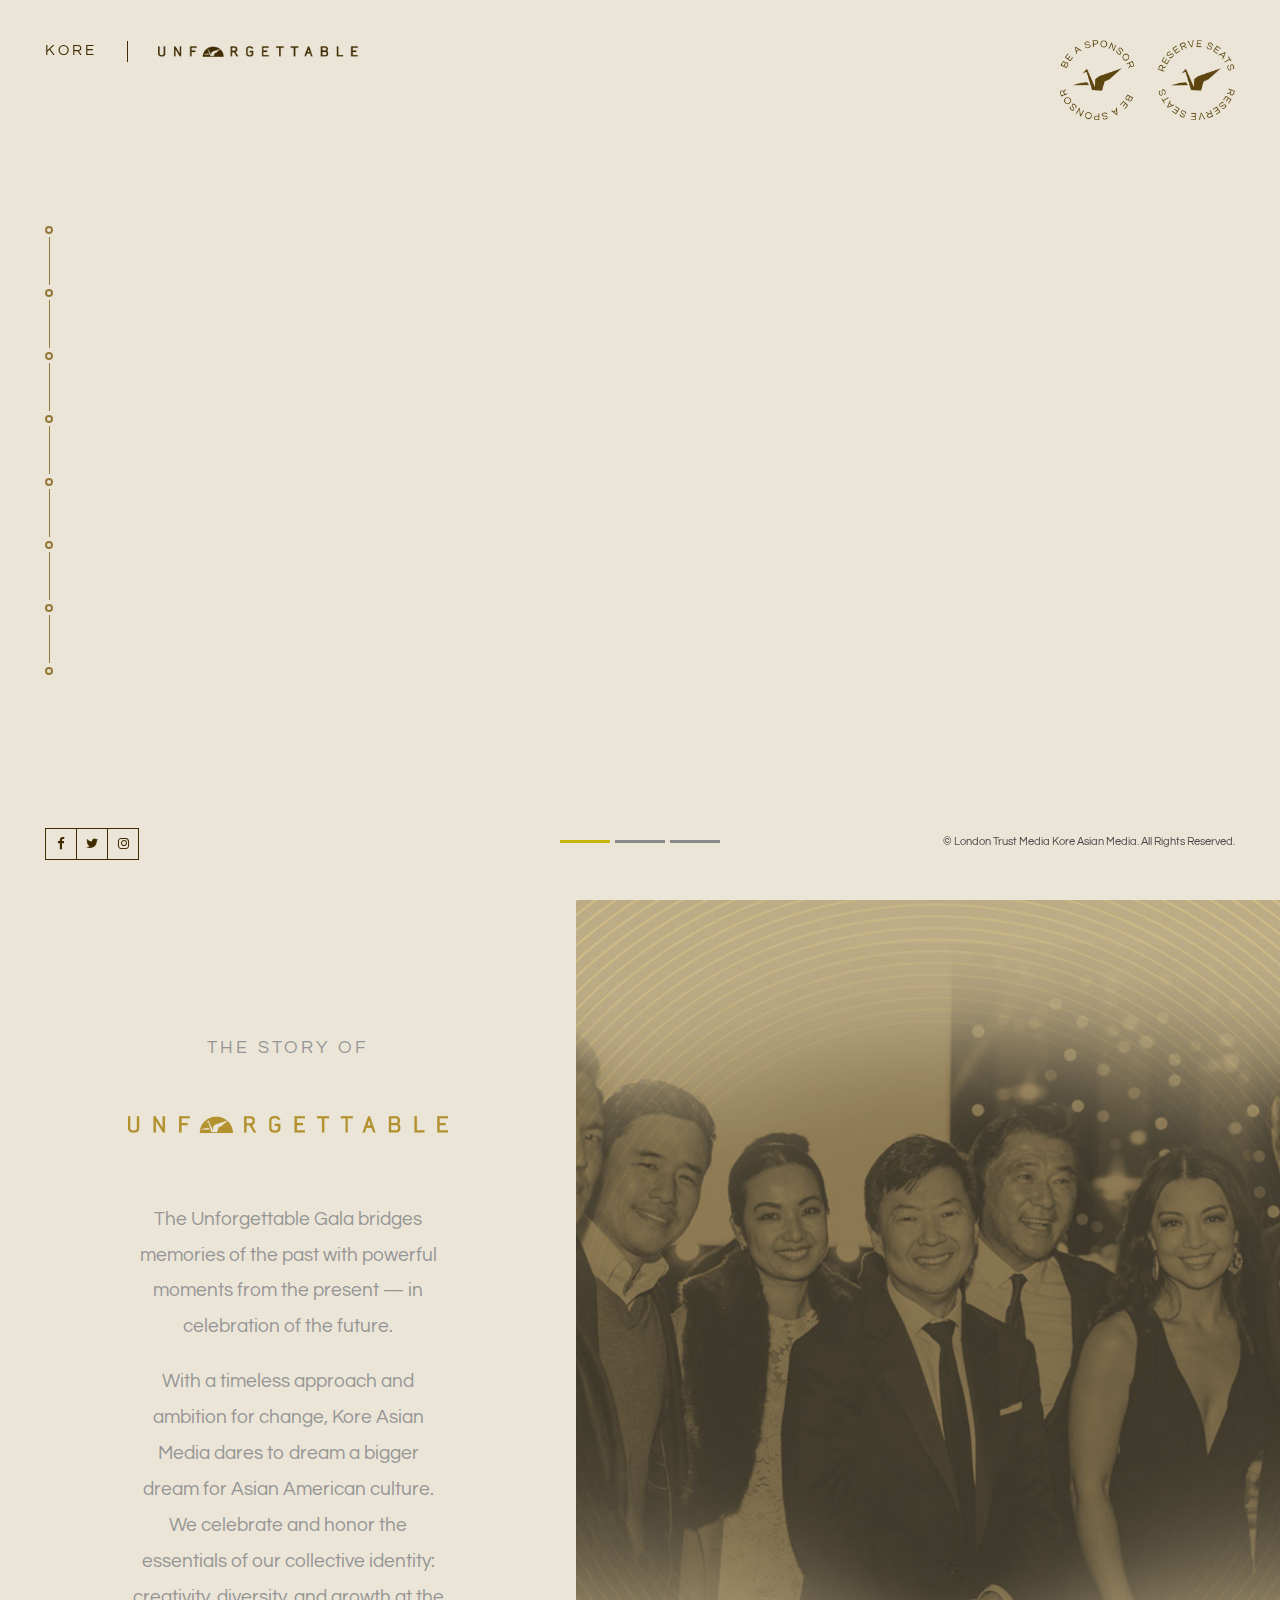
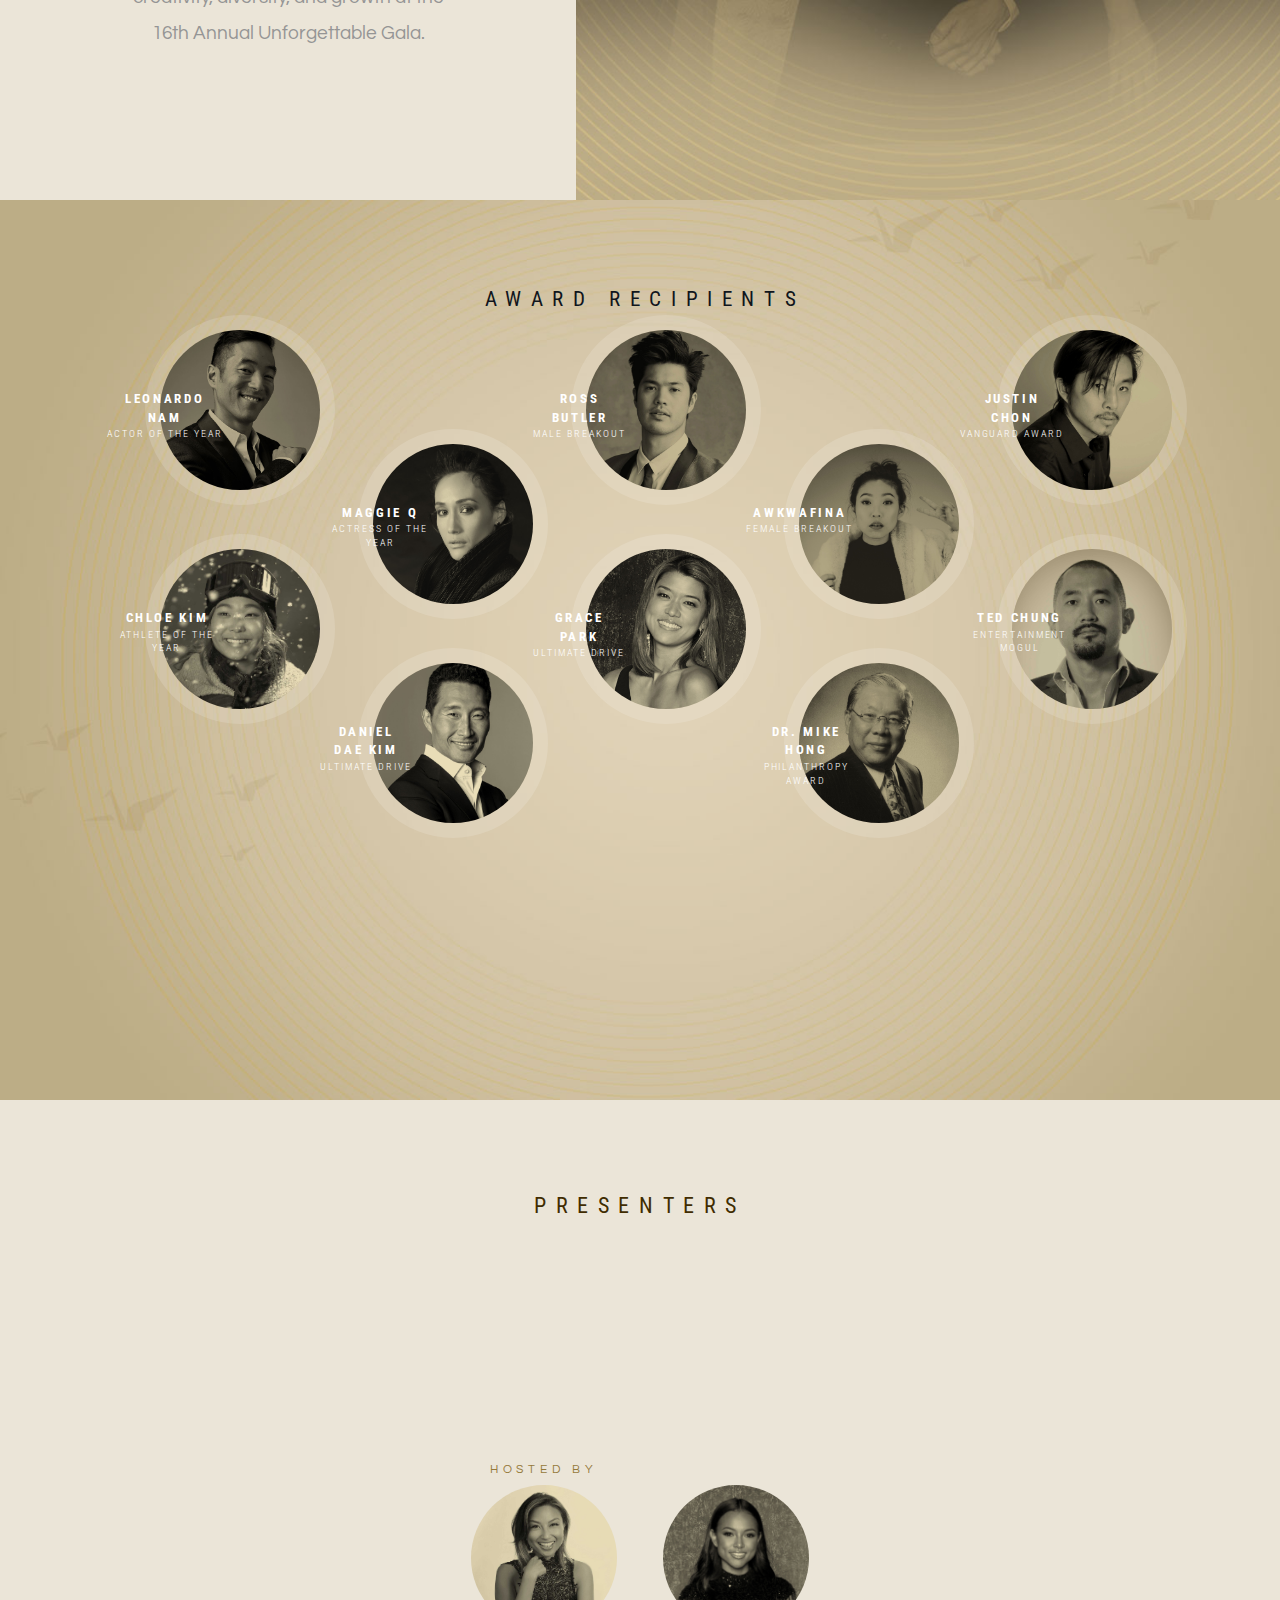
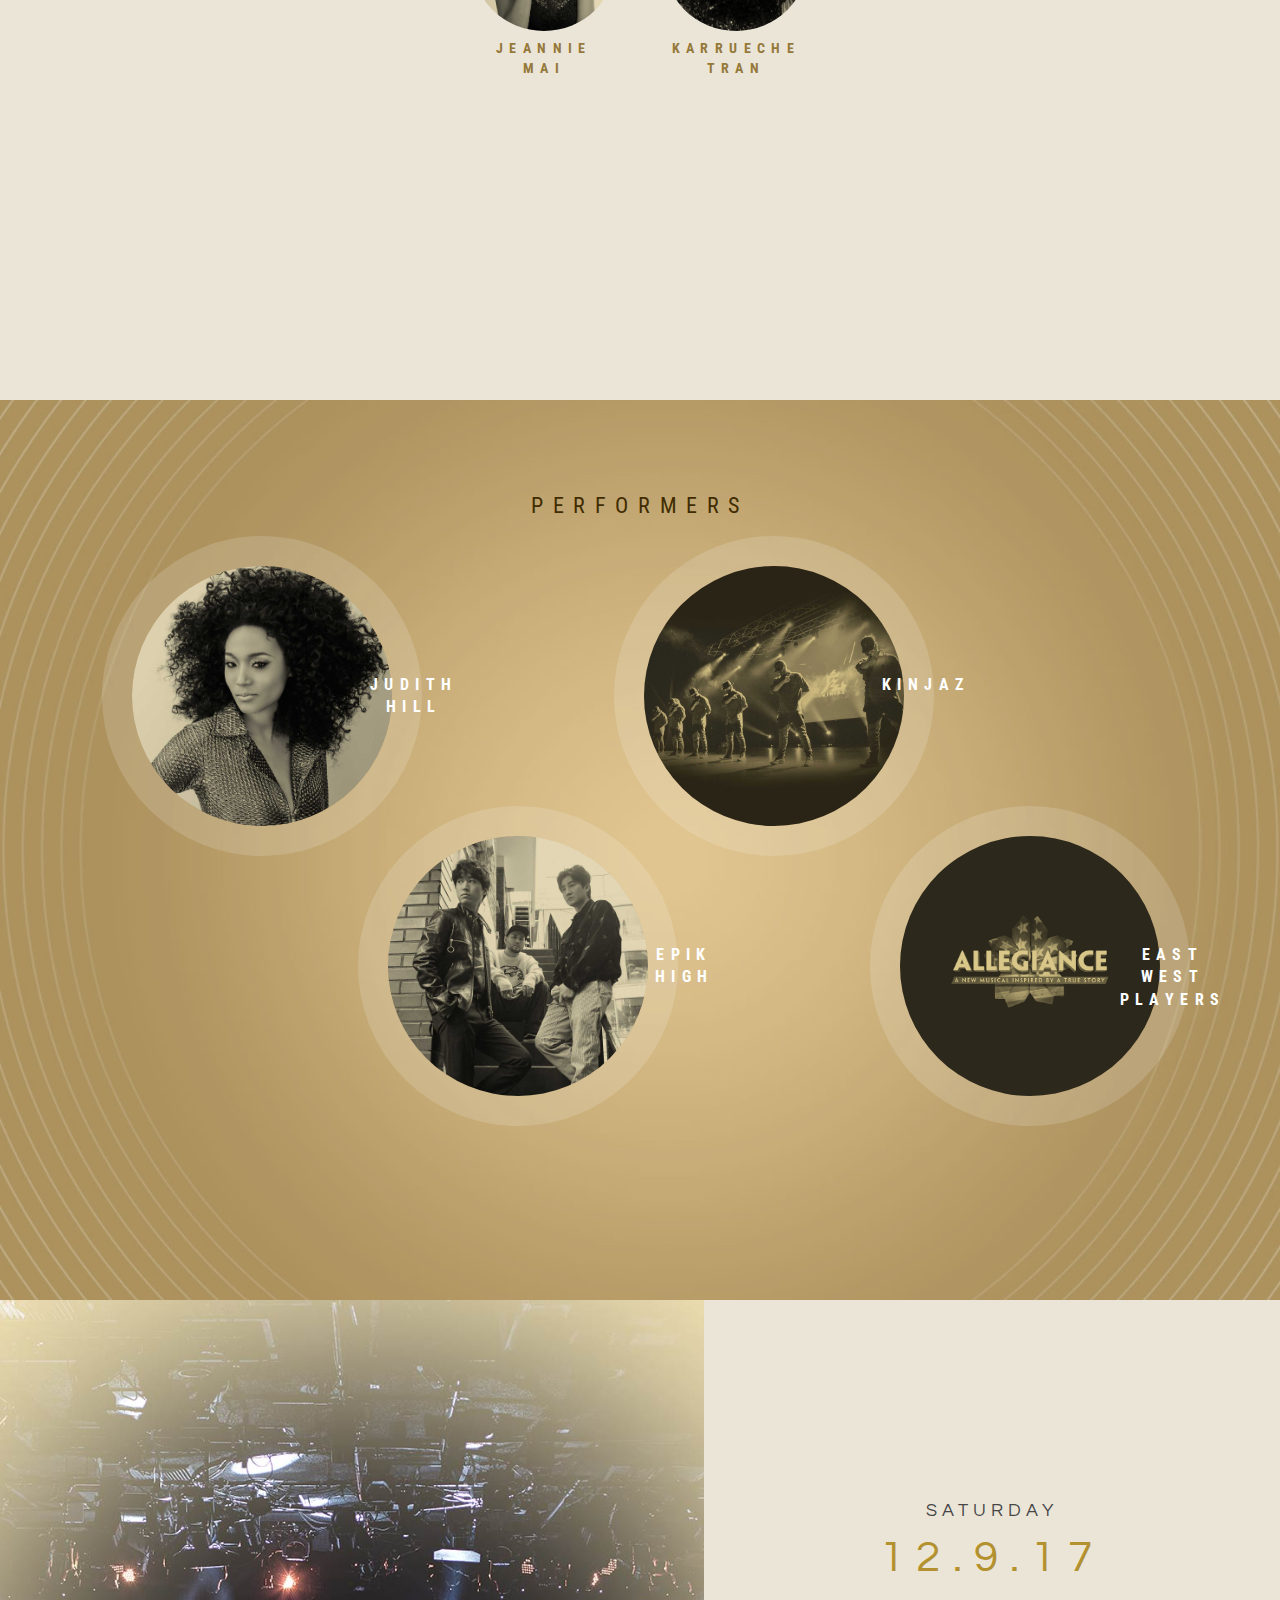
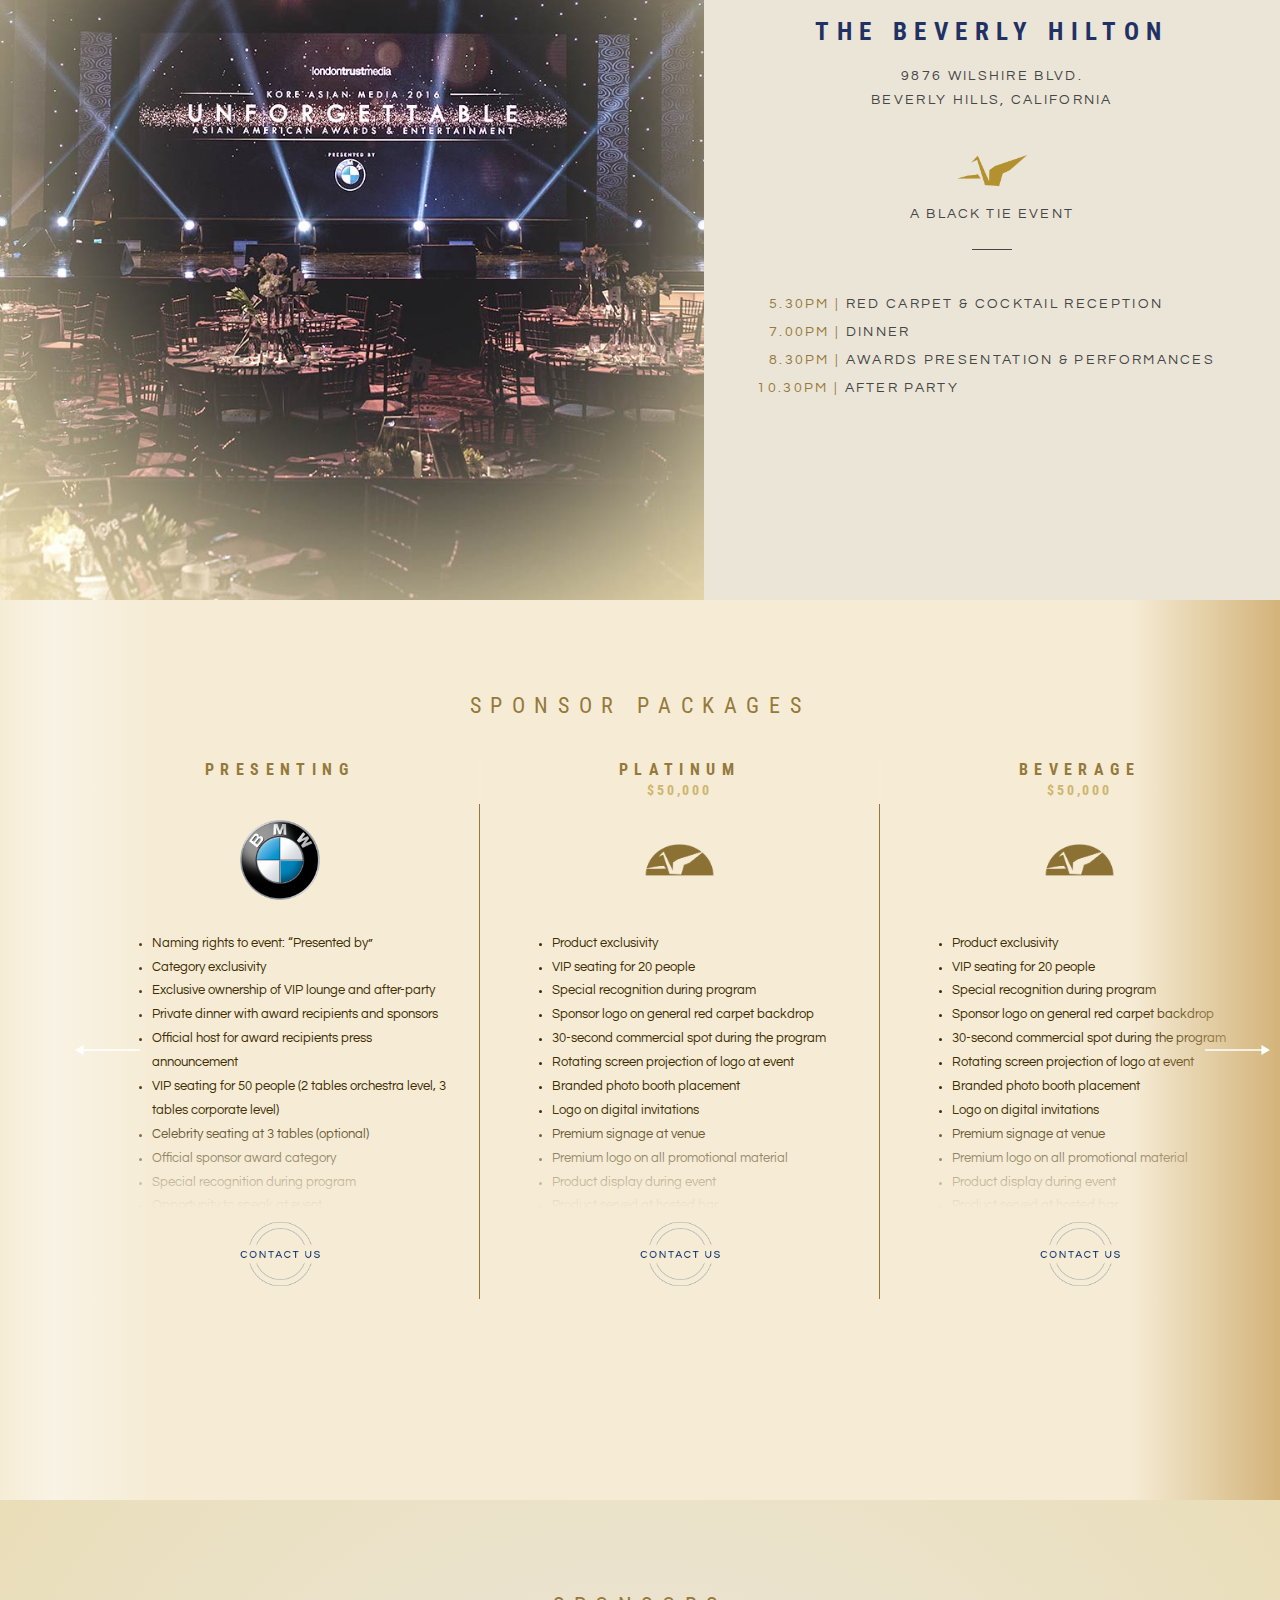
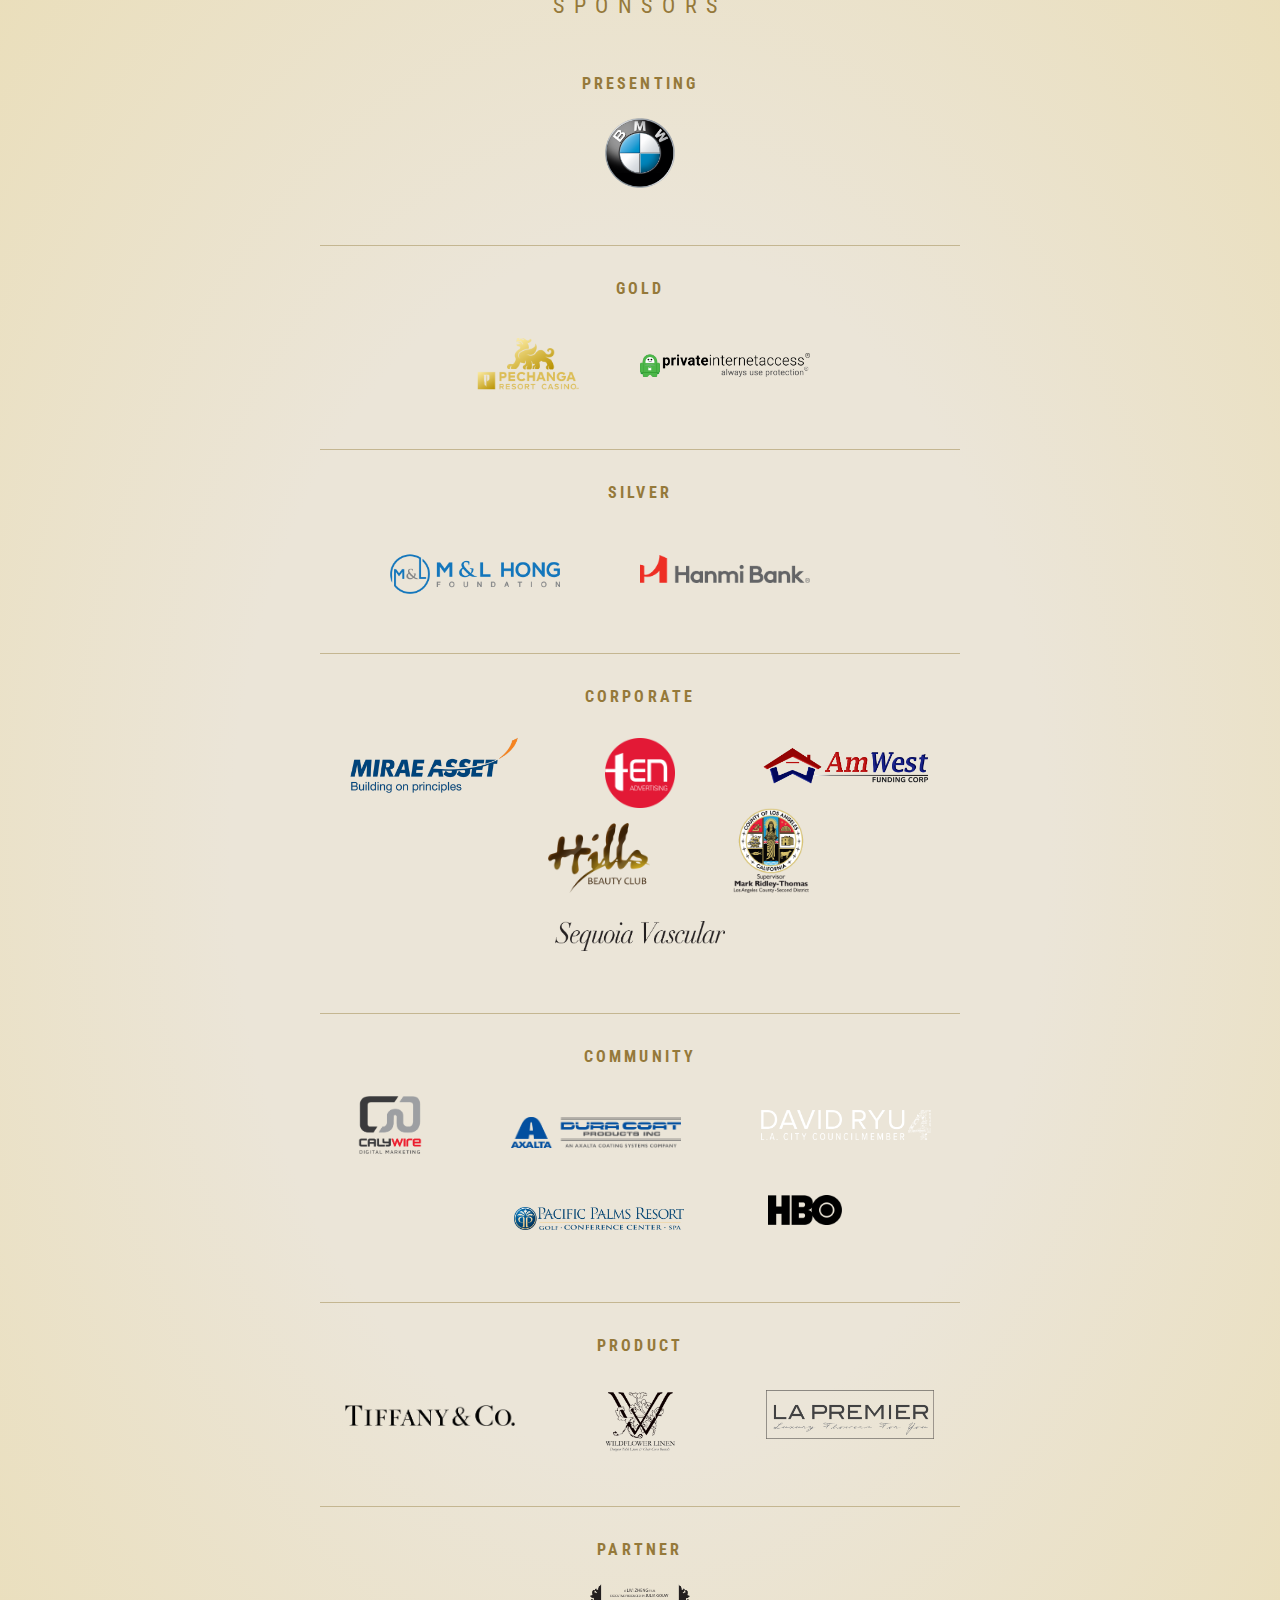
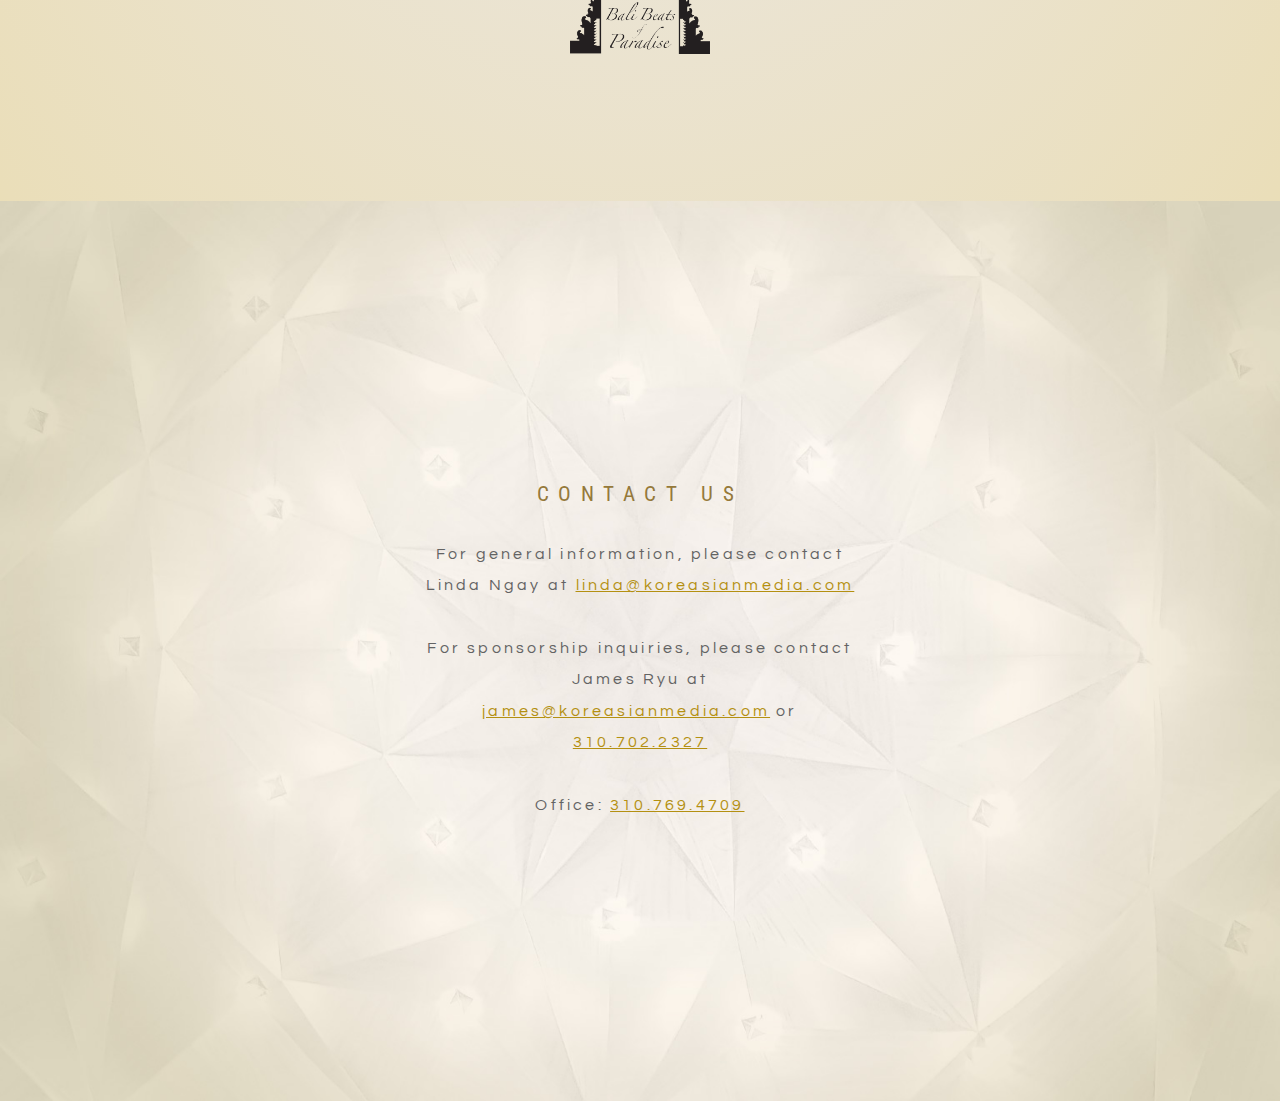
<file: index-wvideo.html>
<!doctype html>
<html class="no-js" lang="en">
    <head>
        <meta charset="utf-8">
        <meta http-equiv="x-ua-compatible" content="ie=edge">
        <title>Unforgettable Gala | Kore Asian Media</title>
        <meta name="description" content="">
        <meta name="viewport" content="width=device-width, initial-scale=1">

        <link rel="manifest" href="site.webmanifest">
        <link rel="apple-touch-icon" href="icon.png">
        <!-- Place favicon.ico in the root directory -->

        <link rel="stylesheet" href="css/normalize.css">
        <link rel="stylesheet" href="css/main.css">
        <link href="https://fonts.googleapis.com/css?family=Questrial|Roboto+Condensed:300,400,700" rel="stylesheet">
        <link rel="stylesheet" href="css/font-awesome.min.css">
        <link rel="stylesheet" href="css/swiper.min.css">
        <link rel="stylesheet" href="css/unforgettable.css">
    </head>
    <body>
        <!--[if lte IE 9]>
            <p class="browserupgrade">You are using an <strong>outdated</strong> browser. Please <a href="https://browsehappy.com/">upgrade your browser</a> to improve your experience and security.</p>
        <![endif]-->

        <!-- Add your site or application content here -->
        <header class="gui">
            <div class="logo">
                <a href="http://kore.am/" target="_blank">KORE</a> <a href="#hero" class="home-link"><img src="img/LOGOS/logo-dark.png" alt="Unforgettable"></a>
            </div>
            <div class="hamburger">
                <div class="d1"></div>
                <div class="d2"></div>
                <div class="d3"></div>
            </div>
            <div class="mobile-menu">
                <button class="close">
                    <div class="l1"></div>
                    <div class="l2"></div>
                </button>
                <div class="cta">
                    <a class="sponsor-link" href="#packages">
                        <img src="img/BUTTONS/becomesponsor.png" alt="Become Sponsor">
                    </a>
                    <a href="https://unforgettablegala.eventbrite.com" target="_blank">
                        <img src="img/BUTTONS/reserveseats.png" alt="Reserve Seats">    
                    </a>
                </div>
                <nav>
                    <ul>
                        <li class="first_tier"><a href="#about">About</a></li>
                        <li class="first_tier"><a href="#recipients">Recipients</a></li>
                        <li class="first_tier"><a href="#presenters">Presenters</a></li>
                        <!-- <li class="parent"><a href="#awards">Awards</a>
                            <ul>
                                <li><a href="#recipients">Recipients</a></li>
                                <li><a href="#presenters">Presenters</a></li>
                            </ul>
                        </li> -->
                        <li class="first_tier"><a href="#performers">Performers</a></li>
                        <li class="first_tier"><a href="#eventinfo">Event Info</a></li>
                        <li class="first_tier">
                            <a href="#packages">Sponsorship Packages</a>
                        </li>
                        <li class="first_tier">
                            <a href="#sponsors">Sponsors</a>
                        </li>
                        <!-- <li class="first_tier parent"><a href>Sponsorship</a>
                            <ul>
                                <li><a href="#packages">Packages</a></li>
                                <li><a href="#sponsors">Sponsors</a></li>
                            </ul>
                        </li> -->
                        <!-- <li><a href="#packages">Sponsor Packages</a></li> -->
                        <!-- <li><a href="#pastgalas">Past Galas</a></li>
                        <li><a href="#gallery">Gallery</a></li> -->
                        <li class="first_tier"><a href="#contact">Contact</a></li>
                    </ul>
                </nav>
                <div class="social">
                    <ul>
                        <li><a href="https://www.facebook.com/koreasianmedia/" target="_blank">
                            <i class="fa fa-facebook"></i>
                        </a></li>
                        <li><a href="http://twitter.com/koreasianmedia?lang=en" target="_blank">
                            <i class="fa fa-twitter"></i>
                        </a></li>
                        <li><a href="http://www.instagram.com/koreasianmedia/" target="_blank">
                            <i class="fa fa-instagram"></i>
                        </a></li>
                    </ul>
                </div>
                <div class="copyright">
                    &copy; London Trust Media Kore Asian Media. All Rights Reserved.
                </div>
                <div class="navmask"></div>
            </div>
            <div class="promo">
                Presented By
                <img src="img/LOGOS/BMW.png" alt="BMW">
            </div>
        </header>
            
        <section class="hero" data-section-name="hero">

            <div class="swiper-container hero-swiper">

                <div class="swiper-wrapper">
                    <!-- Slides -->
                    <div class="swiper-slide">
                        <iframe width="100%" height="100%" src="https://www.youtube.com/embed/Z6HUTxSq2fk?rel=0&amp;controls=0&amp;showinfo=0&autoplay=1&loop=1" frameborder="0" allowfullscreen></iframe>
                    </div>
                    <div class="swiper-slide" style="background-image: url('img/backgrounds/hero1.jpg');">
                        <div class="slide_one">
                            <img class="londontrust" src="img/LOGOS/LondonTrustMedia.svg" alt="London Trust Media">
                            <div>
                                Kore Asian Media
                            </div>
                            <img class="logo" src="img/LOGOS/logo@4x.png" alt="Unforgettable Gala">
                            <div>
                                The 16th Annual Asian American Awards
                            </div>
                            <div class="sponsor">
                                Presented By
                                <img src="img/LOGOS/BMW.png" alt="BMW">
                            </div>
                        </div>
                        <div class="gradient_mask"></div>
                    </div>
                    <div class="swiper-slide" style="background-image: url('img/backgrounds/UNFO_SLIDE_2_1920.jpg');">
                        <div class="gradient_mask"></div>
                    </div>
                </div>
                <!-- If we need pagination -->
                <div class="swiper-pagination"></div>
            </div>
            <!-- <div class="gradient_mask"></div> -->
        </section>

        <section class="about" data-section-name="about">
            <div>
                <div class="subtitle">
                    The Story Of
                </div>
                <img src="img/LOGOS/logo@4x.png" alt="Unforgettable">
                <p style="margin-bottom: 0;">The Unforgettable Gala bridges memories of the past with powerful moments from the present — in celebration of the future.</p>
                <p>With a timeless approach and ambition for change, Kore Asian Media dares to dream a bigger dream for Asian American culture. We celebrate and honor the essentials of our collective identity: creativity, diversity, and growth at the 16th Annual Unforgettable Gala.</p>
            </div>
            <div>
                
            </div>
        </section>

        <section class="recipients people" data-section-name="recipients">
            <h1>
                Award Recipients
            </h1>
            <div>
                <div class="recipient" data-person="leonam">
                    <div class="bgimg" style="background-image: url('img/HEADSHOTS/RECIPIENTS/LEONAM.jpg')"></div>
                    <div class="name">Leonardo<br /> Nam<div>Actor of the Year</div></div>
                </div>
                <div class="recipient" data-person="maggieq">
                    <div class="bgimg" style="background-image: url('img/HEADSHOTS/RECIPIENTS/MAGGIEQ.jpg')"></div>
                    <div class="name">Maggie Q<div>Actress of the Year</div></div>
                </div>
                <div class="recipient" data-person="rossbutler">
                    <div class="bgimg" style="background-image: url('img/HEADSHOTS/RECIPIENTS/ROSSBUTLER.jpg')"></div>
                    <div class="name">Ross<br /> Butler<div>Male Breakout</div></div>
                </div>
                <div class="recipient" data-person="awkwafina">
                    <div class="bgimg" style="background-image: url('img/HEADSHOTS/RECIPIENTS/AWKQUAFINA.jpg')"></div>
                    <div class="name">Awkwafina<div>Female Breakout</div></div>
                </div>
                <div class="recipient" data-person="justinchon">
                    <div class="bgimg" style="background-image: url('img/HEADSHOTS/RECIPIENTS/JUSTINCHON.jpg')"></div>
                    <div class="name">Justin<br /> Chon<div>Vanguard Award</div></div>
                </div>
                <div class="recipient" data-person="chloekim">
                    <div class="bgimg" style="background-image: url('img/HEADSHOTS/RECIPIENTS/CHLOEKIM.jpg')"></div>
                    <div class="name">Chloe Kim<div>Athlete of the Year</div></div>
                </div>
                <div class="recipient" data-person="danieldaekim">
                    <div class="bgimg" style="background-image: url('img/HEADSHOTS/RECIPIENTS/DANIELDAEKIM.jpg')"></div>
                    <div class="name">Daniel<br /> Dae Kim<div>Ultimate Drive</div></div>
                </div>
                <div class="recipient" data-person="gracepark">
                    <div class="bgimg" style="background-image: url('img/HEADSHOTS/RECIPIENTS/GRACEPARK.jpg')"></div>
                    <div class="name">Grace<br /> Park<div>Ultimate Drive</div></div>
                </div>
                <div class="recipient" data-person="drhong">
                    <div class="bgimg" style="background-image: url('img/HEADSHOTS/RECIPIENTS/DRHONG.jpg')"></div>
                    <div class="name">Dr. Mike<br /> Hong<div>Philanthropy Award</div></div>
                </div>
                <div class="recipient" data-person="tedchung">
                    <div class="bgimg" style="background-image: url('img/HEADSHOTS/RECIPIENTS/TEDCHUNG.jpg')"></div>
                    <div class="name">Ted Chung<div>Entertainment Mogul</div></div>
                </div>
            </div>
            <!-- <div>
                <div class="recipient" data-person="danieldaekim">
                    <div class="bgimg" style="background-image: url('img/HEADSHOTS/RECIPIENTS/DANIELDAEKIM.jpg')"></div>
                    <div class="name">Daniel<br /> Dae Kim<div>Ultimate Drive</div></div>
                </div>
                <div class="recipient" data-person="gracepark">
                    <div class="bgimg" style="background-image: url('img/HEADSHOTS/RECIPIENTS/GRACEPARK.jpg')"></div>
                    <div class="name">Grace<br /> Park<div>Ultimate Drive</div></div>
                </div>
                <div class="recipient" data-person="drhong">
                    <div class="bgimg" style="background-image: url('img/HEADSHOTS/RECIPIENTS/DRHONG.jpg')"></div>
                    <div class="name">Dr. Mike<br /> Hong<div>Philanthropy Award</div></div>
                </div>
                <div class="recipient" data-person="tba">
                    <div class="bgimg" style="background-image: url('img/HEADSHOTS/RECIPIENTS/TBA.jpg')"></div>
                    <div class="name">To Be<br /> Announced</div>
                </div>
            </div> -->
            <div class="modals">
                <div id="leonam" class="modal">
                    <button class="close">
                        <div class="l1"></div>
                        <div class="l2"></div>
                    </button>
                    <div>
                        <div class="recipient">
                            <div class="bgimg" style="background-image: url('img/HEADSHOTS/RECIPIENTS/LEONAM.jpg')"></div>
                            <div class="name">Leonardo Nam</div>
                            <div class="title">Actor of the Year</div>
                        </div>
                    </div>
                    <div>
                        <div class="bio">
                            <div class="bio-scroll">
                                <p>
                                    Leonardo Nam has gained global fans through his role as the lab technician Felix Lutz on the critically acclaimed, award-winning HBO series “Westworld.” Based on the original 1973 Michael Crichton film of the same name, the series brings to life a futuristic amusement park intended for rich vacationers populated by robotic “hosts,” ultimately indulging their wildest fantasies and desires. “Westworld” premiered its first season in October 2016 and received a slew of highly esteemed nominations, including these accolades, which include: 2017 Golden Globe Awards: Best Television Series - Drama (nominated), 2017 SAG Awards: Outstanding Performance by an Ensemble in a Drama Series (nominated), 2016 Critics Choice Television Awards: Most Exciting New Series (won) and Best Drama Series (nominated), to name a few.
                                </p>
                                <p>
                                    Nam is also working on a variety of additional projects including: a supporting role in the indie feature “Puberty” for Flying Lotus’ Brainfeeder Films opposite Abbie Cornish a supporting role in the new Netflix original film “Happy Anniversary” (written and directed by Jared Stern) and a guest star role on the new Comedy Central series “Hampton DeVille.”
                                </p>
                                <p>
                                    Born in Argentina to Korean immigrant parents and raised in Sydney, Australia, Nam attended Sydney Technical High School and studied architecture at the University of New South Wales. To pursue his dream of becoming an actor, Leonardo moved to New York at 19. There he studied drama at the critically acclaimed HB Studio and also worked with the New York Public Theater/Shakespeare in the Park company and Sigourney Weaver and Jim Simpson’s The Bats Theater Company. His breakout role came in the Paramount comedy “The Perfect Score,” starring Scarlett Johansson, Chris Evans and Erika Christensen. Since then he has starred in a string of movies, namely “The Sisterhood of the Traveling Pants” 1 &amp; 2, “The Fast and the Furious: Tokyo Drift,” “Vantage Point,” “He’s Just Not That Into You,” “One for the Money,” and most recently in the Sam Raimi production “Murder of a Cat.”
                                </p>
                            </div>
                        </div>
                    </div>
                </div>
                <div id="maggieq" class="modal">
                    <button class="close">
                        <div class="l1"></div>
                        <div class="l2"></div>
                    </button>
                    <div>
                        <div class="recipient">
                            <div class="bgimg" style="background-image: url('img/HEADSHOTS/RECIPIENTS/MAGGIEQ.jpg')"></div>
                            <div class="name">Maggie Q</div>
                            <div class="title">Actress of the Year</div>
                        </div>
                    </div>
                    <div>
                        <div class="bio">
                            <div class="bio-scroll">
                                <p>Maggie Q stars as F.B.I Agent Hannah Wells on ABC’s hit drama “Designated Survivor,” currently in its second season. </p>
 
                                <p>Maggie Q starred opposite Dylan McDermott on CBS’ drama thriller series “Stalker.” Best known for her role on CW’s successful action series “Nikita,” where for four seasons, “Nikita” chronicled the story of a rogue assassin (played by Maggie Q) who returns to take down the secret organization that trained her.</p>
                                 
                                <p>In March 2014, Maggie starred as Tori in Summit Entertainment’s box office hit “Divergent,” alongside Shailene Woodley and Theo James, and returned in “Allegiant” which was released in March of 2016.</p>
                                 
                                <p>Maggie also starred in the independent cyber thriller “Jekyll Island,” alongside Minnie Driver, Dianna Agron and Ed Westwick.  Additional film credits include “Mission Impossible III,” “Live Free or Die Hard,” “Decpetion,” “New York, I Love You,” “Balls of Fury,” “House of Harmony,” “Rush Hour 2,” “The Warrior and the Wolf” and Daniel Lee’s “Three Kingdoms: Resurrection of the Dragon,” “Dragon Squad,” “Naked Weapon” and “Gen-X Cops2: Metal Mayhem.</p>    
                                 
                                <p>Maggie Q is a native of Honolulu, Hawaii. She is an animal and human rights activist through her support of programs such as PETA, Best Friends, WildAid, Kageno and the Washington D.C. based PCRM (Physicians Committee for Responsible Medicine).</p> 
                            </div>
                        </div>
                    </div>
                </div>
                <div id="rossbutler" class="modal">
                    <button class="close">
                        <div class="l1"></div>
                        <div class="l2"></div>
                    </button>
                    <div>
                        <div class="recipient">
                            <div class="bgimg" style="background-image: url('img/HEADSHOTS/RECIPIENTS/ROSSBUTLER.jpg')"></div>
                            <div class="name">Ross Butler</div>
                            <div class="title">Male Breakout</div>
                        </div>
                    </div>
                    <div>
                        <div class="bio">
                            <div class="bio-scroll">
                                <p>
                                    Ross Butler is emerging as a prominent player in Hollywood’s next generation. Variety Magazine named him one of 10 TV Stars to Watch in 2017. Butler currently portrays the popular basketball jock, Zach Dempsey in the binge-worthy Netflix series, “13 Reasons Why”. This high school drama-mystery has become one of the most watched shows of all time for the live streaming conglomerate and became the most tweeted show of 2017. Butler’s dedication to his craft and urge to break free from typecasting has earned him extraordinary praise and created a much bigger conversation about Asian Americans in diversity.
                                </p>
                                <p>
                                    Butler first began his acting career in 2010, when he left his path toward chemical engineering at Ohio State University for a life in front of the camera. He made his acting debut opposite, Zendaya, on Disney Channel’s “K.C. Undercover,” and the Disney’s smash hit “Teen Beach 2,” MTV’s most watched series and cult classic, “Teen Wolf,” and most recently as Reggie Mantle in The CW’s critically acclaimed series, “Riverdale.”
                                </p>
                            </div>
                        </div>
                    </div>
                </div>
                <div id="awkwafina" class="modal">
                    <button class="close">
                        <div class="l1"></div>
                        <div class="l2"></div>
                    </button>
                    <div>
                        <div class="recipient">
                            <div class="bgimg" style="background-image: url('img/HEADSHOTS/RECIPIENTS/AWKQUAFINA.jpg')"></div>
                            <div class="name">Awkwafina</div>
                            <div class="title">Female Breakout</div>
                        </div>
                    </div>
                    <div>
                        <div class="bio">
                            <div class="bio-scroll">
                                <p>
                                    Nora Lum, known by the moniker, Awkwafina, is a rapper, comedian, television host and actress from New York City. Born to a South Korean mother and Chinese-American father, she was raised primarily by her grandmother in Forest Hills, Queens where she attended LaGuardia High School of Music &amp; Art for the trumpet. 
                                </p>
                                <p>
                                    Awkwafina is best known for her breakout single and music video “My Vag,” which went viral on YouTube in 2012. After self-producing and releasing her first album “Yellow Ranger” in 2014, she was added to the cast of MTV's “Girl Code” and “Girl Code Live.” Later that year, she began filming the first season of her web series “Tawk,” which was named an Official Honoree in the 2016 Webby Awards. She was cast in her first film later that year with Seth Rogen and Zac Efron in “Neighbors 2: Sorority Rising.” The part led to roles in three more films, including a lead role in the highly-anticipated summer blockbuster Ocean's 8, alongside Sandra Bullock, Cate Blanchett, Rihanna and others. Last spring, she was added to the cast of "Crazy Rich Asians" as the part of Peik Lin. 
                                </p>
                            </div>
                        </div>
                    </div>
                </div>
                <div id="justinchon" class="modal">
                    <button class="close">
                        <div class="l1"></div>
                        <div class="l2"></div>
                    </button>
                    <div>
                        <div class="recipient">
                            <div class="bgimg" style="background-image: url('img/HEADSHOTS/RECIPIENTS/JUSTINCHON.jpg')"></div>
                            <div class="name">Justin Chon</div>
                            <div class="title">Vanguard</div>
                        </div>
                    </div>
                    <div>
                        <div class="bio">
                            <div class="bio-scroll">
                                <p>
                                    Filmmaker and actor, Justin Chon richly deserved the major attention he enjoyed at this year’s Sundance Film Festival for his film “Gook,” taking home the Next Audience Award. Set during the 1992 L.A. Riots, the film centers on the relationship between an African American girl and two Korean brothers who own a shoe store in Paramount, California. The film was inspired by events from Chon’s own childhood. He was born in South Korea and grew up in California’s Bay Area, where he helped out at his parents’ beauty supply store. In August 2017, the limited national release of “Gook” opened to widespread critical acclaim and a positive public reception.
                                </p>
                                <p>
                                    Although Chon is known worldwide for his role as Eric Yorkie in the “Twilight” series, he has also appeared in a recurring role on the ABC sitcom “Dr. Ken” and will star in the new and highly anticipated ABC drama series “Deception.” Chon also wrote, produced and starred in his own independent film “Man-Up.” Other starring film credits include “Soul Searching,” the Martin Scorsese executive produced feature “Revenge of the Green Dragons” and “21 and Over” from the creators of “The Hangover.” Other credits include “From the Rough” opposite Taraji P. Henson, “Crossing Over” opposite Harrison Ford, and many others.
                                </p>
                            </div>
                        </div>
                    </div>
                </div>
                <div id="chloekim" class="modal">
                    <button class="close">
                        <div class="l1"></div>
                        <div class="l2"></div>
                    </button>
                    <div>
                        <div class="recipient">
                            <div class="bgimg" style="background-image: url('img/HEADSHOTS/RECIPIENTS/CHLOEKIM.jpg')"></div>
                            <div class="name">Chloe Kim</div>
                            <div class="title">Athlete of the Year</div>
                        </div>
                    </div>
                    <div>
                        <div class="bio">
                            <div class="bio-scroll">
                                <p>Chloe kicked off the 2016-17 season winning Gold medals at the Copper Grand Prix and LAAX Open, pushing her consecutive event win streak to eight. She went on to win Bronze at X Games and the first World Cup Crystal Globe of her career. Chloe finished the season defending her Gold medal at the Burton US Open, cementing her status as the top female halfpipe rider in the world heading into the 2018 Olympics.</p>

                                <p>During the 2015-16 season, Chloe won six Gold and two Silver medals. Chloe season highlights included defending her X Games Gold medal, becoming the first X Games athlete to win two Golds before the age of 16. Chloe continued to break new ground in women’s snowboarding, becoming the first woman to land back-to-back 1080s and score a perfect 100.</p>

                                <p>Chloe made history during the 2014-15 season when she became the youngest competitor (at 14 years old) to win a winter X Games Gold medal.</p>

                                <p>2013-14 was Chloe’s breakout season. The year began with a Bronze medal at the Dew Tour and continued with Chloe grabbing Silver at X Games. She finished the season with another Silver at the Burton US Open – all at the age of 13.</p>

                                <p>Chloe has had just as much success off of the mountain as she has had on it, being featured on Forbes 30 under 30 list in 2017, TIME’s 30 Most Influential Teens of 2016, and espnW’s 2015 IMPACT25 list. In addition, Chloe has been nominated for an ESPY, Kids Choice Sports Award, and two Laureus World Sports Awards.</p>

                                <p>Chloe qualified to make the 2014 Olympic Halfpipe team, but due to her age and IOC rules, was unable to compete, setting up her debut on the Olympics stage in Korea in 2018. Chloe’s first tracks on a snowboard were at the age of four and she began competing when she was six. Chloe, whose parents emigrated from Korea, now lives in Los Angeles with her family.</p>

                                <p>Photo Credit: Getty Sports.</p>
                            </div>
                        </div>
                    </div>
                </div>
                <div id="danieldaekim" class="modal">
                    <button class="close">
                        <div class="l1"></div>
                        <div class="l2"></div>
                    </button>
                    <div>
                        <div class="recipient">
                            <div class="bgimg" style="background-image: url('img/HEADSHOTS/RECIPIENTS/DANIELDAEKIM.jpg')"></div>
                            <div class="name">Daniel Dae Kim</div>
                            <div class="title">Ultimate Drive</div>
                        </div>
                    </div>
                    <div>
                        <div class="bio">
                            <div class="bio-scroll">
                                <p>Daniel Dae Kim continues his string of multifaceted and stereotype-breaking roles as an actor, director and producer. Prior to his seven-season portrayal of Chin Ho Kelly on “Hawaii Five-0”, Kim was best known for his role as Jin Soo Kwon on the hit TV series “Lost,” for which he shared a 2006 Screen Actors Guild Award for Best Ensemble, and was individually honored with an AZN Asian Excellence Award, a Multicultural Prism Award and a Vanguard Award from the Korean American Coalition, all for Outstanding Performance by an Actor.  In 2009, he was recognized with the prestigious KoreAm Achievement Award in the field of Arts and Entertainment, and has twice been named one of PEOPLE Magazine’s "Sexiest Men Alive."</p>
                                <p>Born in Busan, South Korea, and raised in New York and Pennsylvania, Kim discovered acting while a student at Haverford College. After graduation, he moved to New York City, where he began his career on stage, performing in classics such as "Romeo and Juliet,” “Ivanov,” and "A Doll's House," Despite early success, he decided to deepen his knowledge of the craft by enrolling at New York University's Graduate Acting Program, where he earned his Master's Degree. After receiving his MFA, Kim's film career began in earnest with roles in "The Jackal," "For Love of the Game," "The Hulk," "Spider-Man 2" and "The Cave," as well as the Academy Award-winning "Crash.” Most recently, he created the role of Jack Kang for “Insurgent,” and “Allegiant” of the “Divergent Series.” </p>
                                <p>Most recently, he received a Broadway Beacon Award for his role as the King of Siam in Lincoln Center’s Tony award-winning production of “The King and I,” as well as the Theater Legacy Award from New York’s Pan Asian Repertory Theater. Outside of his artistic endeavors, he actively pursues interests in the community at large, having most recently served as Cultural Envoy and Member of the U.S. Presidential Delegation for the United States at the World Expo in Korea.</p>
                            </div>
                        </div>
                    </div>
                </div>
                <div id="gracepark" class="modal">
                    <button class="close">
                        <div class="l1"></div>
                        <div class="l2"></div>
                    </button>
                    <div>
                        <div class="recipient">
                            <div class="bgimg" style="background-image: url('img/HEADSHOTS/RECIPIENTS/GRACEPARK.jpg')"></div>
                            <div class="name">Grace Park</div>
                            <div class="title">Ultimate Drive</div>
                        </div>
                    </div>
                    <div>
                        <div class="bio">
                            <div class="bio-scroll">
                                <p>Grace Park is a fan-favorite for her starring roles on the critically acclaimed series "Battlestar Galactica," in which she played not one, but two leading roles (Boomer and Athena). Her performance garnered her a place in TV Guide's "100 Most Memorable Moments in TV History.”</p>
                                <p>Born in Los Angeles and raised in Canada, Park received a degree in Psychology from the University of British Columbia before turning her attention to film and television. Her performance in "The Border", earned a nomination for a Gemini Award for Best Performance by an Actress in a Leading Dramatic Role. </p>
                                <p>Solidifying herself as a staple in the entertainment industry, Grace Park’s seven-season-run on “Hawaii Five-0,” brought heart, suspense, tragedy and sensuality to the iconic role of Kono Kalakaua. As a result, she was nominated in both 2011 and 2012 for a Teen Choice Award for Choice TV Actress: Action. </p>
                                <p>Park has earned a nomination for Outstanding Newcomer Award in 2006 by the Asian Excellence Awards for her artistry. In 2010, she received the Achievement Award in Entertainment from KoreAm. In 2014, Park was honored with the APEX Inspiration Award and inducted into the Asian Hall of Fame.</p>
                            </div>
                        </div>
                    </div>
                </div>
                <div id="drhong" class="modal">
                    <button class="close">
                        <div class="l1"></div>
                        <div class="l2"></div>
                    </button>
                    <div>
                        <div class="recipient">
                            <div class="bgimg" style="background-image: url('img/HEADSHOTS/RECIPIENTS/DRHONG.jpg')"></div>
                            <div class="name">Dr. Mike Hong</div>
                            <div class="title">Philanthropy Award</div>
                        </div>
                    </div>
                    <div>
                        <div class="bio">
                            <div class="bio-scroll">
                                <p>Dr. Mike Hong is a Korean American philanthropist and entrepreneur, who has been a long-time partner with Kore Asian Media. After founding the Dura Coat Products company in 1986, he has been widely recognized in the Chemistry and Biochemistry fields, receiving a distinguished alumni award from his alma mater, UCLA. Since graduating from UCLA in 1959, Dr. Mike Hong has given the commencement address as well at donating influential funds to the biochemistry and chemistry departments.</p>
                                <p>Alongside his massive success in business, Dr. Hong separates himself from the rest of the pack through his utter commitment to philanthropy and dedication to promoting and celebrating the Korean American diaspora. Honored by a number of publications and organizations for his trailblazing humanitarianism. Dr. Hong continues to pave the way for generations to come in his devotion to raising the bar in the Korean American community.</p>
                            </div>
                        </div>
                    </div>
                </div>
                <div id="tedchung" class="modal">
                    <button class="close">
                        <div class="l1"></div>
                        <div class="l2"></div>
                    </button>
                    <div>
                        <div class="recipient">
                            <div class="bgimg" style="background-image: url('img/HEADSHOTS/RECIPIENTS/TEDCHUNG.jpg')"></div>
                            <div class="name">Ted Chung</div>
                            <div class="title">Entertainment Mogul</div>
                        </div>
                    </div>
                    <div>
                        <div class="bio">
                            <div class="bio-scroll">
                                <p>Ted Chung is a music industry institution. Since 1999, he has judiciously helmed Snoop’s creative and prolific career. Chung has also successfully launched profitable media companies, marketing agencies, and entertainment ventures. All along the way, he has exhibited a flair for street-level grassroots marketing. “I started out DJ’ing and producing music in high school, which led me to the business side: I began meeting guys who represented and promoted music to DJs, and they introduced me to the world of street-team marketing,” Chung recently told "Billboard Magazine."</p>

                                <p>A native of Palos Verdes, California, Chung is the son of Korean immigrants and graduated from the Wharton School of Business at the University of Pennsylvania with a specialization in Entertainment Marketing. He and his cousin Seung Chung co-founded the Cashmere Agency in a borrowed one-room office in 1998. Soon after, he started Stampede Management with Snoop as his longtime client. Cashmere Agency and Stampede Management is now generously housed in an enormous warehouse space in Playa del Rey with plenty of space for their 40+ millennial staff to work their marketing magic on brands like Red Bull, Adidas, Netflix, E!, Sony Pictures and the Korean mobile-games company Com2uS.</p>
                            </div>
                        </div>
                    </div>
                </div>
                <img class="carousel-controls next" src="img/BUTTONS/arrow-right.svg" alt="Next Recipient" />
                <img class="carousel-controls previous" src="img/BUTTONS/arrow-left.svg" alt="Previous Recipient" />
            </div>
        </section>

        <section class="presenters people" data-section-name="presenters">
            <h1>Presenters</h1>
            <div class="presenter-container">
                <div class="presenter" data-person="jeanniemai">
                    <div class="image">
                        <img src="img/HEADSHOTS/PRESENTERS/JEANNIEMAI.jpg" alt="Jeannie Mai">
                    </div>
                    <div class="host">
                        Hosted By
                    </div>
                    <div class="name">
                        Jeannie Mai
                    </div>
                </div>
                <div class="presenter" data-person="karruechetran">
                    <div class="image">
                        <img src="img/HEADSHOTS/PRESENTERS/KARRUECHETRAN.jpg" alt="">
                    </div>
                    <div class="name">
                        Karrueche Tran
                    </div>
                </div>
                <!-- <div class="presenter" data-person="tokimonsta">
                    <div class="image">
                        <img src="img/HEADSHOTS/PRESENTERS/TOKIMONSTA.jpg" alt="">
                    </div>
                    <div class="name">
                        Rich Chigga
                    </div>
                </div>
                <div class="presenter" data-person="tokimonsta">
                    <div class="image">
                        <img src="img/HEADSHOTS/PRESENTERS/TOKIMONSTA.jpg" alt="">
                    </div>
                    <div class="name">
                        David Choe
                    </div>
                </div>
                <div class="presenter" data-person="tokimonsta">
                    <div class="image">
                        <img src="img/HEADSHOTS/PRESENTERS/TOKIMONSTA.jpg" alt="">
                    </div>
                    <div class="name">
                        Dumbfoundead
                    </div>
                </div>
                <div class="presenter" data-person="tokimonsta">
                    <div class="image">
                        <img src="img/HEADSHOTS/PRESENTERS/TOKIMONSTA.jpg" alt="">
                    </div>
                    <div class="name">
                        Wong Fu Productions
                    </div>
                </div>
                <div class="presenter" data-person="tokimonsta">
                    <div class="image">
                        <img src="img/HEADSHOTS/PRESENTERS/TOKIMONSTA.jpg" alt="">
                    </div>
                    <div class="name">
                        Jeannie Mai
                    </div>
                </div>
                <div class="presenter" data-person="tokimonsta">
                    <div class="image">
                        <img src="img/HEADSHOTS/PRESENTERS/TOKIMONSTA.jpg" alt="">
                    </div>
                    <div class="name">
                        Tokimonsta
                    </div>
                </div>
                <div class="presenter" data-person="tokimonsta">
                    <div class="image">
                        <img src="img/HEADSHOTS/PRESENTERS/TOKIMONSTA.jpg" alt="">
                    </div>
                    <div class="name">
                        David Choe
                    </div>
                </div>
                <div class="presenter" data-person="tokimonsta">
                    <div class="image">
                        <img src="img/HEADSHOTS/PRESENTERS/TOKIMONSTA.jpg" alt="">
                    </div>
                    <div class="name">
                        Dumbfoundead
                    </div>
                </div> -->
            </div>
            <div class="modals">
                <div id="jeanniemai" class="modal">
                    <button class="close">
                        <div class="l1"></div>
                        <div class="l2"></div>
                    </button>
                    <div>
                        <div class="recipient">
                            <div class="bgimg" style="background-image: url('img/HEADSHOTS/PRESENTERS/JEANNIEMAI.jpg')"></div>
                            <div class="name">Jeannie Mai</div>
                            <div class="title">Host</div>
                        </div>
                    </div>
                    <div>
                        <div class="bio">
                            <div class="bio-scroll">
                                <p>Jeannie Mai is a style expert, television personality and executive producer. Jeannie can be seen as one of four energetic co-host's on the Fox's Emmy Nominated talk show “The Real.” Bringing her sassy personality and her style expertise to the forefront Jeannie has been a recurring fashion correspondent for many popular shows such as “Today Show,” “Entertainment Tonight,” “Insider” and “E! News.” Mai will also be joining TBS’ “Snoop Dogg Presents Joker’s Wild” as ‘Lady Luck,’ assisting both Snoop Dogg and the contestants on the popular game show. It has always been Jeannie's mission to inspire and empower women, recently, Jeannie was honored by Ciroc, Variety and WWD Magazine as one of their 2016 Women of Empowerment. She recently executive produced “Stopping Traffic: The Movement to End Sex Trafficking,” a documentary that investigates the international crisis of human sex trafficking from a deeply personal point of view.</p>

                                <p>Television personality, executive producer and style maven Jeannie Mai brings her energetic and infectious personality into homes across America every day as the co-host of the daytime syndicated talk show “The Real.” Now in its fourth season, “The Real” airs live on Fox and is broadcast on BET. Emmy-nominated for Outstanding Talk Show, Jeannie along with three other bold, diverse and outspoken hosts reflect the home audience by unapologetically saying what real women are actually thinking. Jeannie’s unique perspectives are brought to life through candid conversations about topics ranging from her own personal life to daily news headlines to beauty, fashion and relationships.</p>

                                <p>Prior to “The Real,” Jeannie was known as the sassy host of Style Network’s Emmy-nominated show “How Do I Look?” where she utilized her cheeky sense of humor to boost the self-esteem and life goals of women through their style choices. With a vision to empower women worldwide, she brought the success of this American show overseas and is now the executive producer and host of the lively and heartfelt series, “How Do I Look? Asia.”</p>

                                <p>In addition to her multiple hit television shows, Jeannie has been a recurring fashion correspondent for the “Today Show,” “Entertainment Tonight,” “Insider” and “E! News” where she served as the primary style authority for trend reports and popular awards show coverage. Other credits include hosting GSN’s retro futuristic, skill-based competition series “Steampunk'd” and co-hosting Style Network’s live late-night talk show “Style Pop,” keeping viewers up-to-date on the latest lifestyle trends in fashion, beauty and pop culture. Jeannie was the color commentator for NBC’s Miss USA and Miss Universe competitions along with the red carpet pre-shows for the Golden Globe Awards, Billboard Music Awards, Grammy’s and Oscars. She was also the resident fashion expert dramatically transforming contestants on NBC's hit series “The Biggest Loser,” “Asia's Next Top Model” and more. Before “How Do I Look?” Jeannie hosted several specials for Style Network including: “Go Fix Yourself,” “Dude,” “Where’s Your Style?” and “Lucky Shops,” in conjunction with Lucky magazine and their series “Tips Today” conjointly with the “Today Show” opposite Natalie Morales. Prior to her work with Style Network and NBC, Jeannie was part of the beauty squad on the hit TLC series “10 Years Younger” and also was one of the judges on the TLC reality series “Miss America: Reality Check.”</p>

                                <p>Outside of her television career, Jeannie has been a brand ambassador for numerous companies including: Macy’s, Colgate, Yoplait, The Limited, Microsoft, Biogen, David’s Bridal, Ford, Avon, Splenda and Woolite. In the digital realm, Jeannie was the resident contributor to Perez Hilton’s fashion site Cocoperez.com. She hosted the first-ever stylist competition on YouTube Maker’s “The Next Style Star” and was the digital correspondent for NBC's “Fashion Star.” Her popularity on television and social media paved the way for Jeannie to become a frequent live event emcee for BeautyCon, which is America’s largest global beauty experience for millennials and digital content creators.</p>

                                <p>Before becoming a television personality and household style expert, Jeannie was a celebrity makeup artist and stylist from San Jose, California. Throughout her career, she has worked with many celebrities including: Sarah Jessica Parker, Alicia Keys, Jennifer Aniston, Christina Aguilera and Kelly Osbourne. She premiered on the Emmy-nominated Asian American television magazine show “Stir.” After gaining attention for her spunky personality and knack for style, Jeannie became an entertainment reporter and producer of the WB’s “Daily Mixx” before moving to Los Angeles to host MTV’s “Granted” alongside Frankie Muniz. Her big break came when she was tapped to host “Character Fantasy” on USA Network and eventually became a regular correspondent for “Extra” alongside Mario Lopez.</p>

                                <p>Jeannie has made it her mission to inspire women. She has received rave reviews as a speaker at events such as Maria Shriver’s The Women’s Conference on the main stage alongside Jane Fonda, Jessica Simpson and Donna Karan. Recently, Jeannie was honored by Ciroc, Variety and WWD Magazine as one of their 2016 Women of Empowerment.</p>

                                <p>Jeannie’s passion to revolutionize women from the outside in stems from her psychology of style otherwise known as “Wearapy.” She defines Wearapy as her philosophy that personal style and wardrobe can have a transforming and healing effect on a woman’s confidence and mood. Rather than focusing on trends or labels, Jeannie teaches how this practice can lead to a more productive day and in turn a more fulfilling, purposeful life. </p>

                                <p>Deeply committed to charities that advance women’s interests, Jeannie serves as a board member for organizations, such as Dress for Success and Same Sky, to build the business potential for women. As a first-generation daughter to immigrant Vietnamese and Chinese parents, Jeannie strives to give back to her homeland by frequently traveling to Asia to volunteer her time with inspiring organizations dedicated to helping those who are less fortunate. For the past five years, she has served as an advocate to fight human trafficking. Currently Jeannie is an ambassador for the Pacific Links Foundation, an organization committed to rescuing women and children from sex trafficking and modern-day slavery by providing employment and vocational opportunities. She is also an ambassador for Step Up whose mission is to propel girls from under-resourced communities to fulfill their potential by empowering them to become confident, college-bound, career-focused, and ready to join the next generation of professional women. Before that, she served as a missionary and ambassador to organizations such as Nightlight International, Not For Sale and Heartbeat Vietnam. </p>

                                <p>Driven by the power of unity in community, Jeannie travels frequently and uses her social media and blog, (www.theJeannieMai.com), to engage her audience in her daily conversations about social causes, personal style, family, faith, love and life. She is committed to using her voice to celebrate the potential of others. As Jeannie says, "There will always be somebody who can't see your worth. Don't let it be you."</p>
                            </div>
                        </div>
                    </div>
                </div>
                <div id="karruechetran" class="modal">
                    <button class="close">
                        <div class="l1"></div>
                        <div class="l2"></div>
                    </button>
                    <div>
                        <div class="recipient">
                            <div class="bgimg" style="background-image: url('img/HEADSHOTS/PRESENTERS/KARRUECHETRAN.jpg')"></div>
                            <div class="name">Karrueche Tran</div>
                        </div>
                    </div>
                    <div>
                        <div class="bio">
                            <div class="bio-scroll">
                                <p>Meet actress/model Karrueche Tran, one of Hollywood's most beloved starlets. Hailing from Los Angeles, Karrueche began her career in entertainment as a celebrity stylist.  With her sweet demeanor and exotic looks, Karrueche leaves a trail of fans and admirers everywhere she goes. It was only after a big break with BET in 2014 that Karrueche began her career as an actress. After a handful of indie film projects, Karrueche eventually got her big break when she was cast in TNT’s “CLAWS” which premiered this summer to rave reviews. </p>

                                <p>Karrueche got her first taste of being in front of the camera when she hosted the BET Awards red carpet and multiple events during BET Weekend. The experience propelled Karrueche into additional opportunities with the BET family, hosting multiple 106 and Park episodes and BET specials. Over the past two years, Karrueche has continued to perfect her craft and continues to grow as an emerging actress with roles in the films “The Nice Guys”, “A Weekend with the Family”, “:Only for One Night”, and the SXSW award-winning horror film “Welcome to Willits”. Karrueche has also guest starred on the Centric hit series “Single Ladies” and the Emmy-winning series “The Bay.” In 2017, Karrueche co-starred in the Rashida Jones executive produced dramedy “CLAWS,” opposite Niecy Nash.  She also completed principal photography starring in Lionsgate’s HONORED.</p>

                                <p>Karrueche has also had the opportunity to collaborate with some incredible brands including ColourPop, for the launch of her makeup collaboration KaePop, a line of high-end temporary tattoos with Tattify called K-INK, a capsule collection for festival season with This is a Love Song, as well as V/SUAL by Van Styles on a limited edition t-shirt line, which was exclusively sold at PacSun. Her love for fashion and beauty is complimented by her desire to give back through charity and philanthropic endeavors. "Helping those who are facing a challenge is extremely important to me. If you have an opportunity to lend a helping hand to someone in one way or another, you absolutely should."</p>

                                <p>Philanthropy has always played a significant role in the young star’s life. Karrueche currently serves on the Board of Directors for The Environmental Media Association’s (EMA), a non-profit organization committed to providing urban school gardens that inspire students to make healthier food choices and have greater self-confidence and leadership skills. As a young EMA board member, Karrueche especially plays a big proponent in inspiring youth. She has donated her time and own investment to the Green My School Program through her ColourPop cosmetics line, as well as currently spearheading The Watt’s Garden Project.</p>
                            </div>
                        </div>
                    </div>
                </div>
                <img class="carousel-controls next" src="img/BUTTONS/arrow-right.svg" alt="Next Recipient" />
                <img class="carousel-controls previous" src="img/BUTTONS/arrow-left.svg" alt="Previous Recipient" />
            </div>
        </section>

        <section class="performers people" data-section-name="performers">
            <h1>Performers</h1>
            <div>
                <div class="recipient" data-person="judithhill">
                    <div class="bgimg" style="background-image: url('img/HEADSHOTS/PERFORMERS/JUDITHHILL.jpg')"></div>
                    <div class="name">Judith<br /> Hill</div>
                </div>
                <div class="recipient" data-person="epikhigh">
                    <div class="bgimg" style="background-image: url('img/HEADSHOTS/PERFORMERS/EPIKHIGH.jpg')"></div>
                    <div class="name">Epik<br /> High</div>
                </div>
                <div class="recipient" data-person="kinjaz">
                    <div class="bgimg" style="background-image: url('img/HEADSHOTS/PERFORMERS/KINJAZ.jpg')"></div>
                    <div class="name">Kinjaz</div>
                </div>
                <div class="recipient" data-person="eastwestplayers">
                    <div class="bgimg" style="background-image: url('img/HEADSHOTS/PERFORMERS/EWP.jpg')"></div>
                    <div class="name">East<br /> West<br /> Players</div>
                </div>
            </div>
            <div class="modals">
                <div id="judithhill" class="modal">
                    <button class="close">
                        <div class="l1"></div>
                        <div class="l2"></div>
                    </button>
                    <div>
                        <div class="recipient">
                            <div class="bgimg" style="background-image: url('img/HEADSHOTS/PERFORMERS/JUDITHHILL.jpg')"></div>
                            <div class="name">Judith Hill</div>
                        </div>
                    </div>
                    <div>
                        <div class="bio">
                            <div class="bio-scroll">
                                <p>Over the course of her remarkable career thus far, singer/ songwriter Judith Hill has shared her musical gifts in a variety of ways. The Los Angeles native has been a background singer for such legends as Stevie Wonder, Elton John, Ringo Starr, and the late Michael Jackson, serving as the latter’s duet partner on the classic ballad, “I Just Can’t Stop Loving You,” which later became a highlight of Jackson’s posthumously released film This Is It. (Hill’s deeply moving performance of “Heal the World” was an indelible moment during the singer’s public memorial service.) She also appeared in the Oscar-winning documentary 20 Feet From Stardom, a behind-the-scenes look at the lives of several acclaimed background singers, including Hill, who earned a Grammy Award for “Best Music Film” for her participation. Post-This Is It, Hill appeared on The Voice, where she began to cement her identity as a solo artist with a series of knockout performances that showed her ability to put her own distinctive, captivating spin on familiar songs.</p>

                                <p>Hill’s global fanbase has gotten to know her through these high-profile performances. However her biggest champion these days, yet another music legend, did not. “Prince did not see me on This Is It. He had not seen 20 Feet from Stardom. He had not seen me on The Voice. He saw me on some random TV interview where I was asked who I’d want to collaborate with and I said him,” Hill says with a laugh. After doing a bit of research, Prince called Hill personally and said he’d love to work with her. “Right out of the gate it was an artist-to-artist conversation about music,” Hill recalls of the call, during which Prince also extended an invitation to the listening party for his latest album, Art Official Age and, a few weeks later, to his studio in Minneapolis. “There were no plans,” she says of her first time at Paisley Park. “It was just an invitation to come hang out. I jammed with his band. I played him some of my songs. That's when we began to start talking about music and creating. That's really when it all began.”</p>

                                <p>After hearing her original songs and watching Hill sing live, Prince knew he was in the presence of a genuine talent, just as Stevie Wonder and Michael Jackson realized before him. He offered to play on and produce her debut solo album, Back in Time, which was offered as a free download for two days in March on LiveNation.com and quickly attracted 200,000 downloads. The album is a showcase for Hill’s soulful, powerhouse voice and considerable songwriting prowess, with smart, deeply felt songs about racial injustice (“As Trains Go By”) and overcoming struggle (“Angel in the Dark,” “Beautiful Life,” “Cry, Cry, Cry”) nestled comfortably alongside supremely funky party jams (“Turn Up,” “My People,” “Wild Tonight”) that Hill says are a celebration of music, community, and Family.</p>

                                <p>“I had written some of these songs a long time ago and had been performing them for a while,” Hill says. “Prince helped give them a whole new makeover. He would say, ‘You can make a stadium song. Picture yourself in a big stadium singing this. How big is the song? Is it going to register to the person in the very back?’ There are ways to make that happen, like simplifying the structure or brightening up the chords. I used to play ‘Beautiful Life’ with minor chords. It was a bit more melancholy. Prince said, ‘Why don't we try it with major chords?’ All of a sudden, the song opened up in an epic way.” </p>

                                <p>Sonically, Back In Time’s amalgam of soul, funk, blues, and jazz has an appealing retro quality thanks to the duo’s production. “I told him that it needed to be a classic-sounding record,” Hill says. “I want people to feel like they're listening to something that was done in the ’70s. We did it all in analog, recorded to tape, the old-fashioned way. It was fun doing that with Prince. He would tell me old stories about how he recorded things. It was very cool to work with a legend who understands that world better than anyone. Oftentimes, newer producers are just trying to recreate a way of doing things. With Prince, it was the real deal. It was like a time machine. That's one of the reasons why the record is called Back in Time. The sound of the record, the style of it, the way it was recorded — all of it was back in time.”</p>

                                <p>Hill says the recording sessions at Paisley Park, which took place over a few weeks in January, often felt like flashbacks. “It reminded me of how I grew up, jamming with my family for hours. My brother was on the drums, my mom on the keys, my dad on the bass, and I would sing. So it was like going back to my roots.” Hill’s father, Robert “Pee Wee” Hill, is a pioneering funk bassist known for his work with such artists as Sly Stone, Jimmy Smith, and Bob Dylan, while her mother, Michiko Hill, is an accomplished keyboardist, with credits that include Rufus &amp; Chaka Khan, Wayne Shorter, and Billy Preston. In addition to their steady session work, the Hills also own and operate Master’s Crib Recording Studio in Los Angeles. “My bedroom was actually the vocal booth for their first little home studio, so I always had singers in my room,” says Hill, adding that one visitor was Sly and The Family Stone’s Rose Stone, who became one of her early mentors. Hill wrote her first song at age four and eventually began singing in school choirs and in the studio with her parents. “I couldn't help but sing,” she says. “It really came from within.”</p>

                                <p>Her passion eventually led her to earn a degree in music composition at Biola University, where she wrote her first symphony as well as pieces for piano, vocal groups, chamber ensembles, and string quartets. After graduating, Hill spent a year in Paris, singing background vocals for French singer/songwriter Michel Polnareff. Then in 2009, Hill was tapped to join Jackson on his comeback concert tour This Is It, but the star died less than three weeks before the tour was scheduled to kick off. “Michael unlocked my imagination in a big way,” Hill says of her time with Jackson. “Seeing such an incredible show put together right in front of me made me realize that there's so much more to be explored and discovered as an artist, and that we, as artists, have the power to transform lives and impact them in a major way. Michael showed me that I can dream big. I began to ask myself, ‘What do I really want to say to an audience?’”</p>

                                <p>Hill considered that same question while making Back In Time. “I want people to remember good times when they listen to it,” she says. “It’s good old-fashioned music and I hope people will experience it that way. I want them to be happy. I want them to dance. I want them to feel encouraged. I want it to be the soundtrack to their lives.”</p>
                            </div>
                        </div>
                    </div>
                </div>
                <div id="epikhigh" class="modal">
                    <button class="close">
                        <div class="l1"></div>
                        <div class="l2"></div>
                    </button>
                    <div>
                        <div class="recipient">
                            <div class="bgimg" style="background-image: url('img/HEADSHOTS/PERFORMERS/EPIKHIGH.jpg')"></div>
                            <div class="name">Epik High</div>
                        </div>
                    </div>
                    <div>
                        <div class="bio">
                            <div class="bio-scroll">
                                <p>Epik High, formed in 2001, opened a new chapter of hip-hop in Korea. The group is composed of well known singer-song writers who compose both lyrics and music covering a wide range of genres. With each successive album, Epik High has taken a step towards the global music market by displaying a unique approach to music and original, literary lyrics.</p>

                                <p>Having proven their artistic skills in music, Epik High has been recognized by many other musicians and has a diverse following worldwide.</p>

                                <p>Not only has Epik High won numerous domestic music awards since debut, they have been ranked number one on the iTunes Hip Hop chart in US. In 2009, they successfully embarked on their first “Map the Soul” world tour, with concerts in Seoul, Tokyo, Kobe, Los Angeles, New York, Seattle, and San Francisco. In an interview Tablo had with CNN, Epik High was credited as being one of the groups that helped popularize hip-hop music in Korea. Beyond CNN, he was also featured in an interview with BBC worldwide news. Recently, Epik High has come back with their 8th album [Shoebox], and have seen success across the board taking No.1 on iTunes music charts throughout Asia and topping Korean charts. The album has been widely recognized as a masterpiece. Thanks to the album’s success, they are on an Asia tour “Parade 2014” which consists of 15 concerts in 9 cities. 11 years since debut, Epik High continues to shine as the iconic hiphop group of Korea.</p>
                            </div>
                        </div>
                    </div>
                </div>
                <div id="kinjaz" class="modal">
                    <button class="close">
                        <div class="l1"></div>
                        <div class="l2"></div>
                    </button>
                    <div>
                        <div class="recipient">
                            <div class="bgimg" style="background-image: url('img/HEADSHOTS/PERFORMERS/KINJAZ.jpg')"></div>
                            <div class="name">Kinjaz</div>
                        </div>
                    </div>
                    <div>
                        <div class="bio">
                            <div class="bio-scroll">
                                <p>The Kinjaz are a brotherhood of artists on a quest to fearlessly explore the depths of their imagination and artistic purpose.  Although primarily known for their signature choreography style and creative storytelling, the Kinjaz have spent their recent years evolving and expanding their Brotherhood into a multi-faceted company which includes their own clothing line, dance studio, international live theatre show, and media production company.  Most recently, the Kinjaz opened up their 2nd dance studio in Chengdu, China - Kinjaz Dojo China.  Kinjaz are on a global mission to innovate, entertain, and positively impact the world through movement, media, and mentality.  “Respect all, fear none."</p>
                            </div>
                        </div>
                    </div>
                </div>
                <div id="eastwestplayers" class="modal">
                    <button class="close">
                        <div class="l1"></div>
                        <div class="l2"></div>
                    </button>
                    <div>
                        <div class="recipient">
                            <div class="bgimg" style="background-image: url('img/HEADSHOTS/PERFORMERS/EWP.jpg')"></div>
                            <div class="name">East<br /> West<br /> Players</div>
                        </div>
                    </div>
                    <div>
                        <div class="bio">
                            <div class="bio-scroll">
                                <p>As the longest-running theater of color in the country, East West Players produces artistic work and educational programs that foster dialogue exploring Asian Pacific Islander (API) experiences. Over its remarkable 52 year history, EWP has produced over 230 plays and musicals. As an advocate for Asian American talent and stories, EWP has been a home for world-renowned API artists, such as John Cho, Gedde Watanabe, Tia Carrere, George Takei, Amy Hill, Constance Wu, Randall Park, Kal Penn, Suzy Nakamura, and David Henry Hwang.</p>

                                <p>East West Players is honored to be a part of Kore Media's 2017 Unforgettable Awards and will be presenting highlights from their upcoming production of the Broadway musical Allegiance with cast members from both the Broadway and LA production.</p>
                            </div>
                        </div>
                    </div>
                </div>
                <img class="carousel-controls next" src="img/BUTTONS/arrow-right.svg" alt="Next Recipient" />
                <img class="carousel-controls previous" src="img/BUTTONS/arrow-left.svg" alt="Previous Recipient" />
            </div>
        </section>

        <section class="eventinfo" data-section-name="eventinfo">
            <div></div>
            <div>
                <div class="day">
                    Saturday
                </div>
                <div class="date">
                    12.9.17
                </div>
                <div class="location">
                    The Beverly Hilton
                </div>
                <address>
                    9876 Wilshire Blvd.<br>
                    Beverly Hills, California
                </address>
                <div class="blacktie">
                    <img src="img/IMAGES/crane.png" alt="crane">
                    A Black Tie Event
                </div>
                <div class="spacer"></div>
                <div class="schedule">
                    <div>
                        <div><span>5.30PM</span>Red Carpet &amp; Cocktail Reception</div>
                        <div><span>7.00PM</span>Dinner</div>
                        <div><span>8.30PM</span>Awards Presentation &amp; Performances</div>
                        <div><span style="margin-left: -0.8em;">10.30PM</span>After Party</div>
                    </div>
                </div>
            </div>
        </section>

        <section class="packages" data-section-name="packages">
            <h1>Sponsor Packages</h1>
            <div class="packages-scroll">
                <div>
                    <div class="package">
                        <div class="caret">
                            &rsaquo;
                        </div>
                        <div class="erase-border"></div>
                        <h2>Presenting<small>&nbsp;</small></h2>
                        <div class="img">
                            <img src="img/LOGOS/BMW.png" alt="BMW">
                        </div>
                        <div class="list">
                            <ul>
                                <li>Naming rights to event: “Presented by”</li>
                                <li>Category exclusivity</li>
                                <li>Exclusive ownership of VIP lounge and after-party</li>
                                <li>Private dinner with award recipients and sponsors</li>
                                <li>Official host for award recipients press announcement</li>
                                <li>VIP seating for 50 people (2 tables orchestra level, 3 tables corporate level)</li>
                                <li>Celebrity seating at 3 tables (optional)</li>
                                <li>Official sponsor award category</li>
                                <li>Special recognition during program</li>
                                <li>Opportunity to speak at event</li>
                                <li>Exclusive sponsor logo on press red carpet backdrop (includes Unforgettable logo)</li>
                                <li>30-second commercial spot during the program (2 times)</li>
                                <li>Rotating screen projection of logo at event and after-party</li>
                                <li>Premium signage at event, VIP lounge and after-party</li>
                                <li>Premium logo on all formal invitations (print)</li>
                                <li>Premium logo on all promotional material</li>
                                <li>Logo on official gift bag</li>
                                <li>Product distribution in event gift bag</li>
                                <li>Product display during event, VIP lounge and after-party</li>
                                <li>Special mention as presenting sponsor in all press releases</li>
                                <li>Mention in Kore Asian Media event feature story</li>
                                <li>Full-page back cover &amp; center spread ad in Kore Asian Media annual print issue</li>
                            </ul>
                            <div class="gradient-bottom"></div>
                        </div>    
                        <a href="#contact">
                            <img src="img/BUTTONS/contactus.png" alt="Contact Us">
                            <div>Contact Us</div>
                        </a>
                    </div>
                    <div class="package">
                        <div class="caret">
                            &rsaquo;
                        </div>
                        <div class="erase-border"></div>
                        <h2>Platinum<small>$50,000</small></h2>
                        <div class="img">
                            <img src="img/IMAGES/crane-neg.png" alt="Crane">
                        </div>
                        <div class="list">
                            <ul>
                                <li>Product exclusivity</li>
                                <li>VIP seating for 20 people</li>
                                <li>Special recognition during program</li>
                                <li>Sponsor logo on general red carpet backdrop</li>
                                <li>30-second commercial spot during the program</li>
                                <li>Rotating screen projection of logo at event</li>
                                <li>Branded photo booth placement</li>
                                <li>Logo on digital invitations</li>
                                <li>Premium signage at venue</li>
                                <li>Premium logo on all promotional material</li>
                                <li>Product display during event</li>
                                <li>Product served at hosted bar</li>
                                <li>Product distribution in event gift bag</li>
                                <li>Special mention in all press releases</li>
                                <li>Mention in Kore Asian Media event feature story</li>
                                <li>Full-page AD in Kore Asian Media annual print issue</li>
                            </ul>
                            <div class="gradient-bottom"></div>
                        </div>
                        <a href="#contact">
                            <img src="img/BUTTONS/contactus.png" alt="Contact Us">
                            <div>Contact Us</div>
                        </a>
                    </div>
                    <div class="package">
                        <div class="caret">
                            &rsaquo;
                        </div>
                        <div class="erase-border"></div>
                        <h2>Beverage<small>$50,000</small></h2>
                        <div class="img">
                            <img src="img/IMAGES/crane-neg.png" alt="Crane">
                        </div>
                        <div class="list">
                            <ul>
                                <li>Product exclusivity</li>
                                <li>VIP seating for 20 people</li>
                                <li>Special recognition during program</li>
                                <li>Sponsor logo on general red carpet backdrop</li>
                                <li>30-second commercial spot during the program</li>
                                <li>Rotating screen projection of logo at event</li>
                                <li>Branded photo booth placement</li>
                                <li>Logo on digital invitations</li>
                                <li>Premium signage at venue</li>
                                <li>Premium logo on all promotional material</li>
                                <li>Product display during event</li>
                                <li>Product served at hosted bar</li>
                                <li>Product distribution in event gift bag</li>
                                <li>Special mention in all press releases</li>
                                <li>Mention in Kore Asian Media event feature story</li>
                                <li>Full-page AD in Kore Asian Media annual print issue</li>
                            </ul>
                            <div class="gradient-bottom"></div>
                        </div>
                        <a href="#contact">
                            <img src="img/BUTTONS/contactus.png" alt="Contact Us">
                            <div>Contact Us</div>
                        </a>
                    </div>
                    <div class="package">
                        <div class="caret">
                            &rsaquo;
                        </div>
                        <div class="erase-border"></div>
                        <h2>Gold<small>$30,000</small></h2>
                        <div class="img">
                            <img src="img/IMAGES/crane-neg.png" alt="Crane">
                        </div>
                        <div class="list">
                            <ul>
                                <li>VIP seating for 10 people</li>
                                <li>Acknowledgment during program</li>
                                <li>Rotating screen projection of logo at event</li>
                                <li>Logo on digital invitations</li>
                                <li>Product distribution in event gift bag</li>
                                <li>Product display during event</li>
                                <li>Mention in all press releases</li>
                                <li>Mention in Kore Asian Media event feature story</li>
                                <li>Full-page ad in Kore Asian Media annual print issue</li>
                            </ul>
                            <div class="gradient-bottom"></div>
                        </div>
                        <a href="#contact">
                            <img src="img/BUTTONS/contactus.png" alt="Contact Us">
                            <div>Contact Us</div>
                        </a>
                    </div>
                    <div class="package">
                        <div class="caret">
                            &rsaquo;
                        </div>
                        <div class="erase-border"></div>
                        <h2>Silver<small>$20,000</small></h2>
                        <div class="img">
                            <img src="img/IMAGES/crane-neg.png" alt="Crane">
                        </div>
                        <div class="list">
                            <ul>
                                <li>VIP seating for 10 people</li>
                                <li>Acknowledgment during program</li>
                                <li>Rotating screen projection of logo at event</li>
                                <li>Logo on digital invitations</li>
                                <li>Product distribution in event gift bag</li>
                                <li>Product display during event</li>
                                <li>Mention in Kore Asian Media event feature story</li>
                                <li>Full-page ad in Kore Asian Media annual print issue</li>
                            </ul>
                            <div class="gradient-bottom"></div>
                        </div>
                        <a href="#contact">
                            <img src="img/BUTTONS/contactus.png" alt="Contact Us">
                            <div>Contact Us</div>
                        </a>
                    </div>
                    <div class="package">
                        <div class="caret">
                            &rsaquo;
                        </div>
                        <div class="erase-border"></div>
                        <h2>Corporate<small>$10,000</small></h2>
                        <div class="img">
                            <img src="img/IMAGES/crane-neg.png" alt="Crane">
                        </div>
                        <div class="list">
                            <ul>
                                <li>VIP seating for 10 people</li>
                                <li>Acknowledgment during program</li>
                                <li>Rotating screen projection of logo at event</li>
                                <li>Logo on digital invitations</li>
                                <li>Product distribution in event gift bag</li>
                                <li>Mention in Kore Asian Media event feature story</li>
                                <li>Full-page ad in Kore Asian Media annual print issue</li>
                            </ul>
                            <div class="gradient-bottom"></div>
                        </div>
                        <a href="#contact">
                            <img src="img/BUTTONS/contactus.png" alt="Contact Us">
                            <div>Contact Us</div>
                        </a>
                    </div>
                    <div class="package">
                        <div class="caret">
                            &rsaquo;
                        </div>
                        <div class="erase-border"></div>
                        <h2>Community<small>$5,000</small></h2>
                        <div class="img">
                            <img src="img/IMAGES/crane-neg.png" alt="Crane">
                        </div>
                        <div class="list">
                            <ul>
                                <li>Seating for 10 people</li>
                                <li>Acknowledgment during program</li>
                                <li>Product distribution in event gift bag</li>
                            </ul>
                            <div class="gradient-bottom"></div>
                        </div>
                        <a href="#contact">
                            <img src="img/BUTTONS/contactus.png" alt="Contact Us">
                            <div>Contact Us</div>
                        </a>
                    </div>
                </div>
            </div>
            <div class="gradient-left">
                <img class="sponsor-scroller left" src="img/BUTTONS/arrow-left.svg" alt="Scroll right for more">
            </div>
            <div class="gradient-right">
                <img class="sponsor-scroller right" src="img/BUTTONS/arrow-right.svg" alt="Scroll right for more">
            </div>
        </section>

        <section class="sponsors" data-section-name="sponsors">
            <h1>Sponsors</h1>
            <div class="container">
                
                <div class="package-level">
                    <h2>Presenting</h2>
                    <div class="sponsors-container">
                        <div class="sponsor">
                            <a href="https://www.bmwusa.com/" target="_blank">
                                <img src="img/LOGOS/BMW.png" alt="BMW">
                            </a>
                        </div>
                    </div>
                </div>

                <div class="package-level">
                    <h2>Gold</h2>
                    <div class="sponsors-container">
                        <div class="sponsor">
                            <a href="https://www.pechanga.com/" target="_blank">
                                <img class="logo-adjustment" src="img/LOGOS/PECHANGA.png" alt="Pechanga Resort Casino">
                            </a>
                        </div>
                        <div class="sponsor">
                            <a href="https://www.privateinternetaccess.com/" target="_blank">
                                <img src="img/LOGOS/PIA.png" alt="Private Internet Access">
                            </a>
                        </div>
                    </div>
                </div>

                <div class="package-level">
                    <h2>Silver</h2>
                    <div class="sponsors-container">
                        <div class="sponsor">
                            <a href="http://www.kaedc.org/" target="_blank">
                                <img src="img/LOGOS/MLHONG.png" alt="M & L Hong Foundation">
                            </a>
                        </div>
                        <div class="sponsor">
                            <a href="https://www.hanmi.com/" target="_blank">
                                <img src="img/LOGOS/HANMIBANK.png" alt="Hanmi Bank">
                            </a>
                        </div>
                    </div>
                </div>

                <div class="package-level">
                    <h2>Corporate</h2>
                    <div class="sponsors-container">
                        <div class="sponsor">
                            <a href="http://www.miraeasset.com/main.html" target="_blank">
                                <img src="img/LOGOS/MIRAE.png" alt="Mirae Asset">
                            </a>
                        </div>
                        <div class="sponsor">
                            <a href="http://tenadv.com/" target="_blank">
                                <img src="img/LOGOS/TENADVERTISING.png" alt="Ten Advertising">
                            </a>
                        </div>
                        <div class="sponsor">
                            <a href="https://amwestfunding.com/" target="_blank">
                                <img src="img/LOGOS/AMWEST.png" alt="Am West">
                            </a>
                        </div>
                        <div class="sponsor">
                            <a href="http://hillsbeauty.com/" target="_blank">
                                <img src="img/LOGOS/HILLS.png" alt="Hills Beauty">
                            </a>
                        </div>
                        <div class="sponsor">
                            <a href="http://ridley-thomas.lacounty.gov/" target="_blank">
                                <img src="img/LOGOS/MARKRIDLEY.png" alt="Supervisor Mark Ridley Thomas" style="max-height:85px;">
                            </a>
                        </div>
                        <div class="sponsor">
                            <!-- <a href="" target="_blank"> -->
                                <img src="img/LOGOS/SEQUOIA.png" alt="Sequoia">
                            <!-- </a> -->
                        </div>
                    </div>
                </div>

                <div class="package-level">
                    <h2>Community</h2>
                    <div class="sponsors-container">
                        <div class="sponsor">
                            <a href="http://calywire.com/" target="_blank">
                                <img src="img/LOGOS/CALYWIRE.png" alt="Calywire Digital Marketing">
                            </a>
                        </div>
                        <div class="sponsor">
                            <a href="http://www.axaltacoatingsystems.com/" target="_blank">
                                <img src="img/LOGOS/DURACOAT.png" alt="Dura Coat Products Inc.">
                            </a>
                        </div>
                        <div class="sponsor">
                            <a href="http://davidryu.lacity.org/" target="_blank">
                                <img src="img/LOGOS/DAVIDRYU.png" alt="Councilman David Ryu">
                            </a>
                        </div>
                        <div class="sponsor">
                            <a href="" target="_blank">
                                <img src="img/LOGOS/PPR.png" alt="Pacific Palms Resort">
                            </a>
                        </div>
                        <div class="sponsor">
                            <a href="https://www.hbo.com/" target="_blank">
                                <img src="img/LOGOS/HBO.png" alt="HBO" style="max-height:30px;">
                            </a>
                        </div>
                    </div>
                </div>

                <div class="package-level">
                    <h2>Product</h2>
                    <div class="sponsors-container">
                        <div class="sponsor">
                            <a href="http://www.tiffany.com/" target="_blank">
                                <img src="img/LOGOS/TIFFANY.png" alt="Tiffany & Co.">
                            </a>
                        </div>
                        <div class="sponsor">
                            <a href="http://www.wildflowerlinens.com/" target="_blank">
                                <img src="img/LOGOS/WILDFLOWERLINEN.png" alt="Wild Flower Linen">
                            </a>
                        </div>
                        <div class="sponsor">
                            <a href="https://lapremier.com/" target="_blank">
                                <img src="img/LOGOS/LAPREMIERE.png" alt="LA Premiere">
                            </a>
                        </div>
                    </div>
                </div>

                <div class="package-level">
                    <h2>Partner</h2>
                    <div class="sponsors-container">
                        <div class="sponsor">
                            <!-- <a href="" target="_blank"> -->
                                <img src="img/LOGOS/BALIBEATS.png" alt="Bali Beats">
                            <!-- </a> -->
                        </div>
                    </div>
                </div>
            </div>
        </section>

        <section class="contact" data-section-name="contact">
            <h1>Contact Us</h1>
            <p>For general information, please contact Linda Ngay at <a href="mailto:linda@koreasianmedia.com">linda@koreasianmedia.com</a></p>
            <p>For sponsorship inquiries, please contact James Ryu at <a href="mailto:james@koreasianmedia.com">james@koreasianmedia.com</a> or <a href="tel:3107022327">310.702.2327</a></p>
            <p>Office: <a href="tel:3107694709">310.769.4709</a></p>
        </section>

        <!-- <div class="ad-modal">
            <div class="ad">
                <button class="close">
                    <div class="l1"></div>
                    <div class="l2"></div>
                </button>
                <iframe id="ad" width="560" height="315" src="https://www.youtube.com/embed/Lp8vwbnB5sM?rel=0" frameborder="0" allowfullscreen></iframe>
            </div>
        </div> -->

        <script src="js/vendor/modernizr-3.5.0.min.js"></script>
        <script src="https://code.jquery.com/jquery-3.2.1.min.js" integrity="sha256-hwg4gsxgFZhOsEEamdOYGBf13FyQuiTwlAQgxVSNgt4=" crossorigin="anonymous"></script>
        <script>window.jQuery || document.write('<script src="js/vendor/jquery-3.2.1.min.js"><\/script>')</script>
        <script src="js/vendor/swiper.min.js"></script>
        <script src="js/vendor/jquery.scrollify.min.js"></script>
        <script src="js/plugins.js"></script>
        <script src="js/main.js"></script>

        <script>        
            var mySwiper = new Swiper ('.hero-swiper', {
                speed: 720,
                effect: 'fade',
                autoplay: 135000,
                keyboardControl: true,
                pagination: '.swiper-pagination',
                paginationClickable: true,
                autoplayStopOnLast: true
            });
        </script>
        <script>
            // if ($(window).width() > 768) {
            $(function() {
                $.scrollify({
                    section : "section",
                    standardScrollElements: ".package ul, .packages-scroll, .modals",
                    before: function(i, panels) {
                        var ref = panels[i].attr("class").split(" ")[0];
                        $('nav').find('.active').removeClass('active');
                        $("nav").find("a[href=\"#" + ref + "\"]").parents('.first_tier').addClass('active');
                    }
                });
                $("nav li, .cta, .logo").on("click",function() {
                    var href = $(this).find("a").attr("href");
                    $.scrollify.move(href);
                    $('.hamburger').removeClass('hide');
                    $('.mobile-menu').removeClass('active');
                    $('body').removeClass('noscroll');
                });
                $(".package a").on("click",function() {
                    $.scrollify.move($(this).attr("href"));
                });
                $(".home-link").on('click', function() {
                    $.scrollify.move($(this).attr("href"));
                });
                $(".sponsor-link").on('click', function() {
                    $.scrollify.move($(this).attr("href"));
                });
            });
            // }
        </script>

        <!-- Global site tag (gtag.js) - Google Analytics -->
        <script async src="https://www.googletagmanager.com/gtag/js?id=UA-78962185-2"></script>
        <script>
          window.dataLayer = window.dataLayer || [];
          function gtag(){dataLayer.push(arguments);}
          gtag('js', new Date());

          gtag('config', 'UA-78962185-2');
        </script>

    </body>
</html>
</file>
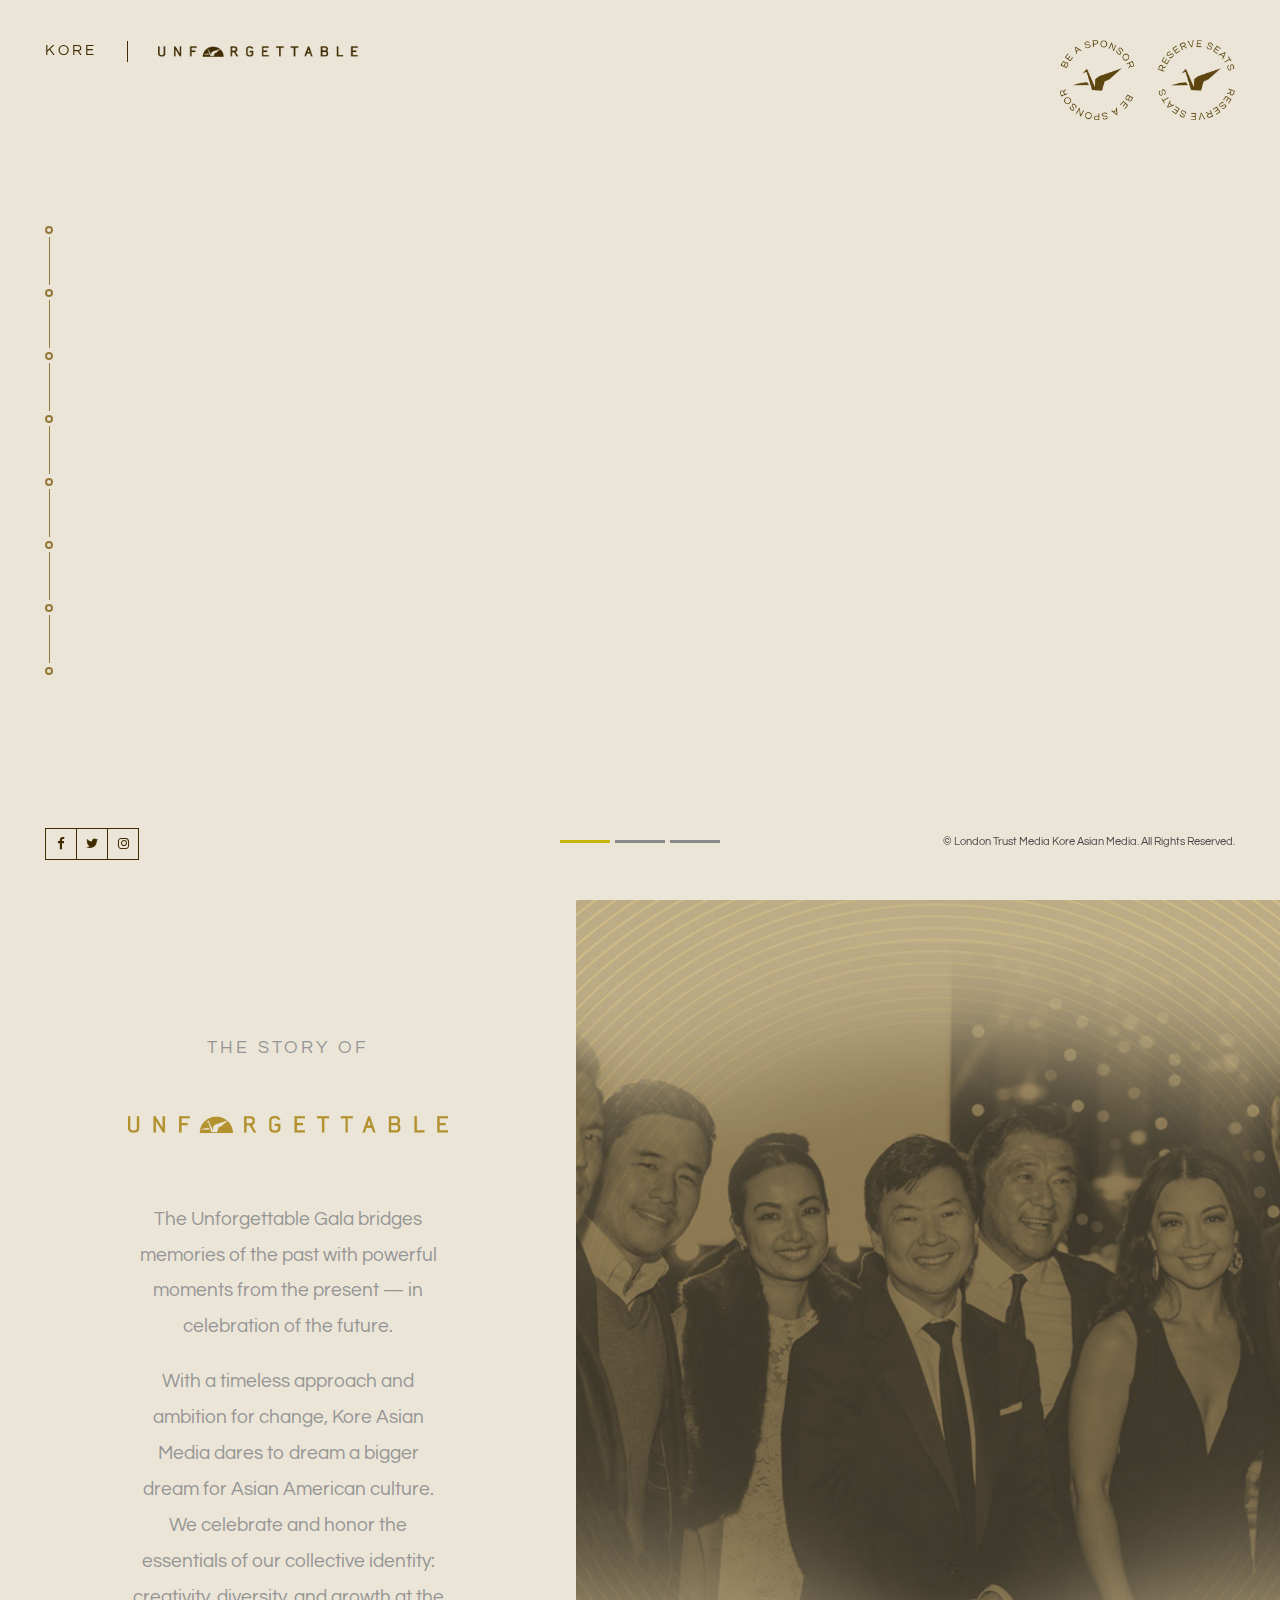
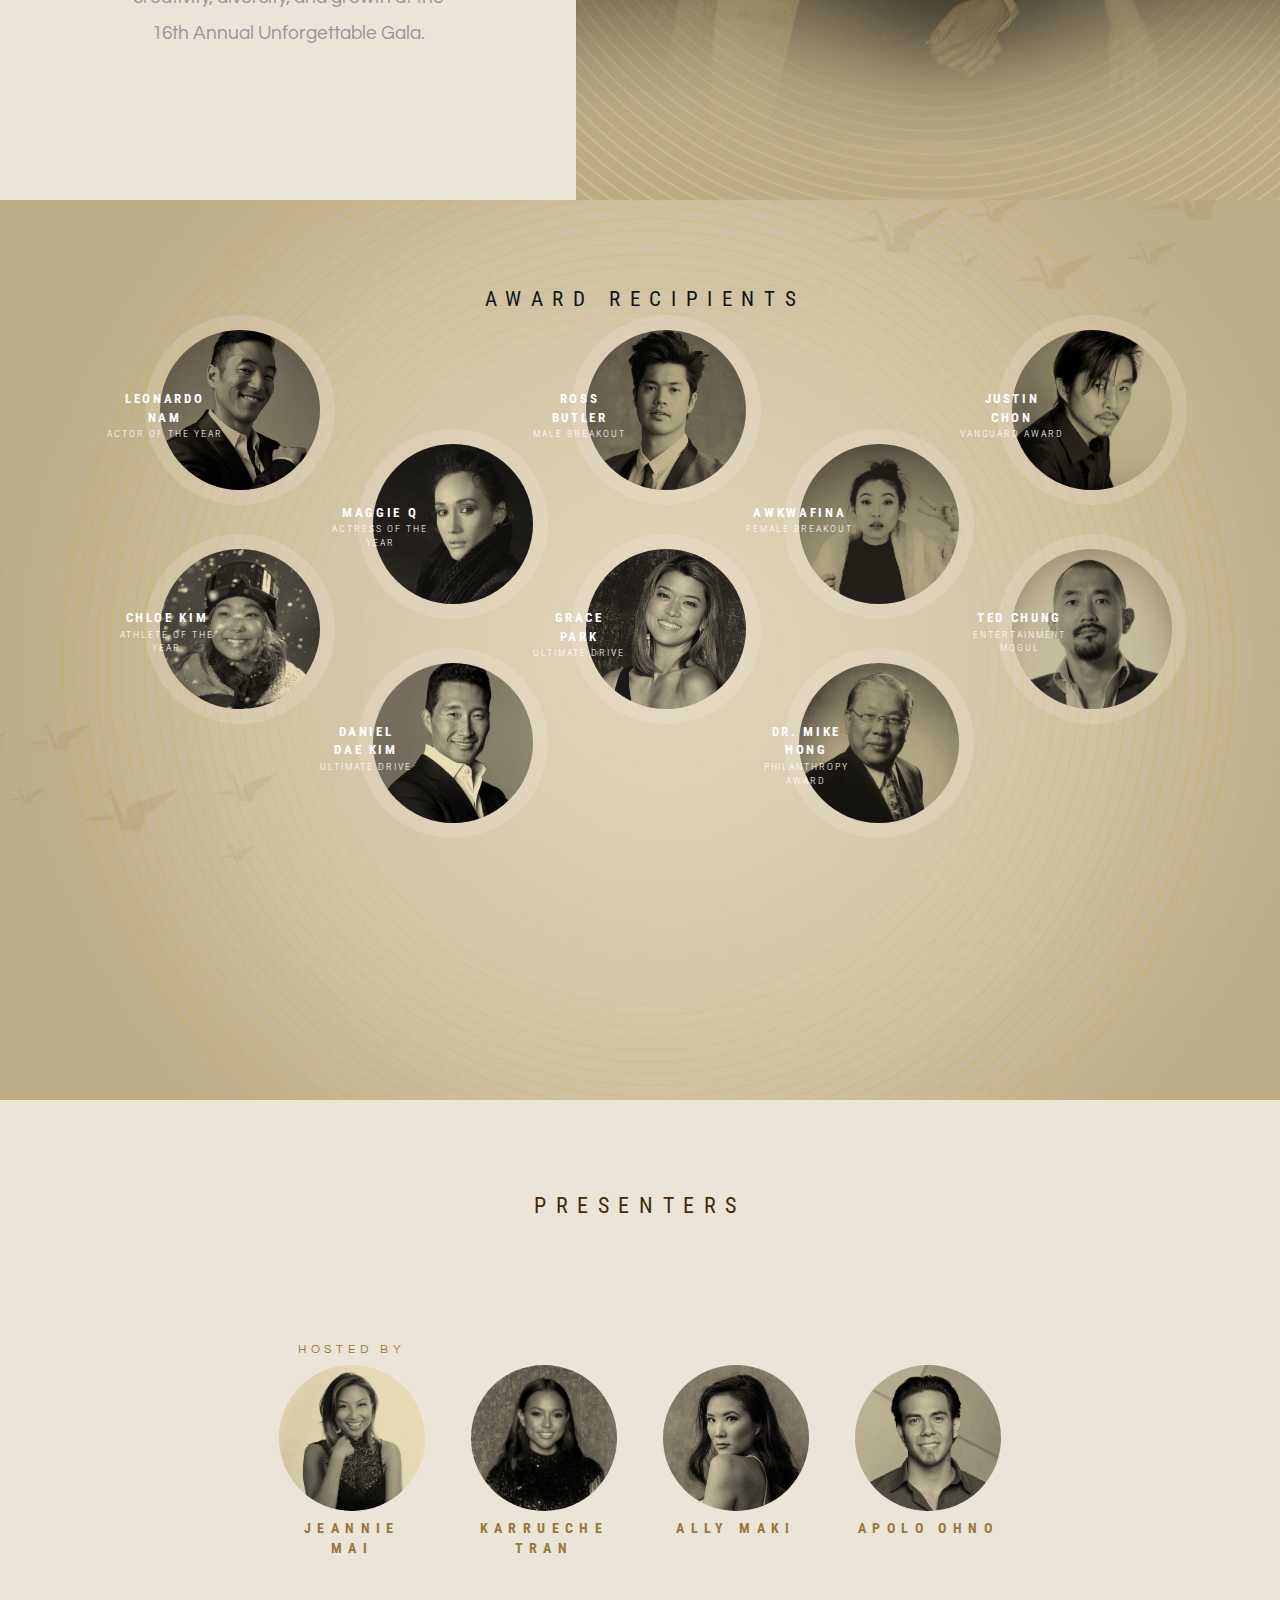
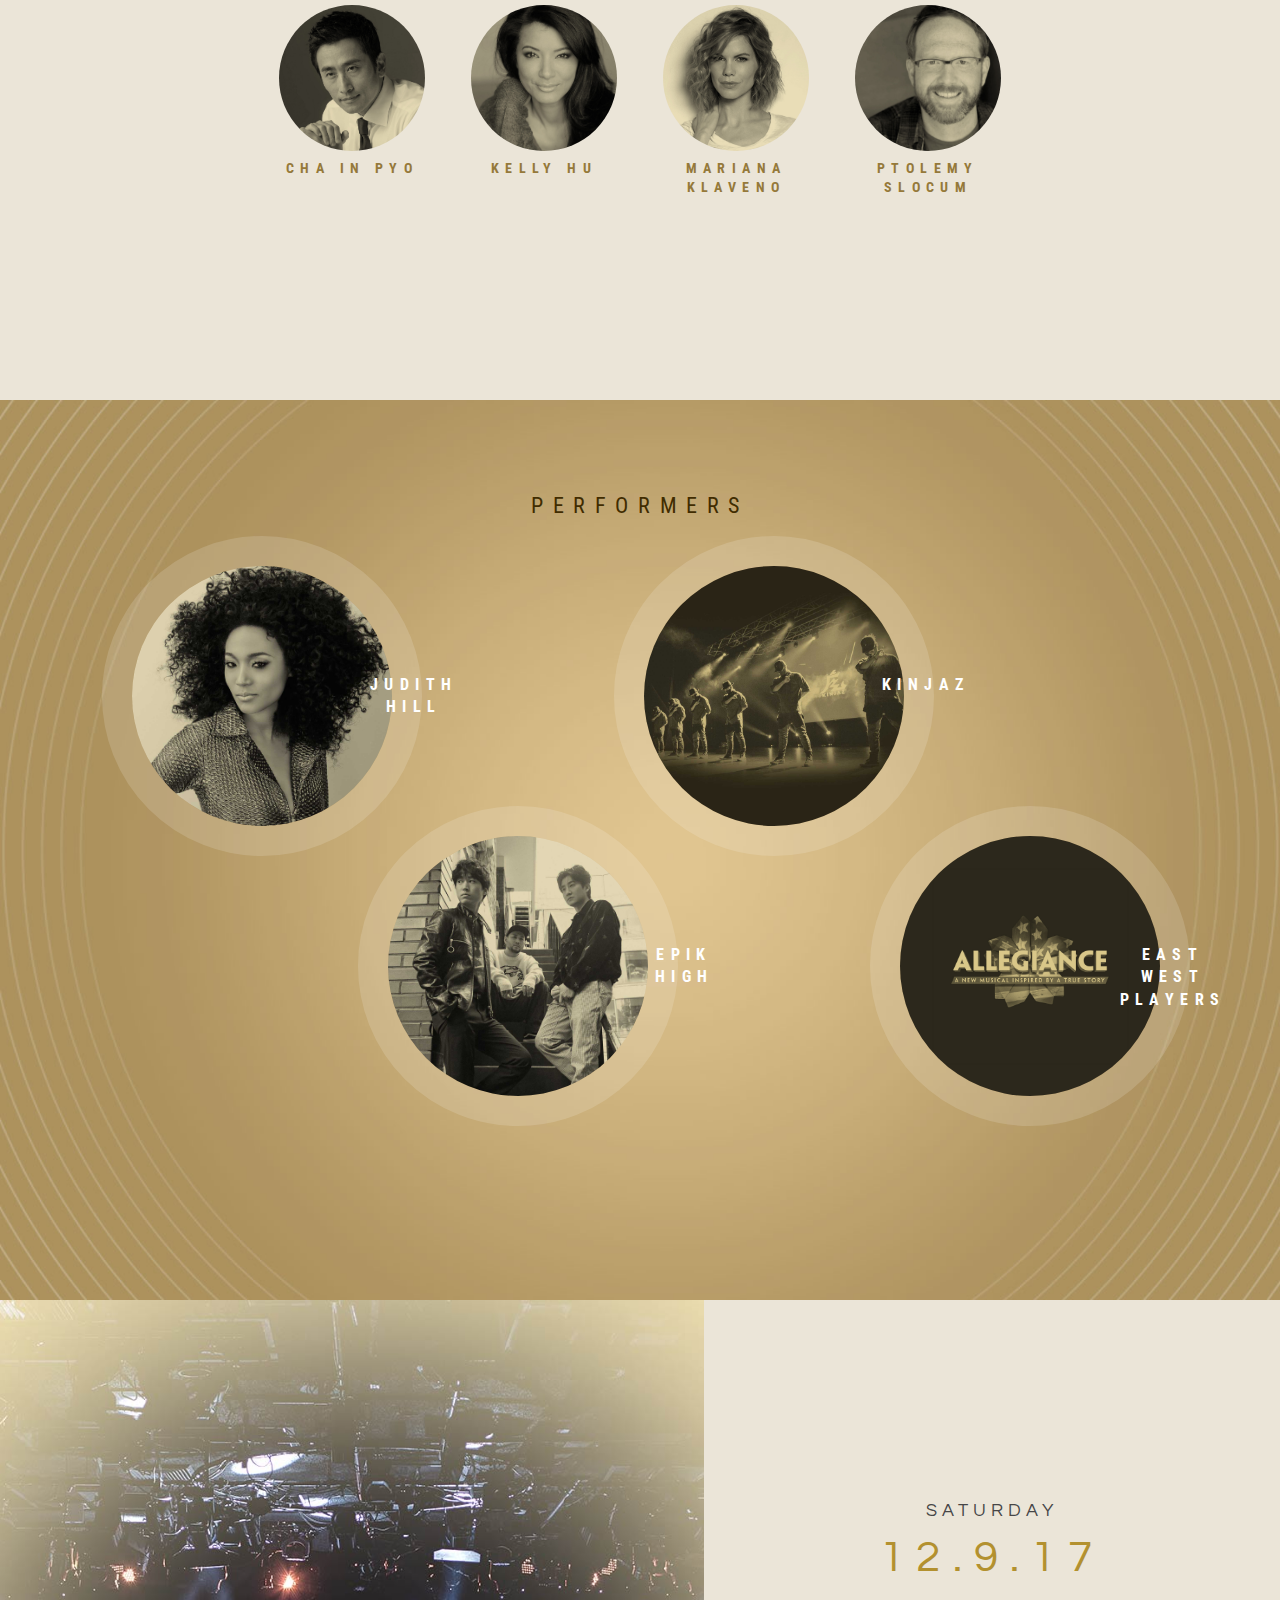
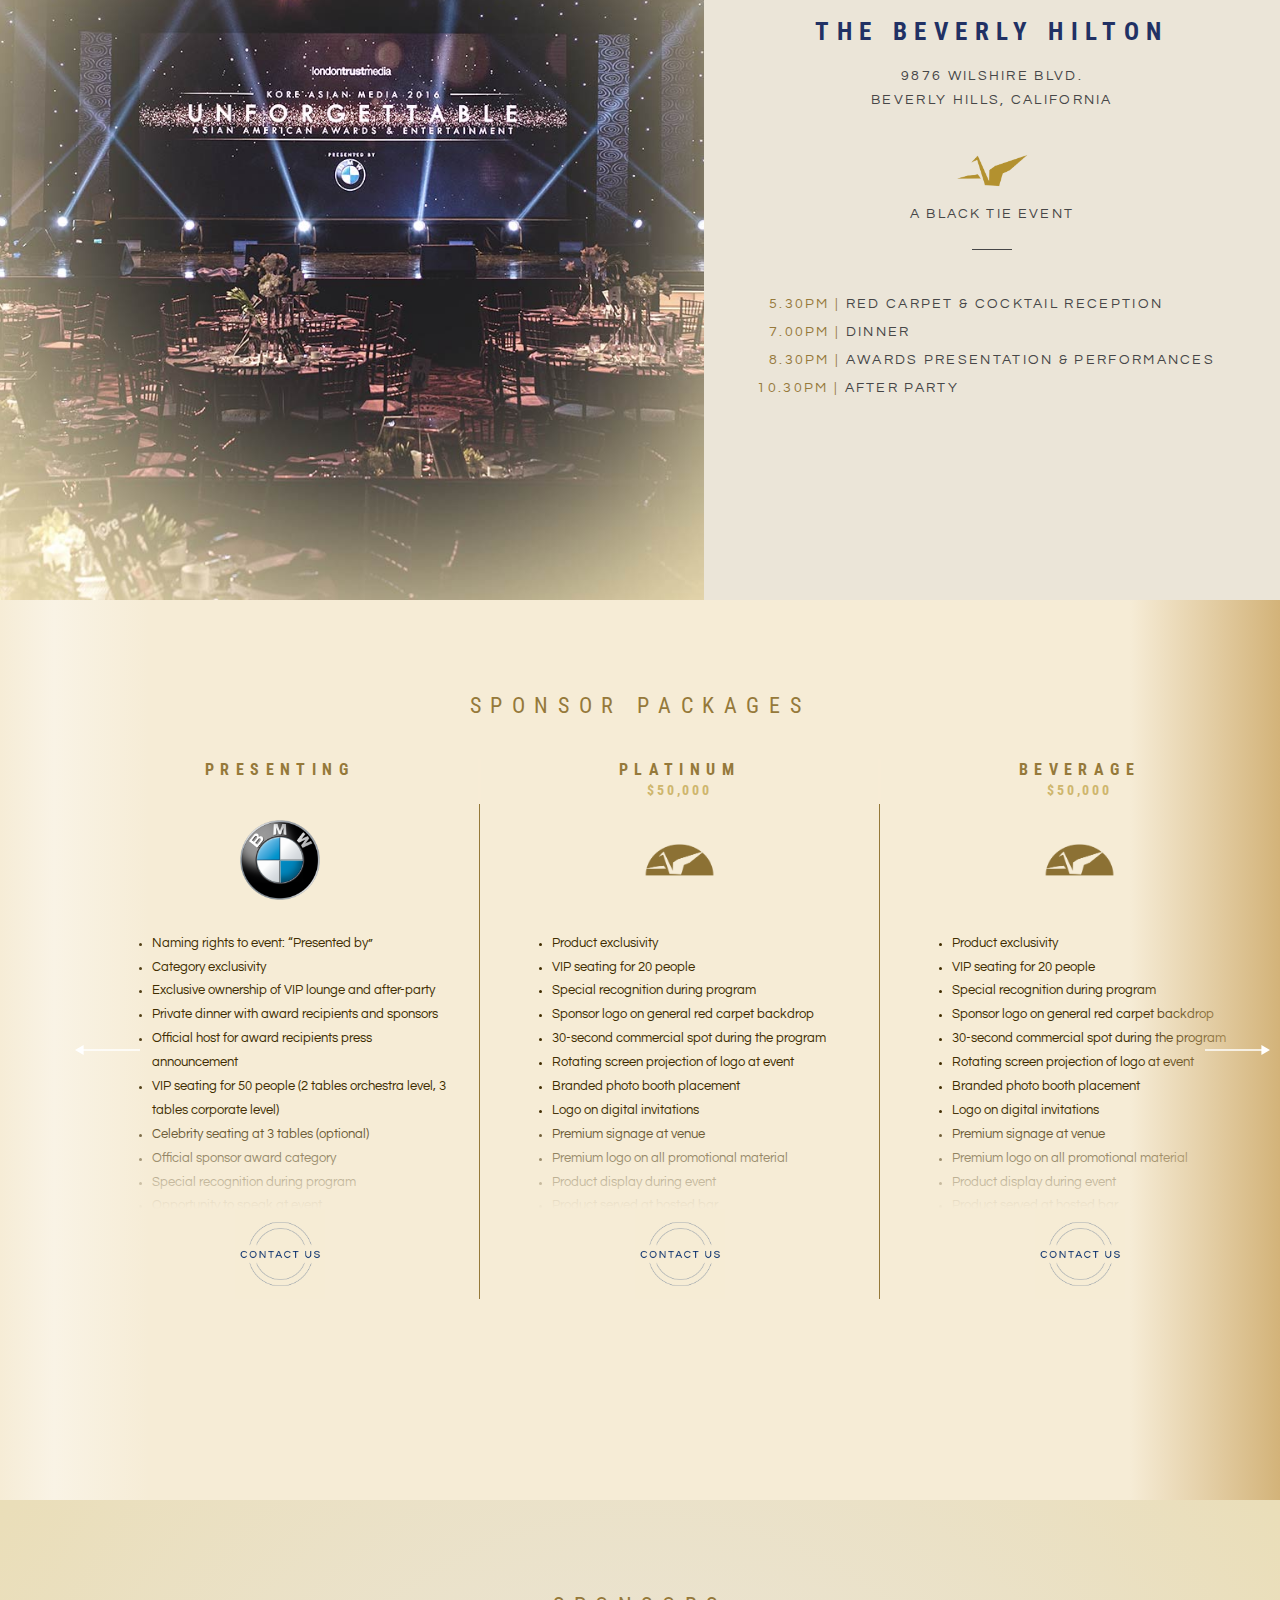
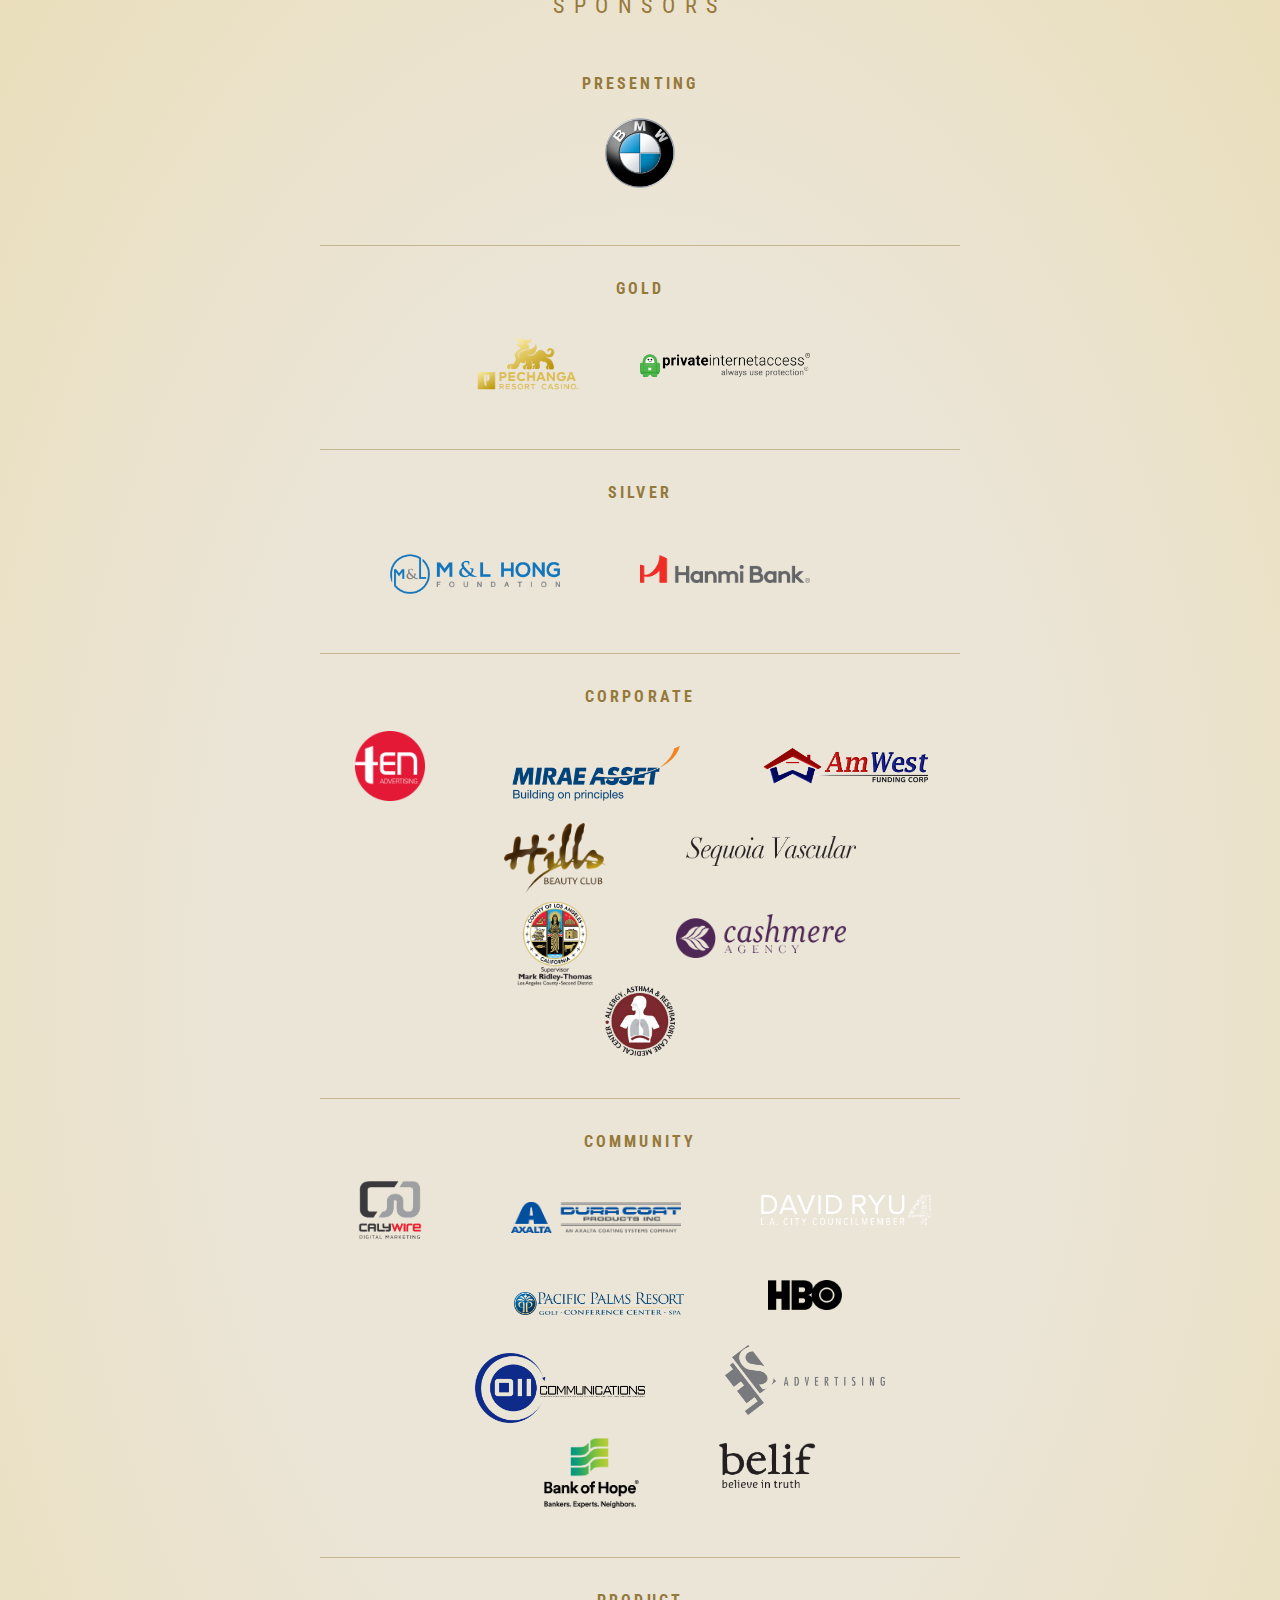
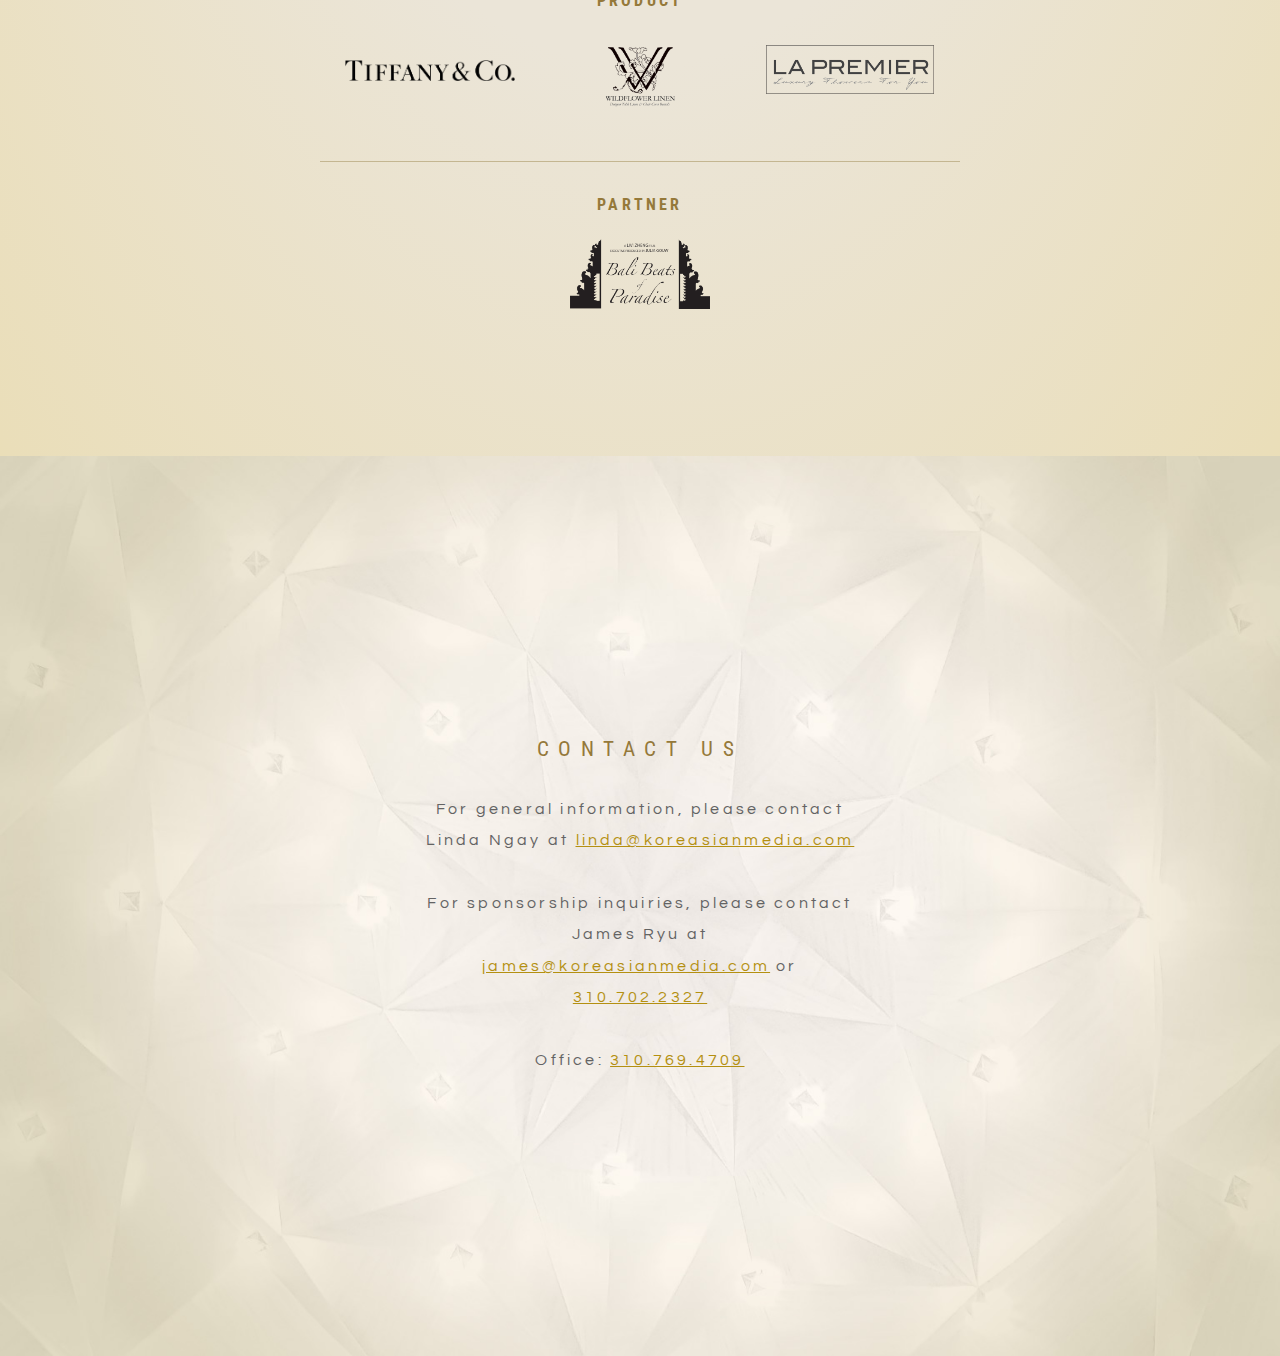
<file: index2.htm>
<!doctype html>
<html class="no-js" lang="en">
    <head>
        <meta charset="utf-8">
        <meta http-equiv="x-ua-compatible" content="ie=edge">
        <title>Unforgettable Gala | Kore Asian Media</title>
        <meta name="description" content="">
        <meta name="viewport" content="width=device-width, initial-scale=1">

        <link rel="manifest" href="site.webmanifest">
        <link rel="apple-touch-icon" href="icon.png">
        <!-- Place favicon.ico in the root directory -->

        <link rel="stylesheet" href="css/normalize.css">
        <link rel="stylesheet" href="css/main.css">
        <link href="https://fonts.googleapis.com/css?family=Questrial|Roboto+Condensed:300,400,700" rel="stylesheet">
        <link rel="stylesheet" href="css/font-awesome.min.css">
        <link rel="stylesheet" href="css/swiper.min.css">
        <link rel="stylesheet" href="css/unforgettable.css">
    </head>
    <body>
        <!--[if lte IE 9]>
            <p class="browserupgrade">You are using an <strong>outdated</strong> browser. Please <a href="https://browsehappy.com/">upgrade your browser</a> to improve your experience and security.</p>
        <![endif]-->

        <!-- Add your site or application content here -->
        <header class="gui">
            <div class="logo">
                <a href="http://kore.am/" target="_blank">KORE</a> <a href="#hero" class="home-link"><img src="img/LOGOS/logo-dark.png" alt="Unforgettable"></a>
            </div>
            <div class="hamburger">
                <div class="d1"></div>
                <div class="d2"></div>
                <div class="d3"></div>
            </div>
            <div class="mobile-menu">
                <button class="close">
                    <div class="l1"></div>
                    <div class="l2"></div>
                </button>
                <div class="cta">
                    <a class="sponsor-link" href="#packages">
                        <img src="img/BUTTONS/becomesponsor.png" alt="Become Sponsor">
                    </a>
                    <a href="https://unforgettablegala.eventbrite.com" target="_blank">
                        <img src="img/BUTTONS/reserveseats.png" alt="Reserve Seats">    
                    </a>
                </div>
                <nav>
                    <ul>
                        <li class="first_tier"><a href="#about">About</a></li>
                        <li class="first_tier"><a href="#recipients">Recipients</a></li>
                        <li class="first_tier"><a href="#presenters">Presenters</a></li>
                        <!-- <li class="parent"><a href="#awards">Awards</a>
                            <ul>
                                <li><a href="#recipients">Recipients</a></li>
                                <li><a href="#presenters">Presenters</a></li>
                            </ul>
                        </li> -->
                        <li class="first_tier"><a href="#performers">Performers</a></li>
                        <li class="first_tier"><a href="#eventinfo">Event Info</a></li>
                        <li class="first_tier">
                            <a href="#packages">Sponsorship Packages</a>
                        </li>
                        <li class="first_tier">
                            <a href="#sponsors">Sponsors</a>
                        </li>
                        <!-- <li class="first_tier parent"><a href>Sponsorship</a>
                            <ul>
                                <li><a href="#packages">Packages</a></li>
                                <li><a href="#sponsors">Sponsors</a></li>
                            </ul>
                        </li> -->
                        <!-- <li><a href="#packages">Sponsor Packages</a></li> -->
                        <!-- <li class="first_tier"><a href="#galas">Past Galas</a></li> -->
                        <li class="first_tier"><a href="#contact">Contact</a></li>
                    </ul>
                </nav>
                <div class="social">
                    <ul>
                        <li><a href="https://www.facebook.com/koreasianmedia/" target="_blank">
                            <i class="fa fa-facebook"></i>
                        </a></li>
                        <li><a href="http://twitter.com/koreasianmedia?lang=en" target="_blank">
                            <i class="fa fa-twitter"></i>
                        </a></li>
                        <li><a href="http://www.instagram.com/koreasianmedia/" target="_blank">
                            <i class="fa fa-instagram"></i>
                        </a></li>
                    </ul>
                </div>
                <div class="copyright">
                    &copy; London Trust Media Kore Asian Media. All Rights Reserved.
                </div>
                <div class="navmask"></div>
            </div>
            <div class="promo">
                Presented By
                <img src="img/LOGOS/BMW.png" alt="BMW">
            </div>
        </header>
            
        <section class="hero" data-section-name="hero">

            <div class="swiper-container hero-swiper">

                <div class="swiper-wrapper">
                    <!-- Slides -->
                    <div class="swiper-slide">
                        <iframe id="introvideo" width="100%" height="100%" src="https://www.youtube.com/embed/Z6HUTxSq2fk?rel=0&amp;controls=0&amp;showinfo=0&amp;autoplay=1&amp;loop=1" frameborder="0" allowfullscreen></iframe>
                        <div id="playintro"></div>
                    </div>
                    <div class="swiper-slide" style="background-image: url('img/backgrounds/hero1.jpg');">
                        <div class="slide_one">
                            <img class="londontrust" src="img/LOGOS/LondonTrustMedia.svg" alt="London Trust Media">
                            <div>
                                Kore Asian Media
                            </div>
                            <img class="logo" src="img/LOGOS/logo@4x.png" alt="Unforgettable Gala">
                            <div>
                                The 16th Annual Asian American Awards
                            </div>
                            <div class="sponsor">
                                Presented By
                                <img src="img/LOGOS/BMW.png" alt="BMW">
                            </div>
                        </div>
                        <div class="gradient_mask"></div>
                    </div>
                    <div class="swiper-slide" style="background-image: url('img/backgrounds/UNFO_SLIDE_2_1920.jpg');">
                        <div class="gradient_mask"></div>
                    </div>
                </div>
                <!-- If we need pagination -->
                <div class="swiper-pagination"></div>
            </div>
            <!-- <div class="gradient_mask"></div> -->
        </section>

        <section class="about" data-section-name="about">
            <div>
                <div class="subtitle">
                    The Story Of
                </div>
                <img src="img/LOGOS/logo@4x.png" alt="Unforgettable">
                <p style="margin-bottom: 0;">The Unforgettable Gala bridges memories of the past with powerful moments from the present — in celebration of the future.</p>
                <p>With a timeless approach and ambition for change, Kore Asian Media dares to dream a bigger dream for Asian American culture. We celebrate and honor the essentials of our collective identity: creativity, diversity, and growth at the 16th Annual Unforgettable Gala.</p>
            </div>
            <div>
                
            </div>
        </section>

        <section class="recipients people" data-section-name="recipients">
            <h1>
                Award Recipients
            </h1>
            <div>
                <div class="recipient" data-person="leonam">
                    <div class="bgimg" style="background-image: url('img/HEADSHOTS/RECIPIENTS/LEONAM.jpg')"></div>
                    <div class="name">Leonardo<br /> Nam<div>Actor of the Year</div></div>
                </div>
                <div class="recipient" data-person="maggieq">
                    <div class="bgimg" style="background-image: url('img/HEADSHOTS/RECIPIENTS/MAGGIEQ.jpg')"></div>
                    <div class="name">Maggie Q<div>Actress of the Year</div></div>
                </div>
                <div class="recipient" data-person="rossbutler">
                    <div class="bgimg" style="background-image: url('img/HEADSHOTS/RECIPIENTS/ROSSBUTLER.jpg')"></div>
                    <div class="name">Ross<br /> Butler<div>Male Breakout</div></div>
                </div>
                <div class="recipient" data-person="awkwafina">
                    <div class="bgimg" style="background-image: url('img/HEADSHOTS/RECIPIENTS/AWKQUAFINA.jpg')"></div>
                    <div class="name">Awkwafina<div>Female Breakout</div></div>
                </div>
                <div class="recipient" data-person="justinchon">
                    <div class="bgimg" style="background-image: url('img/HEADSHOTS/RECIPIENTS/JUSTINCHON.jpg')"></div>
                    <div class="name">Justin<br /> Chon<div>Vanguard Award</div></div>
                </div>
                <div class="recipient" data-person="chloekim">
                    <div class="bgimg" style="background-image: url('img/HEADSHOTS/RECIPIENTS/CHLOEKIM.jpg')"></div>
                    <div class="name">Chloe Kim<div>Athlete of the Year</div></div>
                </div>
                <div class="recipient" data-person="danieldaekim">
                    <div class="bgimg" style="background-image: url('img/HEADSHOTS/RECIPIENTS/DANIELDAEKIM.jpg')"></div>
                    <div class="name">Daniel<br /> Dae Kim<div>Ultimate Drive</div></div>
                </div>
                <div class="recipient" data-person="gracepark">
                    <div class="bgimg" style="background-image: url('img/HEADSHOTS/RECIPIENTS/GRACEPARK.jpg')"></div>
                    <div class="name">Grace<br /> Park<div>Ultimate Drive</div></div>
                </div>
                <div class="recipient" data-person="drhong">
                    <div class="bgimg" style="background-image: url('img/HEADSHOTS/RECIPIENTS/DRHONG.jpg')"></div>
                    <div class="name">Dr. Mike<br /> Hong<div>Philanthropy Award</div></div>
                </div>
                <div class="recipient" data-person="tedchung">
                    <div class="bgimg" style="background-image: url('img/HEADSHOTS/RECIPIENTS/TEDCHUNG.jpg')"></div>
                    <div class="name">Ted Chung<div>Entertainment Mogul</div></div>
                </div>
            </div>
            <!-- <div>
                <div class="recipient" data-person="danieldaekim">
                    <div class="bgimg" style="background-image: url('img/HEADSHOTS/RECIPIENTS/DANIELDAEKIM.jpg')"></div>
                    <div class="name">Daniel<br /> Dae Kim<div>Ultimate Drive</div></div>
                </div>
                <div class="recipient" data-person="gracepark">
                    <div class="bgimg" style="background-image: url('img/HEADSHOTS/RECIPIENTS/GRACEPARK.jpg')"></div>
                    <div class="name">Grace<br /> Park<div>Ultimate Drive</div></div>
                </div>
                <div class="recipient" data-person="drhong">
                    <div class="bgimg" style="background-image: url('img/HEADSHOTS/RECIPIENTS/DRHONG.jpg')"></div>
                    <div class="name">Dr. Mike<br /> Hong<div>Philanthropy Award</div></div>
                </div>
                <div class="recipient" data-person="tba">
                    <div class="bgimg" style="background-image: url('img/HEADSHOTS/RECIPIENTS/TBA.jpg')"></div>
                    <div class="name">To Be<br /> Announced</div>
                </div>
            </div> -->
            <div class="modals">
                <div id="leonam" class="modal">
                    <button class="close">
                        <div class="l1"></div>
                        <div class="l2"></div>
                    </button>
                    <div>
                        <div class="recipient">
                            <div class="bgimg" style="background-image: url('img/HEADSHOTS/RECIPIENTS/LEONAM.jpg')"></div>
                            <div class="name">Leonardo Nam</div>
                            <div class="title">Actor of the Year</div>
                        </div>
                    </div>
                    <div>
                        <div class="bio">
                            <div class="bio-scroll">
                                <p>
                                    Leonardo Nam has gained global fans through his role as the lab technician Felix Lutz on the critically acclaimed, award-winning HBO series “Westworld.” Based on the original 1973 Michael Crichton film of the same name, the series brings to life a futuristic amusement park intended for rich vacationers populated by robotic “hosts,” ultimately indulging their wildest fantasies and desires. “Westworld” premiered its first season in October 2016 and received a slew of highly esteemed nominations, including these accolades, which include: 2017 Golden Globe Awards: Best Television Series - Drama (nominated), 2017 SAG Awards: Outstanding Performance by an Ensemble in a Drama Series (nominated), 2016 Critics Choice Television Awards: Most Exciting New Series (won) and Best Drama Series (nominated), to name a few.
                                </p>
                                <p>
                                    Nam is also working on a variety of additional projects including: a supporting role in the indie feature “Puberty” for Flying Lotus’ Brainfeeder Films opposite Abbie Cornish a supporting role in the new Netflix original film “Happy Anniversary” (written and directed by Jared Stern) and a guest star role on the new Comedy Central series “Hampton DeVille.”
                                </p>
                                <p>
                                    Born in Argentina to Korean immigrant parents and raised in Sydney, Australia, Nam attended Sydney Technical High School and studied architecture at the University of New South Wales. To pursue his dream of becoming an actor, Leonardo moved to New York at 19. There he studied drama at the critically acclaimed HB Studio and also worked with the New York Public Theater/Shakespeare in the Park company and Sigourney Weaver and Jim Simpson’s The Bats Theater Company. His breakout role came in the Paramount comedy “The Perfect Score,” starring Scarlett Johansson, Chris Evans and Erika Christensen. Since then he has starred in a string of movies, namely “The Sisterhood of the Traveling Pants” 1 &amp; 2, “The Fast and the Furious: Tokyo Drift,” “Vantage Point,” “He’s Just Not That Into You,” “One for the Money,” and most recently in the Sam Raimi production “Murder of a Cat.”
                                </p>
                            </div>
                        </div>
                    </div>
                </div>
                <div id="maggieq" class="modal">
                    <button class="close">
                        <div class="l1"></div>
                        <div class="l2"></div>
                    </button>
                    <div>
                        <div class="recipient">
                            <div class="bgimg" style="background-image: url('img/HEADSHOTS/RECIPIENTS/MAGGIEQ.jpg')"></div>
                            <div class="name">Maggie Q</div>
                            <div class="title">Actress of the Year</div>
                        </div>
                    </div>
                    <div>
                        <div class="bio">
                            <div class="bio-scroll">
                                <p>Maggie Q stars as F.B.I Agent Hannah Wells on ABC’s hit drama “Designated Survivor,” currently in its second season. </p>
 
                                <p>Maggie Q starred opposite Dylan McDermott on CBS’ drama thriller series “Stalker.” Best known for her role on CW’s successful action series “Nikita,” where for four seasons, “Nikita” chronicled the story of a rogue assassin (played by Maggie Q) who returns to take down the secret organization that trained her.</p>
                                 
                                <p>In March 2014, Maggie starred as Tori in Summit Entertainment’s box office hit “Divergent,” alongside Shailene Woodley and Theo James, and returned in “Allegiant” which was released in March of 2016.</p>
                                 
                                <p>Maggie also starred in the independent cyber thriller “Jekyll Island,” alongside Minnie Driver, Dianna Agron and Ed Westwick.  Additional film credits include “Mission Impossible III,” “Live Free or Die Hard,” “Decpetion,” “New York, I Love You,” “Balls of Fury,” “House of Harmony,” “Rush Hour 2,” “The Warrior and the Wolf” and Daniel Lee’s “Three Kingdoms: Resurrection of the Dragon,” “Dragon Squad,” “Naked Weapon” and “Gen-X Cops2: Metal Mayhem.</p>    
                                 
                                <p>Maggie Q is a native of Honolulu, Hawaii. She is an animal and human rights activist through her support of programs such as PETA, Best Friends, WildAid, Kageno and the Washington D.C. based PCRM (Physicians Committee for Responsible Medicine).</p> 
                            </div>
                        </div>
                    </div>
                </div>
                <div id="rossbutler" class="modal">
                    <button class="close">
                        <div class="l1"></div>
                        <div class="l2"></div>
                    </button>
                    <div>
                        <div class="recipient">
                            <div class="bgimg" style="background-image: url('img/HEADSHOTS/RECIPIENTS/ROSSBUTLER.jpg')"></div>
                            <div class="name">Ross Butler</div>
                            <div class="title">Male Breakout</div>
                        </div>
                    </div>
                    <div>
                        <div class="bio">
                            <div class="bio-scroll">
                                <p>
                                    Ross Butler is emerging as a prominent player in Hollywood’s next generation. Variety Magazine named him one of 10 TV Stars to Watch in 2017. Butler currently portrays the popular basketball jock, Zach Dempsey in the binge-worthy Netflix series, “13 Reasons Why”. This high school drama-mystery has become one of the most watched shows of all time for the live streaming conglomerate and became the most tweeted show of 2017. Butler’s dedication to his craft and urge to break free from typecasting has earned him extraordinary praise and created a much bigger conversation about Asian Americans in diversity.
                                </p>
                                <p>
                                    Butler first began his acting career in 2010, when he left his path toward chemical engineering at Ohio State University for a life in front of the camera. He made his acting debut opposite, Zendaya, on Disney Channel’s “K.C. Undercover,” and the Disney’s smash hit “Teen Beach 2,” MTV’s most watched series and cult classic, “Teen Wolf,” and most recently as Reggie Mantle in The CW’s critically acclaimed series, “Riverdale.”
                                </p>
                            </div>
                        </div>
                    </div>
                </div>
                <div id="awkwafina" class="modal">
                    <button class="close">
                        <div class="l1"></div>
                        <div class="l2"></div>
                    </button>
                    <div>
                        <div class="recipient">
                            <div class="bgimg" style="background-image: url('img/HEADSHOTS/RECIPIENTS/AWKQUAFINA.jpg')"></div>
                            <div class="name">Awkwafina</div>
                            <div class="title">Female Breakout</div>
                        </div>
                    </div>
                    <div>
                        <div class="bio">
                            <div class="bio-scroll">
                                <p>
                                    Nora Lum, known by the moniker, Awkwafina, is a rapper, comedian, television host and actress from New York City. Born to a South Korean mother and Chinese-American father, she was raised primarily by her grandmother in Forest Hills, Queens where she attended LaGuardia High School of Music &amp; Art for the trumpet. 
                                </p>
                                <p>
                                    Awkwafina is best known for her breakout single and music video “My Vag,” which went viral on YouTube in 2012. After self-producing and releasing her first album “Yellow Ranger” in 2014, she was added to the cast of MTV's “Girl Code” and “Girl Code Live.” Later that year, she began filming the first season of her web series “Tawk,” which was named an Official Honoree in the 2016 Webby Awards. She was cast in her first film later that year with Seth Rogen and Zac Efron in “Neighbors 2: Sorority Rising.” The part led to roles in three more films, including a lead role in the highly-anticipated summer blockbuster Ocean's 8, alongside Sandra Bullock, Cate Blanchett, Rihanna and others. Last spring, she was added to the cast of "Crazy Rich Asians" as the part of Peik Lin. 
                                </p>
                            </div>
                        </div>
                    </div>
                </div>
                <div id="justinchon" class="modal">
                    <button class="close">
                        <div class="l1"></div>
                        <div class="l2"></div>
                    </button>
                    <div>
                        <div class="recipient">
                            <div class="bgimg" style="background-image: url('img/HEADSHOTS/RECIPIENTS/JUSTINCHON.jpg')"></div>
                            <div class="name">Justin Chon</div>
                            <div class="title">Vanguard</div>
                        </div>
                    </div>
                    <div>
                        <div class="bio">
                            <div class="bio-scroll">
                                <p>
                                    Filmmaker and actor, Justin Chon richly deserved the major attention he enjoyed at this year’s Sundance Film Festival for his film “Gook,” taking home the Next Audience Award. Set during the 1992 L.A. Riots, the film centers on the relationship between an African American girl and two Korean brothers who own a shoe store in Paramount, California. The film was inspired by events from Chon’s own childhood. He was born in South Korea and grew up in California’s Bay Area, where he helped out at his parents’ beauty supply store. In August 2017, the limited national release of “Gook” opened to widespread critical acclaim and a positive public reception.
                                </p>
                                <p>
                                    Although Chon is known worldwide for his role as Eric Yorkie in the “Twilight” series, he has also appeared in a recurring role on the ABC sitcom “Dr. Ken” and will star in the new and highly anticipated ABC drama series “Deception.” Chon also wrote, produced and starred in his own independent film “Man-Up.” Other starring film credits include “Soul Searching,” the Martin Scorsese executive produced feature “Revenge of the Green Dragons” and “21 and Over” from the creators of “The Hangover.” Other credits include “From the Rough” opposite Taraji P. Henson, “Crossing Over” opposite Harrison Ford, and many others.
                                </p>
                            </div>
                        </div>
                    </div>
                </div>
                <div id="chloekim" class="modal">
                    <button class="close">
                        <div class="l1"></div>
                        <div class="l2"></div>
                    </button>
                    <div>
                        <div class="recipient">
                            <div class="bgimg" style="background-image: url('img/HEADSHOTS/RECIPIENTS/CHLOEKIM.jpg')"></div>
                            <div class="name">Chloe Kim</div>
                            <div class="title">Athlete of the Year</div>
                        </div>
                    </div>
                    <div>
                        <div class="bio">
                            <div class="bio-scroll">
                                <p>Chloe kicked off the 2016-17 season winning Gold medals at the Copper Grand Prix and LAAX Open, pushing her consecutive event win streak to eight. She went on to win Bronze at X Games and the first World Cup Crystal Globe of her career. Chloe finished the season defending her Gold medal at the Burton US Open, cementing her status as the top female halfpipe rider in the world heading into the 2018 Olympics.</p>

                                <p>During the 2015-16 season, Chloe won six Gold and two Silver medals. Chloe season highlights included defending her X Games Gold medal, becoming the first X Games athlete to win two Golds before the age of 16. Chloe continued to break new ground in women’s snowboarding, becoming the first woman to land back-to-back 1080s and score a perfect 100.</p>

                                <p>Chloe made history during the 2014-15 season when she became the youngest competitor (at 14 years old) to win a winter X Games Gold medal.</p>

                                <p>2013-14 was Chloe’s breakout season. The year began with a Bronze medal at the Dew Tour and continued with Chloe grabbing Silver at X Games. She finished the season with another Silver at the Burton US Open – all at the age of 13.</p>

                                <p>Chloe has had just as much success off of the mountain as she has had on it, being featured on Forbes 30 under 30 list in 2017, TIME’s 30 Most Influential Teens of 2016, and espnW’s 2015 IMPACT25 list. In addition, Chloe has been nominated for an ESPY, Kids Choice Sports Award, and two Laureus World Sports Awards.</p>

                                <p>Chloe qualified to make the 2014 Olympic Halfpipe team, but due to her age and IOC rules, was unable to compete, setting up her debut on the Olympics stage in Korea in 2018. Chloe’s first tracks on a snowboard were at the age of four and she began competing when she was six. Chloe, whose parents emigrated from Korea, now lives in Los Angeles with her family.</p>

                                <p>Photo Credit: Getty Sports.</p>
                            </div>
                        </div>
                    </div>
                </div>
                <div id="danieldaekim" class="modal">
                    <button class="close">
                        <div class="l1"></div>
                        <div class="l2"></div>
                    </button>
                    <div>
                        <div class="recipient">
                            <div class="bgimg" style="background-image: url('img/HEADSHOTS/RECIPIENTS/DANIELDAEKIM.jpg')"></div>
                            <div class="name">Daniel Dae Kim</div>
                            <div class="title">Ultimate Drive</div>
                        </div>
                    </div>
                    <div>
                        <div class="bio">
                            <div class="bio-scroll">
                                <p>Daniel Dae Kim continues his string of multifaceted and stereotype-breaking roles as an actor, director and producer. Prior to his seven-season portrayal of Chin Ho Kelly on “Hawaii Five-0”, Kim was best known for his role as Jin Soo Kwon on the hit TV series “Lost,” for which he shared a 2006 Screen Actors Guild Award for Best Ensemble, and was individually honored with an AZN Asian Excellence Award, a Multicultural Prism Award and a Vanguard Award from the Korean American Coalition, all for Outstanding Performance by an Actor.  In 2009, he was recognized with the prestigious KoreAm Achievement Award in the field of Arts and Entertainment, and has twice been named one of PEOPLE Magazine’s "Sexiest Men Alive."</p>
                                <p>Born in Busan, South Korea, and raised in New York and Pennsylvania, Kim discovered acting while a student at Haverford College. After graduation, he moved to New York City, where he began his career on stage, performing in classics such as "Romeo and Juliet,” “Ivanov,” and "A Doll's House," Despite early success, he decided to deepen his knowledge of the craft by enrolling at New York University's Graduate Acting Program, where he earned his Master's Degree. After receiving his MFA, Kim's film career began in earnest with roles in "The Jackal," "For Love of the Game," "The Hulk," "Spider-Man 2" and "The Cave," as well as the Academy Award-winning "Crash.” Most recently, he created the role of Jack Kang for “Insurgent,” and “Allegiant” of the “Divergent Series.” </p>
                                <p>Most recently, he received a Broadway Beacon Award for his role as the King of Siam in Lincoln Center’s Tony award-winning production of “The King and I,” as well as the Theater Legacy Award from New York’s Pan Asian Repertory Theater. Outside of his artistic endeavors, he actively pursues interests in the community at large, having most recently served as Cultural Envoy and Member of the U.S. Presidential Delegation for the United States at the World Expo in Korea.</p>
                            </div>
                        </div>
                    </div>
                </div>
                <div id="gracepark" class="modal">
                    <button class="close">
                        <div class="l1"></div>
                        <div class="l2"></div>
                    </button>
                    <div>
                        <div class="recipient">
                            <div class="bgimg" style="background-image: url('img/HEADSHOTS/RECIPIENTS/GRACEPARK.jpg')"></div>
                            <div class="name">Grace Park</div>
                            <div class="title">Ultimate Drive</div>
                        </div>
                    </div>
                    <div>
                        <div class="bio">
                            <div class="bio-scroll">
                                <p>Grace Park is a fan-favorite for her starring roles on the critically acclaimed series "Battlestar Galactica," in which she played not one, but two leading roles (Boomer and Athena). Her performance garnered her a place in TV Guide's "100 Most Memorable Moments in TV History.”</p>
                                <p>Born in Los Angeles and raised in Canada, Park received a degree in Psychology from the University of British Columbia before turning her attention to film and television. Her performance in "The Border", earned a nomination for a Gemini Award for Best Performance by an Actress in a Leading Dramatic Role. </p>
                                <p>Solidifying herself as a staple in the entertainment industry, Grace Park’s seven-season-run on “Hawaii Five-0,” brought heart, suspense, tragedy and sensuality to the iconic role of Kono Kalakaua. As a result, she was nominated in both 2011 and 2012 for a Teen Choice Award for Choice TV Actress: Action. </p>
                                <p>Park has earned a nomination for Outstanding Newcomer Award in 2006 by the Asian Excellence Awards for her artistry. In 2010, she received the Achievement Award in Entertainment from KoreAm. In 2014, Park was honored with the APEX Inspiration Award and inducted into the Asian Hall of Fame.</p>
                            </div>
                        </div>
                    </div>
                </div>
                <div id="drhong" class="modal">
                    <button class="close">
                        <div class="l1"></div>
                        <div class="l2"></div>
                    </button>
                    <div>
                        <div class="recipient">
                            <div class="bgimg" style="background-image: url('img/HEADSHOTS/RECIPIENTS/DRHONG.jpg')"></div>
                            <div class="name">Dr. Mike Hong</div>
                            <div class="title">Philanthropy Award</div>
                        </div>
                    </div>
                    <div>
                        <div class="bio">
                            <div class="bio-scroll">
                                <p>Dr. Mike Hong is a Korean American philanthropist and entrepreneur, who has been a long-time partner with Kore Asian Media. After founding the Dura Coat Products company in 1986, he has been widely recognized in the Chemistry and Biochemistry fields, receiving a distinguished alumni award from his alma mater, UCLA. Since graduating from UCLA in 1959, Dr. Mike Hong has given the commencement address as well at donating influential funds to the biochemistry and chemistry departments.</p>
                                <p>Alongside his massive success in business, Dr. Hong separates himself from the rest of the pack through his utter commitment to philanthropy and dedication to promoting and celebrating the Korean American diaspora. Honored by a number of publications and organizations for his trailblazing humanitarianism. Dr. Hong continues to pave the way for generations to come in his devotion to raising the bar in the Korean American community.</p>
                            </div>
                        </div>
                    </div>
                </div>
                <div id="tedchung" class="modal">
                    <button class="close">
                        <div class="l1"></div>
                        <div class="l2"></div>
                    </button>
                    <div>
                        <div class="recipient">
                            <div class="bgimg" style="background-image: url('img/HEADSHOTS/RECIPIENTS/TEDCHUNG.jpg')"></div>
                            <div class="name">Ted Chung</div>
                            <div class="title">Entertainment Mogul</div>
                        </div>
                    </div>
                    <div>
                        <div class="bio">
                            <div class="bio-scroll">
                                <p>Ted Chung is a music industry institution. Since 1999, he has judiciously helmed Snoop’s creative and prolific career. Chung has also successfully launched profitable media companies, marketing agencies, and entertainment ventures. All along the way, he has exhibited a flair for street-level grassroots marketing. “I started out DJ’ing and producing music in high school, which led me to the business side: I began meeting guys who represented and promoted music to DJs, and they introduced me to the world of street-team marketing,” Chung recently told "Billboard Magazine."</p>

                                <p>A native of Palos Verdes, California, Chung is the son of Korean immigrants and graduated from the Wharton School of Business at the University of Pennsylvania with a specialization in Entertainment Marketing. He and his cousin Seung Chung co-founded the Cashmere Agency in a borrowed one-room office in 1998. Soon after, he started Stampede Management with Snoop as his longtime client. Cashmere Agency and Stampede Management is now generously housed in an enormous warehouse space in Playa del Rey with plenty of space for their 40+ millennial staff to work their marketing magic on brands like Red Bull, Adidas, Netflix, E!, Sony Pictures and the Korean mobile-games company Com2uS.</p>
                            </div>
                        </div>
                    </div>
                </div>
                <img class="carousel-controls next" src="img/BUTTONS/arrow-right.svg" alt="Next Recipient" />
                <img class="carousel-controls previous" src="img/BUTTONS/arrow-left.svg" alt="Previous Recipient" />
            </div>
        </section>

        <section class="presenters people" data-section-name="presenters">
            <h1>Presenters</h1>
            <div class="presenter-container">
                <div class="presenter" data-person="jeanniemai">
                    <div class="image">
                        <img src="img/HEADSHOTS/PRESENTERS/JEANNIEMAI.jpg" alt="Jeannie Mai">
                    </div>
                    <div class="host">
                        Hosted By
                    </div>
                    <div class="name">
                        Jeannie Mai
                    </div>
                </div>
                <div class="presenter" data-person="karruechetran">
                    <div class="image">
                        <img src="img/HEADSHOTS/PRESENTERS/KARRUECHETRAN.jpg" alt="">
                    </div>
                    <div class="name">
                        Karrueche Tran
                    </div>
                </div>
                <div class="presenter" data-person="allymaki">
                    <div class="image">
                        <img src="img/HEADSHOTS/PRESENTERS/ALLYMAKI.jpg" alt="">
                    </div>
                    <div class="name">
                        Ally Maki
                    </div>
                </div>
                <div class="presenter" data-person="apolloohno">
                    <div class="image">
                        <img src="img/HEADSHOTS/PRESENTERS/APOLOOHNO.jpg" alt="">
                    </div>
                    <div class="name">
                        Apolo Ohno
                    </div>
                </div>
                <div class="presenter" data-person="inpyocha">
                    <div class="image">
                        <img src="img/HEADSHOTS/PRESENTERS/INPYOCHA.jpg" alt="">
                    </div>
                    <div class="name">
                        Cha In Pyo
                    </div>
                </div>
                <div class="presenter" data-person="kellyhu">
                    <div class="image">
                        <img src="img/HEADSHOTS/PRESENTERS/KELLYHU.jpg" alt="">
                    </div>
                    <div class="name">
                        Kelly Hu
                    </div>
                </div>
                <div class="presenter" data-person="marianaklaveno">
                    <div class="image">
                        <img src="img/HEADSHOTS/PRESENTERS/MARIANAKLAVENO.jpg" alt="">
                    </div>
                    <div class="name">
                        Mariana Klaveno
                    </div>
                </div>
                <div class="presenter" data-person="ptolemyslocum">
                    <div class="image">
                        <img src="img/HEADSHOTS/PRESENTERS/PTOLEMYSLOCUM.jpg" alt="">
                    </div>
                    <div class="name">
                        Ptolemy Slocum
                    </div>
                </div>
            </div>
            <div class="modals">
                <div id="jeanniemai" class="modal">
                    <button class="close">
                        <div class="l1"></div>
                        <div class="l2"></div>
                    </button>
                    <div>
                        <div class="recipient">
                            <div class="bgimg" style="background-image: url('img/HEADSHOTS/PRESENTERS/JEANNIEMAI.jpg')"></div>
                            <div class="name">Jeannie Mai</div>
                            <div class="title">Host</div>
                        </div>
                    </div>
                    <div>
                        <div class="bio">
                            <div class="bio-scroll">
                                <p>Jeannie Mai is a style expert, television personality and executive producer. Jeannie can be seen as one of four energetic co-host's on the Fox's Emmy Nominated talk show “The Real.” Bringing her sassy personality and her style expertise to the forefront Jeannie has been a recurring fashion correspondent for many popular shows such as “Today Show,” “Entertainment Tonight,” “Insider” and “E! News.” Mai will also be joining TBS’ “Snoop Dogg Presents Joker’s Wild” as ‘Lady Luck,’ assisting both Snoop Dogg and the contestants on the popular game show. It has always been Jeannie's mission to inspire and empower women, recently, Jeannie was honored by Ciroc, Variety and WWD Magazine as one of their 2016 Women of Empowerment. She recently executive produced “Stopping Traffic: The Movement to End Sex Trafficking,” a documentary that investigates the international crisis of human sex trafficking from a deeply personal point of view.</p>

                                <p>Television personality, executive producer and style maven Jeannie Mai brings her energetic and infectious personality into homes across America every day as the co-host of the daytime syndicated talk show “The Real.” Now in its fourth season, “The Real” airs live on Fox and is broadcast on BET. Emmy-nominated for Outstanding Talk Show, Jeannie along with three other bold, diverse and outspoken hosts reflect the home audience by unapologetically saying what real women are actually thinking. Jeannie’s unique perspectives are brought to life through candid conversations about topics ranging from her own personal life to daily news headlines to beauty, fashion and relationships.</p>

                                <p>Prior to “The Real,” Jeannie was known as the sassy host of Style Network’s Emmy-nominated show “How Do I Look?” where she utilized her cheeky sense of humor to boost the self-esteem and life goals of women through their style choices. With a vision to empower women worldwide, she brought the success of this American show overseas and is now the executive producer and host of the lively and heartfelt series, “How Do I Look? Asia.”</p>

                                <p>In addition to her multiple hit television shows, Jeannie has been a recurring fashion correspondent for the “Today Show,” “Entertainment Tonight,” “Insider” and “E! News” where she served as the primary style authority for trend reports and popular awards show coverage. Other credits include hosting GSN’s retro futuristic, skill-based competition series “Steampunk'd” and co-hosting Style Network’s live late-night talk show “Style Pop,” keeping viewers up-to-date on the latest lifestyle trends in fashion, beauty and pop culture. Jeannie was the color commentator for NBC’s Miss USA and Miss Universe competitions along with the red carpet pre-shows for the Golden Globe Awards, Billboard Music Awards, Grammy’s and Oscars. She was also the resident fashion expert dramatically transforming contestants on NBC's hit series “The Biggest Loser,” “Asia's Next Top Model” and more. Before “How Do I Look?” Jeannie hosted several specials for Style Network including: “Go Fix Yourself,” “Dude,” “Where’s Your Style?” and “Lucky Shops,” in conjunction with Lucky magazine and their series “Tips Today” conjointly with the “Today Show” opposite Natalie Morales. Prior to her work with Style Network and NBC, Jeannie was part of the beauty squad on the hit TLC series “10 Years Younger” and also was one of the judges on the TLC reality series “Miss America: Reality Check.”</p>

                                <p>Outside of her television career, Jeannie has been a brand ambassador for numerous companies including: Macy’s, Colgate, Yoplait, The Limited, Microsoft, Biogen, David’s Bridal, Ford, Avon, Splenda and Woolite. In the digital realm, Jeannie was the resident contributor to Perez Hilton’s fashion site Cocoperez.com. She hosted the first-ever stylist competition on YouTube Maker’s “The Next Style Star” and was the digital correspondent for NBC's “Fashion Star.” Her popularity on television and social media paved the way for Jeannie to become a frequent live event emcee for BeautyCon, which is America’s largest global beauty experience for millennials and digital content creators.</p>

                                <p>Before becoming a television personality and household style expert, Jeannie was a celebrity makeup artist and stylist from San Jose, California. Throughout her career, she has worked with many celebrities including: Sarah Jessica Parker, Alicia Keys, Jennifer Aniston, Christina Aguilera and Kelly Osbourne. She premiered on the Emmy-nominated Asian American television magazine show “Stir.” After gaining attention for her spunky personality and knack for style, Jeannie became an entertainment reporter and producer of the WB’s “Daily Mixx” before moving to Los Angeles to host MTV’s “Granted” alongside Frankie Muniz. Her big break came when she was tapped to host “Character Fantasy” on USA Network and eventually became a regular correspondent for “Extra” alongside Mario Lopez.</p>

                                <p>Jeannie has made it her mission to inspire women. She has received rave reviews as a speaker at events such as Maria Shriver’s The Women’s Conference on the main stage alongside Jane Fonda, Jessica Simpson and Donna Karan. Recently, Jeannie was honored by Ciroc, Variety and WWD Magazine as one of their 2016 Women of Empowerment.</p>

                                <p>Jeannie’s passion to revolutionize women from the outside in stems from her psychology of style otherwise known as “Wearapy.” She defines Wearapy as her philosophy that personal style and wardrobe can have a transforming and healing effect on a woman’s confidence and mood. Rather than focusing on trends or labels, Jeannie teaches how this practice can lead to a more productive day and in turn a more fulfilling, purposeful life. </p>

                                <p>Deeply committed to charities that advance women’s interests, Jeannie serves as a board member for organizations, such as Dress for Success and Same Sky, to build the business potential for women. As a first-generation daughter to immigrant Vietnamese and Chinese parents, Jeannie strives to give back to her homeland by frequently traveling to Asia to volunteer her time with inspiring organizations dedicated to helping those who are less fortunate. For the past five years, she has served as an advocate to fight human trafficking. Currently Jeannie is an ambassador for the Pacific Links Foundation, an organization committed to rescuing women and children from sex trafficking and modern-day slavery by providing employment and vocational opportunities. She is also an ambassador for Step Up whose mission is to propel girls from under-resourced communities to fulfill their potential by empowering them to become confident, college-bound, career-focused, and ready to join the next generation of professional women. Before that, she served as a missionary and ambassador to organizations such as Nightlight International, Not For Sale and Heartbeat Vietnam. </p>

                                <p>Driven by the power of unity in community, Jeannie travels frequently and uses her social media and blog, (www.theJeannieMai.com), to engage her audience in her daily conversations about social causes, personal style, family, faith, love and life. She is committed to using her voice to celebrate the potential of others. As Jeannie says, "There will always be somebody who can't see your worth. Don't let it be you."</p>
                            </div>
                        </div>
                    </div>
                </div>
                <div id="karruechetran" class="modal">
                    <button class="close">
                        <div class="l1"></div>
                        <div class="l2"></div>
                    </button>
                    <div>
                        <div class="recipient">
                            <div class="bgimg" style="background-image: url('img/HEADSHOTS/PRESENTERS/KARRUECHETRAN.jpg')"></div>
                            <div class="name">Karrueche Tran</div>
                        </div>
                    </div>
                    <div>
                        <div class="bio">
                            <div class="bio-scroll">
                                <p>Meet actress/model Karrueche Tran, one of Hollywood's most beloved starlets. Hailing from Los Angeles, Karrueche began her career in entertainment as a celebrity stylist.  With her sweet demeanor and exotic looks, Karrueche leaves a trail of fans and admirers everywhere she goes. It was only after a big break with BET in 2014 that Karrueche began her career as an actress. After a handful of indie film projects, Karrueche eventually got her big break when she was cast in TNT’s “CLAWS” which premiered this summer to rave reviews. </p>

                                <p>Karrueche got her first taste of being in front of the camera when she hosted the BET Awards red carpet and multiple events during BET Weekend. The experience propelled Karrueche into additional opportunities with the BET family, hosting multiple 106 and Park episodes and BET specials. Over the past two years, Karrueche has continued to perfect her craft and continues to grow as an emerging actress with roles in the films “The Nice Guys”, “A Weekend with the Family”, “:Only for One Night”, and the SXSW award-winning horror film “Welcome to Willits”. Karrueche has also guest starred on the Centric hit series “Single Ladies” and the Emmy-winning series “The Bay.” In 2017, Karrueche co-starred in the Rashida Jones executive produced dramedy “CLAWS,” opposite Niecy Nash.  She also completed principal photography starring in Lionsgate’s HONORED.</p>

                                <p>Karrueche has also had the opportunity to collaborate with some incredible brands including ColourPop, for the launch of her makeup collaboration KaePop, a line of high-end temporary tattoos with Tattify called K-INK, a capsule collection for festival season with This is a Love Song, as well as V/SUAL by Van Styles on a limited edition t-shirt line, which was exclusively sold at PacSun. Her love for fashion and beauty is complimented by her desire to give back through charity and philanthropic endeavors. "Helping those who are facing a challenge is extremely important to me. If you have an opportunity to lend a helping hand to someone in one way or another, you absolutely should."</p>

                                <p>Philanthropy has always played a significant role in the young star’s life. Karrueche currently serves on the Board of Directors for The Environmental Media Association’s (EMA), a non-profit organization committed to providing urban school gardens that inspire students to make healthier food choices and have greater self-confidence and leadership skills. As a young EMA board member, Karrueche especially plays a big proponent in inspiring youth. She has donated her time and own investment to the Green My School Program through her ColourPop cosmetics line, as well as currently spearheading The Watt’s Garden Project.</p>
                            </div>
                        </div>
                    </div>
                </div>
                <div id="allymaki" class="modal">
                    <button class="close">
                        <div class="l1"></div>
                        <div class="l2"></div>
                    </button>
                    <div>
                        <div class="recipient">
                            <div class="bgimg" style="background-image: url('img/HEADSHOTS/PRESENTERS/ALLYMAKI.jpg')"></div>
                            <div class="name">Ally Maki</div>
                        </div>
                    </div>
                    <div>
                        <div class="bio">
                            <div class="bio-scroll">
                                <p>Hailing from Originally from Kirkland, WA, Japanese-American actress Ally Maki moved to Los
                                Angeles when she was fourteen after being scouted by a talent agent. Upon her
                                arrival in Los Angeles, Ally was signed to Columbia Records in the all-girl band &quot;The
                                Valli Girls&quot;. In 2009, Ally was cast as &quot;Dawn&quot; on the ABC Family series “10 Things I Hate About You,&quot; and later followed with the film &quot;Geography Club, playing &quot;Min,&quot; in 2013.</p>

                                <p>Now, Ally is showcasing her comedic acting chops in the TBS comedy series
                                “Wrecked,” as &quot;Jess,&quot; the fun, feisty, and hopeless romantic of the ensemble cast.
                                The show centers around a group of plane crash survivors adapting to life on a
                                remote island, and adjusting to a new world. “Wrecked,” premiered as the Number
                                One Cable Comedy of 2016 and just completed airing its second season, and has
                                been picked up for a third. Ally was recently a celebrity guest on Conan, showing her
                                comedic chops on a national talk show outside of her role on the series.</p>

                                <p>Other television credits for Ally include recurring roles on the CW series “Privileged,”
                                TNT&#39;s “Franklin and Bash,” and guest starring roles on the series “New Girl,” “2
                                Broke Girls,” “NCIS,” and “The Big Bang Theory.”</p>

                                <p>Beyond acting, Ally has been working hard to ensure diversity is being recognized in
                                Hollywood. She recently participated in the Diversity Speaks panel during LA Film
                                Festival along with other well-known Asian American actors in the industry. She also
                                has partnered to support GIRLS INC. and wants to help empower young women.</p>
                            </div>
                        </div>
                    </div>
                </div>
                <div id="apolloohno" class="modal">
                    <button class="close">
                        <div class="l1"></div>
                        <div class="l2"></div>
                    </button>
                    <div>
                        <div class="recipient">
                            <div class="bgimg" style="background-image: url('img/HEADSHOTS/PRESENTERS/APOLOOHNO.jpg')"></div>
                            <div class="name">Apolo<br /> Ohno</div>
                        </div>
                    </div>
                    <div>
                        <div class="bio">
                            <div class="bio-scroll">
                                <p>A three-time Olympian in short track speedskating, Apolo Ohno is the most decorated U.S. Olympic winter athlete of all time with eight medals, including two golds.</p>
                                
                                <p>Ohno became interested in short track speedskating at age 12 while watching the Olympic Winter Games Lillehammer 1994. Despite his late start, it only took Ohno two years to become the youngest national champion ever, and he went on to win 12 national titles throughout his illustrious career.</p>
                                
                                <p>Ohno was the first American to win the overall world cup title in the 2000-01 season, and subsequently won the title twice more, in 2003 and 2005. He has at least one medal in each of the Olympic distances: gold in the 500-meter; silver and two bronzes in the 1,000; gold and silver in the 1,500; and two bronzes in the 5,000 relay. In addition, he owns 21 world championship medals (8 golds, 7 silvers, 6 bronzes).</p>
                                
                                <p>The Seattle native won &quot;Dancing with the Stars&quot; in 2007, appeared on &quot;Project Runway&quot; as a guest judge in 2008, hosted &quot;Minute to Win It&quot; for one season (2012-13) and currently serves as a color commentator for NBC&#39;s &quot;Spartan: Ultimate Team Challenge.&quot; In addition, he has worked for NBC at three consecutive Olympics, serving as a sportsdesk reporter at London 2012 and Rio 2016, and as a short track analyst at Sochi 2014.</p>

                                <p>In recent years Ohno has branched out into new ventures. In 2014, he competed in the Ironman Triathlon in Kona, Hawaii. Later that year, he hosted the Apolo Ohno Invitational in conjunction with US Speedskating in Salt Lake City, bringing together the top speedskaters in the nation for a weekend of friendly competition.</p>

                                <p>Ohno is a Special Olympics Global Ambassador and travels the world for the organization. His book, &quot;Zero Regrets,&quot; details the inspiring story behind his enduring success as an elite athlete and was a New York Times bestseller.</p>
                            </div>
                        </div>
                    </div>
                </div>
                <div id="inpyocha" class="modal">
                    <button class="close">
                        <div class="l1"></div>
                        <div class="l2"></div>
                    </button>
                    <div>
                        <div class="recipient">
                            <div class="bgimg" style="background-image: url('img/HEADSHOTS/PRESENTERS/INPYOCHA.jpg')"></div>
                            <div class="name">Inpyo Cha</div>
                        </div>
                    </div>
                    <div>
                        <div class="bio">
                            <div class="bio-scroll">
                                <p>South Korean film and television star Cha In Pyo is a multiple -Award winning actor and producer, whose career spans more than two decades in entertainment. Making his acting debut in 1993 on popular Korean television drama, Cha In Pyo quickly became a house hold name not only in his native Korea, but also in China, and through Asia. He has starred in many popular films and television dramas, including the recent Laurel Tree Tailors(2016-2017), as well as the English-Language original Neflix series “Sense8” (2015) by Wochowskys, and the feature film “Seoul Searching” (2015) directed by Benson Lee that premiered at the prestigious Sundance Film Festival.</p>

                                <p>Cha In Pyo has won two Baeksang Arts Awards (the Korean Golden Globes), as well as multiple KBS, SBS, and MBC drama awards. He is also known for being the first Korean actor to star in Chinese and Taiwan TV drama in the early 2000s.</p>
                                
                                <p>In 2016, Cha In Pyo founded TKC Pictures, a Korean film production, that specializes in producing faith friendly &amp; family friendly films. TKC pictures is in the process of producing Heaven quest: A Pilgrim’s Progress in association with US based King Street Pictures.</p>
                                
                                <p>Cha In Pyo has been married to Shin Ae Ra since 1995, and the couple are well known for their philanthropic works, especially for the welfare of children. In 2006, he received a Korean Presidential commendation Award for the promotion and protection of children’s rights.</p>
                            </div>
                        </div>
                    </div>
                </div>
                <div id="kellyhu" class="modal">
                    <button class="close">
                        <div class="l1"></div>
                        <div class="l2"></div>
                    </button>
                    <div>
                        <div class="recipient">
                            <div class="bgimg" style="background-image: url('img/HEADSHOTS/PRESENTERS/KELLYHU.jpg')"></div>
                            <div class="name">Kelly Hu</div>
                        </div>
                    </div>
                    <div>
                        <div class="bio">
                            <div class="bio-scroll">
                                <p>Kelly Hu catapulted into the spotlight in 1985 representing her home state of Hawaii when she became the first Asian American to be crowned Miss Teen USA. Upon hearing of her victory, the Chinese press graced her with the name Hu Kai Li (胡凯丽).</p>

                                <p>Her exposure in the pageant led to international modeling assignments and her first acting job, a recurring guest star role on the television series Growing Pains. Since then, Kelly has added more than one hundred credits over her thirty year career.</p>

                                <p>You may know her as the Sorceress alongside Dwayne Johnson in The Scorpion King or as Lady Deathstrike in X2: X-Men United for which Kelly was invited to be the first Hollywood actress to premiere an American film in China.</p>
                                
                                <p>Kelly is a black belt in karate and has used her skills in fight scenes with Jet li in Cradle to the Grave and Sammo Hung in the series Martial Law, which received a TV Guide award for Best New Drama Series.</p>
                                
                                <p>Currently recurring on the hit series, Arrow, as China White and on Seth Macfalane’s Orville, she also recurred as Pearl on The Vampire Diaries and as Abigail Chow on Warehouse 13. She long voiced the characters Stacy on the animated series, Phineas and Ferb and Karai on Teenage Mutant Ninja Turtles and can currently be heard recurring in Stretch Armstrong and as Cheshire in Young Justice.</p>
                                
                                <p>An avid traveller Kelly has been to over 50 countries but still finds time for charity work. She ran the Honolulu marathon to jumpstart a reef conservation program called Reef Check Hawaii. She is also an Ambassador for Best Buddies, a charity helping people with intellectual and developmental disabilities, and hosts numerous fundraisers including an annual poker tournament for Best Buddies California for the past six years.</p> 

                                <p>Kelly uses her breadth of experience to speak to young people across the country encouraging them to celebrate their individuality and dare to follow their dreams.</p>
                            </div>
                        </div>
                    </div>
                </div>
                <div id="marianaklaveno" class="modal">
                    <button class="close">
                        <div class="l1"></div>
                        <div class="l2"></div>
                    </button>
                    <div>
                        <div class="recipient">
                            <div class="bgimg" style="background-image: url('img/HEADSHOTS/PRESENTERS/MARIANAKLAVENO.jpg')"></div>
                            <div class="name">Mariana Klaveno</div>
                        </div>
                    </div>
                    <div>
                        <div class="bio">
                            <div class="bio-scroll">
                                <p>Mariana Klaveno – transitions from “Stalker” and Marc Cherry’s “Devious Maids” into DirecTV’s “Full Circle” and an arc on “Designated Survivor.”  Previously made indelible impressions on Alan Ball’s “True Blood” as Lorena, Bill’s conniving maker, as well as on “Dexter,” and recently appeared opposite Arnold Schwarzenegger in the film, “Aftermath”.</p>
                            </div>
                        </div>
                    </div>
                </div>
                <div id="ptolemyslocum" class="modal">
                    <button class="close">
                        <div class="l1"></div>
                        <div class="l2"></div>
                    </button>
                    <div>
                        <div class="recipient">
                            <div class="bgimg" style="background-image: url('img/HEADSHOTS/PRESENTERS/PTOLEMYSLOCUM.jpg')"></div>
                            <div class="name">Ptolemy Slocum</div>
                        </div>
                    </div>
                    <div>
                        <div class="bio">
                            <div class="bio-scroll">
                                <p>Multi-faceted actor and performer Ptolemy Slocum broke into the world of TV and film through such diverse array of programming as MTV’s ground-breaking and irreverent WONDER SHOWZEN, David Simon’s THE WIRE &amp; David Chase’s SOPRANOS for HBO and the feature film HITCH starring Will Smith. </p>

                                <p>Slocum has continued to amass a wide range of credits appearing on VEEP (HBO), MARRIED (FX), NURSE JACKIE (Showtime), FRINGE (Fox), WORKAHOLICS (Comedy Central), BURN NOTICE (USA) and many others. Recurring roles include Andrew Haigh’s LOOKING (HBO), Seth Rogen and Evan Goldberg’s PREACHER (AMC) and Marvel’s INHUMANS. </p>

                                <p>In addition, he has founded the improv school at Nerdist, voiced roles for Grand Theft Auto and worked opposite Billy Crystal for Funny or Die.</p> 

                                <p>Slocum can currently be seen recurring as lab tech “Sylvester” on HBO’s highly acclaimed and Emmy-nominated WESTWORLD. In 2017, he was nominated for a SAG Award along with his cast for Best Ensemble. </p>
                            </div>
                        </div>
                    </div>
                </div>
                <img class="carousel-controls next" src="img/BUTTONS/arrow-right.svg" alt="Next Recipient" />
                <img class="carousel-controls previous" src="img/BUTTONS/arrow-left.svg" alt="Previous Recipient" />
            </div>
        </section>

        <section class="performers people" data-section-name="performers">
            <h1>Performers</h1>
            <div>
                <div class="recipient" data-person="judithhill">
                    <div class="bgimg" style="background-image: url('img/HEADSHOTS/PERFORMERS/JUDITHHILL.jpg')"></div>
                    <div class="name">Judith<br /> Hill</div>
                </div>
                <div class="recipient" data-person="epikhigh">
                    <div class="bgimg" style="background-image: url('img/HEADSHOTS/PERFORMERS/EPIKHIGH.jpg')"></div>
                    <div class="name">Epik<br /> High</div>
                </div>
                <div class="recipient" data-person="kinjaz">
                    <div class="bgimg" style="background-image: url('img/HEADSHOTS/PERFORMERS/KINJAZ.jpg')"></div>
                    <div class="name">Kinjaz</div>
                </div>
                <div class="recipient" data-person="eastwestplayers">
                    <div class="bgimg" style="background-image: url('img/HEADSHOTS/PERFORMERS/EWP.jpg')"></div>
                    <div class="name">East<br /> West<br /> Players</div>
                </div>
            </div>
            <div class="modals">
                <div id="judithhill" class="modal">
                    <button class="close">
                        <div class="l1"></div>
                        <div class="l2"></div>
                    </button>
                    <div>
                        <div class="recipient">
                            <div class="bgimg" style="background-image: url('img/HEADSHOTS/PERFORMERS/JUDITHHILL.jpg')"></div>
                            <div class="name">Judith Hill</div>
                        </div>
                    </div>
                    <div>
                        <div class="bio">
                            <div class="bio-scroll">
                                <p>Over the course of her remarkable career thus far, singer/ songwriter Judith Hill has shared her musical gifts in a variety of ways. The Los Angeles native has been a background singer for such legends as Stevie Wonder, Elton John, Ringo Starr, and the late Michael Jackson, serving as the latter’s duet partner on the classic ballad, “I Just Can’t Stop Loving You,” which later became a highlight of Jackson’s posthumously released film This Is It. (Hill’s deeply moving performance of “Heal the World” was an indelible moment during the singer’s public memorial service.) She also appeared in the Oscar-winning documentary 20 Feet From Stardom, a behind-the-scenes look at the lives of several acclaimed background singers, including Hill, who earned a Grammy Award for “Best Music Film” for her participation. Post-This Is It, Hill appeared on The Voice, where she began to cement her identity as a solo artist with a series of knockout performances that showed her ability to put her own distinctive, captivating spin on familiar songs.</p>

                                <p>Hill’s global fanbase has gotten to know her through these high-profile performances. However her biggest champion these days, yet another music legend, did not. “Prince did not see me on This Is It. He had not seen 20 Feet from Stardom. He had not seen me on The Voice. He saw me on some random TV interview where I was asked who I’d want to collaborate with and I said him,” Hill says with a laugh. After doing a bit of research, Prince called Hill personally and said he’d love to work with her. “Right out of the gate it was an artist-to-artist conversation about music,” Hill recalls of the call, during which Prince also extended an invitation to the listening party for his latest album, Art Official Age and, a few weeks later, to his studio in Minneapolis. “There were no plans,” she says of her first time at Paisley Park. “It was just an invitation to come hang out. I jammed with his band. I played him some of my songs. That's when we began to start talking about music and creating. That's really when it all began.”</p>

                                <p>After hearing her original songs and watching Hill sing live, Prince knew he was in the presence of a genuine talent, just as Stevie Wonder and Michael Jackson realized before him. He offered to play on and produce her debut solo album, Back in Time, which was offered as a free download for two days in March on LiveNation.com and quickly attracted 200,000 downloads. The album is a showcase for Hill’s soulful, powerhouse voice and considerable songwriting prowess, with smart, deeply felt songs about racial injustice (“As Trains Go By”) and overcoming struggle (“Angel in the Dark,” “Beautiful Life,” “Cry, Cry, Cry”) nestled comfortably alongside supremely funky party jams (“Turn Up,” “My People,” “Wild Tonight”) that Hill says are a celebration of music, community, and Family.</p>

                                <p>“I had written some of these songs a long time ago and had been performing them for a while,” Hill says. “Prince helped give them a whole new makeover. He would say, ‘You can make a stadium song. Picture yourself in a big stadium singing this. How big is the song? Is it going to register to the person in the very back?’ There are ways to make that happen, like simplifying the structure or brightening up the chords. I used to play ‘Beautiful Life’ with minor chords. It was a bit more melancholy. Prince said, ‘Why don't we try it with major chords?’ All of a sudden, the song opened up in an epic way.” </p>

                                <p>Sonically, Back In Time’s amalgam of soul, funk, blues, and jazz has an appealing retro quality thanks to the duo’s production. “I told him that it needed to be a classic-sounding record,” Hill says. “I want people to feel like they're listening to something that was done in the ’70s. We did it all in analog, recorded to tape, the old-fashioned way. It was fun doing that with Prince. He would tell me old stories about how he recorded things. It was very cool to work with a legend who understands that world better than anyone. Oftentimes, newer producers are just trying to recreate a way of doing things. With Prince, it was the real deal. It was like a time machine. That's one of the reasons why the record is called Back in Time. The sound of the record, the style of it, the way it was recorded — all of it was back in time.”</p>

                                <p>Hill says the recording sessions at Paisley Park, which took place over a few weeks in January, often felt like flashbacks. “It reminded me of how I grew up, jamming with my family for hours. My brother was on the drums, my mom on the keys, my dad on the bass, and I would sing. So it was like going back to my roots.” Hill’s father, Robert “Pee Wee” Hill, is a pioneering funk bassist known for his work with such artists as Sly Stone, Jimmy Smith, and Bob Dylan, while her mother, Michiko Hill, is an accomplished keyboardist, with credits that include Rufus &amp; Chaka Khan, Wayne Shorter, and Billy Preston. In addition to their steady session work, the Hills also own and operate Master’s Crib Recording Studio in Los Angeles. “My bedroom was actually the vocal booth for their first little home studio, so I always had singers in my room,” says Hill, adding that one visitor was Sly and The Family Stone’s Rose Stone, who became one of her early mentors. Hill wrote her first song at age four and eventually began singing in school choirs and in the studio with her parents. “I couldn't help but sing,” she says. “It really came from within.”</p>

                                <p>Her passion eventually led her to earn a degree in music composition at Biola University, where she wrote her first symphony as well as pieces for piano, vocal groups, chamber ensembles, and string quartets. After graduating, Hill spent a year in Paris, singing background vocals for French singer/songwriter Michel Polnareff. Then in 2009, Hill was tapped to join Jackson on his comeback concert tour This Is It, but the star died less than three weeks before the tour was scheduled to kick off. “Michael unlocked my imagination in a big way,” Hill says of her time with Jackson. “Seeing such an incredible show put together right in front of me made me realize that there's so much more to be explored and discovered as an artist, and that we, as artists, have the power to transform lives and impact them in a major way. Michael showed me that I can dream big. I began to ask myself, ‘What do I really want to say to an audience?’”</p>

                                <p>Hill considered that same question while making Back In Time. “I want people to remember good times when they listen to it,” she says. “It’s good old-fashioned music and I hope people will experience it that way. I want them to be happy. I want them to dance. I want them to feel encouraged. I want it to be the soundtrack to their lives.”</p>
                            </div>
                        </div>
                    </div>
                </div>
                <div id="epikhigh" class="modal">
                    <button class="close">
                        <div class="l1"></div>
                        <div class="l2"></div>
                    </button>
                    <div>
                        <div class="recipient">
                            <div class="bgimg" style="background-image: url('img/HEADSHOTS/PERFORMERS/EPIKHIGH.jpg')"></div>
                            <div class="name">Epik High</div>
                        </div>
                    </div>
                    <div>
                        <div class="bio">
                            <div class="bio-scroll">
                                <p>Epik High, formed in 2001, opened a new chapter of hip-hop in Korea. The group is composed of well known singer-song writers who compose both lyrics and music covering a wide range of genres. With each successive album, Epik High has taken a step towards the global music market by displaying a unique approach to music and original, literary lyrics.</p>

                                <p>Having proven their artistic skills in music, Epik High has been recognized by many other musicians and has a diverse following worldwide.</p>

                                <p>Not only has Epik High won numerous domestic music awards since debut, they have been ranked number one on the iTunes Hip Hop chart in US. In 2009, they successfully embarked on their first “Map the Soul” world tour, with concerts in Seoul, Tokyo, Kobe, Los Angeles, New York, Seattle, and San Francisco. In an interview Tablo had with CNN, Epik High was credited as being one of the groups that helped popularize hip-hop music in Korea. Beyond CNN, he was also featured in an interview with BBC worldwide news. Recently, Epik High has come back with their 8th album [Shoebox], and have seen success across the board taking No.1 on iTunes music charts throughout Asia and topping Korean charts. The album has been widely recognized as a masterpiece. Thanks to the album’s success, they are on an Asia tour “Parade 2014” which consists of 15 concerts in 9 cities. 11 years since debut, Epik High continues to shine as the iconic hiphop group of Korea.</p>
                            </div>
                        </div>
                    </div>
                </div>
                <div id="kinjaz" class="modal">
                    <button class="close">
                        <div class="l1"></div>
                        <div class="l2"></div>
                    </button>
                    <div>
                        <div class="recipient">
                            <div class="bgimg" style="background-image: url('img/HEADSHOTS/PERFORMERS/KINJAZ.jpg')"></div>
                            <div class="name">Kinjaz</div>
                        </div>
                    </div>
                    <div>
                        <div class="bio">
                            <div class="bio-scroll">
                                <p>The Kinjaz are a brotherhood of artists on a quest to fearlessly explore the depths of their imagination and artistic purpose.  Although primarily known for their signature choreography style and creative storytelling, the Kinjaz have spent their recent years evolving and expanding their Brotherhood into a multi-faceted company which includes their own clothing line, dance studio, international live theatre show, and media production company.  Most recently, the Kinjaz opened up their 2nd dance studio in Chengdu, China - Kinjaz Dojo China.  Kinjaz are on a global mission to innovate, entertain, and positively impact the world through movement, media, and mentality.  “Respect all, fear none."</p>
                            </div>
                        </div>
                    </div>
                </div>
                <div id="eastwestplayers" class="modal">
                    <button class="close">
                        <div class="l1"></div>
                        <div class="l2"></div>
                    </button>
                    <div>
                        <div class="recipient">
                            <div class="bgimg" style="background-image: url('img/HEADSHOTS/PERFORMERS/EWP.jpg')"></div>
                            <div class="name">East<br /> West<br /> Players</div>
                        </div>
                    </div>
                    <div>
                        <div class="bio">
                            <div class="bio-scroll">
                                <p>As the longest-running theater of color in the country, East West Players produces artistic work and educational programs that foster dialogue exploring Asian Pacific Islander (API) experiences. Over its remarkable 52 year history, EWP has produced over 230 plays and musicals. As an advocate for Asian American talent and stories, EWP has been a home for world-renowned API artists, such as John Cho, Gedde Watanabe, Tia Carrere, George Takei, Amy Hill, Constance Wu, Randall Park, Kal Penn, Suzy Nakamura, and David Henry Hwang.</p>

                                <p>East West Players is honored to be a part of Kore Media's 2017 Unforgettable Awards and will be presenting highlights from their upcoming production of the Broadway musical Allegiance with cast members from both the Broadway and LA production.</p>
                            </div>
                        </div>
                    </div>
                </div>
                <img class="carousel-controls next" src="img/BUTTONS/arrow-right.svg" alt="Next Recipient" />
                <img class="carousel-controls previous" src="img/BUTTONS/arrow-left.svg" alt="Previous Recipient" />
            </div>
        </section>

        <section class="eventinfo" data-section-name="eventinfo">
            <div></div>
            <div>
                <div class="day">
                    Saturday
                </div>
                <div class="date">
                    12.9.17
                </div>
                <div class="location">
                    The Beverly Hilton
                </div>
                <address>
                    9876 Wilshire Blvd.<br>
                    Beverly Hills, California
                </address>
                <div class="blacktie">
                    <img src="img/IMAGES/crane.png" alt="crane">
                    A Black Tie Event
                </div>
                <div class="spacer"></div>
                <div class="schedule">
                    <div>
                        <div><span>5.30PM</span>Red Carpet &amp; Cocktail Reception</div>
                        <div><span>7.00PM</span>Dinner</div>
                        <div><span>8.30PM</span>Awards Presentation &amp; Performances</div>
                        <div><span style="margin-left: -0.8em;">10.30PM</span>After Party</div>
                    </div>
                </div>
            </div>
        </section>

        <section class="packages" data-section-name="packages">
            <h1>Sponsor Packages</h1>
            <div class="packages-scroll">
                <div>
                    <div class="package">
                        <div class="caret">
                            &rsaquo;
                        </div>
                        <div class="erase-border"></div>
                        <h2>Presenting<small>&nbsp;</small></h2>
                        <div class="img">
                            <img src="img/LOGOS/BMW.png" alt="BMW">
                        </div>
                        <div class="list">
                            <ul>
                                <li>Naming rights to event: “Presented by”</li>
                                <li>Category exclusivity</li>
                                <li>Exclusive ownership of VIP lounge and after-party</li>
                                <li>Private dinner with award recipients and sponsors</li>
                                <li>Official host for award recipients press announcement</li>
                                <li>VIP seating for 50 people (2 tables orchestra level, 3 tables corporate level)</li>
                                <li>Celebrity seating at 3 tables (optional)</li>
                                <li>Official sponsor award category</li>
                                <li>Special recognition during program</li>
                                <li>Opportunity to speak at event</li>
                                <li>Exclusive sponsor logo on press red carpet backdrop (includes Unforgettable logo)</li>
                                <li>30-second commercial spot during the program (2 times)</li>
                                <li>Rotating screen projection of logo at event and after-party</li>
                                <li>Premium signage at event, VIP lounge and after-party</li>
                                <li>Premium logo on all formal invitations (print)</li>
                                <li>Premium logo on all promotional material</li>
                                <li>Logo on official gift bag</li>
                                <li>Product distribution in event gift bag</li>
                                <li>Product display during event, VIP lounge and after-party</li>
                                <li>Special mention as presenting sponsor in all press releases</li>
                                <li>Mention in Kore Asian Media event feature story</li>
                                <li>Full-page back cover &amp; center spread ad in Kore Asian Media annual print issue</li>
                            </ul>
                            <div class="gradient-bottom"></div>
                        </div>    
                        <a href="#contact">
                            <img src="img/BUTTONS/contactus.png" alt="Contact Us">
                            <div>Contact Us</div>
                        </a>
                    </div>
                    <div class="package">
                        <div class="caret">
                            &rsaquo;
                        </div>
                        <div class="erase-border"></div>
                        <h2>Platinum<small>$50,000</small></h2>
                        <div class="img">
                            <img src="img/IMAGES/crane-neg.png" alt="Crane">
                        </div>
                        <div class="list">
                            <ul>
                                <li>Product exclusivity</li>
                                <li>VIP seating for 20 people</li>
                                <li>Special recognition during program</li>
                                <li>Sponsor logo on general red carpet backdrop</li>
                                <li>30-second commercial spot during the program</li>
                                <li>Rotating screen projection of logo at event</li>
                                <li>Branded photo booth placement</li>
                                <li>Logo on digital invitations</li>
                                <li>Premium signage at venue</li>
                                <li>Premium logo on all promotional material</li>
                                <li>Product display during event</li>
                                <li>Product served at hosted bar</li>
                                <li>Product distribution in event gift bag</li>
                                <li>Special mention in all press releases</li>
                                <li>Mention in Kore Asian Media event feature story</li>
                                <li>Full-page AD in Kore Asian Media annual print issue</li>
                            </ul>
                            <div class="gradient-bottom"></div>
                        </div>
                        <a href="#contact">
                            <img src="img/BUTTONS/contactus.png" alt="Contact Us">
                            <div>Contact Us</div>
                        </a>
                    </div>
                    <div class="package">
                        <div class="caret">
                            &rsaquo;
                        </div>
                        <div class="erase-border"></div>
                        <h2>Beverage<small>$50,000</small></h2>
                        <div class="img">
                            <img src="img/IMAGES/crane-neg.png" alt="Crane">
                        </div>
                        <div class="list">
                            <ul>
                                <li>Product exclusivity</li>
                                <li>VIP seating for 20 people</li>
                                <li>Special recognition during program</li>
                                <li>Sponsor logo on general red carpet backdrop</li>
                                <li>30-second commercial spot during the program</li>
                                <li>Rotating screen projection of logo at event</li>
                                <li>Branded photo booth placement</li>
                                <li>Logo on digital invitations</li>
                                <li>Premium signage at venue</li>
                                <li>Premium logo on all promotional material</li>
                                <li>Product display during event</li>
                                <li>Product served at hosted bar</li>
                                <li>Product distribution in event gift bag</li>
                                <li>Special mention in all press releases</li>
                                <li>Mention in Kore Asian Media event feature story</li>
                                <li>Full-page AD in Kore Asian Media annual print issue</li>
                            </ul>
                            <div class="gradient-bottom"></div>
                        </div>
                        <a href="#contact">
                            <img src="img/BUTTONS/contactus.png" alt="Contact Us">
                            <div>Contact Us</div>
                        </a>
                    </div>
                    <div class="package">
                        <div class="caret">
                            &rsaquo;
                        </div>
                        <div class="erase-border"></div>
                        <h2>Gold<small>$30,000</small></h2>
                        <div class="img">
                            <img src="img/IMAGES/crane-neg.png" alt="Crane">
                        </div>
                        <div class="list">
                            <ul>
                                <li>VIP seating for 10 people</li>
                                <li>Acknowledgment during program</li>
                                <li>Rotating screen projection of logo at event</li>
                                <li>Logo on digital invitations</li>
                                <li>Product distribution in event gift bag</li>
                                <li>Product display during event</li>
                                <li>Mention in all press releases</li>
                                <li>Mention in Kore Asian Media event feature story</li>
                                <li>Full-page ad in Kore Asian Media annual print issue</li>
                            </ul>
                            <div class="gradient-bottom"></div>
                        </div>
                        <a href="#contact">
                            <img src="img/BUTTONS/contactus.png" alt="Contact Us">
                            <div>Contact Us</div>
                        </a>
                    </div>
                    <div class="package">
                        <div class="caret">
                            &rsaquo;
                        </div>
                        <div class="erase-border"></div>
                        <h2>Silver<small>$20,000</small></h2>
                        <div class="img">
                            <img src="img/IMAGES/crane-neg.png" alt="Crane">
                        </div>
                        <div class="list">
                            <ul>
                                <li>VIP seating for 10 people</li>
                                <li>Acknowledgment during program</li>
                                <li>Rotating screen projection of logo at event</li>
                                <li>Logo on digital invitations</li>
                                <li>Product distribution in event gift bag</li>
                                <li>Product display during event</li>
                                <li>Mention in Kore Asian Media event feature story</li>
                                <li>Full-page ad in Kore Asian Media annual print issue</li>
                            </ul>
                            <div class="gradient-bottom"></div>
                        </div>
                        <a href="#contact">
                            <img src="img/BUTTONS/contactus.png" alt="Contact Us">
                            <div>Contact Us</div>
                        </a>
                    </div>
                    <div class="package">
                        <div class="caret">
                            &rsaquo;
                        </div>
                        <div class="erase-border"></div>
                        <h2>Corporate<small>$10,000</small></h2>
                        <div class="img">
                            <img src="img/IMAGES/crane-neg.png" alt="Crane">
                        </div>
                        <div class="list">
                            <ul>
                                <li>VIP seating for 10 people</li>
                                <li>Acknowledgment during program</li>
                                <li>Rotating screen projection of logo at event</li>
                                <li>Logo on digital invitations</li>
                                <li>Product distribution in event gift bag</li>
                                <li>Mention in Kore Asian Media event feature story</li>
                                <li>Full-page ad in Kore Asian Media annual print issue</li>
                            </ul>
                            <div class="gradient-bottom"></div>
                        </div>
                        <a href="#contact">
                            <img src="img/BUTTONS/contactus.png" alt="Contact Us">
                            <div>Contact Us</div>
                        </a>
                    </div>
                    <div class="package">
                        <div class="caret">
                            &rsaquo;
                        </div>
                        <div class="erase-border"></div>
                        <h2>Community<small>$5,000</small></h2>
                        <div class="img">
                            <img src="img/IMAGES/crane-neg.png" alt="Crane">
                        </div>
                        <div class="list">
                            <ul>
                                <li>Seating for 10 people</li>
                                <li>Acknowledgment during program</li>
                                <li>Product distribution in event gift bag</li>
                            </ul>
                            <div class="gradient-bottom"></div>
                        </div>
                        <a href="#contact">
                            <img src="img/BUTTONS/contactus.png" alt="Contact Us">
                            <div>Contact Us</div>
                        </a>
                    </div>
                </div>
            </div>
            <div class="gradient-left">
                <img class="sponsor-scroller left" src="img/BUTTONS/arrow-left.svg" alt="Scroll right for more">
            </div>
            <div class="gradient-right">
                <img class="sponsor-scroller right" src="img/BUTTONS/arrow-right.svg" alt="Scroll right for more">
            </div>
        </section>

        <section class="sponsors" data-section-name="sponsors">
            <h1>Sponsors</h1>
            <div class="container">
                
                <div class="package-level">
                    <h2>Presenting</h2>
                    <div class="sponsors-container">
                        <div class="sponsor">
                            <a href="https://www.bmwusa.com/" target="_blank">
                                <img src="img/LOGOS/BMW.png" alt="BMW">
                            </a>
                        </div>
                    </div>
                </div>

                <div class="package-level">
                    <h2>Gold</h2>
                    <div class="sponsors-container">
                        <div class="sponsor">
                            <a href="https://www.pechanga.com/" target="_blank">
                                <img class="logo-adjustment" src="img/LOGOS/PECHANGA.png" alt="Pechanga Resort Casino">
                            </a>
                        </div>
                        <div class="sponsor">
                            <a href="https://www.privateinternetaccess.com/" target="_blank">
                                <img src="img/LOGOS/PIA.png" alt="Private Internet Access">
                            </a>
                        </div>
                    </div>
                </div>

                <div class="package-level">
                    <h2>Silver</h2>
                    <div class="sponsors-container">
                        <div class="sponsor">
                            <a href="http://www.kaedc.org/" target="_blank">
                                <img src="img/LOGOS/MLHONG.png" alt="M & L Hong Foundation">
                            </a>
                        </div>
                        <div class="sponsor">
                            <a href="https://www.hanmi.com/" target="_blank">
                                <img src="img/LOGOS/HANMIBANK.png" alt="Hanmi Bank">
                            </a>
                        </div>
                    </div>
                </div>

                <div class="package-level">
                    <h2>Corporate</h2>
                    <div class="sponsors-container">
                        <div class="sponsor">
                            <a href="http://tenadv.com/" target="_blank">
                                <img src="img/LOGOS/TENADVERTISING.png" alt="Ten Advertising">
                            </a>
                        </div>
                        <div class="sponsor">
                            <a href="http://www.miraeasset.com/main.html" target="_blank">
                                <img src="img/LOGOS/MIRAE.png" alt="Mirae Asset">
                            </a>
                        </div>
                        <div class="sponsor">
                            <a href="https://amwestfunding.com/" target="_blank">
                                <img src="img/LOGOS/AMWEST.png" alt="Am West">
                            </a>
                        </div>
                        <div class="sponsor">
                            <a href="http://hillsbeauty.com/" target="_blank">
                                <img src="img/LOGOS/HILLS.png" alt="Hills Beauty">
                            </a>
                        </div>
                        <div class="sponsor">
                            <!-- <a href="" target="_blank"> -->
                                <img src="img/LOGOS/SEQUOIA.png" alt="Sequoia">
                            <!-- </a> -->
                        </div>
                        <div class="sponsor">
                            <a href="http://ridley-thomas.lacounty.gov/" target="_blank">
                                <img src="img/LOGOS/MARKRIDLEY.png" alt="Supervisor Mark Ridley Thomas" style="max-height:85px;">
                            </a>
                        </div>
                        <div class="sponsor">
                            <a href="https://www.cashmereagency.com/" target="_blank">
                                <img src="img/LOGOS/CASHMERE.png" alt="Cashmere Agency">
                            </a>
                        </div>
                        <div class="sponsor">
                            <a href="http://theallergyasthma.com/" target="_blank">
                                <img src="img/LOGOS/DRKENKIM.png" alt="Dr. Ken Kim">
                            </a>
                        </div>
                    </div>
                </div>

                <div class="package-level">
                    <h2>Community</h2>
                    <div class="sponsors-container">
                        <div class="sponsor">
                            <a href="http://calywire.com/" target="_blank">
                                <img src="img/LOGOS/CALYWIRE.png" alt="Calywire Digital Marketing">
                            </a>
                        </div>
                        <div class="sponsor">
                            <a href="http://www.axaltacoatingsystems.com/" target="_blank">
                                <img src="img/LOGOS/DURACOAT.png" alt="Dura Coat Products Inc.">
                            </a>
                        </div>
                        <div class="sponsor">
                            <a href="http://davidryu.lacity.org/" target="_blank">
                                <img src="img/LOGOS/DAVIDRYU.png" alt="Councilman David Ryu">
                            </a>
                        </div>
                        <div class="sponsor">
                            <a href="" target="_blank">
                                <img src="img/LOGOS/PPR.png" alt="Pacific Palms Resort">
                            </a>
                        </div>
                        <div class="sponsor">
                            <a href="https://www.hbo.com/" target="_blank">
                                <img src="img/LOGOS/HBO.png" alt="HBO" style="max-height:30px;">
                            </a>
                        </div>
                        <div class="sponsor">
                            <a href="https://www.next011.com/" target="_blank">
                                <img src="img/LOGOS/011COMMUNICATIONS.png" alt="011 Communications">
                            </a>
                        </div>
                        <div class="sponsor">
                            <a href="https://www.esadvertising.net/" target="_blank">
                                <img src="img/LOGOS/ES.png" alt="Es Advertising">
                            </a>
                        </div>
                        <div class="sponsor">
                            <a href="https://www.bankofhope.com/" target="_blank">
                                <img src="img/LOGOS/BOH.png" alt="Bank of Hope">
                            </a>
                        </div>
                        <div class="sponsor">
                            <a href="https://www.belifusa.com/" target="_blank">
                                <img src="img/LOGOS/BELIF.png" alt="belif" style="max-height: 45px;">
                            </a>
                        </div>
                    </div>
                </div>

                <div class="package-level">
                    <h2>Product</h2>
                    <div class="sponsors-container">
                        <div class="sponsor">
                            <a href="http://www.tiffany.com/" target="_blank">
                                <img src="img/LOGOS/TIFFANY.png" alt="Tiffany & Co.">
                            </a>
                        </div>
                        <div class="sponsor">
                            <a href="http://www.wildflowerlinens.com/" target="_blank">
                                <img src="img/LOGOS/WILDFLOWERLINEN.png" alt="Wild Flower Linen">
                            </a>
                        </div>
                        <div class="sponsor">
                            <a href="https://lapremier.com/" target="_blank">
                                <img src="img/LOGOS/LAPREMIERE.png" alt="LA Premiere">
                            </a>
                        </div>
                    </div>
                </div>

                <div class="package-level">
                    <h2>Partner</h2>
                    <div class="sponsors-container">
                        <div class="sponsor">
                            <!-- <a href="" target="_blank"> -->
                                <img src="img/LOGOS/BALIBEATS.png" alt="Bali Beats">
                            <!-- </a> -->
                        </div>
                    </div>
                </div>
                
            </div>
        </section>

        <section class="contact" data-section-name="contact">
            <h1>Contact Us</h1>
            <p>For general information, please contact Linda Ngay at <a href="mailto:linda@koreasianmedia.com">linda@koreasianmedia.com</a></p>
            <p>For sponsorship inquiries, please contact James Ryu at <a href="mailto:james@koreasianmedia.com">james@koreasianmedia.com</a> or <a href="tel:3107022327">310.702.2327</a></p>
            <p>Office: <a href="tel:3107694709">310.769.4709</a></p>
        </section>

        <!-- <div class="ad-modal">
            <div class="ad">
                <button class="close">
                    <div class="l1"></div>
                    <div class="l2"></div>
                </button>
                <iframe id="ad" width="560" height="315" src="https://www.youtube.com/embed/Lp8vwbnB5sM?rel=0" frameborder="0" allowfullscreen></iframe>
            </div>
        </div> -->

        <div class="video-modal">
            <div class="video">
                <button class="close">
                    <div class="l1"></div>
                    <div class="l2"></div>
                </button>
                <iframe width="100%" height="300" src="https://www.youtube.com/embed/Z6HUTxSq2fk?rel=0&amp;controls=0&amp;showinfo=0&amp;loop=1" frameborder="0" allowfullscreen></iframe>
            </div>
        </div>

        <script src="js/vendor/modernizr-3.5.0.min.js"></script>
        <script src="https://code.jquery.com/jquery-3.2.1.min.js" integrity="sha256-hwg4gsxgFZhOsEEamdOYGBf13FyQuiTwlAQgxVSNgt4=" crossorigin="anonymous"></script>
        <script>window.jQuery || document.write('<script src="js/vendor/jquery-3.2.1.min.js"><\/script>')</script>
        <script src="js/vendor/swiper.min.js"></script>
        <script src="js/vendor/jquery.scrollify.min.js"></script>

        <script src="js/plugins.js"></script>
        <script src="js/main.js"></script>

        <script>        
            var mySwiper = new Swiper ('.hero-swiper', {
                speed: 720,
                effect: 'fade',
                autoplay: 95000,
                keyboardControl: true,
                pagination: '.swiper-pagination',
                paginationClickable: true,
                autoplayStopOnLast: true
            });
            // if ($(window).width() > 830) {
            //     var galaSwiper = new Swiper ('.gala-swiper', {
            //         slidesPerView: 4,
            //         spaceBetween: 0,
            //         slideToClickedSlide: true,
            //         speed: 720,
            //         keyboardControl: true,
            //         paginationClickable: true
            //     });
            // }
        </script>
        <script>
            // if ($(window).width() > 768) {
            $(function() {
                $.scrollify({
                    section : "section",
                    standardScrollElements: ".package ul, .packages-scroll, .modals, .gala-window",
                    before: function(i, panels) {
                        var ref = panels[i].attr("class").split(" ")[0];
                        $('nav').find('.active').removeClass('active');
                        $("nav").find("a[href=\"#" + ref + "\"]").parents('.first_tier').addClass('active');
                    }
                });
                $("nav li, .cta, .logo").on("click",function() {
                    var href = $(this).find("a").attr("href");
                    $.scrollify.move(href);
                    $('.hamburger').removeClass('hide');
                    $('.mobile-menu').removeClass('active');
                    $('body').removeClass('noscroll');
                });
                $(".package a").on("click",function() {
                    $.scrollify.move($(this).attr("href"));
                });
                $(".home-link").on('click', function() {
                    $.scrollify.move($(this).attr("href"));
                });
                $(".sponsor-link").on('click', function() {
                    $.scrollify.move($(this).attr("href"));
                });
            });
            // }
        </script>

        <!-- Global site tag (gtag.js) - Google Analytics -->
        <script async src="https://www.googletagmanager.com/gtag/js?id=UA-78962185-2"></script>
        <script>
          window.dataLayer = window.dataLayer || [];
          function gtag(){dataLayer.push(arguments);}
          gtag('js', new Date());

          gtag('config', 'UA-78962185-2');
        </script>

    </body>
</html>
</file>
<file: css/main.css>
/*! HTML5 Boilerplate v6.0.1 | MIT License | https://html5boilerplate.com/ */

/*
 * What follows is the result of much research on cross-browser styling.
 * Credit left inline and big thanks to Nicolas Gallagher, Jonathan Neal,
 * Kroc Camen, and the H5BP dev community and team.
 */

/* ==========================================================================
   Base styles: opinionated defaults
   ========================================================================== */

html {
    color: #222;
    font-size: 1em;
    line-height: 1.4;
}

/*
 * Remove text-shadow in selection highlight:
 * https://twitter.com/miketaylr/status/12228805301
 *
 * Vendor-prefixed and regular ::selection selectors cannot be combined:
 * https://stackoverflow.com/a/16982510/7133471
 *
 * Customize the background color to match your design.
 */

::-moz-selection {
    background: #b3d4fc;
    text-shadow: none;
}

::selection {
    background: #b3d4fc;
    text-shadow: none;
}

/*
 * A better looking default horizontal rule
 */

hr {
    display: block;
    height: 1px;
    border: 0;
    border-top: 1px solid #ccc;
    margin: 1em 0;
    padding: 0;
}

/*
 * Remove the gap between audio, canvas, iframes,
 * images, videos and the bottom of their containers:
 * https://github.com/h5bp/html5-boilerplate/issues/440
 */

audio,
canvas,
iframe,
img,
svg,
video {
    vertical-align: middle;
}

/*
 * Remove default fieldset styles.
 */

fieldset {
    border: 0;
    margin: 0;
    padding: 0;
}

/*
 * Allow only vertical resizing of textareas.
 */

textarea {
    resize: vertical;
}

/* ==========================================================================
   Browser Upgrade Prompt
   ========================================================================== */

.browserupgrade {
    margin: 0.2em 0;
    background: #ccc;
    color: #000;
    padding: 0.2em 0;
}

/* ==========================================================================
   Author's custom styles
   ========================================================================== */

















/* ==========================================================================
   Helper classes
   ========================================================================== */

/*
 * Hide visually and from screen readers
 */

.hidden {
    display: none !important;
}

/*
 * Hide only visually, but have it available for screen readers:
 * https://snook.ca/archives/html_and_css/hiding-content-for-accessibility
 *
 * 1. For long content, line feeds are not interpreted as spaces and small width
 *    causes content to wrap 1 word per line:
 *    https://medium.com/@jessebeach/beware-smushed-off-screen-accessible-text-5952a4c2cbfe
 */

.visuallyhidden {
    border: 0;
    clip: rect(0 0 0 0);
    -webkit-clip-path: inset(50%);
    clip-path: inset(50%);
    height: 1px;
    margin: -1px;
    overflow: hidden;
    padding: 0;
    position: absolute;
    width: 1px;
    white-space: nowrap; /* 1 */
}

/*
 * Extends the .visuallyhidden class to allow the element
 * to be focusable when navigated to via the keyboard:
 * https://www.drupal.org/node/897638
 */

.visuallyhidden.focusable:active,
.visuallyhidden.focusable:focus {
    clip: auto;
    -webkit-clip-path: none;
    clip-path: none;
    height: auto;
    margin: 0;
    overflow: visible;
    position: static;
    width: auto;
    white-space: inherit;
}

/*
 * Hide visually and from screen readers, but maintain layout
 */

.invisible {
    visibility: hidden;
}

/*
 * Clearfix: contain floats
 *
 * For modern browsers
 * 1. The space content is one way to avoid an Opera bug when the
 *    `contenteditable` attribute is included anywhere else in the document.
 *    Otherwise it causes space to appear at the top and bottom of elements
 *    that receive the `clearfix` class.
 * 2. The use of `table` rather than `block` is only necessary if using
 *    `:before` to contain the top-margins of child elements.
 */

.clearfix:before,
.clearfix:after {
    content: " "; /* 1 */
    display: table; /* 2 */
}

.clearfix:after {
    clear: both;
}

/* ==========================================================================
   EXAMPLE Media Queries for Responsive Design.
   These examples override the primary ('mobile first') styles.
   Modify as content requires.
   ========================================================================== */

@media only screen and (min-width: 35em) {
    /* Style adjustments for viewports that meet the condition */
}

@media print,
       (-webkit-min-device-pixel-ratio: 1.25),
       (min-resolution: 1.25dppx),
       (min-resolution: 120dpi) {
    /* Style adjustments for high resolution devices */
}

/* ==========================================================================
   Print styles.
   Inlined to avoid the additional HTTP request:
   http://www.phpied.com/delay-loading-your-print-css/
   ========================================================================== */

@media print {
    *,
    *:before,
    *:after {
        background: transparent !important;
        color: #000 !important; /* Black prints faster:
                                   http://www.sanbeiji.com/archives/953 */
        box-shadow: none !important;
        text-shadow: none !important;
    }

    a,
    a:visited {
        text-decoration: underline;
    }

    a[href]:after {
        content: " (" attr(href) ")";
    }

    abbr[title]:after {
        content: " (" attr(title) ")";
    }

    /*
     * Don't show links that are fragment identifiers,
     * or use the `javascript:` pseudo protocol
     */

    a[href^="#"]:after,
    a[href^="javascript:"]:after {
        content: "";
    }

    pre {
        white-space: pre-wrap !important;
    }
    pre,
    blockquote {
        border: 1px solid #999;
        page-break-inside: avoid;
    }

    /*
     * Printing Tables:
     * http://css-discuss.incutio.com/wiki/Printing_Tables
     */

    thead {
        display: table-header-group;
    }

    tr,
    img {
        page-break-inside: avoid;
    }

    p,
    h2,
    h3 {
        orphans: 3;
        widows: 3;
    }

    h2,
    h3 {
        page-break-after: avoid;
    }
}
</file>
<file: css/unforgettable.css>
::-moz-selection {
  /* Code for Firefox */
  color: #402c00;
  background: rgba(229, 216, 180, 0.7); }

::selection {
  color: #402c00;
  background: rgba(229, 216, 180, 0.7); }

body {
  font-family: 'Questrial', sans-serif;
  font-size: 18px;
  background-color: #ebe5d8;
  color: #636363; }

.noscroll {
  overflow: hidden; }

img {
  max-width: 100%; }

a {
  text-decoration: none;
  color: inherit; }

h1 {
  font-family: 'Roboto Condensed', sans-serif;
  font-weight: 400;
  font-size: 1.33rem;
  text-transform: uppercase;
  letter-spacing: 0.6rem;
  color: #95793a; }

.subtitle {
  font-size: 1.125rem;
  letter-spacing: 0.18em;
  text-transform: uppercase; }

.gui {
  position: fixed;
  width: 100vw;
  height: 100vh;
  color: #402c00;
  z-index: 100;
  pointer-events: none; }
  .gui > * {
    position: absolute;
    pointer-events: auto; }
  .gui .hamburger {
    display: none;
    position: absolute;
    top: 15px;
    right: 20px;
    width: 28px;
    height: 15px;
    transition: 320ms ease-in-out; }
    .gui .hamburger .d1, .gui .hamburger .d2, .gui .hamburger .d3 {
      position: absolute;
      width: 100%;
      height: 1px;
      background-color: #402c00; }
    .gui .hamburger .d2 {
      top: 7px; }
    .gui .hamburger .d3 {
      bottom: 0; }
    .gui .hamburger.hide {
      opacity: 0;
      visibility: hidden;
      pointer-events: none; }
  .gui .logo {
    -webkit-display: flex;
    -moz-display: flex;
    display: flex;
    -webkit-align-items: center;
    -moz-align-items: center;
    align-items: center;
    -webkit-justify-content: center;
    -moz-justify-content: center;
    justify-content: center;
    top: 40px;
    left: 45px;
    font-size: 0.944444444rem;
    letter-spacing: 0.2em;
    z-index: 10; }
    .gui .logo img {
      margin-left: 30px;
      padding: 5px 30px;
      border-left: 1px solid #402c00;
      max-width: 200px; }
  .gui .navmask {
    pointer-events: none;
    visibility: hidden;
    opacity: 0;
    position: fixed;
    width: 100vw;
    height: 100vh;
    left: 0;
    top: 0;
    right: 0;
    bottom: 0;
    background-color: rgba(229, 216, 180, 0.85);
    transition: 320ms ease-in-out; }
  .gui nav {
    top: 50%;
    left: 45px;
    margin-top: -228.5px;
    font-size: 0.722222222rem;
    text-transform: uppercase;
    color: #95793a;
    letter-spacing: 0.18em;
    width: 50px; }
    .gui nav a {
      position: relative;
      width: 100%;
      opacity: 0;
      left: -20px;
      transition: 240ms ease-in-out; }
    .gui nav ul {
      position: relative;
      z-index: 1;
      margin: 0;
      padding-left: 0;
      list-style-type: none; }
      .gui nav ul li {
        position: relative;
        padding-left: 30px;
        height: 63px;
        cursor: pointer; }
        .gui nav ul li::before {
          box-sizing: border-box;
          position: absolute;
          display: block;
          content: "";
          border-radius: 50%; }
        .gui nav ul li::before {
          top: 4px;
          left: 0;
          width: 8px;
          height: 8px;
          border: 2px solid #95793a;
          background-color: transparent;
          z-index: 2; }
        .gui nav ul li::after {
          position: absolute;
          bottom: 0;
          left: 4px;
          content: "";
          width: 1px;
          height: 75%;
          background-color: #95793a; }
        .gui nav ul li.active::before {
          border: 0;
          background-color: #95793a; }
        .gui nav ul li:last-child {
          height: auto; }
          .gui nav ul li:last-child::after {
            display: none; }
      .gui nav ul:hover a {
        opacity: 1;
        left: 0; }
    .gui nav .parent {
      height: 83px;
      margin-bottom: 20px; }
      .gui nav .parent::after {
        height: 19.8px;
        top: 17px; }
      .gui nav .parent ul {
        border: 0;
        margin-top: 20px !important; }
        .gui nav .parent ul li {
          padding-left: 40px;
          left: -30px;
          height: 33px; }
          .gui nav .parent ul li::before {
            width: 4px;
            height: 4px;
            border: 0;
            background-color: #95793a;
            left: 2px;
            top: 5px; }
          .gui nav .parent ul li::after {
            display: block;
            height: 60%;
            left: 4px; }
    .gui nav:hover {
      width: auto; }
    .gui nav:hover ~ .navmask {
      opacity: 1;
      visibility: visible; }
  .gui .cta {
    top: 40px;
    right: 45px; }
    .gui .cta a:last-child {
      margin-left: 20px; }
    .gui .cta img {
      max-height: 80px; }
  .gui .promo {
    position: absolute;
    bottom: 40px;
    left: 50%;
    margin-left: -45px;
    width: 90px;
    font-size: 0.65rem;
    text-align: center;
    letter-spacing: 0.01rem;
    text-transform: uppercase;
    opacity: 0;
    visibility: hidden;
    transition: 720ms ease-in-out; }
    .gui .promo img {
      display: block;
      width: 35%;
      margin: 0.5rem auto 0; }
    .gui .promo.show {
      opacity: 1;
      visibility: visible; }
  .gui .mobile-menu {
    top: 0;
    left: 0;
    width: 100%;
    height: 100%;
    pointer-events: none; }
    .gui .mobile-menu > * {
      position: absolute;
      pointer-events: auto; }
    .gui .mobile-menu .close {
      display: none; }
  .gui.hide {
    z-index: 0; }

.social {
  bottom: 40px;
  left: 45px; }
  .social ul {
    padding-left: 0;
    list-style-type: none; }
  .social a {
    -webkit-display: flex;
    -moz-display: flex;
    display: flex;
    -webkit-align-items: center;
    -moz-align-items: center;
    align-items: center;
    -webkit-justify-content: center;
    -moz-justify-content: center;
    justify-content: center;
    color: #402c00;
    border: 1px solid #402c00;
    height: 30px;
    width: 30px;
    text-decoration: none; }
    .social a i {
      font-size: 0.833333333rem; }
  .social li {
    float: left; }
    .social li:first-child a {
      border-right: 0; }
    .social li:last-child a {
      border-left: 0; }

.copyright {
  right: 45px;
  bottom: 50px;
  color: #464646;
  font-size: 0.666666667rem; }

section {
  height: 100vh;
  width: 100vw;
  background-color: transparent; }

.hero {
  color: #636363;
  font-size: 1.125rem;
  letter-spacing: 0.18em;
  text-transform: uppercase; }
  .hero > div {
    text-align: center; }
  .hero .slide_one {
    padding: 0 2rem; }
  .hero .londontrust {
    max-width: 200px;
    margin-bottom: 90px; }
  .hero .logo {
    max-width: 1000px;
    width: 100%;
    margin: 90px auto; }
  .hero .sponsor {
    text-align: center;
    margin: 90px auto 0;
    width: 170px;
    font-size: 1rem; }
    .hero .sponsor img {
      margin-top: 20px;
      max-width: 110px; }
  .hero .gradient_mask {
    position: absolute;
    top: 0;
    left: 0;
    width: 100%;
    height: 100%;
    background-size: cover;
    background-position: center;
    pointer-events: none;
    z-index: 3;
    /* Permalink - use to edit and share this gradient: http://colorzilla.com/gradient-editor/#ffffff+0,eadeb8+100&0+45,1+99 */
    background: -moz-radial-gradient(center, ellipse cover, rgba(255, 255, 255, 0) 0%, rgba(246, 240, 223, 0) 45%, #eadeb9 99%, #eadeb8 100%);
    /* FF3.6-15 */
    background: -webkit-radial-gradient(center, ellipse cover, rgba(255, 255, 255, 0) 0%, rgba(246, 240, 223, 0) 45%, #eadeb9 99%, #eadeb8 100%);
    /* Chrome10-25,Safari5.1-6 */
    background: radial-gradient(ellipse at center, rgba(255, 255, 255, 0) 0%, rgba(246, 240, 223, 0) 45%, #eadeb9 99%, #eadeb8 100%);
    /* W3C, IE10+, FF16+, Chrome26+, Opera12+, Safari7+ */
    filter: progid:DXImageTransform.Microsoft.gradient( startColorstr='#00ffffff', endColorstr='#eadeb8',GradientType=1 );
    /* IE6-9 fallback on horizontal gradient */ }
  .hero #playintro {
    display: none;
    position: absolute;
    top: 0;
    left: 0;
    width: 100vw;
    height: 100vh;
    background-image: url("../img/UNFO_HOME_VIDEO_SCREEN.jpg");
    background-position: center;
    background-size: cover; }

.about {
  font-size: 1.05em;
  line-height: 1.9em; }
  .about > div {
    box-sizing: border-box;
    float: left;
    height: 100%;
    color: #959595; }
  .about > div:first-child {
    -webkit-display: flex;
    -moz-display: flex;
    display: flex;
    -webkit-align-items: center;
    -moz-align-items: center;
    align-items: center;
    -webkit-justify-content: center;
    -moz-justify-content: center;
    justify-content: center;
    -webkit-flex-direction: column;
    -moz-flex-direction: column;
    flex-direction: column;
    width: 45%;
    text-align: center;
    padding: 0 10%; }
    .about > div:first-child img {
      margin: 50px auto; }
  .about > div:last-child {
    width: 55%;
    background-image: url("../img/IMAGES/ABOUT.jpg");
    background-size: cover;
    background-position: center; }

.people .modals {
  position: fixed;
  z-index: 99;
  top: 0;
  left: 0;
  right: 0;
  bottom: 0;
  width: 100vw;
  height: 100vh;
  padding: 0;
  margin-top: 0 !important;
  background-image: url("../img/backgrounds/modal.jpg");
  background-size: cover;
  background-position: center;
  opacity: 0;
  visibility: hidden;
  pointer-events: none;
  transition: 320ms ease-in-out; }
  .people .modals > .carousel-controls {
    position: absolute;
    top: 50%;
    width: 70px;
    cursor: pointer; }
    .people .modals > .carousel-controls.next {
      right: 5%; }
    .people .modals > .carousel-controls.previous {
      left: 7.5%; }
  .people .modals.show {
    opacity: 1;
    visibility: visible;
    pointer-events: auto; }
.people.presenters .modals {
  background-image: url("../img/backgrounds/modal2.jpg"); }
.people .modal {
  position: absolute;
  top: 0;
  width: 100vw;
  height: 100vh;
  opacity: 0;
  visibility: hidden;
  transition: 320ms ease-in-out; }
  .people .modal > div {
    position: relative;
    padding-left: 18%;
    box-sizing: border-box;
    -webkit-display: flex;
    -moz-display: flex;
    display: flex;
    -webkit-align-items: center;
    -moz-align-items: center;
    align-items: center;
    -webkit-justify-content: center;
    -moz-justify-content: center;
    justify-content: center;
    height: 100%;
    width: 50%;
    float: left; }
    .people .modal > div:last-child {
      box-sizing: border-box;
      padding: 0 12.5% 0 5%;
      -webkit-flex-direction: column;
      -moz-flex-direction: column;
      flex-direction: column;
      line-height: 1.67em;
      font-size: 1rem;
      color: #402c00; }
  .people .modal .recipient {
    position: relative;
    box-sizing: border-box;
    width: 290px;
    height: 290px;
    border-radius: 50%;
    border: 20px solid rgba(255, 255, 255, 0.15);
    cursor: pointer;
    transition: 320ms ease-in-out; }
    .people .modal .recipient:nth-child(even) {
      right: -50%; }
    .people .modal .recipient:nth-child(2) {
      top: -12.5%; }
    .people .modal .recipient:nth-child(3) {
      top: -25%; }
    .people .modal .recipient:nth-child(4) {
      top: -37.5%; }
    .people .modal .recipient .bgimg {
      width: 100%;
      height: 100%;
      background-size: cover;
      background-position: center;
      border-radius: 50%; }
    .people .modal .recipient .name {
      font-family: 'Roboto Condensed', sans-serif;
      font-weight: 700;
      font-size: 1rem;
      letter-spacing: 0.4em;
      color: #fff;
      text-transform: uppercase;
      position: absolute;
      top: 50%;
      margin-top: -22px;
      text-align: center;
      left: -25%;
      transition: 320ms ease-in-out; }
      .people .modal .recipient .name div {
        font-weight: 300;
        letter-spacing: 0.2em;
        font-size: 0.75em; }
    .people .modal .recipient:hover {
      transform: scale(1.2); }
      .people .modal .recipient:hover .name {
        transform: scale(0.84); }
  .people .modal .recipient {
    position: relative;
    box-sizing: border-box;
    border-radius: 50%;
    width: 500px;
    height: 500px;
    margin: auto;
    cursor: default;
    border: 40px solid rgba(255, 255, 255, 0.15);
    pointer-events: none; }
    .people .modal .recipient .name {
      font-size: 2rem;
      text-align: center;
      width: 60%;
      margin-top: -44px;
      left: -105px; }
    .people .modal .recipient .title {
      font-family: 'Roboto Condensed', sans-serif;
      position: absolute;
      font-size: 1.5rem;
      font-weight: 300;
      right: -24%;
      width: 40%;
      top: 50%;
      margin-top: -33px;
      letter-spacing: 0.2em;
      color: #fff;
      text-transform: uppercase; }
    .people .modal .recipient:hover {
      transform: scale(1); }
      .people .modal .recipient:hover .name {
        transform: scale(1); }
  .people .modal.active {
    opacity: 1;
    visibility: visible; }
  .people .modal .bio {
    position: relative;
    width: 100%;
    height: 420px; }
    .people .modal .bio .bio-scroll {
      width: 100%;
      max-height: 100%;
      overflow: hidden;
      overflow-y: scroll; }

.recipients {
  position: relative;
  background-image: url("../img/backgrounds/recipients.jpg");
  background-size: cover;
  background-position: center; }
  .recipients h1 {
    position: absolute;
    font-family: 'Roboto Condensed', sans-serif;
    font-weight: 400;
    font-size: 1.33rem;
    text-transform: uppercase;
    letter-spacing: 0.6rem;
    transform-origin: left;
    margin-left: 5px;
    top: 70px;
    text-align: center;
    color: #10151c;
    min-width: 100%; }
  .recipients > div {
    position: relative;
    float: left;
    box-sizing: border-box;
    width: 100%;
    height: 100%;
    padding: 7% 8.5%; }
  .recipients .recipient {
    position: relative;
    box-sizing: border-box;
    width: 280px;
    height: 280px;
    border-radius: 50%;
    border: 20px solid rgba(255, 255, 255, 0.15);
    cursor: pointer;
    margin: 2.5% 0 2.5% 2%;
    transition: 320ms ease-in-out;
    float: left; }
    .recipients .recipient:nth-child(2), .recipients .recipient:nth-child(4), .recipients .recipient:nth-child(7), .recipients .recipient:nth-child(9) {
      top: 22.5%; }
    .recipients .recipient .bgimg {
      width: 100%;
      height: 100%;
      background-size: cover;
      background-position: center;
      border-radius: 50%; }
    .recipients .recipient .name {
      font-family: 'Roboto Condensed', sans-serif;
      font-weight: 700;
      font-size: 1rem;
      letter-spacing: 0.2em;
      color: #fff;
      text-transform: uppercase;
      position: absolute;
      top: 50%;
      margin-top: -22px;
      text-align: center;
      left: -25%;
      transition: 320ms ease-in-out; }
      .recipients .recipient .name div {
        font-weight: 300;
        letter-spacing: 0.2em;
        font-size: 0.75em;
        max-width: 120px;
        margin: auto;
        text-align: center; }
    .recipients .recipient:hover {
      transform: scale(1.2); }
      .recipients .recipient:hover .name {
        transform: scale(0.84); }

.performers {
  position: relative;
  background-image: url("../img/backgrounds/performers.jpg");
  background-size: cover;
  background-position: center; }
  .performers h1 {
    position: relative;
    text-align: center;
    margin-top: 0;
    top: 90px;
    font-size: 1.39rem;
    color: #402c00; }
  .performers > div {
    position: relative;
    float: left;
    box-sizing: border-box;
    width: 80%;
    height: 60%;
    left: 8%;
    top: 10%; }
  .performers .recipient {
    position: absolute;
    box-sizing: border-box;
    width: 375px;
    height: 375px;
    border-radius: 50%;
    border: 40px solid rgba(255, 255, 255, 0.15);
    cursor: pointer;
    transition: 320ms ease-in-out; }
    .performers .recipient:nth-child(1) {
      top: 0;
      left: 0; }
    .performers .recipient:nth-child(2) {
      top: 50%;
      left: 25%; }
    .performers .recipient:nth-child(3) {
      top: 0;
      left: 50%; }
    .performers .recipient:nth-child(4) {
      top: 50%;
      left: 75%; }
    .performers .recipient .bgimg {
      width: 100%;
      height: 100%;
      background-size: cover;
      background-position: center;
      border-radius: 50%; }
    .performers .recipient .name {
      font-family: 'Roboto Condensed', sans-serif;
      font-weight: 700;
      font-size: 1rem;
      letter-spacing: 0.4em;
      color: #fff;
      text-transform: uppercase;
      position: absolute;
      top: 50%;
      margin-top: -22px;
      text-align: center;
      right: -25%;
      transition: 320ms ease-in-out; }
      .performers .recipient .name div {
        font-weight: 300;
        letter-spacing: 0.2em;
        font-size: 0.75em;
        text-decoration: underline; }
    .performers .recipient:hover {
      transform: scale(1.2); }
      .performers .recipient:hover .name {
        transform: scale(0.84); }

.eventinfo {
  text-transform: uppercase; }
  .eventinfo > div {
    box-sizing: border-box;
    float: left;
    height: 100%;
    color: #464647; }
  .eventinfo > div:first-child {
    width: 55%;
    background-image: url("../img/backgrounds/EVENTINFO.jpg");
    background-size: cover;
    background-position: center; }
  .eventinfo > div:last-child {
    -webkit-display: flex;
    -moz-display: flex;
    display: flex;
    -webkit-align-items: center;
    -moz-align-items: center;
    align-items: center;
    -webkit-justify-content: center;
    -moz-justify-content: center;
    justify-content: center;
    -webkit-flex-direction: column;
    -moz-flex-direction: column;
    flex-direction: column;
    width: 45%;
    text-align: center;
    padding: 0 5%; }
    .eventinfo > div:last-child img {
      margin: 50px auto 0; }
  .eventinfo .day {
    font-size: 1.39rem;
    letter-spacing: 0.28em; }
  .eventinfo .date {
    font-size: 3.33rem;
    letter-spacing: 0.28em;
    color: #b3912f;
    line-height: 1.6em; }
  .eventinfo .location {
    font-family: 'Roboto Condensed', sans-serif;
    color: #213164;
    font-size: 1.78rem;
    font-weight: 700;
    letter-spacing: 0.3em;
    margin-top: 30px;
    margin-bottom: 20px; }
  .eventinfo address {
    font-size: 1rem;
    font-style: normal;
    letter-spacing: 0.16em;
    line-height: 1.67em; }
  .eventinfo .blacktie {
    font-size: 0.89em;
    letter-spacing: 0.16em;
    margin-bottom: 40px; }
    .eventinfo .blacktie img {
      display: block;
      margin: 50px auto 1rem !important;
      width: 80px; }
  .eventinfo .spacer {
    display: block;
    width: 40px;
    height: 1px;
    background-color: #464647;
    margin-bottom: 40px; }
  .eventinfo .schedule {
    text-align: left;
    letter-spacing: 0.16em;
    line-height: 1.93em; }
    .eventinfo .schedule span {
      color: #96793b; }
      .eventinfo .schedule span::after {
        content: " | "; }

.close {
  position: absolute;
  right: 75px;
  top: 200px;
  width: 28px;
  height: 28px;
  cursor: pointer;
  display: block;
  background-color: transparent;
  border: 0;
  z-index: 100; }
  .close:focus {
    outline: 0; }

.l1, .l2 {
  width: 34px;
  height: 2px;
  background: #534d4c;
  position: absolute;
  left: -3px;
  top: 11px;
  transition: transform .15s ease-out; }

.l1 {
  -webkit-transform-origin: 50% 50%;
  transform-origin: 50% 50%;
  -webkit-transform: rotate(45deg);
  transform: rotate(45deg); }

.l2 {
  -webkit-transform-origin: 50% 50%;
  transform-origin: 50% 50%;
  -webkit-transform: rotate(-45deg);
  transform: rotate(-45deg); }

.contact {
  background-image: url("../img/backgrounds/hero1.jpg");
  background-size: cover;
  background-position: center;
  -webkit-display: flex;
  -moz-display: flex;
  display: flex;
  -webkit-align-items: center;
  -moz-align-items: center;
  align-items: center;
  -webkit-justify-content: center;
  -moz-justify-content: center;
  justify-content: center;
  -webkit-flex-direction: column;
  -moz-flex-direction: column;
  flex-direction: column; }
  .contact p {
    max-width: 430px;
    text-align: center;
    font-size: 1rem;
    line-height: 1.95em;
    letter-spacing: 0.2em; }
  .contact a {
    color: #b49011;
    text-decoration: underline; }

.packages {
  position: relative;
  background-color: #f6ecd6; }
  .packages .erase-border {
    height: 45px;
    width: 3px;
    background-color: #f7ecd6;
    position: absolute;
    top: 0;
    right: -2px; }
  .packages > h1 {
    position: relative;
    text-align: center;
    margin-top: 0;
    top: 90px;
    font-size: 1.39rem; }
  .packages .packages-scroll {
    display: block;
    position: relative;
    top: 12.5%;
    padding-left: 5rem;
    height: 75%;
    overflow: hidden;
    overflow-x: scroll; }
    .packages .packages-scroll::-webkit-scrollbar {
      display: none; }
    .packages .packages-scroll > div {
      width: 3360px; }
  .packages .package {
    position: relative;
    box-sizing: border-box;
    padding: 0 4rem;
    width: 480px;
    height: 100%;
    float: left;
    display: block;
    text-align: center;
    border-right: 1px solid #95793a; }
    .packages .package .caret {
      display: none; }
    .packages .package h2 {
      margin-top: 0;
      font-family: 'Roboto Condensed', sans-serif;
      font-size: 1rem;
      letter-spacing: 0.4em;
      text-transform: uppercase;
      color: #95793a; }
      .packages .package h2 small {
        display: block;
        font-size: 0.89em;
        letter-spacing: 0.2em;
        color: #ceb66d; }
    .packages .package .img {
      -webkit-display: flex;
      -moz-display: flex;
      display: flex;
      -webkit-align-items: center;
      -moz-align-items: center;
      align-items: center;
      -webkit-justify-content: center;
      -moz-justify-content: center;
      justify-content: center;
      -webkit-flex-direction: column;
      -moz-flex-direction: column;
      flex-direction: column;
      margin: 1.5rem auto 1.5rem;
      max-width: 90px;
      height: 90px; }
    .packages .package .list {
      position: relative;
      height: 450px;
      width: 100%;
      overflow: hidden; }
      .packages .package .list .gradient-bottom {
        pointer-events: none;
        position: absolute;
        bottom: 0;
        width: 100%;
        height: 100px;
        background: -moz-linear-gradient(top, rgba(255, 255, 255, 0) 0%, #f6ecd6 100%);
        /* FF3.6-15 */
        background: -webkit-linear-gradient(top, rgba(255, 255, 255, 0) 0%, #f6ecd6 100%);
        /* Chrome10-25,Safari5.1-6 */
        background: linear-gradient(to bottom, rgba(255, 255, 255, 0) 0%, #f6ecd6 100%);
        /* W3C, IE10+, FF16+, Chrome26+, Opera12+, Safari7+ */
        filter: progid:DXImageTransform.Microsoft.gradient( startColorstr='#00ffffff', endColorstr='#f6ecd6',GradientType=0 );
        /* IE6-9 */ }
    .packages .package ul {
      position: relative;
      box-sizing: border-box;
      height: 100%;
      width: 100%;
      text-align: left;
      font-size: 0.83em;
      line-height: 1.867em;
      color: #402c00;
      overflow-y: scroll;
      padding-bottom: 100px; }
    .packages .package a {
      display: block;
      max-width: 110px;
      margin: auto; }
      .packages .package a div {
        display: none; }
      .packages .package a img {
        display: block; }
  .packages .gradient-left {
    position: absolute;
    left: 0;
    top: 0;
    height: 100vh;
    width: 150px;
    /* Permalink - use to edit and share this gradient: http://colorzilla.com/gradient-editor/#f6ecd6+0,ffffff+100&1+36,0+100 */
    background: -moz-linear-gradient(left, #f6ecd6 0%, #f9f3e5 36%, rgba(255, 255, 255, 0) 100%);
    /* FF3.6-15 */
    background: -webkit-linear-gradient(left, #f6ecd6 0%, #f9f3e5 36%, rgba(255, 255, 255, 0) 100%);
    /* Chrome10-25,Safari5.1-6 */
    background: linear-gradient(to right, #f6ecd6 0%, #f9f3e5 36%, rgba(255, 255, 255, 0) 100%);
    /* W3C, IE10+, FF16+, Chrome26+, Opera12+, Safari7+ */
    filter: progid:DXImageTransform.Microsoft.gradient( startColorstr='#f6ecd6', endColorstr='#00ffffff',GradientType=1 );
    /* IE6-9 */ }
    .packages .gradient-left .left {
      width: 65px;
      position: absolute;
      top: 50%;
      margin-top: -5px;
      right: 10px; }
  .packages .gradient-right {
    position: absolute;
    right: 0;
    top: 0;
    height: 100vh;
    width: 150px;
    /* Permalink - use to edit and share this gradient: http://colorzilla.com/gradient-editor/#ffffff+0,d3b379+100&0+0,1+100 */
    background: -moz-linear-gradient(left, rgba(255, 255, 255, 0) 0%, #d3b379 100%);
    /* FF3.6-15 */
    background: -webkit-linear-gradient(left, rgba(255, 255, 255, 0) 0%, #d3b379 100%);
    /* Chrome10-25,Safari5.1-6 */
    background: linear-gradient(to right, rgba(255, 255, 255, 0) 0%, #d3b379 100%);
    /* W3C, IE10+, FF16+, Chrome26+, Opera12+, Safari7+ */
    filter: progid:DXImageTransform.Microsoft.gradient( startColorstr='#00ffffff', endColorstr='#d3b379',GradientType=1 );
    /* IE6-9 */ }
    .packages .gradient-right .right {
      width: 65px;
      position: absolute;
      top: 50%;
      margin-top: -5px;
      right: 10px; }

.sponsors {
  height: auto;
  /* Permalink - use to edit and share this gradient: http://colorzilla.com/gradient-editor/#ffffff+0,eadeb8+100&0+45,1+99 */
  background: -moz-radial-gradient(center, ellipse cover, rgba(255, 255, 255, 0) 0%, rgba(246, 240, 223, 0) 45%, #eadeb9 99%, #eadeb8 100%);
  /* FF3.6-15 */
  background: -webkit-radial-gradient(center, ellipse cover, rgba(255, 255, 255, 0) 0%, rgba(246, 240, 223, 0) 45%, #eadeb9 99%, #eadeb8 100%);
  /* Chrome10-25,Safari5.1-6 */
  background: radial-gradient(ellipse at center, rgba(255, 255, 255, 0) 0%, rgba(246, 240, 223, 0) 45%, #eadeb9 99%, #eadeb8 100%);
  /* W3C, IE10+, FF16+, Chrome26+, Opera12+, Safari7+ */
  filter: progid:DXImageTransform.Microsoft.gradient( startColorstr='#00ffffff', endColorstr='#eadeb8',GradientType=1 );
  /* IE6-9 fallback on horizontal gradient */ }
  .sponsors > h1 {
    position: relative;
    text-align: center;
    margin-top: 0;
    top: 90px;
    font-size: 1.39rem; }
  .sponsors .container {
    position: relative;
    top: 110px;
    padding-bottom: 200px;
    width: 50%;
    min-width: 320px;
    margin: auto;
    text-align: center; }
  .sponsors .package-level h2 {
    font-family: 'Roboto Condensed', sans-serif;
    font-weight: 700;
    font-size: 1rem;
    text-transform: uppercase;
    letter-spacing: 0.2rem;
    color: #95793a;
    margin-top: 2rem;
    margin-bottom: 2rem; }
  .sponsors .package-level:last-child .sponsors-container {
    border-bottom: 0; }
  .sponsors .sponsors-container {
    -webkit-display: flex;
    -moz-display: flex;
    display: flex;
    -webkit-align-items: center;
    -moz-align-items: center;
    align-items: center;
    -webkit-justify-content: center;
    -moz-justify-content: center;
    justify-content: center;
    -webkit-flex-flow: row wrap;
    -moz-flex-flow: row wrap;
    flex-flow: row wrap;
    padding-bottom: 2rem;
    border-bottom: 1px solid #c4b691; }
  .sponsors .sponsor {
    -webkit-display: flex;
    -moz-display: flex;
    display: flex;
    -webkit-align-items: center;
    -moz-align-items: center;
    align-items: center;
    -webkit-justify-content: center;
    -moz-justify-content: center;
    justify-content: center;
    height: 50px;
    max-width: 170px;
    min-width: 82px;
    margin-bottom: 35px; }
    .sponsors .sponsor:nth-child(even) {
      margin: 0 80px 20px; }
    .sponsors .sponsor img {
      max-height: 70px; }
  .sponsors img.logo-adjustment {
    max-height: 80px;
    margin: 0 80px; }

.presenters > h1 {
  position: relative;
  text-align: center;
  margin-top: 0;
  top: 90px;
  font-size: 1.39rem;
  color: #402c00; }
.presenters .presenter-container {
  box-sizing: border-box;
  position: relative;
  width: 60%;
  margin: 0 auto;
  padding-top: 4%;
  padding-bottom: 5rem;
  height: 100%;
  -webkit-display: flex;
  -moz-display: flex;
  display: flex;
  -webkit-flex-direction: row;
  -moz-flex-direction: row;
  flex-direction: row;
  -webkit-flex-wrap: wrap;
  -moz-flex-wrap: wrap;
  flex-wrap: wrap;
  -webkit-align-items: left;
  -moz-align-items: left;
  align-items: left;
  -webkit-align-content: center;
  -moz-align-content: center;
  align-content: center;
  -webkit-justify-content: center;
  -moz-justify-content: center;
  justify-content: center; }
  .presenters .presenter-container > div {
    position: relative;
    box-sizing: border-box;
    padding: 3%;
    width: 25%;
    text-align: center;
    cursor: pointer;
    transition: 320ms ease-in-out; }
    .presenters .presenter-container > div .image {
      box-sizing: border-box;
      overflow: hidden;
      border-radius: 50%; }
    .presenters .presenter-container > div .name {
      margin-top: 0.5rem;
      font-family: 'Roboto Condensed', sans-serif;
      font-weight: 700;
      font-size: 0.875rem;
      text-transform: uppercase;
      letter-spacing: 0.4rem;
      color: #95793a; }
    .presenters .presenter-container > div:hover {
      -webkit-transform: scale(1.15);
      -moz-transform: scale(1.15);
      transform: scale(1.15); }
  .presenters .presenter-container .host {
    font-family: 'Questrial', sans-serif;
    position: absolute;
    top: 0;
    left: 0;
    width: 100%;
    text-transform: uppercase;
    font-size: 0.75rem;
    letter-spacing: 0.4em;
    color: #95793a; }

.galas {
  position: relative;
  background-color: #c9ad6f; }
  .galas .gala-container {
    position: relative;
    width: 67%;
    margin: auto; }
    .galas .gala-container > .close {
      top: 0; }
  .galas h1 {
    position: absolute;
    text-align: center;
    width: 100%;
    top: 50px;
    font-size: 1.39rem;
    color: #fff;
    z-index: 3; }
  .galas .gala-window {
    position: fixed;
    z-index: 99;
    top: 0;
    left: 0;
    width: 100vw;
    height: 100vh;
    background-color: #fcf5e4;
    overflow-y: scroll;
    -webkit-opacity: 0;
    -moz-opacity: 0;
    opacity: 0;
    -webkit-visibility: hidden;
    -moz-visibility: hidden;
    visibility: hidden;
    -webkit-pointer-events: none;
    -moz-pointer-events: none;
    pointer-events: none;
    transition: 320ms; }
    .galas .gala-window h1 {
      top: 0;
      margin-top: 5rem;
      position: relative;
      color: #402c00; }
    .galas .gala-window h2 {
      font-family: 'Roboto Condensed', sans-serif;
      font-size: 0.8rem;
      text-transform: uppercase;
      text-align: center;
      font-weight: 500;
      letter-spacing: 0.2em;
      margin-top: 2rem; }
    .galas .gala-window p {
      width: 100%;
      max-width: 700px;
      margin: auto;
      text-align: center;
      font-size: 0.8rem;
      color: #95793b;
      line-height: 1.67em; }
    .galas .gala-window .presenter {
      font-family: 'Roboto Condensed', sans-serif;
      box-sizing: border-box;
      width: 16.666666667%;
      float: left;
      padding: 0 2%;
      text-align: center;
      color: #95793a;
      margin-top: 0.5rem; }
      .galas .gala-window .presenter:nth-child(n + 7) {
        margin-top: 2rem; }
      .galas .gala-window .presenter .image {
        border-radius: 50%;
        overflow: hidden; }
      .galas .gala-window .presenter .name {
        margin-top: 0.5rem;
        text-transform: uppercase;
        font-size: 0.725rem;
        font-weight: 700;
        letter-spacing: 0.14rem; }
      .galas .gala-window .presenter .title {
        font-size: 0.62rem;
        font-weight: 300;
        text-transform: uppercase;
        letter-spacing: 0.14rem; }
    .galas .gala-window .people {
      overflow: auto;
      display: block; }
      .galas .gala-window .people.other .presenter {
        padding: 0 3%; }
    .galas .gala-window .gallery {
      display: block;
      overflow: auto;
      width: 100%;
      margin-bottom: 6rem; }
      .galas .gala-window .gallery .mediabox {
        position: relative;
        box-sizing: border-box;
        background-size: cover;
        background-position: center;
        width: 23.5%;
        height: 135px;
        float: left;
        margin: 0 1%; }
        .galas .gala-window .gallery .mediabox:nth-child(4n+1) {
          margin-left: 0; }
        .galas .gala-window .gallery .mediabox:nth-child(4n) {
          margin-right: 0; }
        .galas .gala-window .gallery .mediabox:nth-child(n+5) {
          margin-top: 2%; }
        .galas .gala-window .gallery .mediabox .mask {
          position: absolute;
          font-family: 'Roboto Condensed', sans-serif;
          font-size: 0.78rem;
          letter-spacing: 0.2em;
          color: #402c00;
          width: 100%;
          height: 100%;
          overflow: auto;
          background-color: rgba(212, 204, 187, 0.5);
          -webkit-display: flex;
          -moz-display: flex;
          display: flex;
          -webkit-align-items: center;
          -moz-align-items: center;
          align-items: center;
          -webkit-justify-content: center;
          -moz-justify-content: center;
          justify-content: center;
          -webkit-flex-direction: column;
          -moz-flex-direction: column;
          flex-direction: column; }
          .galas .gala-window .gallery .mediabox .mask .playbutton {
            border: 2px solid #ab8b31;
            border-radius: 50%;
            padding: 0.175rem 0.3rem;
            color: #ab8b31;
            margin-top: 0.5rem; }
            .galas .gala-window .gallery .mediabox .mask .playbutton i {
              position: relative;
              left: 2px; }
    .galas .gala-window.show {
      -webkit-opacity: 1;
      -moz-opacity: 1;
      opacity: 1;
      -webkit-visibility: visible;
      -moz-visibility: visible;
      visibility: visible;
      -webkit-pointer-events: auto;
      -moz-pointer-events: auto;
      pointer-events: auto; }
  .galas .controls {
    position: absolute;
    top: 6rem; }
    .galas .controls button {
      border: 0;
      background: transparent;
      width: 80px;
      display: block;
      float: left; }
    .galas .controls .close {
      width: 25px;
      top: auto;
      right: auto;
      left: auto;
      margin: 0 1rem; }
      .galas .controls .close .l1,
      .galas .controls .close .l2 {
        background-color: #FFF;
        height: 1px; }

.gala-swiper {
  width: 100%;
  height: 100%; }
  .gala-swiper .swiper-slide {
    -webkit-display: flex;
    -moz-display: flex;
    display: flex;
    -webkit-align-items: center;
    -moz-align-items: center;
    align-items: center;
    -webkit-justify-content: center;
    -moz-justify-content: center;
    justify-content: center;
    font-family: 'Roboto Condensed', sans-serif;
    font-size: 2.22rem;
    font-weight: 500;
    letter-spacing: 0.2rem;
    width: 100%;
    height: 100%;
    background-size: cover;
    background-position: center;
    color: #fff;
    cursor: pointer; }
    .gala-swiper .swiper-slide > div:first-child {
      position: relative;
      top: 30%; }
    .gala-swiper .swiper-slide:nth-child(even) .gradient_mask {
      /* Permalink - use to edit and share this gradient: http://colorzilla.com/gradient-editor/#ffffff+0,9a7f51+100&0+45,1+99 */
      background: -moz-radial-gradient(center, ellipse cover, rgba(255, 255, 255, 0) 0%, rgba(210, 197, 177, 0) 45%, #9b8053 99%, #9a7f51 100%);
      /* FF3.6-15 */
      background: -webkit-radial-gradient(center, ellipse cover, rgba(255, 255, 255, 0) 0%, rgba(210, 197, 177, 0) 45%, #9b8053 99%, #9a7f51 100%);
      /* Chrome10-25,Safari5.1-6 */
      background: radial-gradient(ellipse at center, rgba(255, 255, 255, 0) 0%, rgba(210, 197, 177, 0) 45%, #9b8053 99%, #9a7f51 100%);
      /* W3C, IE10+, FF16+, Chrome26+, Opera12+, Safari7+ */
      filter: progid:DXImageTransform.Microsoft.gradient( startColorstr='#00ffffff', endColorstr='#9a7f51',GradientType=1 );
      /* IE6-9 fallback on horizontal gradient */ }
  .gala-swiper .swiper-slide.swiper-slide-active {
    z-index: 5; }
    .gala-swiper .swiper-slide.swiper-slide-active article {
      opacity: 1;
      -webkit-transform: translateY(0);
      -moz-transform: translateY(0);
      transform: translateY(0); }
  .gala-swiper .gradient_mask {
    position: absolute !important;
    top: 0 !important;
    left: 0;
    width: 100%;
    height: 100%;
    background-size: cover;
    background-position: center;
    pointer-events: none;
    z-index: 3;
    /* Permalink - use to edit and share this gradient: http://colorzilla.com/gradient-editor/#ffffff+0,c9ad6f+100&0+45,1+99 */
    background: -moz-radial-gradient(center, ellipse cover, rgba(255, 255, 255, 0) 0%, rgba(231, 218, 190, 0) 45%, #caae70 99%, #c9ad6f 100%);
    /* FF3.6-15 */
    background: -webkit-radial-gradient(center, ellipse cover, rgba(255, 255, 255, 0) 0%, rgba(231, 218, 190, 0) 45%, #caae70 99%, #c9ad6f 100%);
    /* Chrome10-25,Safari5.1-6 */
    background: radial-gradient(ellipse at center, rgba(255, 255, 255, 0) 0%, rgba(231, 218, 190, 0) 45%, #caae70 99%, #c9ad6f 100%);
    /* W3C, IE10+, FF16+, Chrome26+, Opera12+, Safari7+ */
    filter: progid:DXImageTransform.Microsoft.gradient( startColorstr='#00ffffff', endColorstr='#c9ad6f',GradientType=1 );
    /* IE6-9 fallback on horizontal gradient */ }

.swiper-container {
  width: 100%;
  height: 100%; }
  .swiper-container .swiper-slide {
    -webkit-display: flex;
    -moz-display: flex;
    display: flex;
    -webkit-align-items: center;
    -moz-align-items: center;
    align-items: center;
    -webkit-justify-content: center;
    -moz-justify-content: center;
    justify-content: center;
    width: 100%;
    height: 100%;
    background-size: cover;
    background-position: center; }
  .swiper-container .swiper-pagination-bullets {
    bottom: 50px !important; }
  .swiper-container .swiper-pagination-bullet {
    border-radius: 0;
    width: 50px;
    height: 3px;
    margin: 0 2.5px !important;
    background-color: #898989;
    opacity: 1; }
    .swiper-container .swiper-pagination-bullet-active {
      background-color: #c9b400; }

.ad-modal,
.gala-gallery,
.video-modal {
  z-index: 1003;
  -webkit-display: flex;
  -moz-display: flex;
  display: flex;
  -webkit-align-items: center;
  -moz-align-items: center;
  align-items: center;
  -webkit-justify-content: center;
  -moz-justify-content: center;
  justify-content: center;
  position: fixed;
  width: 100vw;
  height: 100vh;
  top: 0;
  left: 0;
  right: 0;
  bottom: 0;
  background-color: rgba(0, 0, 0, 0.9);
  opacity: 0;
  visibility: hidden;
  transition: 320ms ease-in-out; }
  .ad-modal .ad,
  .ad-modal .gala-media,
  .ad-modal .video,
  .gala-gallery .ad,
  .gala-gallery .gala-media,
  .gala-gallery .video,
  .video-modal .ad,
  .video-modal .gala-media,
  .video-modal .video {
    display: block;
    width: 100%;
    max-width: 560px;
    margin: auto; }
  .ad-modal .gala-media,
  .gala-gallery .gala-media,
  .video-modal .gala-media {
    box-sizing: border-box;
    display: none;
    max-width: 768px; }
    .ad-modal .gala-media.show,
    .gala-gallery .gala-media.show,
    .video-modal .gala-media.show {
      display: block; }
    .ad-modal .gala-media iframe,
    .gala-gallery .gala-media iframe,
    .video-modal .gala-media iframe {
      display: block;
      margin: auto;
      width: 100% !important;
      max-width: 560px; }
  .ad-modal .close,
  .gala-gallery .close,
  .video-modal .close {
    position: relative;
    top: -10px;
    left: 95%; }
  .ad-modal.show,
  .gala-gallery.show,
  .video-modal.show {
    opacity: 1;
    visibility: visible; }

.ytp-cued-thumbnail-overlay-image {
  -webkit-background-size: contain !important;
  -moz-background-size: contain !important;
  background-size: contain !important; }

@media screen and (max-height: 1095px) {
  .packages .package .list {
    height: 370px; } }
@media screen and (max-height: 998px) {
  .recipients > div {
    padding: 9%; }
  .recipients .recipient {
    width: 250px;
    height: 250px;
    margin-top: 0; }
    .recipients .recipient:nth-child(2), .recipients .recipient:nth-child(4), .recipients .recipient:nth-child(7), .recipients .recipient:nth-child(9) {
      top: 18.5%; }

  .packages .package {
    padding: 0 3rem; }
    .packages .package .img {
      max-width: 80px;
      height: 70px; }
    .packages .package .list {
      height: 340px; } }
@media screen and (max-height: 900px) {
  .packages .package {
    padding: 0 2rem; }
    .packages .package .list {
      height: 290px; }
    .packages .package a {
      max-width: 90px; } }
@media screen and (max-height: 850px) {
  .about {
    font-size: 0.9em; } }
@media screen and (max-height: 830px) {
  .packages .package .list {
    height: 260px; } }
@media screen and (max-height: 800px) {
  .gui nav ul {
    margin-top: 0 !important; }

  .packages .package ul {
    line-height: 1.67em; }
  .packages .package .list {
    height: 260px; }
  .packages .package .img {
    height: 60px;
    margin: 1.5rem auto 0.5rem; } }
@media screen and (max-height: 760px) {
  .gui nav ul {
    margin-top: 0 !important; }

  .about > div:first-child {
    padding: 0 8% 0 10%; }
    .about > div:first-child .subtitle {
      margin-top: 40px; }
    .about > div:first-child img {
      margin: 30px auto; } }
@media screen and (max-height: 650px) {
  .gui nav ul {
    margin-top: 0 !important; }

  .hero .sponsor > img {
    max-width: 50%; }

  .eventinfo .schedule {
    font-size: 0.8rem; }
  .eventinfo .location {
    margin-top: 0; }
  .eventinfo .spacer {
    margin-bottom: 20px; }
  .eventinfo .blacktie {
    margin: 30px auto 1rem !important;
    margin-bottom: 15px; }
    .eventinfo .blacktie img {
      width: 60px; } }
@media screen and (max-width: 1388px) {
  .hero .londontrust {
    max-width: 125px;
    margin-bottom: 60px; }
  .hero .logo {
    max-width: 875px;
    margin: 30px 0; }
  .hero .sponsor {
    margin: 70px auto 0; }
    .hero .sponsor img {
      max-width: 70%; }

  .gui .cta a:last-child {
    margin-left: 20px; }
  .gui .cta img {
    max-height: 80px; }

  .people .modal .recipient {
    width: 400px;
    height: 400px;
    border: 30px solid rgba(255, 255, 255, 0.15); }
    .people .modal .recipient .name {
      font-size: 1.5rem;
      text-align: center;
      width: 80%;
      margin-top: -33px;
      left: -38%; }
    .people .modal .recipient .title {
      font-size: 1.125rem;
      width: 42%;
      text-align: center;
      right: -20%;
      top: 47%; }
  .people .modal > div:last-child {
    font-size: 0.8rem;
    color: #402c00; }
  .people .modal .bio {
    height: 370px;
    overflow: hidden; }
  .people .modal .bio-scroll {
    height: 100%;
    overflow-y: scroll; }

  .recipients .recipient .name {
    font-size: 0.825rem;
    left: -33%;
    margin-top: -20px; }

  .eventinfo .day {
    font-size: 1.1rem; }
  .eventinfo .date {
    font-size: 2.75rem; }
  .eventinfo .location {
    font-size: 1.58rem;
    margin-top: 20px;
    margin-bottom: 15px; }
  .eventinfo address {
    font-size: 0.8em; }
  .eventinfo .blacktie {
    font-size: 0.75em;
    margin-bottom: 25px; }
    .eventinfo .blacktie img {
      margin: 40px auto 1rem !important; }
  .eventinfo .schedule {
    font-size: 0.9rem; }

  .performers .recipient {
    height: 320px;
    width: 320px;
    border: 30px solid rgba(255, 255, 255, 0.15); } }
@media screen and (max-height: 650px) {
  .gui .cta img {
    max-height: 70px; }

  .about {
    font-size: 0.75em; }
    .about > div:first-child img {
      margin: 20px auto; }

  .hero .londontrust {
    margin-bottom: 40px; }
  .hero .sponsor {
    font-size: 0.75rem;
    margin: 40px auto 0; }
    .hero .sponsor > img {
      margin-top: 10px;
      max-width: 30%; }

  .eventinfo .schedule {
    font-size: 0.8rem; }
  .eventinfo .location {
    margin-top: 0; }
  .eventinfo .spacer {
    margin-bottom: 20px; }
  .eventinfo .blacktie {
    font-size: 0.55rem;
    margin-bottom: 15px; }
    .eventinfo .blacktie img {
      margin: 0 auto 1rem !important;
      width: 60px; }

  .packages > h1 {
    top: 75px; }
  .packages .package .list {
    height: 150px; }
  .packages .package a {
    max-width: 110px;
    font-size: 1rem;
    margin-top: 1rem;
    color: #304b7b; }
    .packages .package a div {
      cursor: pointer;
      display: block;
      text-transform: uppercase;
      font-size: 0.75rem;
      letter-spacing: 0.2em; }
    .packages .package a img {
      display: none; } }
@media screen and (min-width: 768px) and (max-height: 580px) {
  .gui .logo {
    top: 20px;
    left: 25px; }
  .gui nav {
    left: 25px; }
  .gui .promo {
    bottom: 20px; }
  .gui .cta {
    top: 20px;
    right: 25px; }
  .gui .social {
    bottom: 20px;
    left: 25px; }
  .gui .copyright {
    bottom: 30px;
    right: 25px; }

  .recipients h1 {
    top: 3%;
    font-size: 1.15rem;
    letter-spacing: 0.2em; }
  .recipients .recipient .name {
    left: -37%; }
  .recipients .recipient:nth-child(2) {
    top: -25%; }
  .recipients .recipient:nth-child(3) {
    top: -46%; }
  .recipients .recipient:nth-child(4) {
    top: -71.5%; }
  .recipients > div:nth-child(3) .name {
    right: -50%; }

  .eventinfo .blacktie {
    margin: 10px auto 10px !important; }
  .eventinfo .spacer {
    margin-bottom: 10px; }
  .eventinfo .day {
    font-size: 1rem; }
  .eventinfo .location {
    margin-bottom: 5px; }

  .packages > h1 {
    top: 45px; }
  .packages .package .img {
    height: 40px;
    max-width: 60px; } }
@media screen and (min-width: 1500px) {
  .performers > div {
    top: 15%; }
  .performers .recipient {
    height: 400px;
    width: 400px; } }
@media screen and (min-width: 1890px) and (max-height: 998px) {
  .recipients > div {
    padding: 9% 13%; } }
@media screen and (max-width: 1900px) {
  .recipients .recipient {
    width: 275px;
    height: 275px;
    border: 18px solid rgba(255, 255, 255, 0.15); } }
@media screen and (max-width: 1850px) {
  .recipients .recipient {
    width: 270px;
    height: 270px;
    border: 18px solid rgba(255, 255, 255, 0.15); } }
@media screen and (max-width: 1808px) {
  .recipients > div {
    padding: 7% 9%; }
  .recipients .recipient {
    width: 265px;
    height: 265px;
    border: 18px solid rgba(255, 255, 255, 0.15); } }
@media screen and (max-width: 1800px) {
  .recipients > div {
    padding: 7% 11%; }
  .recipients .recipient {
    width: 245px;
    height: 245px;
    border: 18px solid rgba(255, 255, 255, 0.15); } }
@media screen and (max-width: 1745px) {
  .recipients > div {
    padding: 10% 13%; }
  .recipients .recipient {
    width: 225px;
    height: 225px;
    border: 18px solid rgba(255, 255, 255, 0.15); } }
@media screen and (max-width: 1690px) {
  .recipients > div {
    padding: 10% 12%; } }
@media screen and (max-width: 1645px) {
  .recipients > div {
    padding: 10% 11%; } }
@media screen and (max-width: 1603px) {
  .recipients > div {
    padding: 10% 10%; } }
@media screen and (max-width: 1563px) {
  .recipients > div {
    padding: 10% 9%; } }
@media screen and (max-width: 1524px) {
  .recipients > div {
    padding: 10% 8%; } }
@media screen and (max-width: 1488px) {
  .recipients > div {
    padding: 10% 4% 0 7%; } }
@media screen and (max-width: 1405px) {
  .recipients > div {
    padding: 10% 0 0 7%; } }
@media screen and (max-width: 1350px) {
  .recipients > div {
    padding: 9% 0 0 9.5%; }
  .recipients .recipient {
    width: 190px;
    height: 190px;
    border: 15px solid rgba(255, 255, 255, 0.15); }
    .recipients .recipient:nth-child(2), .recipients .recipient:nth-child(4), .recipients .recipient:nth-child(7), .recipients .recipient:nth-child(9) {
      top: 14.5%; } }
@media screen and (max-width: 1280px) {
  .packages .package {
    width: 400px; }
    .packages .package ul {
      font-size: 0.8rem; } }
@media screen and (max-width: 1200px) {
  .recipients > div {
    padding: 9% 0 0 9.5%; }
  .recipients .recipient {
    width: 170px;
    height: 170px;
    border: 15px solid rgba(255, 255, 255, 0.15); }
    .recipients .recipient:nth-child(2), .recipients .recipient:nth-child(4), .recipients .recipient:nth-child(7), .recipients .recipient:nth-child(9) {
      top: 15.5%; }

  .copyright {
    right: 25px;
    bottom: 30px; }

  .gui .promo {
    bottom: 20px; }
  .gui .logo {
    top: 20px;
    left: 25px; }
  .gui .cta {
    top: 20px;
    right: 25px; }
  .gui .social {
    bottom: 20px;
    left: 25px; }

  .hero .logo {
    max-width: 800px; }
  .hero .sponsor img {
    max-width: 50%; }

  .eventinfo .schedule {
    font-size: 0.8rem; }
    .eventinfo .schedule > div div:last-child span {
      margin-left: -0.6rem !important; }

  .people .modal .recipient {
    width: 325px;
    height: 325px;
    border: 25px solid rgba(255, 255, 255, 0.15); }
    .people .modal .recipient .title {
      margin-top: -18px; }

  .sponsors .container {
    width: 60%; }

  .presenters .presenter-container {
    width: 65%;
    padding-top: 15%;
    padding-bottom: 10rem; }
    .presenters .presenter-container > div {
      width: 33.333333333%;
      padding: 3%; }
    .presenters .presenter-container .host {
      top: -5px; }

  .performers > div {
    top: 13%; }
  .performers .recipient {
    height: 290px;
    width: 290px;
    border: 25px solid rgba(255, 255, 255, 0.15); } }
@media screen and (max-width: 1075px) {
  .recipients {
    position: relative;
    height: auto;
    overflow: auto; }
    .recipients > div {
      position: relative;
      height: auto;
      padding: 15% 10% 10%;
      -webkit-display: flex;
      -moz-display: flex;
      display: flex;
      -webkit-flex-direction: row;
      -moz-flex-direction: row;
      flex-direction: row;
      -webkit-flex-wrap: wrap;
      -moz-flex-wrap: wrap;
      flex-wrap: wrap;
      -webkit-align-items: left;
      -moz-align-items: left;
      align-items: left;
      -webkit-align-content: center;
      -moz-align-content: center;
      align-content: center;
      -webkit-justify-content: center;
      -moz-justify-content: center;
      justify-content: center; }
    .recipients .recipient {
      width: 170px;
      height: 170px;
      border: 15px solid rgba(255, 255, 255, 0.15);
      margin: 2.25%; }
      .recipients .recipient:nth-child(2), .recipients .recipient:nth-child(4), .recipients .recipient:nth-child(7), .recipients .recipient:nth-child(9) {
        top: 0; } }
@media screen and (max-width: 1000px) {
  .performers > div {
    top: 13%; }
  .performers .recipient {
    height: 250px;
    width: 250px;
    border: 20px solid rgba(255, 255, 255, 0.15); } }
@media screen and (max-width: 975px) {
  .hero .logo {
    max-width: 700px; }
  .hero .sponsor img {
    max-width: 40%; }

  .about > div:first-child {
    width: 60%; }
  .about > div:last-child {
    width: 40%; }

  .eventinfo > div:first-child {
    width: 40%; }
  .eventinfo > div:last-child {
    width: 60%; } }
@media screen and (max-width: 900px) {
  .performers {
    height: auto;
    overflow: auto;
    padding: 0 0 100px; }
    .performers > div {
      top: 0;
      left: 0;
      width: auto;
      height: auto;
      margin-top: 100px; }
    .performers .recipient {
      position: relative;
      height: 300px;
      width: 300px;
      margin: 0 0px 110px 100px;
      float: left; }
      .performers .recipient:nth-child(1) {
        top: 0;
        left: 0; }
      .performers .recipient:nth-child(2) {
        top: 0;
        left: 0; }
      .performers .recipient:nth-child(3) {
        top: 0;
        left: 0; }
      .performers .recipient:nth-child(4) {
        top: 0;
        left: 0; }
      .performers .recipient .name {
        position: relative;
        top: 0;
        width: 100%;
        right: 0;
        margin-top: 30px; } }
@media screen and (max-width: 830px) {
  .performers .recipient {
    height: 260px;
    width: 260px;
    margin: 0 0px 115px 110px; }

  .galas .gala-window .presenter {
    width: 25%; }
    .galas .gala-window .presenter:nth-child(n + 5) {
      margin-top: 2rem; }

  .gala-swiper .swiper-wrapper {
    display: block; }
  .gala-swiper .swiper-slide {
    position: relative;
    height: 250px; }
    .gala-swiper .swiper-slide > div:first-child {
      z-index: 4;
      position: absolute;
      top: auto;
      bottom: 25px;
      right: 25px; } }
@media screen and (max-width: 780px) {
  .performers .recipient {
    height: 260px;
    width: 260px;
    margin: 0 0px 115px 110px; }
    .performers .recipient:nth-child(even) {
      margin-left: 50px; } }
@media screen and (max-width: 768px) {
  .gui .hamburger {
    display: block; }
  .gui .mobile-menu {
    opacity: 0;
    visibility: hidden;
    pointer-events: none;
    transition: 320ms ease-in-out; }
    .gui .mobile-menu > nav {
      position: relative;
      width: 100%; }
    .gui .mobile-menu .close {
      display: block;
      top: 15px;
      right: 20px; }
    .gui .mobile-menu.active {
      opacity: 1;
      visibility: visible;
      pointer-events: auto; }
  .gui .logo {
    top: 15px;
    left: 20px;
    font-size: 0.62rem; }
    .gui .logo img {
      margin-left: 15px;
      padding: 4px 15px;
      max-width: 140px; }
  .gui .navmask {
    z-index: -1;
    opacity: 1;
    visibility: visible;
    background-color: #edd9ad;
    pointer-events: none; }
  .gui .cta {
    position: relative;
    top: 75px;
    right: auto;
    text-align: center; }
  .gui .social {
    bottom: 15px;
    left: 20px; }
  .gui .copyright {
    font-size: 0.44rem;
    bottom: 20px;
    right: 20px; }
  .gui nav {
    position: relative;
    top: 125px;
    left: 0;
    margin-top: 0;
    font-size: 1.25rem; }
    .gui nav ul {
      margin-top: 3rem; }
      .gui nav ul li {
        height: 55px;
        padding-left: 0;
        text-align: center; }
        .gui nav ul li::before {
          display: none; }
        .gui nav ul li::after {
          display: none; }
    .gui nav a {
      opacity: 1;
      left: auto; }
    .gui nav .parent {
      margin-bottom: 0;
      height: auto; }
      .gui nav .parent ul {
        margin-top: 28px !important; }
        .gui nav .parent ul li {
          padding-left: 0;
          left: 0;
          height: 55px; }

  .hero {
    font-size: 0.5rem; }
    .hero .londontrust {
      max-width: 125px;
      margin-bottom: 60px; }
    .hero .logo {
      margin: 30px 0; }
    .hero .sponsor {
      font-size: 0.5rem;
      width: 80px;
      margin: 70px auto 0; }
      .hero .sponsor img {
        max-width: 70%; }
    .hero #introvideo {
      display: none; }
    .hero #playintro {
      display: block;
      transition: 320ms; }
      .hero #playintro.hide {
        -webkit-opacity: 0;
        -moz-opacity: 0;
        opacity: 0;
        -webkit-visibility: hidden;
        -moz-visibility: hidden;
        visibility: hidden;
        -webkit-pointer-events: none;
        -moz-pointer-events: none;
        pointer-events: none; }

  .hero-swiper .swiper-pagination-bullets {
    bottom: 30px !important; }
  .hero-swiper .swiper-pagination-bullet {
    width: 35px; }
  .hero-swiper .swiper-slide:nth-child(3) {
    background-image: url("../img/backgrounds/UNFO_SLIDE_2_768.jpg") !important; }

  .about {
    position: relative;
    font-size: 0.82rem; }
    .about > div:first-child {
      position: absolute;
      bottom: 0;
      padding: 0 5%;
      width: 100%;
      height: 70%;
      color: #464646; }
      .about > div:first-child img {
        width: 275px;
        margin: 20px auto; }
    .about > div:last-child {
      position: absolute;
      top: 0;
      width: 100%;
      height: 30%;
      clear: both;
      background-position: 0 20%; }

  .people .modals {
    overflow-y: scroll; }
    .people .modals > .carousel-controls {
      top: 27%;
      width: 45px; }
    .people .modals .close {
      top: 80px;
      right: 20px; }
  .people .modal > div {
    width: 100%;
    height: auto; }
    .people .modal > div:nth-child(2) {
      padding-left: 0;
      height: 40%; }
    .people .modal > div:last-child {
      display: block;
      height: auto;
      padding: 10% 15% 120px; }
  .people .modal .bio {
    height: auto;
    overflow: visible; }
  .people .modal .bio-scroll {
    height: auto;
    overflow: visible; }
  .people .modal .recipient {
    position: relative;
    right: auto;
    width: 340px;
    height: 340px;
    top: 15%; }
    .people .modal .recipient .name {
      width: 90%;
      left: -45%;
      top: 40%;
      margin-top: 0; }
    .people .modal .recipient .title {
      right: -30%;
      width: 150px;
      margin-top: -20px;
      text-align: center; }

  .recipients {
    height: auto;
    overflow: auto;
    padding-bottom: 4rem; }
    .recipients h1 {
      position: relative;
      top: 0;
      left: 0;
      transform: rotate(0deg);
      transform-origin: center;
      height: 75px;
      width: 100%;
      text-align: center;
      padding-top: 4rem; }
      .recipients h1 span {
        transform: rotate(0deg);
        padding: 0; }
    .recipients > div {
      width: 100%;
      height: auto;
      padding: 0%; }
      .recipients > div:nth-child(3) {
        padding: 0; }
        .recipients > div:nth-child(3) .name {
          right: 0; }
    .recipients .recipient,
    .recipients .recipient:nth-child(2),
    .recipients .recipient:nth-child(even) {
      float: left;
      width: 300px;
      height: 300px;
      top: auto;
      left: auto;
      right: auto;
      bottom: auto; }
    .recipients .recipient:nth-child(even) {
      right: 0; }
    .recipients .recipient {
      border: 20px solid rgba(255, 255, 255, 0.15);
      margin-bottom: 125px;
      margin-left: 7%; }
      .recipients .recipient .name {
        position: relative;
        margin-top: 0;
        top: 2rem;
        left: 0;
        font-size: 1.25rem; }
        .recipients .recipient .name br {
          display: none; }

  .eventinfo {
    height: auto; }
    .eventinfo > div:first-child {
      width: 100%;
      height: 40%; }
    .eventinfo > div:last-child {
      width: 100%;
      height: auto;
      padding-bottom: 10%; }
    .eventinfo .location {
      margin-top: 0; }
    .eventinfo .blacktie img {
      margin: 20px auto 1rem !important; }
    .eventinfo .spacer {
      margin-bottom: 30px; }
    .eventinfo .schedule {
      font-size: 1rem; }

  .packages {
    height: auto;
    padding-bottom: 200px; }
    .packages .packages-scroll {
      top: 120px;
      height: auto;
      overflow: auto;
      padding: 0 2rem; }
      .packages .packages-scroll > div {
        width: 100%; }
    .packages .package {
      cursor: pointer;
      float: none;
      width: auto;
      height: 165px;
      padding: 1rem 0;
      border-right: 0;
      border-bottom: 1px solid #95793a;
      overflow: hidden;
      transition: 320ms ease-in-out; }
      .packages .package .caret {
        display: block;
        position: absolute;
        top: 5px;
        right: 15px;
        transform-origin: center;
        transform: rotate(90deg);
        font-size: 1.75rem;
        color: #95793a; }
      .packages .package .img {
        height: 70px; }
      .packages .package ul {
        padding-bottom: 0; }
      .packages .package:first-child {
        padding: 0; }
      .packages .package:last-child {
        border-bottom: 0; }
      .packages .package .list {
        height: auto;
        padding: 0 2rem; }
        .packages .package .list .gradient-bottom {
          display: none; }
      .packages .package.open {
        height: auto; }
        .packages .package.open .caret {
          transform: rotate(-90deg); }
    .packages .gradient-left {
      display: none; }
    .packages .gradient-right {
      display: none; }

  .sponsors .container {
    width: 75%; }
  .sponsors .sponsor {
    margin: 15px 40px; }

  .presenters .presenter-container {
    width: 90%;
    padding-bottom: 10rem; }

  .galas .gala-container {
    width: 80%; }
  .galas .gala-window .gallery .mediabox {
    width: 32%; }
    .galas .gala-window .gallery .mediabox:nth-child(4n) {
      margin-right: 1%; }
    .galas .gala-window .gallery .mediabox:nth-child(4n+1) {
      margin-left: 1%; }
    .galas .gala-window .gallery .mediabox:nth-child(3n+1) {
      margin-left: 0;
      margin-right: 1%; }
    .galas .gala-window .gallery .mediabox:nth-child(3n) {
      margin-right: 0;
      margin-left: 1%; }
    .galas .gala-window .gallery .mediabox:nth-child(n+5) {
      margin-top: 0; }
    .galas .gala-window .gallery .mediabox:nth-child(n+4) {
      margin-top: 2%; }

  .video-modal .close {
    left: 90%;
    margin-top: -70px; } }
@media screen and (max-width: 768px) and (max-height: 690px) {
  .gui .cta img {
    max-height: 95px !important; }
  .gui nav {
    top: 85px !important; }
    .gui nav ul {
      margin-top: 19px !important; }
      .gui nav ul li {
        height: 45px !important; }
        .gui nav ul li a {
          font-size: 1rem; }
    .gui nav .parent {
      height: auto !important; }
      .gui nav .parent ul {
        margin-top: 18px !important; }
      .gui nav .parent li {
        height: 45px; } }
@media screen and (max-width: 768px) and (min-width: 500px) {
  .gui .logo {
    font-size: 1rem;
    top: 17px;
    left: 25px; }
    .gui .logo img {
      padding: 4px 25px;
      margin-left: 15px;
      max-width: 210px; }
  .gui .hamburger {
    height: 20px;
    right: 25px; }
    .gui .hamburger .d1,
    .gui .hamburger .d2,
    .gui .hamburger .d3 {
      height: 2px; }
    .gui .hamburger .d2 {
      top: 9px; }
  .gui .cta img {
    max-height: 120px; }
  .gui .cta a:last-child {
    margin-left: 70px; }

  .hero {
    font-size: 1rem; }
    .hero .londontrust {
      max-width: 170px; }
    .hero .logo {
      margin: 60px 0;
      max-width: 600px; }
    .hero .sponsor {
      font-size: 0.75rem;
      width: 130px; }

  .about > div:first-child {
    font-size: 1.25rem;
    line-height: 2.125rem;
    height: 60%;
    padding: 0 17% 10%; }
    .about > div:first-child .subtitle {
      margin-top: 0; }
  .about > div:last-child {
    height: 40%; } }
@media screen and (max-width: 725px) {
  .sponsors .logo-adjustment {
    max-height: 80px;
    margin: 0 !important; }

  .performers .recipient {
    margin: 0 0px 115px 70px; } }
@media screen and (max-width: 697px) {
  .recipients .recipient, .recipients .recipient:nth-child(2), .recipients .recipient:nth-child(even) {
    width: 270px;
    height: 270px;
    margin-bottom: 75px; }
  .recipients .recipient .name {
    font-size: 0.85rem; }

  .about > div:first-child {
    font-size: 1.1rem; }
    .about > div:first-child img {
      margin: 20px auto 10px; } }
@media screen and (max-width: 667px) {
  .presenters .presenter-container {
    -webkit-justify-content: left;
    -moz-justify-content: left;
    justify-content: left; }
    .presenters .presenter-container > div {
      width: 25%;
      padding: 2%; }
      .presenters .presenter-container > div .name {
        letter-spacing: 0.2rem; }
    .presenters .presenter-container .host {
      position: relative;
      top: 5px; } }
@media screen and (max-width: 645px) {
  .hero-swiper .swiper-slide:nth-child(3) {
    background-image: url("../img/backgrounds/UNFO_SLIDE_2_640.jpg") !important; }

  .performers .recipient {
    margin: 0 0px 115px 40px; } }
@media screen and (max-width: 635px) {
  .recipients .recipient, .recipients .recipient:nth-child(2), .recipients .recipient:nth-child(even) {
    width: 250px;
    height: 250px;
    margin-bottom: 75px; }
  .recipients .recipient .name {
    font-size: 0.85rem; }

  .sponsors .sponsor {
    margin: 20px 25px; }

  .presenters .presenter-container .host {
    font-size: 0.65rem; }
  .presenters .presenter-container > div .name {
    font-size: 0.875rem; } }
@media screen and (max-width: 621px) {
  .performers .recipient {
    height: 240px;
    width: 240px;
    margin: 0 0px 115px 40px; } }
@media screen and (max-width: 582px) {
  .recipients .recipient, .recipients .recipient:nth-child(2), .recipients .recipient:nth-child(even) {
    width: 230px;
    height: 230px;
    margin-bottom: 75px; }
  .recipients .recipient .name {
    font-size: 0.85rem; } }
@media screen and (max-width: 575px) {
  .performers .recipient:nth-child(even) {
    margin-left: 25px; } }
@media screen and (max-width: 560px) {
  .ad-modal iframe {
    width: 100% !important; }
  .ad-modal .close {
    top: -20px;
    left: 85%; } }
@media screen and (max-width: 550px) {
  .presenters .presenter-container {
    padding-top: 40px; }
    .presenters .presenter-container > div {
      width: 50%;
      padding: 3%; }
      .presenters .presenter-container > div .name {
        letter-spacing: 0.2rem; }
    .presenters .presenter-container .host::before {
      top: -7px; }

  .performers .recipient {
    height: 240px;
    width: 240px;
    margin: 0 0px 115px 20px; } }
@media screen and (max-width: 530px) {
  .performers .recipient {
    height: 220px;
    width: 220px;
    margin: 0 0px 115px 30px; } }
@media screen and (max-width: 510px) {
  .performers .recipient {
    height: 200px;
    width: 200px;
    margin: 0 0px 115px 40px; } }
@media screen and (max-width: 505px) {
  .recipients .recipient, .recipients .recipient:nth-child(2), .recipients .recipient:nth-child(even) {
    width: 195px;
    height: 195px;
    margin-bottom: 75px; }
  .recipients .recipient .name {
    font-size: 0.85rem; } }
@media screen and (max-width: 500px) {
  .gui nav ul {
    margin-top: 0; }
    .gui nav ul li {
      height: 40px !important;
      font-size: 1rem; }

  .packages .package .list {
    padding: 0; }

  .performers .recipient {
    height: 180px;
    width: 180px;
    margin: 0 0px 115px 40px; }

  .galas .gala-window .presenter {
    width: 33.333333333%; }
    .galas .gala-window .presenter:nth-child(n+4) {
      margin-top: 2rem; } }
@media screen and (max-width: 455px) {
  .recipients .recipient, .recipients .recipient:nth-child(2), .recipients .recipient:nth-child(even) {
    width: 175px;
    height: 175px;
    margin-bottom: 75px; }
  .recipients .recipient .name {
    font-size: 0.85rem; }

  .performers .recipient {
    height: 150px;
    width: 150px;
    margin: 0 0px 115px 40px;
    border: 10px solid rgba(255, 255, 255, 0.15); }
    .performers .recipient:nth-child(even) {
      margin-left: 40px; } }
@media screen and (max-width: 415px) {
  .gui .promo {
    font-size: 0.5rem;
    text-align: center; }
    .gui .promo img {
      width: 25%;
      margin: 0.25rem auto 0; }

  .about > div:first-child {
    padding: 0 5% 10%; }
    .about > div:first-child img {
      margin: 10px auto; }
    .about > div:first-child p {
      margin-bottom: 0; }
    .about > div:first-child .subtitle {
      margin-top: 0; }

  .people .modals > .carousel-controls {
    top: 46.5%; }
  .people .modals .close {
    right: 15px; }
  .people .modal .recipient {
    width: 270px;
    height: 270px;
    border: 20px solid rgba(255, 255, 255, 0.15); }
    .people .modal .recipient .name {
      font-size: 1rem;
      left: 0;
      top: 120%;
      width: 100%;
      margin-top: 0;
      margin-left: 0; }
    .people .modal .recipient .title {
      right: 0;
      width: auto;
      margin-top: 0;
      text-align: center;
      font-size: 0.875rem;
      top: 140%;
      left: 0; }
  .people .modal > div:last-child {
    font-size: 0.85rem;
    padding: 30% 10% 120px; }

  .recipients h1 {
    padding-top: 3rem;
    min-width: auto;
    height: auto; }
  .recipients .recipient {
    border: 10px solid rgba(255, 255, 255, 0.15);
    margin-bottom: 75px; }
    .recipients .recipient, .recipients .recipient:nth-child(2), .recipients .recipient:nth-child(even) {
      width: 160px;
      height: 160px; }
    .recipients .recipient .name {
      font-size: 0.75rem;
      top: 1.25rem;
      width: 110%;
      margin-left: -5%; }

  .eventinfo > div:first-child {
    height: 25%; }
  .eventinfo > div:last-child {
    display: block;
    height: 75%;
    padding-top: 5%; }
  .eventinfo .date {
    line-height: 1em; }
  .eventinfo .location {
    margin-bottom: 0; }
  .eventinfo .blacktie {
    font-size: 0.65rem;
    margin-bottom: 20px; }
    .eventinfo .blacktie img {
      width: 50px;
      margin: 15px auto 0.5rem !important; }
  .eventinfo .spacer {
    margin: 0 auto 15px; }
  .eventinfo .schedule {
    font-size: 0.7em;
    text-align: center;
    line-height: 1.75em; }
    .eventinfo .schedule span {
      display: block; }
      .eventinfo .schedule span::after {
        display: none; }

  .contact {
    box-sizing: border-box;
    padding: 0 1rem; }
    .contact p {
      font-size: 0.85rem; }

  .packages .package {
    height: 158px; }
    .packages .package ul {
      padding-left: 1rem;
      font-size: 0.65rem; }

  .galas .gala-container {
    width: 80%; }
  .galas .gala-window .presenter {
    width: 50%; }
    .galas .gala-window .presenter:nth-child(n+3) {
      margin-top: 2rem; }
  .galas .gala-window .gallery .mediabox {
    width: 49%; }
    .galas .gala-window .gallery .mediabox:nth-child(4n) {
      margin-right: 1%; }
    .galas .gala-window .gallery .mediabox:nth-child(4n+1) {
      margin-left: 0; }
    .galas .gala-window .gallery .mediabox:nth-child(3n+1) {
      margin-left: 0;
      margin-right: 1%; }
    .galas .gala-window .gallery .mediabox:nth-child(3n) {
      margin-right: 1%;
      margin-left: 0; }
    .galas .gala-window .gallery .mediabox:nth-child(n+5) {
      margin-top: 0; }
    .galas .gala-window .gallery .mediabox:nth-child(n+4) {
      margin-top: 2%; }
    .galas .gala-window .gallery .mediabox:nth-child(2n) {
      margin-right: 0;
      margin-left: 1%; }
    .galas .gala-window .gallery .mediabox:nth-child(n + 3) {
      margin-top: 2%; }
    .galas .gala-window .gallery .mediabox:nth-child(odd) {
      margin-right: 1%;
      margin-left: 0; } }
@media screen and (max-width: 385px) {
  .people .modals > .carousel-controls {
    top: 54.5%; }
  .people .modal .recipient .name {
    top: 129%; }
  .people .modal > div:last-child {
    padding: 40% 10% 120px; }
  .people #eastwestplayers .recipient .name {
    top: 120%; }

  .recipients .recipient, .recipients .recipient:nth-child(2), .recipients .recipient:nth-child(even) {
    width: 150px;
    height: 150px; }
  .recipients .recipient .name {
    margin-left: -10%;
    width: 120%; }

  .eventinfo .day {
    font-size: 0.9rem; }
  .eventinfo .date {
    font-size: 2.5rem;
    margin: 0.25rem 0; }
  .eventinfo .location {
    font-size: 1.25rem; }
  .eventinfo address {
    font-size: 0.7rem;
    margin-top: 0.25rem; }
  .eventinfo .spacer {
    width: 25px; }
  .eventinfo .blacktie {
    margin-bottom: 15px; }
  .eventinfo .schedule {
    font-size: 0.7rem; }

  .performers .recipient {
    height: 150px;
    width: 150px;
    margin: 0 0px 115px 20px;
    border: 10px solid rgba(255, 255, 255, 0.15); }
    .performers .recipient:nth-child(even) {
      margin-left: 30px; } }
@media screen and (max-width: 355px) {
  .performers .recipient {
    height: 140px;
    width: 140px;
    margin: 0 0px 115px 20px;
    border: 10px solid rgba(255, 255, 255, 0.15); }
    .performers .recipient:nth-child(even) {
      margin-left: 20px; } }
@media screen and (max-width: 348px) {
  .people .modals > .carousel-controls {
    top: 52%; }
  .people .modal .recipient {
    width: 240px;
    height: 240px; }

  .recipients .recipient {
    margin-bottom: 60px; }
    .recipients .recipient, .recipients .recipient:nth-child(2), .recipients .recipient:nth-child(even) {
      width: 130px;
      height: 130px; }
    .recipients .recipient .name {
      margin-left: -16%;
      width: 132%; } }
@media screen and (max-width: 330px) {
  .gui nav ul li {
    height: 53px; }

  .subtitle {
    font-size: 0.72rem; }

  .people .modals > .carousel-controls {
    width: 35px; }
  .people .modal .recipient {
    width: 210px;
    height: 210px; }
    .people .modal .recipient .name {
      left: -10%;
      width: 120%; }

  .recipients h1 {
    font-size: 1rem; }

  .gui .promo img {
    width: 35%;
    margin: 0.25rem auto 0; }

  .about > div:first-child {
    height: 70%;
    padding: 0 5% 20%; }
    .about > div:first-child img {
      margin: 10px auto;
      width: 250px; }

  .eventinfo address {
    font-size: 0.65rem; }
  .eventinfo .day {
    font-size: 0.75rem; }
  .eventinfo .location {
    font-size: 1rem; }
  .eventinfo .date {
    font-size: 1.75rem; }
  .eventinfo .blacktie {
    font-size: 0.6rem;
    margin-bottom: 8px; }
    .eventinfo .blacktie img {
      width: 40px; }
  .eventinfo .schedule {
    font-size: 0.6rem; }
  .eventinfo > div:last-child {
    padding-bottom: 25%; }

  .performers .recipient {
    height: 135px;
    width: 135px;
    margin: 0 0px 115px 20px;
    border: 10px solid rgba(255, 255, 255, 0.15); }
    .performers .recipient:nth-child(even) {
      margin-left: 20px; } }
@media screen and (max-width: 740px) and (max-height: 420px) {
  .gui .logo {
    font-size: 0.7rem; }
    .gui .logo img {
      max-width: 160px; }
  .gui .cta {
    top: 50%;
    margin-top: -60px;
    width: 50%;
    float: left; }
    .gui .cta a:last-child {
      margin-left: 40px; }
  .gui .mobile-menu {
    /* Permalink - use to edit and share this gradient: http://colorzilla.com/gradient-editor/#f4e2b8+0,d5b788+100 */
    background: #f4e2b8;
    /* Old browsers */
    background: -moz-radial-gradient(center, ellipse cover, #f4e2b8 0%, #d5b788 100%);
    /* FF3.6-15 */
    background: -webkit-radial-gradient(center, ellipse cover, #f4e2b8 0%, #d5b788 100%);
    /* Chrome10-25,Safari5.1-6 */
    background: radial-gradient(ellipse at center, #f4e2b8 0%, #d5b788 100%);
    /* W3C, IE10+, FF16+, Chrome26+, Opera12+, Safari7+ */
    filter: progid:DXImageTransform.Microsoft.gradient( startColorstr='#f4e2b8', endColorstr='#d5b788',GradientType=1 );
    /* IE6-9 fallback on horizontal gradient */ }
    .gui .mobile-menu nav {
      font-size: 1rem;
      width: 50%;
      float: right;
      top: 0; }
      .gui .mobile-menu nav ul {
        margin-top: 5rem !important; }
        .gui .mobile-menu nav ul li {
          height: 50px; }
  .gui .promo {
    font-size: 0.6rem;
    text-align: center; }
    .gui .promo img {
      width: 35%; }

  .hero .logo {
    margin: 25px 0;
    max-width: 500px; }
  .hero .sponsor {
    font-size: 0.6rem;
    margin: 30px auto 0; }
    .hero .sponsor img {
      max-width: 30%;
      margin-top: 10px; }
  .hero .londontrust {
    max-width: 130px;
    margin-bottom: 30px; }

  .swiper-container .swiper-slide:nth-child(2) {
    background-image: url("../img/backgrounds/hero5.jpg") !important; }
  .swiper-container .swiper-pagination-bullets {
    bottom: 20px !important; }

  .subtitle {
    font-size: 0.9rem; }

  .about > div:first-child {
    padding: 2% 5% 0;
    height: 100%;
    width: 50%;
    left: 0;
    font-size: 0.75rem;
    line-height: 1.25rem; }
    .about > div:first-child img {
      width: 240px;
      margin: 10px auto; }
  .about > div:last-child {
    height: 100%;
    width: 50%;
    right: 0; }

  .people .modal .recipient {
    width: 215px;
    height: 215px; }
    .people .modal .recipient .name {
      font-size: 1.25rem;
      width: 90%;
      left: -55%;
      top: -64%; }
    .people .modal .recipient .title {
      width: 140px;
      right: -50%; }
  .people .modals .carousel-controls {
    top: 33%; }

  .recipients {
    padding-bottom: 80px; }
    .recipients h1 {
      height: 35px; }
    .recipients .recipient {
      margin-left: 3%;
      border: 10px solid rgba(255, 255, 255, 0.15);
      margin-bottom: 65px; }
      .recipients .recipient, .recipients .recipient:nth-child(2), .recipients .recipient:nth-child(even) {
        width: 140px;
        height: 140px; }
      .recipients .recipient .name {
        font-size: 0.8rem;
        width: 120%;
        left: -10%;
        top: 1.25rem; }
        .recipients .recipient .name br {
          display: none; }
    .recipients #justinchon .recipient .title {
      right: -54%;
      top: 57%; }
    .recipients #awkwafina .recipient .name {
      left: -75%;
      top: -56%; }

  .eventinfo > div:first-child {
    height: 100%;
    width: 50%; }
  .eventinfo > div:last-child {
    height: 100%;
    width: 50%;
    padding-bottom: 0; }
  .eventinfo .blacktie {
    font-size: 0.55rem;
    margin-bottom: 5px; }
    .eventinfo .blacktie img {
      width: 50px; }
  .eventinfo .spacer {
    margin-bottom: 15px;
    width: 20px; }
  .eventinfo .schedule {
    font-size: 0.6rem;
    padding-left: 10px; }
  .eventinfo .location {
    font-size: 1.15rem;
    margin-bottom: 5px; }
  .eventinfo address {
    font-size: 0.65rem; }
  .eventinfo .date {
    font-size: 1.9rem; }
  .eventinfo .day {
    font-size: 0.75rem; }

  .packages .package .img {
    margin: 1.5rem auto 1rem; }

  .contact h1 {
    margin-top: 0; }
  .contact p {
    font-size: 0.8rem; } }

/*# sourceMappingURL=unforgettable.css.map */
</file>
